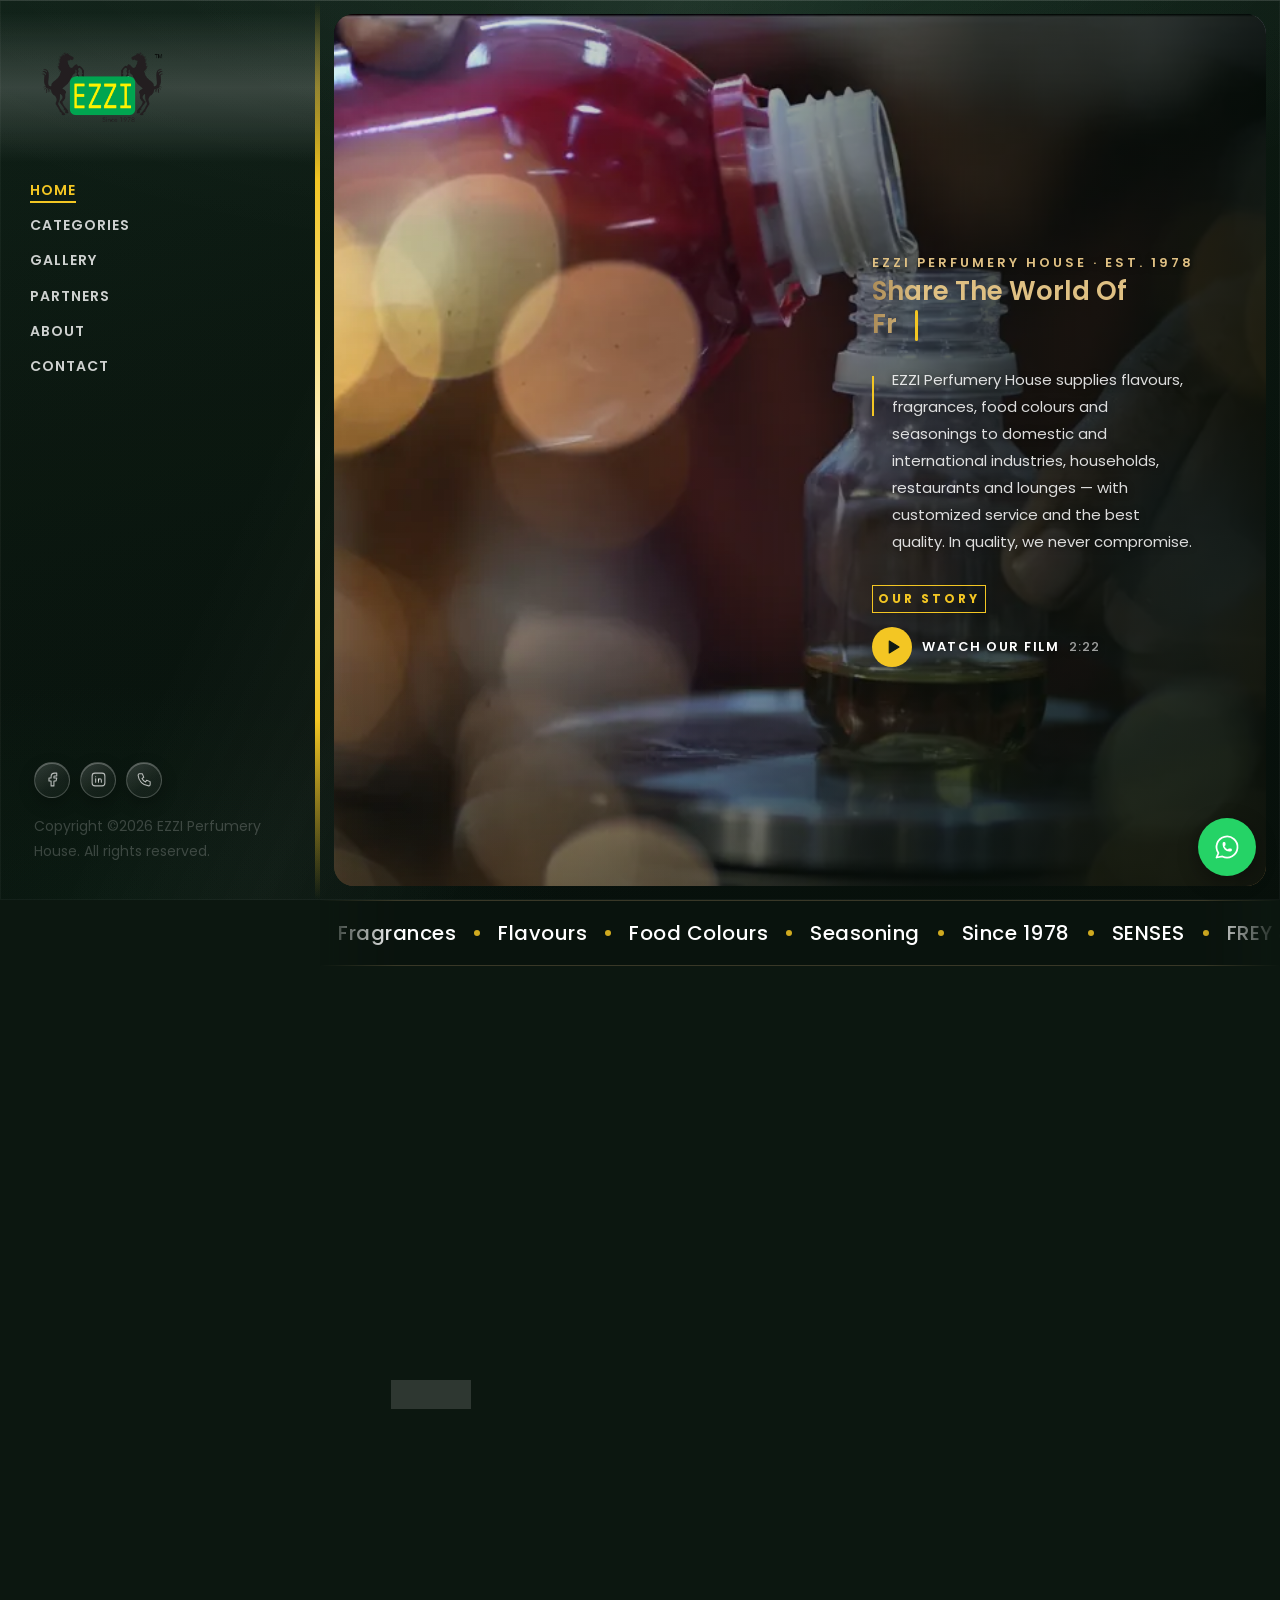
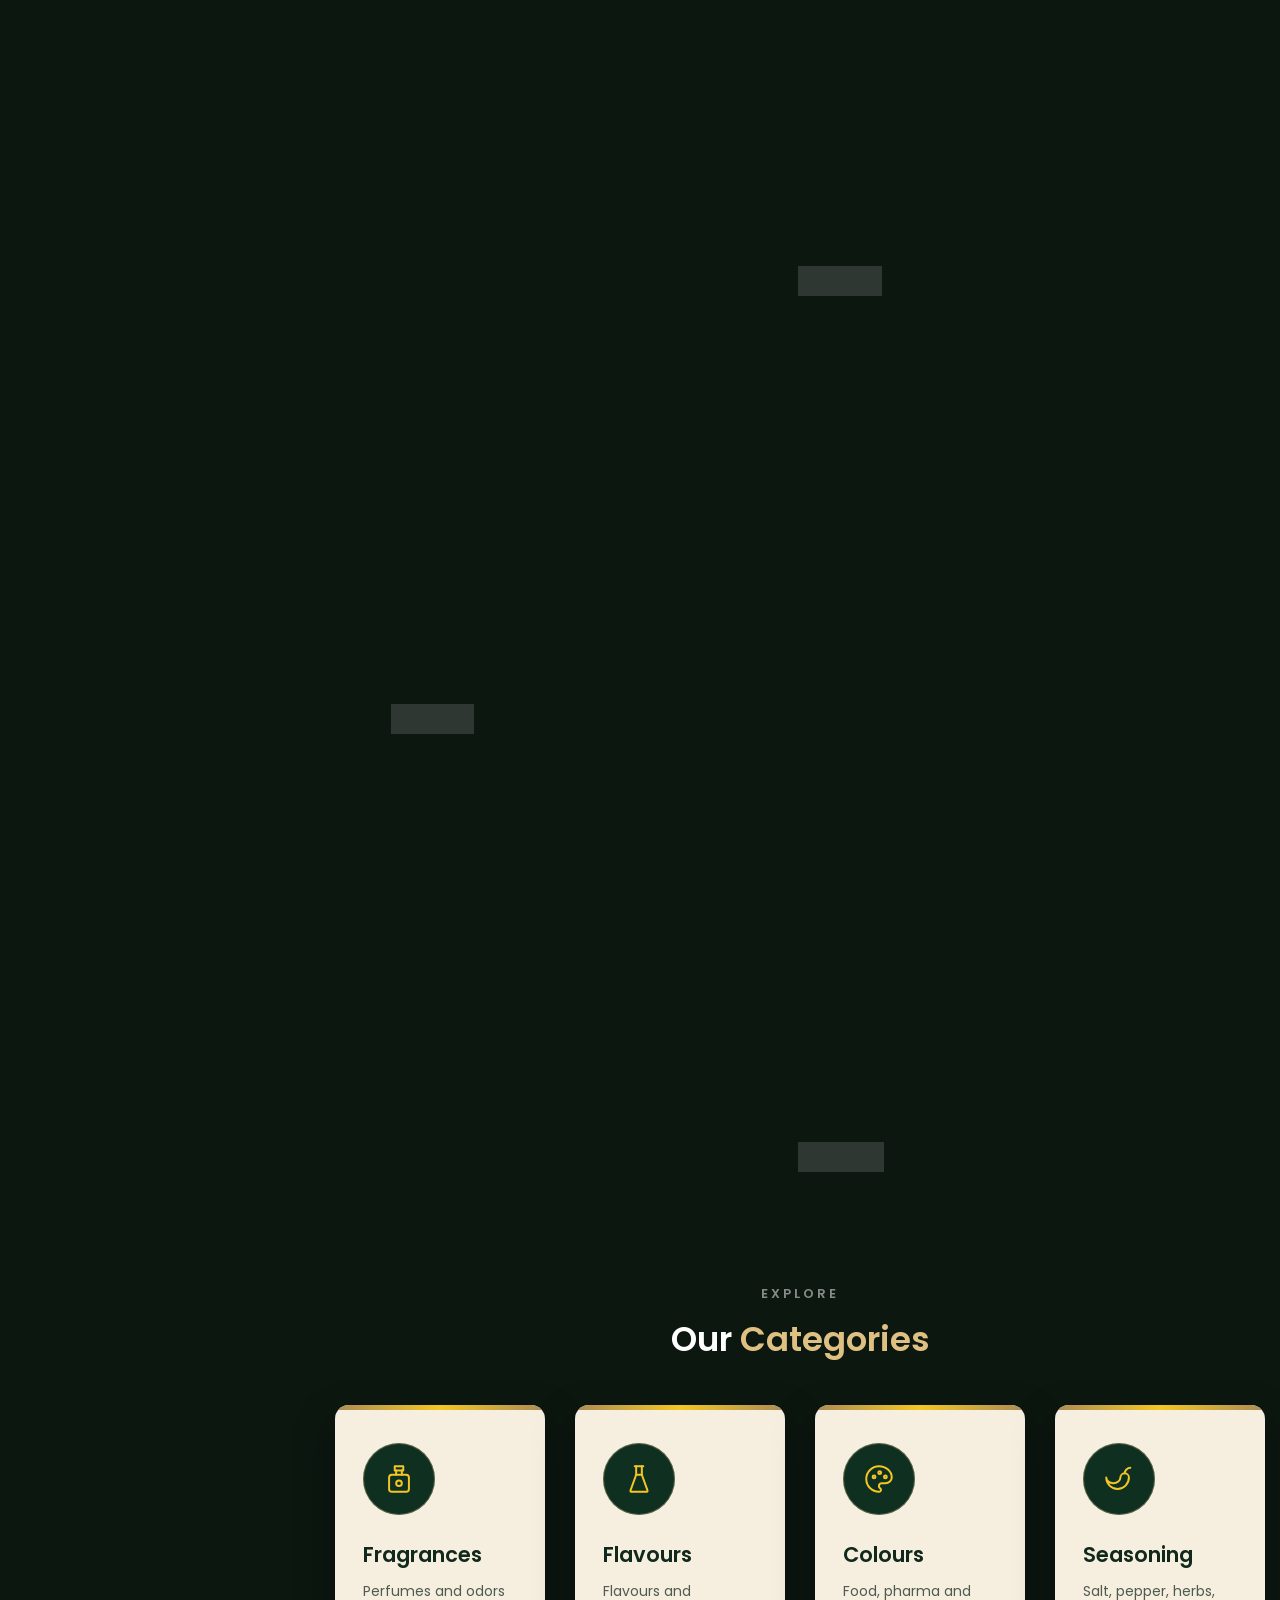
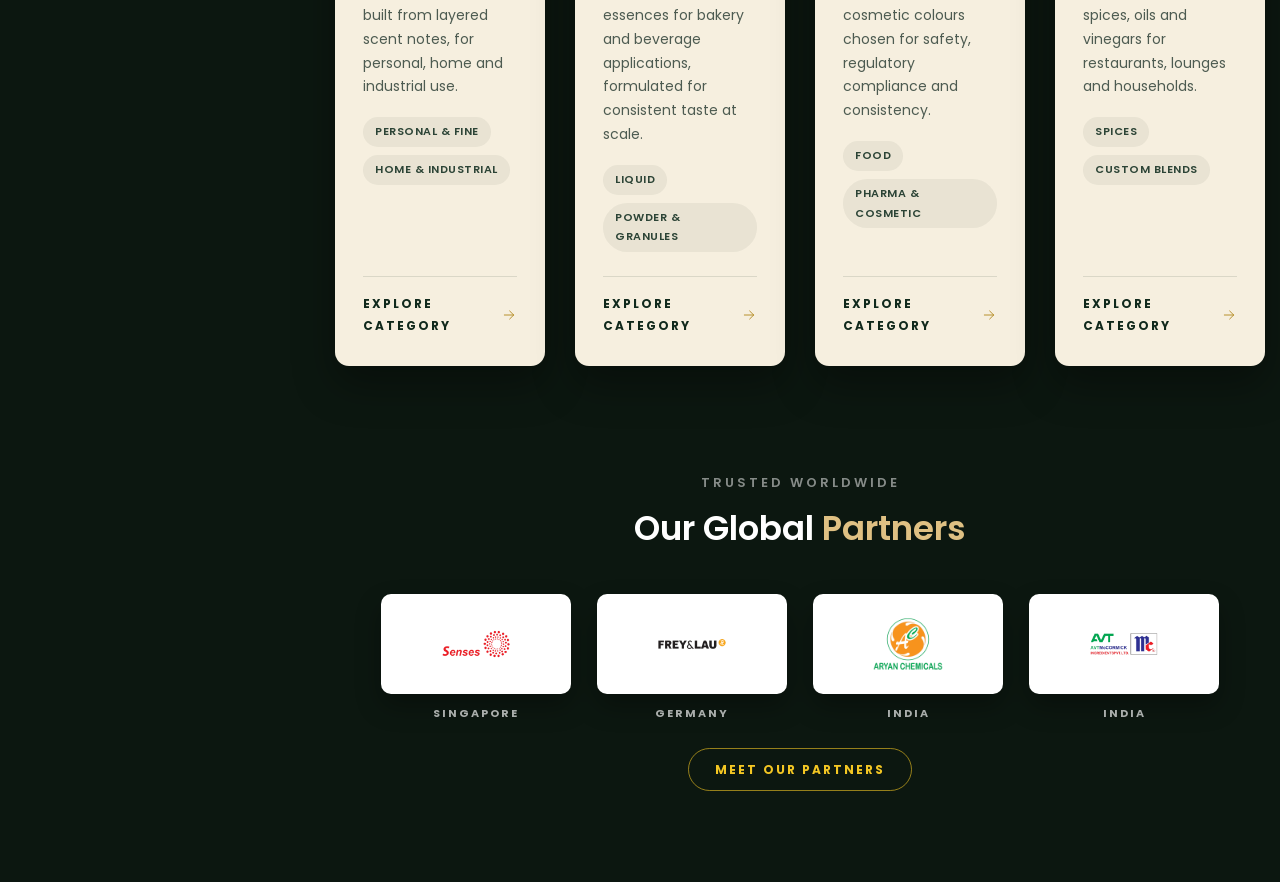
<file: index.html>
<!DOCTYPE html><html lang="en"><head><meta charset="utf-8"><meta name="viewport" content="width=device-width, initial-scale=1, shrink-to-fit=no"><title>EZZI Perfumery House — Flavours, Fragrances, Colours &amp; Seasoning</title><meta name="description" content="EZZI Perfumery House — supplier of flavours, fragrances, food colours and seasonings since 1978. Based in Dhaka, Bangladesh."><link rel="canonical" href="https://ezziph.com/"><link rel="icon" href="/images/1472113510.ico" type="image/x-icon"><link rel="sitemap" href="/sitemap-index.xml"><meta property="og:type" content="website"><meta property="og:site_name" content="EZZI Perfumery House"><meta property="og:title" content="EZZI Perfumery House — Flavours, Fragrances, Colours &amp; Seasoning"><meta property="og:description" content="EZZI Perfumery House — supplier of flavours, fragrances, food colours and seasonings since 1978. Based in Dhaka, Bangladesh."><meta property="og:url" content="https://ezziph.com/"><meta property="og:image" content="https://ezziph.com/images/ezzi/ezzi-hero-optimized.jpg"><meta property="og:locale" content="en_US"><meta name="twitter:card" content="summary_large_image"><script type="application/ld+json">{"@context":"https://schema.org","@graph":[{"@type":"Organization","@id":"https://ezziph.com/#organization","name":"EZZI Perfumery House","url":"https://ezziph.com/","logo":"https://ezziph.com/images/ezzi/ezzi-logo.png","foundingDate":"1978","email":"info@ezziph.com","telephone":"+8801713008394","address":{"@type":"PostalAddress","streetAddress":"56/57 Mitford Road (Bhandari Medicine Market)","addressLocality":"Dhaka","postalCode":"1100","addressCountry":"BD"},"sameAs":["https://www.facebook.com/EZZI-Flavours-Fragrances-419183892177418","https://www.linkedin.com/company/ezzi-flavours-fragrances/"]},{"@type":"WebSite","@id":"https://ezziph.com/#website","url":"https://ezziph.com/","name":"EZZI Perfumery House","publisher":{"@id":"https://ezziph.com/#organization"}}]}</script><link rel="preconnect" href="https://fonts.googleapis.com"><link rel="preconnect" href="https://fonts.gstatic.com" crossorigin><link href="https://fonts.googleapis.com/css?family=Poppins:300,400,500,600,700&display=swap" rel="stylesheet"><link href="https://fonts.googleapis.com/css?family=Abril+Fatface&display=swap" rel="stylesheet"><link rel="stylesheet" href="/css/animate.css"><link rel="stylesheet" href="/css/owl.carousel.min.css"><link rel="stylesheet" href="/css/owl.theme.default.min.css"><link rel="stylesheet" href="/css/magnific-popup.css"><link rel="stylesheet" href="/css/flaticon.css"><link rel="stylesheet" href="/css/style.css"><link rel="stylesheet" href="/css/custom.css"></head><body class="has-video-hero"><div class="ezzi-bg-glass" aria-hidden="true"></div><div id="colorlib-page"><a href="#" class="js-colorlib-nav-toggle colorlib-nav-toggle" aria-label="Open menu"><i></i></a><div class="ezzi-mobile-topbar"><a href="/"><img src="/images/ezzi/ezzi-logo.png" alt="EZZI Perfumery House"></a></div><aside id="colorlib-aside" role="complementary" class="js-fullheight"><h1 id="colorlib-logo" class="mb-4 mb-md-5"><a href="/"><img src="/images/ezzi/ezzi-logo.png" alt="EZZI Perfumery House"></a></h1><nav id="colorlib-main-menu" role="navigation"><ul><li class="colorlib-active"><a href="/">Home</a></li><li><a href="/categories.html">Categories</a></li><li><a href="/gallery.html">Gallery</a></li><li><a href="/partners.html">Partners</a></li><li><a href="/about.html">About</a></li><li><a href="/contact.html">Contact</a></li></ul></nav><div class="colorlib-footer"><div class="ezzi-social mb-3"><a href="https://www.facebook.com/EZZI-Flavours-Fragrances-419183892177418" target="_blank" rel="noopener" aria-label="Facebook"><svg xmlns="http://www.w3.org/2000/svg" viewBox="0 0 24 24" fill="none" stroke="currentColor" stroke-width="1.5" stroke-linecap="round" stroke-linejoin="round" class="ti ti-brand-facebook" aria-hidden="true" focusable="false"><path d="M7 10v4h3v7h4v-7h3l1 -4h-4v-2a1 1 0 0 1 1 -1h3v-4h-3a5 5 0 0 0 -5 5v2h-3" /></svg></a><a href="https://www.linkedin.com/company/ezzi-flavours-fragrances/" target="_blank" rel="noopener" aria-label="LinkedIn"><svg xmlns="http://www.w3.org/2000/svg" viewBox="0 0 24 24" fill="none" stroke="currentColor" stroke-width="1.5" stroke-linecap="round" stroke-linejoin="round" class="ti ti-brand-linkedin" aria-hidden="true" focusable="false"><path d="M8 11v5" />
  <path d="M8 8v.01" />
  <path d="M12 16v-5" />
  <path d="M16 16v-3a2 2 0 1 0 -4 0" />
  <path d="M3 7a4 4 0 0 1 4 -4h10a4 4 0 0 1 4 4v10a4 4 0 0 1 -4 4h-10a4 4 0 0 1 -4 -4l0 -10" /></svg></a><a href="tel:+8801713008394" aria-label="Call EZZI Perfumery House"><svg xmlns="http://www.w3.org/2000/svg" viewBox="0 0 24 24" fill="none" stroke="currentColor" stroke-width="1.5" stroke-linecap="round" stroke-linejoin="round" class="ti ti-phone" aria-hidden="true" focusable="false"><path d="M5 4h4l2 5l-2.5 1.5a11 11 0 0 0 5 5l1.5 -2.5l5 2v4a2 2 0 0 1 -2 2a16 16 0 0 1 -15 -15a2 2 0 0 1 2 -2" /></svg></a></div><p class="pfooter">Copyright &copy;2026 EZZI Perfumery House. All rights reserved.</p></div></aside> <!-- END COLORLIB-ASIDE --><div id="colorlib-main"><section class="ftco-section ftco-no-pt ftco-no-pb"><div class="container-fluid px-0"><div class="row d-flex no-gutters"><div class="col-md-12 portfolio-wrap ezzi-video-hero"><div class="row no-gutters align-items-center js-fullheight"><video class="ezzi-video-hero-media" id="ezziHeroVideo" autoplay muted loop playsinline preload="metadata" poster="/video/ezzi-hero-poster.webp" aria-hidden="true" data-src-wide="/video/ezzi-hero-1080.mp4" data-src-default="/video/ezzi-hero-720.mp4" data-src-portrait="/video/ezzi-hero-portrait.mp4" data-poster-default="/video/ezzi-hero-poster.webp" data-poster-portrait="/video/ezzi-hero-portrait-poster.webp"></video><span class="ezzi-video-hero-shade" aria-hidden="true"></span><div class="col-md-7 col-xl-6 ml-auto ezzi-video-hero-copy"><div class="text pt-5 pl-0 px-lg-5 pl-md-4 ftco-animate"><div class="px-4 px-lg-4"><div class="desc"><div class="top"><span class="subheading">EZZI Perfumery House &middot; Est. 1978</span><h2 class="mb-4" data-typewriter>Share The World Of Fragrance With Us</h2></div><div class="absolute"><p>EZZI Perfumery House supplies flavours, fragrances, food colours and seasonings to domestic and international industries, households, restaurants and lounges &mdash; with customized service and the best quality. In quality, we never compromise.</p></div><p class="ezzi-hero-actions"><a href="/about.html" class="custom-btn">Our Story</a><a href="/video/ezzi-film-720.mp4" class="ezzi-film-btn" id="ezziFilmButton"><span class="ezzi-film-btn-icon"><svg xmlns="http://www.w3.org/2000/svg" viewBox="0 0 24 24" fill="none" stroke="currentColor" stroke-width="1.5" stroke-linecap="round" stroke-linejoin="round" class="ti ti-player-play" aria-hidden="true" focusable="false"><path d="M7 4v16l13 -8l-13 -8" /></svg></span>Watch Our Film <span class="ezzi-film-btn-time">2:22</span></a></p></div></div></div></div></div></div></div></div></section><div class="ezzi-marquee" aria-hidden="true"><div class="ezzi-marquee-track"><div class="ezzi-marquee-group"><span class="ezzi-marquee-word">Fragrances</span><span class="ezzi-marquee-dot"></span><span class="ezzi-marquee-word">Flavours</span><span class="ezzi-marquee-dot"></span><span class="ezzi-marquee-word">Food Colours</span><span class="ezzi-marquee-dot"></span><span class="ezzi-marquee-word">Seasoning</span><span class="ezzi-marquee-dot"></span><span class="ezzi-marquee-word">Since 1978</span><span class="ezzi-marquee-dot"></span><span class="ezzi-marquee-word">SENSES</span><span class="ezzi-marquee-dot"></span><span class="ezzi-marquee-word">FREY &amp; LAU</span><span class="ezzi-marquee-dot"></span><span class="ezzi-marquee-word">Aryan Chemicals</span><span class="ezzi-marquee-dot"></span><span class="ezzi-marquee-word">AVT McCormick</span><span class="ezzi-marquee-dot"></span></div><div class="ezzi-marquee-group"><span class="ezzi-marquee-word">Fragrances</span><span class="ezzi-marquee-dot"></span><span class="ezzi-marquee-word">Flavours</span><span class="ezzi-marquee-dot"></span><span class="ezzi-marquee-word">Food Colours</span><span class="ezzi-marquee-dot"></span><span class="ezzi-marquee-word">Seasoning</span><span class="ezzi-marquee-dot"></span><span class="ezzi-marquee-word">Since 1978</span><span class="ezzi-marquee-dot"></span><span class="ezzi-marquee-word">SENSES</span><span class="ezzi-marquee-dot"></span><span class="ezzi-marquee-word">FREY &amp; LAU</span><span class="ezzi-marquee-dot"></span><span class="ezzi-marquee-word">Aryan Chemicals</span><span class="ezzi-marquee-dot"></span><span class="ezzi-marquee-word">AVT McCormick</span><span class="ezzi-marquee-dot"></span></div></div></div><section class="ezzi-showcase"><article class="ezzi-showcase-card ftco-animate"><a href="/fragrances.html" class="ezzi-showcase-media" tabindex="-1" aria-hidden="true"><img src="/images/ezzi/aromatic-chemicals.webp" alt="" width="893" height="1600" loading="lazy" decoding="async"><span class="ezzi-showcase-chip">01<span> / 04</span></span></a><div class="ezzi-showcase-text"><span class="ezzi-showcase-kicker">Fragrances</span><h2><a href="/fragrances.html">Fragrances &amp; Perfume</a></h2><p>Perfumes built from layered scent notes, for personal, home and industrial use — crafted with decades of blending experience.</p><a href="/fragrances.html" class="ezzi-showcase-link">View Category <svg xmlns="http://www.w3.org/2000/svg" viewBox="0 0 24 24" fill="none" stroke="currentColor" stroke-width="1.5" stroke-linecap="round" stroke-linejoin="round" class="ti ti-arrow-up-right" aria-hidden="true" focusable="false"><path d="M17 7l-10 10" />
  <path d="M8 7l9 0l0 9" /></svg></a></div></article><article class="ezzi-showcase-card ftco-animate is-flipped"><a href="/flavours.html" class="ezzi-showcase-media" tabindex="-1" aria-hidden="true"><img src="/images/ezzi/flavours.webp" alt="" width="893" height="1600" loading="lazy" decoding="async"><span class="ezzi-showcase-chip">02<span> / 04</span></span></a><div class="ezzi-showcase-text"><span class="ezzi-showcase-kicker">Flavours</span><h2><a href="/flavours.html">Flavours for Bakery &amp; Beverage</a></h2><p>A variety of flavours and essences formulated for bakery and beverage applications, made to deliver consistent taste at scale.</p><a href="/flavours.html" class="ezzi-showcase-link">View Category <svg xmlns="http://www.w3.org/2000/svg" viewBox="0 0 24 24" fill="none" stroke="currentColor" stroke-width="1.5" stroke-linecap="round" stroke-linejoin="round" class="ti ti-arrow-up-right" aria-hidden="true" focusable="false"><path d="M17 7l-10 10" />
  <path d="M8 7l9 0l0 9" /></svg></a></div></article><article class="ezzi-showcase-card ftco-animate"><a href="/colours.html" class="ezzi-showcase-media" tabindex="-1" aria-hidden="true"><img src="/images/ezzi/colours.webp" alt="" width="893" height="1600" loading="lazy" decoding="async"><span class="ezzi-showcase-chip">03<span> / 04</span></span></a><div class="ezzi-showcase-text"><span class="ezzi-showcase-kicker">Colours</span><h2><a href="/colours.html">Food Colours</a></h2><p>Food-grade colours for bakeries, beverages and confectionery, chosen for safety, quality and consistency.</p><a href="/colours.html" class="ezzi-showcase-link">View Category <svg xmlns="http://www.w3.org/2000/svg" viewBox="0 0 24 24" fill="none" stroke="currentColor" stroke-width="1.5" stroke-linecap="round" stroke-linejoin="round" class="ti ti-arrow-up-right" aria-hidden="true" focusable="false"><path d="M17 7l-10 10" />
  <path d="M8 7l9 0l0 9" /></svg></a></div></article><article class="ezzi-showcase-card ftco-animate is-flipped"><a href="/seasoning.html" class="ezzi-showcase-media" tabindex="-1" aria-hidden="true"><img src="/images/ezzi/seasoning.webp" alt="" width="893" height="1600" loading="lazy" decoding="async"><span class="ezzi-showcase-chip">04<span> / 04</span></span></a><div class="ezzi-showcase-text"><span class="ezzi-showcase-kicker">Seasoning</span><h2><a href="/seasoning.html">Seasonings &amp; Spices</a></h2><p>Salt, pepper, herbs, spices, oils and vinegars supplied to restaurants, lounges and households alike.</p><a href="/seasoning.html" class="ezzi-showcase-link">View Category <svg xmlns="http://www.w3.org/2000/svg" viewBox="0 0 24 24" fill="none" stroke="currentColor" stroke-width="1.5" stroke-linecap="round" stroke-linejoin="round" class="ti ti-arrow-up-right" aria-hidden="true" focusable="false"><path d="M17 7l-10 10" />
  <path d="M8 7l9 0l0 9" /></svg></a></div></article></section><section class="ftco-section ftco-no-pt ezzi-home-categories"><div class="container"><div class="row justify-content-center"><div class="col-md-9 ezzi-section-heading ftco-animate"><span class="subheading">Explore</span><h2 class="mb-0">Our <span>Categories</span></h2></div></div></div><div class="container"><div class="ezzi-cat-grid"><div class="ezzi-cat-col ftco-animate"><a class="ezzi-cat-card" href="/fragrances.html"><div class="ezzi-icon-wrap"><svg xmlns="http://www.w3.org/2000/svg" viewBox="0 0 24 24" fill="none" stroke="currentColor" stroke-width="1.4" stroke-linecap="round" stroke-linejoin="round" class="ti ti-perfume ezzi-icon" aria-hidden="true" focusable="false"><path d="M10 6v3" />
  <path d="M14 6v3" />
  <path d="M5 11a2 2 0 0 1 2 -2h10a2 2 0 0 1 2 2v8a2 2 0 0 1 -2 2h-10a2 2 0 0 1 -2 -2l0 -8" />
  <path d="M10 15a2 2 0 1 0 4 0a2 2 0 1 0 -4 0" />
  <path d="M9 3h6v3h-6l0 -3" /></svg></div><h3>Fragrances</h3><p>Perfumes and odors built from layered scent notes, for personal, home and industrial use.</p><div class="ezzi-chip-row"><span class="ezzi-chip">Personal &amp; Fine</span><span class="ezzi-chip">Home &amp; Industrial</span></div><span class="ezzi-cat-link">Explore Category <svg xmlns="http://www.w3.org/2000/svg" viewBox="0 0 24 24" fill="none" stroke="currentColor" stroke-width="1.5" stroke-linecap="round" stroke-linejoin="round" class="ti ti-arrow-right" aria-hidden="true" focusable="false"><path d="M5 12l14 0" />
  <path d="M13 18l6 -6" />
  <path d="M13 6l6 6" /></svg></span></a></div><div class="ezzi-cat-col ftco-animate"><a class="ezzi-cat-card" href="/flavours.html"><div class="ezzi-icon-wrap"><svg xmlns="http://www.w3.org/2000/svg" viewBox="0 0 24 24" fill="none" stroke="currentColor" stroke-width="1.4" stroke-linecap="round" stroke-linejoin="round" class="ti ti-flask ezzi-icon" aria-hidden="true" focusable="false"><path d="M9 3l6 0" />
  <path d="M10 9l4 0" />
  <path d="M10 3v6l-4 11a.7 .7 0 0 0 .5 1h11a.7 .7 0 0 0 .5 -1l-4 -11v-6" /></svg></div><h3>Flavours</h3><p>Flavours and essences for bakery and beverage applications, formulated for consistent taste at scale.</p><div class="ezzi-chip-row"><span class="ezzi-chip">Liquid</span><span class="ezzi-chip">Powder &amp; Granules</span></div><span class="ezzi-cat-link">Explore Category <svg xmlns="http://www.w3.org/2000/svg" viewBox="0 0 24 24" fill="none" stroke="currentColor" stroke-width="1.5" stroke-linecap="round" stroke-linejoin="round" class="ti ti-arrow-right" aria-hidden="true" focusable="false"><path d="M5 12l14 0" />
  <path d="M13 18l6 -6" />
  <path d="M13 6l6 6" /></svg></span></a></div><div class="ezzi-cat-col ftco-animate"><a class="ezzi-cat-card" href="/colours.html"><div class="ezzi-icon-wrap"><svg xmlns="http://www.w3.org/2000/svg" viewBox="0 0 24 24" fill="none" stroke="currentColor" stroke-width="1.4" stroke-linecap="round" stroke-linejoin="round" class="ti ti-palette ezzi-icon" aria-hidden="true" focusable="false"><path d="M12 21a9 9 0 0 1 0 -18c4.97 0 9 3.582 9 8c0 1.06 -.474 2.078 -1.318 2.828c-.844 .75 -1.989 1.172 -3.182 1.172h-2.5a2 2 0 0 0 -1 3.75a1.3 1.3 0 0 1 -1 2.25" />
  <path d="M7.5 10.5a1 1 0 1 0 2 0a1 1 0 1 0 -2 0" />
  <path d="M11.5 7.5a1 1 0 1 0 2 0a1 1 0 1 0 -2 0" />
  <path d="M15.5 10.5a1 1 0 1 0 2 0a1 1 0 1 0 -2 0" /></svg></div><h3>Colours</h3><p>Food, pharma and cosmetic colours chosen for safety, regulatory compliance and consistency.</p><div class="ezzi-chip-row"><span class="ezzi-chip">Food</span><span class="ezzi-chip">Pharma &amp; Cosmetic</span></div><span class="ezzi-cat-link">Explore Category <svg xmlns="http://www.w3.org/2000/svg" viewBox="0 0 24 24" fill="none" stroke="currentColor" stroke-width="1.5" stroke-linecap="round" stroke-linejoin="round" class="ti ti-arrow-right" aria-hidden="true" focusable="false"><path d="M5 12l14 0" />
  <path d="M13 18l6 -6" />
  <path d="M13 6l6 6" /></svg></span></a></div><div class="ezzi-cat-col ftco-animate"><a class="ezzi-cat-card" href="/seasoning.html"><div class="ezzi-icon-wrap"><svg xmlns="http://www.w3.org/2000/svg" viewBox="0 0 24 24" fill="none" stroke="currentColor" stroke-width="1.4" stroke-linecap="round" stroke-linejoin="round" class="ti ti-pepper ezzi-icon" aria-hidden="true" focusable="false"><path d="M13 11c0 2.21 -2.239 4 -5 4s-5 -1.79 -5 -4a8 8 0 1 0 16 0a3 3 0 0 0 -6 0" />
  <path d="M16 8c0 -2 2 -4 4 -4" /></svg></div><h3>Seasoning</h3><p>Salt, pepper, herbs, spices, oils and vinegars for restaurants, lounges and households.</p><div class="ezzi-chip-row"><span class="ezzi-chip">Spices</span><span class="ezzi-chip">Custom Blends</span></div><span class="ezzi-cat-link">Explore Category <svg xmlns="http://www.w3.org/2000/svg" viewBox="0 0 24 24" fill="none" stroke="currentColor" stroke-width="1.5" stroke-linecap="round" stroke-linejoin="round" class="ti ti-arrow-right" aria-hidden="true" focusable="false"><path d="M5 12l14 0" />
  <path d="M13 18l6 -6" />
  <path d="M13 6l6 6" /></svg></span></a></div></div></div></section><section class="ftco-section ftco-no-pt"><div class="container"><div class="row justify-content-center"><div class="col-md-9 ezzi-section-heading ftco-animate"><span class="subheading">Trusted Worldwide</span><h2 class="mb-0">Our Global <span>Partners</span></h2></div></div><div class="row justify-content-center"><div class="col-12 text-center ftco-animate"><div class="ezzi-partner-strip"><div class="ezzi-partner-item"><a href="/partners.html#senses" class="ezzi-partner-badge"><img src="/images/ezzi/senses-logo.png" alt="SENSES"></a><span class="ezzi-partner-country">Singapore</span></div><div class="ezzi-partner-item"><a href="/partners.html#freylau" class="ezzi-partner-badge"><img src="/images/ezzi/freylau-logo.png" alt="FREY &amp; LAU"></a><span class="ezzi-partner-country">Germany</span></div><div class="ezzi-partner-item"><a href="/partners.html#aryan" class="ezzi-partner-badge"><img src="/images/ezzi/aryan-logo.png" alt="Aryan Chemicals"></a><span class="ezzi-partner-country">India</span></div><div class="ezzi-partner-item"><a href="/partners.html#avt" class="ezzi-partner-badge"><img src="/images/ezzi/avt-logo.png" alt="AVT McCormick"></a><span class="ezzi-partner-country">India</span></div></div><p class="mt-4"><a href="/partners.html" class="ezzi-pill-btn">Meet Our Partners</a></p></div></div></div></section></div><!-- END COLORLIB-MAIN --></div><!-- END COLORLIB-PAGE --><!-- loader --><div id="ftco-loader" class="show fullscreen"><svg class="circular" width="48px" height="48px"><circle class="path-bg" cx="24" cy="24" r="22" fill="none" stroke-width="4" stroke="#eeeeee"></circle><circle class="path" cx="24" cy="24" r="22" fill="none" stroke-width="4" stroke-miterlimit="10" stroke="#F96D00"></circle></svg></div><!-- Floating WhatsApp chat widget --><div class="ezzi-whatsapp" id="ezziWhatsapp"><div class="ezzi-whatsapp-panel"><div class="ezzi-whatsapp-header"><svg xmlns="http://www.w3.org/2000/svg" viewBox="0 0 24 24" fill="none" stroke="currentColor" stroke-width="1.5" stroke-linecap="round" stroke-linejoin="round" class="ti ti-brand-whatsapp" aria-hidden="true" focusable="false"><path d="M3 21l1.65 -3.8a9 9 0 1 1 3.4 2.9l-5.05 .9" />
  <path d="M9 10a.5 .5 0 0 0 1 0v-1a.5 .5 0 0 0 -1 0v1a5 5 0 0 0 5 5h1a.5 .5 0 0 0 0 -1h-1a.5 .5 0 0 0 0 1" /></svg><span class="ezzi-whatsapp-header-title">Let&rsquo;s chat on WhatsApp</span><button type="button" class="ezzi-whatsapp-close" id="ezziWhatsappClose" aria-label="Close chat">&#9660;</button></div><div class="ezzi-whatsapp-body"><div class="ezzi-whatsapp-bubble"><span class="ezzi-whatsapp-bubble-name">EZZI Perfumery House</span><p>How can I help you? :)</p></div></div><form class="ezzi-whatsapp-input" id="ezziWhatsappForm"><input type="text" id="ezziWhatsappText" placeholder="Write your message..." autocomplete="off" aria-label="Your WhatsApp message"><button type="submit" aria-label="Send on WhatsApp"><svg xmlns="http://www.w3.org/2000/svg" viewBox="0 0 24 24" fill="none" stroke="currentColor" stroke-width="1.5" stroke-linecap="round" stroke-linejoin="round" class="ti ti-send" aria-hidden="true" focusable="false"><path d="M10 14l11 -11" />
  <path d="M21 3l-6.5 18a.55 .55 0 0 1 -1 0l-3.5 -7l-7 -3.5a.55 .55 0 0 1 0 -1l18 -6.5" /></svg></button></form></div><button type="button" class="ezzi-whatsapp-toggle" id="ezziWhatsappToggle" aria-label="Chat on WhatsApp"><svg xmlns="http://www.w3.org/2000/svg" viewBox="0 0 24 24" fill="none" stroke="currentColor" stroke-width="1.5" stroke-linecap="round" stroke-linejoin="round" class="ti ti-brand-whatsapp" aria-hidden="true" focusable="false"><path d="M3 21l1.65 -3.8a9 9 0 1 1 3.4 2.9l-5.05 .9" />
  <path d="M9 10a.5 .5 0 0 0 1 0v-1a.5 .5 0 0 0 -1 0v1a5 5 0 0 0 5 5h1a.5 .5 0 0 0 0 -1h-1a.5 .5 0 0 0 0 1" /></svg></button></div><script src="/js/jquery.min.js"></script><script src="/js/jquery-migrate-3.0.1.min.js"></script><script src="/js/popper.min.js"></script><script src="/js/bootstrap.min.js"></script><script src="/js/jquery.easing.1.3.js"></script><script src="/js/jquery.waypoints.min.js"></script><script src="/js/jquery.stellar.min.js"></script><script src="/js/owl.carousel.min.js"></script><script src="/js/jquery.magnific-popup.min.js"></script><script src="/js/jquery.animateNumber.min.js"></script><script src="/js/scrollax.min.js"></script><script src="/js/main.js"></script><script src="/js/ezzi-whatsapp.js"></script><script>
		// Phone/tablet header: transparent at the top of the page (over the
		// video on the homepage), solid once the visitor scrolls into content.
		(function () {
			var bar = document.querySelector('.ezzi-mobile-topbar');
			if (!bar) return;
			var hero = document.querySelector('.ezzi-video-hero');
			var ticking = false;
			function update() {
				ticking = false;
				var solid = hero ? hero.getBoundingClientRect().bottom <= bar.offsetHeight : window.scrollY > 8;
				bar.classList.toggle('is-solid', solid);
			}
			function onScroll() {
				if (!ticking) { ticking = true; requestAnimationFrame(update); }
			}
			window.addEventListener('scroll', onScroll, { passive: true });
			window.addEventListener('resize', onScroll);
			update();
		})();
	</script><script>
		(function () {
			var video = document.getElementById('ezziHeroVideo');
			if (!video) return;

			var reduceMotion = window.matchMedia('(prefers-reduced-motion: reduce)').matches;
			var saveData = navigator.connection && navigator.connection.saveData;
			var autoplay = !(reduceMotion || saveData);

			// Pick the right cut for the screen: portrait phones get the
			// two-row stacked version (a landscape video would be cropped to a
			// sliver), large screens the 1080p loop, everything else 720p.
			var portraitMq = window.matchMedia('(max-width: 767.98px) and (orientation: portrait)');
			var wideMq = window.matchMedia('(min-width: 1200px)');
			function pickSource() {
				var portrait = portraitMq.matches;
				var src = portrait ? video.dataset.srcPortrait : wideMq.matches ? video.dataset.srcWide : video.dataset.srcDefault;
				video.poster = portrait ? video.dataset.posterPortrait : video.dataset.posterDefault;
				if (video.getAttribute('src') === src) return;
				video.src = src;
				if (autoplay) video.play().catch(function () {});
			}
			pickSource();
			[portraitMq, wideMq].forEach(function (mq) {
				if (mq.addEventListener) mq.addEventListener('change', pickSource);
				else mq.addListener(pickSource);
			});

			// Respect visitors who ask for less motion or less data: show the
			// still poster frame instead of playing the background loop.
			if (!autoplay) {
				video.removeAttribute('autoplay');
				video.pause();
			}

			// Pause the loop while the hero is scrolled out of view (saves battery).
			if (autoplay && 'IntersectionObserver' in window) {
				new IntersectionObserver(function (entries) {
					if (entries[0].isIntersecting) video.play().catch(function () {});
					else video.pause();
				}, { threshold: 0.15 }).observe(video);
			}

			// "Watch Our Film": the full film with sound, in a lightbox. Without
			// JavaScript the link simply opens the video file.
			var filmButton = document.getElementById('ezziFilmButton');
			if (filmButton && window.jQuery && jQuery.fn.magnificPopup) {
				filmButton.addEventListener('click', function (e) {
					e.preventDefault();
					video.pause();
					var wrap = document.createElement('div');
					wrap.className = 'ezzi-film-popup';
					var film = document.createElement('video');
					film.controls = true;
					film.autoplay = true;
					film.playsInline = true;
					film.preload = 'auto';
					film.poster = '/video/ezzi-film-poster.webp';
					film.src = filmButton.getAttribute('href');
					wrap.appendChild(film);
					jQuery.magnificPopup.open({
						type: 'inline',
						mainClass: 'mfp-fade',
						removalDelay: 160,
						items: { src: jQuery(wrap) },
						callbacks: {
							open: function () { document.body.classList.add('ezzi-lightbox-open'); },
							close: function () {
								document.body.classList.remove('ezzi-lightbox-open');
								if (autoplay) video.play().catch(function () {});
							},
						},
					});
				});
			}
		})();

		// Typewriter hero title. The heading's text stays in the HTML (for
		// search engines and no-JS visitors); here each letter is wrapped and
		// revealed in turn, with a caret that blinks once typing finishes.
		(function () {
			var heading = document.querySelector('[data-typewriter]');
			if (!heading || window.matchMedia('(prefers-reduced-motion: reduce)').matches) return;

			var text = heading.textContent.replace(/\s+/g, ' ').trim();
			var chars = [];
			var frag = document.createDocumentFragment();
			text.split(' ').forEach(function (word, i, words) {
				var w = document.createElement('span');
				w.className = 'tw-word';
				w.setAttribute('aria-hidden', 'true');
				for (var j = 0; j < word.length; j++) {
					var c = document.createElement('span');
					c.className = 'tw-char';
					c.textContent = word[j];
					w.appendChild(c);
					chars.push(c);
				}
				frag.appendChild(w);
				if (i < words.length - 1) frag.appendChild(document.createTextNode(' '));
			});
			heading.setAttribute('aria-label', text);
			heading.textContent = '';
			heading.appendChild(frag);
			heading.classList.add('is-typing');

			function type(i) {
				if (i > 0) chars[i - 1].classList.remove('is-caret');
				if (i === chars.length) {
					chars[i - 1].classList.add('is-caret');
					heading.classList.add('is-typed');
					return;
				}
				chars[i].classList.add('is-shown', 'is-caret');
				var endOfWord = i + 1 < chars.length && chars[i + 1].parentNode !== chars[i].parentNode;
				setTimeout(function () { type(i + 1); }, 40 + Math.random() * 30 + (endOfWord ? 80 : 0));
			}
			function start() { setTimeout(function () { type(0); }, 600); }
			if (document.readyState === 'complete') start();
			else window.addEventListener('load', start);
		})();
	</script></body></html>
</file>
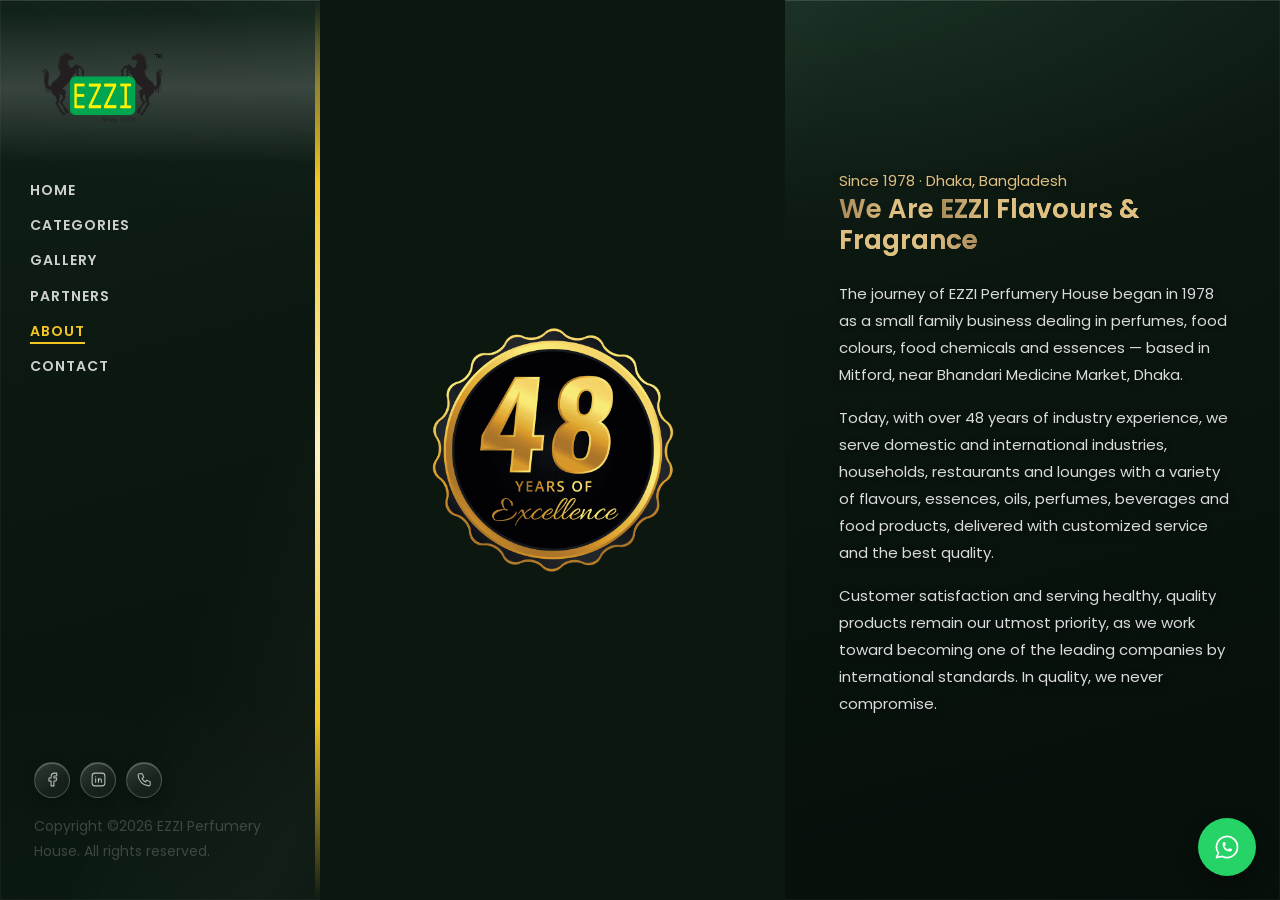
<file: about.html>
<!DOCTYPE html><html lang="en"><head><meta charset="utf-8"><meta name="viewport" content="width=device-width, initial-scale=1, shrink-to-fit=no"><title>About Us - EZZI Perfumery House</title><meta name="description" content="EZZI Perfumery House began in 1978 as a family business in Mitford, Dhaka. Today we supply flavours, fragrances, colours and seasonings to industry and households."><link rel="canonical" href="https://ezziph.com/about.html"><link rel="icon" href="/images/1472113510.ico" type="image/x-icon"><link rel="sitemap" href="/sitemap-index.xml"><meta property="og:type" content="website"><meta property="og:site_name" content="EZZI Perfumery House"><meta property="og:title" content="About Us - EZZI Perfumery House"><meta property="og:description" content="EZZI Perfumery House began in 1978 as a family business in Mitford, Dhaka. Today we supply flavours, fragrances, colours and seasonings to industry and households."><meta property="og:url" content="https://ezziph.com/about.html"><meta property="og:image" content="https://ezziph.com/images/ezzi/ezzi-hero-optimized.jpg"><meta property="og:locale" content="en_US"><meta name="twitter:card" content="summary_large_image"><script type="application/ld+json">{"@context":"https://schema.org","@graph":[{"@type":"Organization","@id":"https://ezziph.com/#organization","name":"EZZI Perfumery House","url":"https://ezziph.com/","logo":"https://ezziph.com/images/ezzi/ezzi-logo.png","foundingDate":"1978","email":"info@ezziph.com","telephone":"+8801713008394","address":{"@type":"PostalAddress","streetAddress":"56/57 Mitford Road (Bhandari Medicine Market)","addressLocality":"Dhaka","postalCode":"1100","addressCountry":"BD"},"sameAs":["https://www.facebook.com/EZZI-Flavours-Fragrances-419183892177418","https://www.linkedin.com/company/ezzi-flavours-fragrances/"]},{"@type":"WebSite","@id":"https://ezziph.com/#website","url":"https://ezziph.com/","name":"EZZI Perfumery House","publisher":{"@id":"https://ezziph.com/#organization"}}]}</script><link rel="preconnect" href="https://fonts.googleapis.com"><link rel="preconnect" href="https://fonts.gstatic.com" crossorigin><link href="https://fonts.googleapis.com/css?family=Poppins:300,400,500,600,700&display=swap" rel="stylesheet"><link href="https://fonts.googleapis.com/css?family=Abril+Fatface&display=swap" rel="stylesheet"><link rel="stylesheet" href="/css/animate.css"><link rel="stylesheet" href="/css/owl.carousel.min.css"><link rel="stylesheet" href="/css/owl.theme.default.min.css"><link rel="stylesheet" href="/css/magnific-popup.css"><link rel="stylesheet" href="/css/flaticon.css"><link rel="stylesheet" href="/css/style.css"><link rel="stylesheet" href="/css/custom.css"></head><body><div class="ezzi-bg-glass" aria-hidden="true"></div><div id="colorlib-page"><a href="#" class="js-colorlib-nav-toggle colorlib-nav-toggle" aria-label="Open menu"><i></i></a><div class="ezzi-mobile-topbar"><a href="/"><img src="/images/ezzi/ezzi-logo.png" alt="EZZI Perfumery House"></a></div><aside id="colorlib-aside" role="complementary" class="js-fullheight"><h1 id="colorlib-logo" class="mb-4 mb-md-5"><a href="/"><img src="/images/ezzi/ezzi-logo.png" alt="EZZI Perfumery House"></a></h1><nav id="colorlib-main-menu" role="navigation"><ul><li><a href="/">Home</a></li><li><a href="/categories.html">Categories</a></li><li><a href="/gallery.html">Gallery</a></li><li><a href="/partners.html">Partners</a></li><li class="colorlib-active"><a href="/about.html">About</a></li><li><a href="/contact.html">Contact</a></li></ul></nav><div class="colorlib-footer"><div class="ezzi-social mb-3"><a href="https://www.facebook.com/EZZI-Flavours-Fragrances-419183892177418" target="_blank" rel="noopener" aria-label="Facebook"><svg xmlns="http://www.w3.org/2000/svg" viewBox="0 0 24 24" fill="none" stroke="currentColor" stroke-width="1.5" stroke-linecap="round" stroke-linejoin="round" class="ti ti-brand-facebook" aria-hidden="true" focusable="false"><path d="M7 10v4h3v7h4v-7h3l1 -4h-4v-2a1 1 0 0 1 1 -1h3v-4h-3a5 5 0 0 0 -5 5v2h-3" /></svg></a><a href="https://www.linkedin.com/company/ezzi-flavours-fragrances/" target="_blank" rel="noopener" aria-label="LinkedIn"><svg xmlns="http://www.w3.org/2000/svg" viewBox="0 0 24 24" fill="none" stroke="currentColor" stroke-width="1.5" stroke-linecap="round" stroke-linejoin="round" class="ti ti-brand-linkedin" aria-hidden="true" focusable="false"><path d="M8 11v5" />
  <path d="M8 8v.01" />
  <path d="M12 16v-5" />
  <path d="M16 16v-3a2 2 0 1 0 -4 0" />
  <path d="M3 7a4 4 0 0 1 4 -4h10a4 4 0 0 1 4 4v10a4 4 0 0 1 -4 4h-10a4 4 0 0 1 -4 -4l0 -10" /></svg></a><a href="tel:+8801713008394" aria-label="Call EZZI Perfumery House"><svg xmlns="http://www.w3.org/2000/svg" viewBox="0 0 24 24" fill="none" stroke="currentColor" stroke-width="1.5" stroke-linecap="round" stroke-linejoin="round" class="ti ti-phone" aria-hidden="true" focusable="false"><path d="M5 4h4l2 5l-2.5 1.5a11 11 0 0 0 5 5l1.5 -2.5l5 2v4a2 2 0 0 1 -2 2a16 16 0 0 1 -15 -15a2 2 0 0 1 2 -2" /></svg></a></div><p class="pfooter">Copyright &copy;2026 EZZI Perfumery House. All rights reserved.</p></div></aside> <!-- END COLORLIB-ASIDE --><div id="colorlib-main"><section class="ftco-about img ftco-section ftco-no-pt ftco-no-pb" id="about-section"><div class="container-fluid px-0"><div class="row d-flex"><div class="col-md-6 d-flex"><div class="img d-flex align-self-stretch align-items-center js-fullheight" style="background-image:url(/images/ezzi/48-years-of-excellence-optimized.png);"></div></div><div class="col-md-6 d-flex align-items-center"><div class="text px-4 pt-5 pt-md-0 px-md-4 pr-md-5 ftco-animate"><span class="subheading">Since 1978 &middot; Dhaka, Bangladesh</span><h2 class="mb-4">We Are <span>EZZI Flavours &amp; Fragrance</span></h2><p>The journey of EZZI Perfumery House began in 1978 as a small family business dealing in perfumes, food colours, food chemicals and essences &mdash; based in Mitford, near Bhandari Medicine Market, Dhaka.</p><p>Today, with over 48 years of industry experience, we serve domestic and international industries, households, restaurants and lounges with a variety of flavours, essences, oils, perfumes, beverages and food products, delivered with customized service and the best quality.</p><p>Customer satisfaction and serving healthy, quality products remain our utmost priority, as we work toward becoming one of the leading companies by international standards. In quality, we never compromise.</p></div></div></div></div></section></div><!-- END COLORLIB-MAIN --></div><!-- END COLORLIB-PAGE --><!-- loader --><div id="ftco-loader" class="show fullscreen"><svg class="circular" width="48px" height="48px"><circle class="path-bg" cx="24" cy="24" r="22" fill="none" stroke-width="4" stroke="#eeeeee"></circle><circle class="path" cx="24" cy="24" r="22" fill="none" stroke-width="4" stroke-miterlimit="10" stroke="#F96D00"></circle></svg></div><!-- Floating WhatsApp chat widget --><div class="ezzi-whatsapp" id="ezziWhatsapp"><div class="ezzi-whatsapp-panel"><div class="ezzi-whatsapp-header"><svg xmlns="http://www.w3.org/2000/svg" viewBox="0 0 24 24" fill="none" stroke="currentColor" stroke-width="1.5" stroke-linecap="round" stroke-linejoin="round" class="ti ti-brand-whatsapp" aria-hidden="true" focusable="false"><path d="M3 21l1.65 -3.8a9 9 0 1 1 3.4 2.9l-5.05 .9" />
  <path d="M9 10a.5 .5 0 0 0 1 0v-1a.5 .5 0 0 0 -1 0v1a5 5 0 0 0 5 5h1a.5 .5 0 0 0 0 -1h-1a.5 .5 0 0 0 0 1" /></svg><span class="ezzi-whatsapp-header-title">Let&rsquo;s chat on WhatsApp</span><button type="button" class="ezzi-whatsapp-close" id="ezziWhatsappClose" aria-label="Close chat">&#9660;</button></div><div class="ezzi-whatsapp-body"><div class="ezzi-whatsapp-bubble"><span class="ezzi-whatsapp-bubble-name">EZZI Perfumery House</span><p>How can I help you? :)</p></div></div><form class="ezzi-whatsapp-input" id="ezziWhatsappForm"><input type="text" id="ezziWhatsappText" placeholder="Write your message..." autocomplete="off" aria-label="Your WhatsApp message"><button type="submit" aria-label="Send on WhatsApp"><svg xmlns="http://www.w3.org/2000/svg" viewBox="0 0 24 24" fill="none" stroke="currentColor" stroke-width="1.5" stroke-linecap="round" stroke-linejoin="round" class="ti ti-send" aria-hidden="true" focusable="false"><path d="M10 14l11 -11" />
  <path d="M21 3l-6.5 18a.55 .55 0 0 1 -1 0l-3.5 -7l-7 -3.5a.55 .55 0 0 1 0 -1l18 -6.5" /></svg></button></form></div><button type="button" class="ezzi-whatsapp-toggle" id="ezziWhatsappToggle" aria-label="Chat on WhatsApp"><svg xmlns="http://www.w3.org/2000/svg" viewBox="0 0 24 24" fill="none" stroke="currentColor" stroke-width="1.5" stroke-linecap="round" stroke-linejoin="round" class="ti ti-brand-whatsapp" aria-hidden="true" focusable="false"><path d="M3 21l1.65 -3.8a9 9 0 1 1 3.4 2.9l-5.05 .9" />
  <path d="M9 10a.5 .5 0 0 0 1 0v-1a.5 .5 0 0 0 -1 0v1a5 5 0 0 0 5 5h1a.5 .5 0 0 0 0 -1h-1a.5 .5 0 0 0 0 1" /></svg></button></div><script src="/js/jquery.min.js"></script><script src="/js/jquery-migrate-3.0.1.min.js"></script><script src="/js/popper.min.js"></script><script src="/js/bootstrap.min.js"></script><script src="/js/jquery.easing.1.3.js"></script><script src="/js/jquery.waypoints.min.js"></script><script src="/js/jquery.stellar.min.js"></script><script src="/js/owl.carousel.min.js"></script><script src="/js/jquery.magnific-popup.min.js"></script><script src="/js/jquery.animateNumber.min.js"></script><script src="/js/scrollax.min.js"></script><script src="/js/main.js"></script><script src="/js/ezzi-whatsapp.js"></script><script>
		// Phone/tablet header: transparent at the top of the page (over the
		// video on the homepage), solid once the visitor scrolls into content.
		(function () {
			var bar = document.querySelector('.ezzi-mobile-topbar');
			if (!bar) return;
			var hero = document.querySelector('.ezzi-video-hero');
			var ticking = false;
			function update() {
				ticking = false;
				var solid = hero ? hero.getBoundingClientRect().bottom <= bar.offsetHeight : window.scrollY > 8;
				bar.classList.toggle('is-solid', solid);
			}
			function onScroll() {
				if (!ticking) { ticking = true; requestAnimationFrame(update); }
			}
			window.addEventListener('scroll', onScroll, { passive: true });
			window.addEventListener('resize', onScroll);
			update();
		})();
	</script></body></html>
</file>
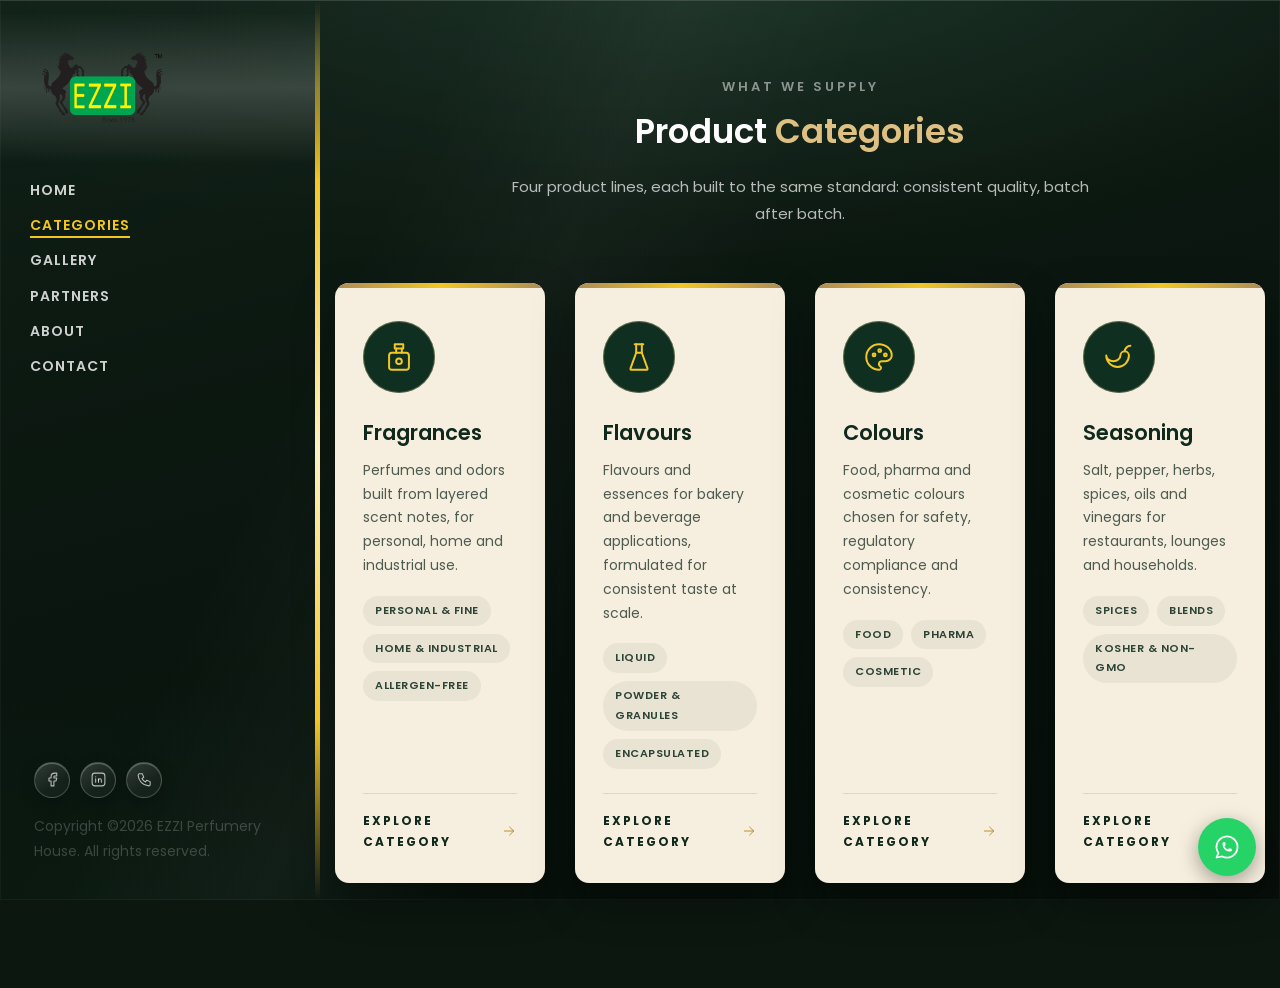
<file: categories.html>
<!DOCTYPE html><html lang="en"><head><meta charset="utf-8"><meta name="viewport" content="width=device-width, initial-scale=1, shrink-to-fit=no"><title>Product Categories - EZZI Perfumery House</title><meta name="description" content="EZZI Perfumery House's four product lines — fragrances, flavours, food, pharma and cosmetic colours, and seasonings — with consistent quality, batch after batch."><link rel="canonical" href="https://ezziph.com/categories.html"><link rel="icon" href="/images/1472113510.ico" type="image/x-icon"><link rel="sitemap" href="/sitemap-index.xml"><meta property="og:type" content="website"><meta property="og:site_name" content="EZZI Perfumery House"><meta property="og:title" content="Product Categories - EZZI Perfumery House"><meta property="og:description" content="EZZI Perfumery House's four product lines — fragrances, flavours, food, pharma and cosmetic colours, and seasonings — with consistent quality, batch after batch."><meta property="og:url" content="https://ezziph.com/categories.html"><meta property="og:image" content="https://ezziph.com/images/ezzi/ezzi-hero-optimized.jpg"><meta property="og:locale" content="en_US"><meta name="twitter:card" content="summary_large_image"><script type="application/ld+json">{"@context":"https://schema.org","@graph":[{"@type":"Organization","@id":"https://ezziph.com/#organization","name":"EZZI Perfumery House","url":"https://ezziph.com/","logo":"https://ezziph.com/images/ezzi/ezzi-logo.png","foundingDate":"1978","email":"info@ezziph.com","telephone":"+8801713008394","address":{"@type":"PostalAddress","streetAddress":"56/57 Mitford Road (Bhandari Medicine Market)","addressLocality":"Dhaka","postalCode":"1100","addressCountry":"BD"},"sameAs":["https://www.facebook.com/EZZI-Flavours-Fragrances-419183892177418","https://www.linkedin.com/company/ezzi-flavours-fragrances/"]},{"@type":"WebSite","@id":"https://ezziph.com/#website","url":"https://ezziph.com/","name":"EZZI Perfumery House","publisher":{"@id":"https://ezziph.com/#organization"}}]}</script><link rel="preconnect" href="https://fonts.googleapis.com"><link rel="preconnect" href="https://fonts.gstatic.com" crossorigin><link href="https://fonts.googleapis.com/css?family=Poppins:300,400,500,600,700&display=swap" rel="stylesheet"><link href="https://fonts.googleapis.com/css?family=Abril+Fatface&display=swap" rel="stylesheet"><link rel="stylesheet" href="/css/animate.css"><link rel="stylesheet" href="/css/owl.carousel.min.css"><link rel="stylesheet" href="/css/owl.theme.default.min.css"><link rel="stylesheet" href="/css/magnific-popup.css"><link rel="stylesheet" href="/css/flaticon.css"><link rel="stylesheet" href="/css/style.css"><link rel="stylesheet" href="/css/custom.css"></head><body><div class="ezzi-bg-glass" aria-hidden="true"></div><div id="colorlib-page"><a href="#" class="js-colorlib-nav-toggle colorlib-nav-toggle" aria-label="Open menu"><i></i></a><div class="ezzi-mobile-topbar"><a href="/"><img src="/images/ezzi/ezzi-logo.png" alt="EZZI Perfumery House"></a></div><aside id="colorlib-aside" role="complementary" class="js-fullheight"><h1 id="colorlib-logo" class="mb-4 mb-md-5"><a href="/"><img src="/images/ezzi/ezzi-logo.png" alt="EZZI Perfumery House"></a></h1><nav id="colorlib-main-menu" role="navigation"><ul><li><a href="/">Home</a></li><li class="colorlib-active"><a href="/categories.html">Categories</a></li><li><a href="/gallery.html">Gallery</a></li><li><a href="/partners.html">Partners</a></li><li><a href="/about.html">About</a></li><li><a href="/contact.html">Contact</a></li></ul></nav><div class="colorlib-footer"><div class="ezzi-social mb-3"><a href="https://www.facebook.com/EZZI-Flavours-Fragrances-419183892177418" target="_blank" rel="noopener" aria-label="Facebook"><svg xmlns="http://www.w3.org/2000/svg" viewBox="0 0 24 24" fill="none" stroke="currentColor" stroke-width="1.5" stroke-linecap="round" stroke-linejoin="round" class="ti ti-brand-facebook" aria-hidden="true" focusable="false"><path d="M7 10v4h3v7h4v-7h3l1 -4h-4v-2a1 1 0 0 1 1 -1h3v-4h-3a5 5 0 0 0 -5 5v2h-3" /></svg></a><a href="https://www.linkedin.com/company/ezzi-flavours-fragrances/" target="_blank" rel="noopener" aria-label="LinkedIn"><svg xmlns="http://www.w3.org/2000/svg" viewBox="0 0 24 24" fill="none" stroke="currentColor" stroke-width="1.5" stroke-linecap="round" stroke-linejoin="round" class="ti ti-brand-linkedin" aria-hidden="true" focusable="false"><path d="M8 11v5" />
  <path d="M8 8v.01" />
  <path d="M12 16v-5" />
  <path d="M16 16v-3a2 2 0 1 0 -4 0" />
  <path d="M3 7a4 4 0 0 1 4 -4h10a4 4 0 0 1 4 4v10a4 4 0 0 1 -4 4h-10a4 4 0 0 1 -4 -4l0 -10" /></svg></a><a href="tel:+8801713008394" aria-label="Call EZZI Perfumery House"><svg xmlns="http://www.w3.org/2000/svg" viewBox="0 0 24 24" fill="none" stroke="currentColor" stroke-width="1.5" stroke-linecap="round" stroke-linejoin="round" class="ti ti-phone" aria-hidden="true" focusable="false"><path d="M5 4h4l2 5l-2.5 1.5a11 11 0 0 0 5 5l1.5 -2.5l5 2v4a2 2 0 0 1 -2 2a16 16 0 0 1 -15 -15a2 2 0 0 1 2 -2" /></svg></a></div><p class="pfooter">Copyright &copy;2026 EZZI Perfumery House. All rights reserved.</p></div></aside> <!-- END COLORLIB-ASIDE --><div id="colorlib-main"><section class="ftco-section"><div class="container"><div class="row justify-content-center"><div class="col-md-8 ezzi-section-heading ftco-animate"><span class="subheading">What We Supply</span><h2 class="mb-3">Product <span>Categories</span></h2><p style="color: rgba(255,255,255,.7);">Four product lines, each built to the same standard: consistent quality, batch after batch.</p></div></div><div class="ezzi-cat-grid"><div class="ezzi-cat-col ftco-animate"><a class="ezzi-cat-card" href="/fragrances.html"><div class="ezzi-icon-wrap"><svg xmlns="http://www.w3.org/2000/svg" viewBox="0 0 24 24" fill="none" stroke="currentColor" stroke-width="1.4" stroke-linecap="round" stroke-linejoin="round" class="ti ti-perfume ezzi-icon" aria-hidden="true" focusable="false"><path d="M10 6v3" />
  <path d="M14 6v3" />
  <path d="M5 11a2 2 0 0 1 2 -2h10a2 2 0 0 1 2 2v8a2 2 0 0 1 -2 2h-10a2 2 0 0 1 -2 -2l0 -8" />
  <path d="M10 15a2 2 0 1 0 4 0a2 2 0 1 0 -4 0" />
  <path d="M9 3h6v3h-6l0 -3" /></svg></div><h3>Fragrances</h3><p>Perfumes and odors built from layered scent notes, for personal, home and industrial use.</p><div class="ezzi-chip-row"><span class="ezzi-chip">Personal &amp; Fine</span><span class="ezzi-chip">Home &amp; Industrial</span><span class="ezzi-chip">Allergen-Free</span></div><span class="ezzi-cat-link">Explore Category <svg xmlns="http://www.w3.org/2000/svg" viewBox="0 0 24 24" fill="none" stroke="currentColor" stroke-width="1.5" stroke-linecap="round" stroke-linejoin="round" class="ti ti-arrow-right" aria-hidden="true" focusable="false"><path d="M5 12l14 0" />
  <path d="M13 18l6 -6" />
  <path d="M13 6l6 6" /></svg></span></a></div><div class="ezzi-cat-col ftco-animate"><a class="ezzi-cat-card" href="/flavours.html"><div class="ezzi-icon-wrap"><svg xmlns="http://www.w3.org/2000/svg" viewBox="0 0 24 24" fill="none" stroke="currentColor" stroke-width="1.4" stroke-linecap="round" stroke-linejoin="round" class="ti ti-flask ezzi-icon" aria-hidden="true" focusable="false"><path d="M9 3l6 0" />
  <path d="M10 9l4 0" />
  <path d="M10 3v6l-4 11a.7 .7 0 0 0 .5 1h11a.7 .7 0 0 0 .5 -1l-4 -11v-6" /></svg></div><h3>Flavours</h3><p>Flavours and essences for bakery and beverage applications, formulated for consistent taste at scale.</p><div class="ezzi-chip-row"><span class="ezzi-chip">Liquid</span><span class="ezzi-chip">Powder &amp; Granules</span><span class="ezzi-chip">Encapsulated</span></div><span class="ezzi-cat-link">Explore Category <svg xmlns="http://www.w3.org/2000/svg" viewBox="0 0 24 24" fill="none" stroke="currentColor" stroke-width="1.5" stroke-linecap="round" stroke-linejoin="round" class="ti ti-arrow-right" aria-hidden="true" focusable="false"><path d="M5 12l14 0" />
  <path d="M13 18l6 -6" />
  <path d="M13 6l6 6" /></svg></span></a></div><div class="ezzi-cat-col ftco-animate"><a class="ezzi-cat-card" href="/colours.html"><div class="ezzi-icon-wrap"><svg xmlns="http://www.w3.org/2000/svg" viewBox="0 0 24 24" fill="none" stroke="currentColor" stroke-width="1.4" stroke-linecap="round" stroke-linejoin="round" class="ti ti-palette ezzi-icon" aria-hidden="true" focusable="false"><path d="M12 21a9 9 0 0 1 0 -18c4.97 0 9 3.582 9 8c0 1.06 -.474 2.078 -1.318 2.828c-.844 .75 -1.989 1.172 -3.182 1.172h-2.5a2 2 0 0 0 -1 3.75a1.3 1.3 0 0 1 -1 2.25" />
  <path d="M7.5 10.5a1 1 0 1 0 2 0a1 1 0 1 0 -2 0" />
  <path d="M11.5 7.5a1 1 0 1 0 2 0a1 1 0 1 0 -2 0" />
  <path d="M15.5 10.5a1 1 0 1 0 2 0a1 1 0 1 0 -2 0" /></svg></div><h3>Colours</h3><p>Food, pharma and cosmetic colours chosen for safety, regulatory compliance and consistency.</p><div class="ezzi-chip-row"><span class="ezzi-chip">Food</span><span class="ezzi-chip">Pharma</span><span class="ezzi-chip">Cosmetic</span></div><span class="ezzi-cat-link">Explore Category <svg xmlns="http://www.w3.org/2000/svg" viewBox="0 0 24 24" fill="none" stroke="currentColor" stroke-width="1.5" stroke-linecap="round" stroke-linejoin="round" class="ti ti-arrow-right" aria-hidden="true" focusable="false"><path d="M5 12l14 0" />
  <path d="M13 18l6 -6" />
  <path d="M13 6l6 6" /></svg></span></a></div><div class="ezzi-cat-col ftco-animate"><a class="ezzi-cat-card" href="/seasoning.html"><div class="ezzi-icon-wrap"><svg xmlns="http://www.w3.org/2000/svg" viewBox="0 0 24 24" fill="none" stroke="currentColor" stroke-width="1.4" stroke-linecap="round" stroke-linejoin="round" class="ti ti-pepper ezzi-icon" aria-hidden="true" focusable="false"><path d="M13 11c0 2.21 -2.239 4 -5 4s-5 -1.79 -5 -4a8 8 0 1 0 16 0a3 3 0 0 0 -6 0" />
  <path d="M16 8c0 -2 2 -4 4 -4" /></svg></div><h3>Seasoning</h3><p>Salt, pepper, herbs, spices, oils and vinegars for restaurants, lounges and households.</p><div class="ezzi-chip-row"><span class="ezzi-chip">Spices</span><span class="ezzi-chip">Blends</span><span class="ezzi-chip">Kosher &amp; Non-GMO</span></div><span class="ezzi-cat-link">Explore Category <svg xmlns="http://www.w3.org/2000/svg" viewBox="0 0 24 24" fill="none" stroke="currentColor" stroke-width="1.5" stroke-linecap="round" stroke-linejoin="round" class="ti ti-arrow-right" aria-hidden="true" focusable="false"><path d="M5 12l14 0" />
  <path d="M13 18l6 -6" />
  <path d="M13 6l6 6" /></svg></span></a></div></div></div></section></div><!-- END COLORLIB-MAIN --></div><!-- END COLORLIB-PAGE --><!-- loader --><div id="ftco-loader" class="show fullscreen"><svg class="circular" width="48px" height="48px"><circle class="path-bg" cx="24" cy="24" r="22" fill="none" stroke-width="4" stroke="#eeeeee"></circle><circle class="path" cx="24" cy="24" r="22" fill="none" stroke-width="4" stroke-miterlimit="10" stroke="#F96D00"></circle></svg></div><!-- Floating WhatsApp chat widget --><div class="ezzi-whatsapp" id="ezziWhatsapp"><div class="ezzi-whatsapp-panel"><div class="ezzi-whatsapp-header"><svg xmlns="http://www.w3.org/2000/svg" viewBox="0 0 24 24" fill="none" stroke="currentColor" stroke-width="1.5" stroke-linecap="round" stroke-linejoin="round" class="ti ti-brand-whatsapp" aria-hidden="true" focusable="false"><path d="M3 21l1.65 -3.8a9 9 0 1 1 3.4 2.9l-5.05 .9" />
  <path d="M9 10a.5 .5 0 0 0 1 0v-1a.5 .5 0 0 0 -1 0v1a5 5 0 0 0 5 5h1a.5 .5 0 0 0 0 -1h-1a.5 .5 0 0 0 0 1" /></svg><span class="ezzi-whatsapp-header-title">Let&rsquo;s chat on WhatsApp</span><button type="button" class="ezzi-whatsapp-close" id="ezziWhatsappClose" aria-label="Close chat">&#9660;</button></div><div class="ezzi-whatsapp-body"><div class="ezzi-whatsapp-bubble"><span class="ezzi-whatsapp-bubble-name">EZZI Perfumery House</span><p>How can I help you? :)</p></div></div><form class="ezzi-whatsapp-input" id="ezziWhatsappForm"><input type="text" id="ezziWhatsappText" placeholder="Write your message..." autocomplete="off" aria-label="Your WhatsApp message"><button type="submit" aria-label="Send on WhatsApp"><svg xmlns="http://www.w3.org/2000/svg" viewBox="0 0 24 24" fill="none" stroke="currentColor" stroke-width="1.5" stroke-linecap="round" stroke-linejoin="round" class="ti ti-send" aria-hidden="true" focusable="false"><path d="M10 14l11 -11" />
  <path d="M21 3l-6.5 18a.55 .55 0 0 1 -1 0l-3.5 -7l-7 -3.5a.55 .55 0 0 1 0 -1l18 -6.5" /></svg></button></form></div><button type="button" class="ezzi-whatsapp-toggle" id="ezziWhatsappToggle" aria-label="Chat on WhatsApp"><svg xmlns="http://www.w3.org/2000/svg" viewBox="0 0 24 24" fill="none" stroke="currentColor" stroke-width="1.5" stroke-linecap="round" stroke-linejoin="round" class="ti ti-brand-whatsapp" aria-hidden="true" focusable="false"><path d="M3 21l1.65 -3.8a9 9 0 1 1 3.4 2.9l-5.05 .9" />
  <path d="M9 10a.5 .5 0 0 0 1 0v-1a.5 .5 0 0 0 -1 0v1a5 5 0 0 0 5 5h1a.5 .5 0 0 0 0 -1h-1a.5 .5 0 0 0 0 1" /></svg></button></div><script src="/js/jquery.min.js"></script><script src="/js/jquery-migrate-3.0.1.min.js"></script><script src="/js/popper.min.js"></script><script src="/js/bootstrap.min.js"></script><script src="/js/jquery.easing.1.3.js"></script><script src="/js/jquery.waypoints.min.js"></script><script src="/js/jquery.stellar.min.js"></script><script src="/js/owl.carousel.min.js"></script><script src="/js/jquery.magnific-popup.min.js"></script><script src="/js/jquery.animateNumber.min.js"></script><script src="/js/scrollax.min.js"></script><script src="/js/main.js"></script><script src="/js/ezzi-whatsapp.js"></script><script>
		// Phone/tablet header: transparent at the top of the page (over the
		// video on the homepage), solid once the visitor scrolls into content.
		(function () {
			var bar = document.querySelector('.ezzi-mobile-topbar');
			if (!bar) return;
			var hero = document.querySelector('.ezzi-video-hero');
			var ticking = false;
			function update() {
				ticking = false;
				var solid = hero ? hero.getBoundingClientRect().bottom <= bar.offsetHeight : window.scrollY > 8;
				bar.classList.toggle('is-solid', solid);
			}
			function onScroll() {
				if (!ticking) { ticking = true; requestAnimationFrame(update); }
			}
			window.addEventListener('scroll', onScroll, { passive: true });
			window.addEventListener('resize', onScroll);
			update();
		})();
	</script></body></html>
</file>
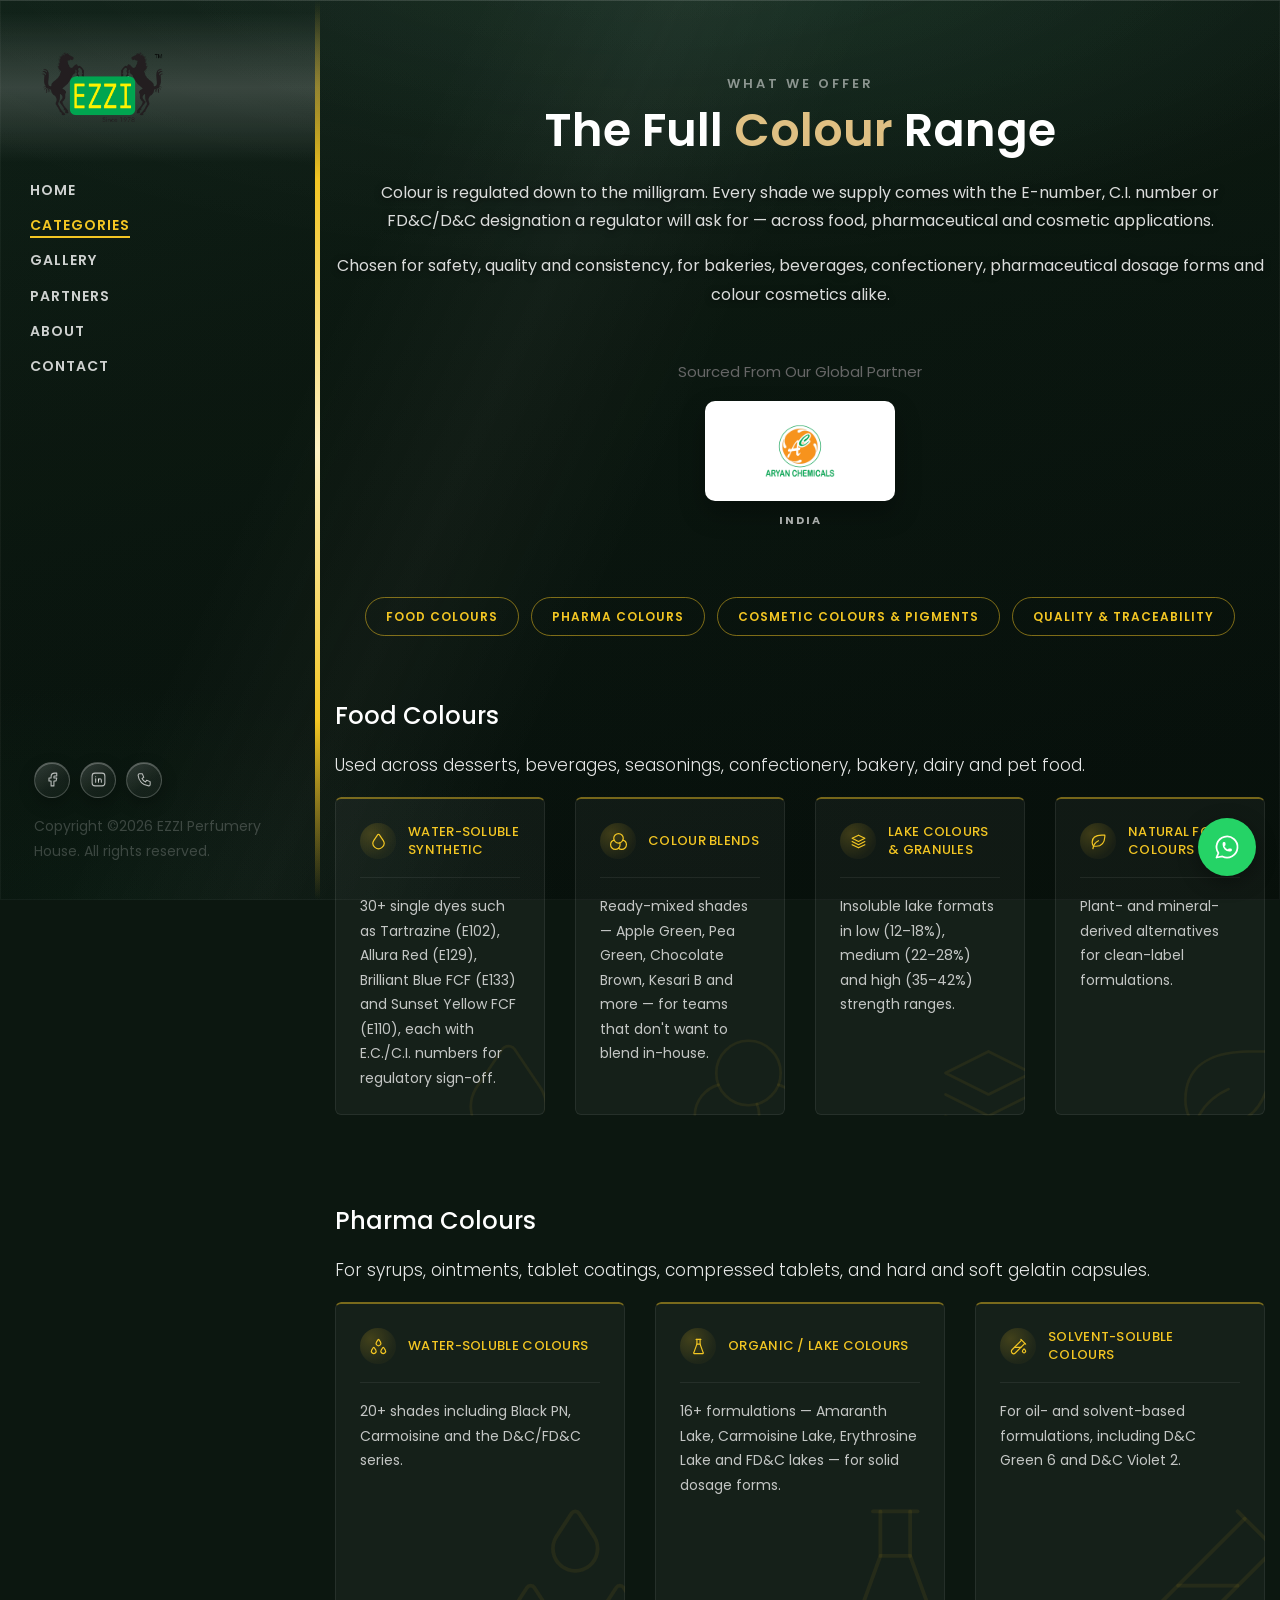
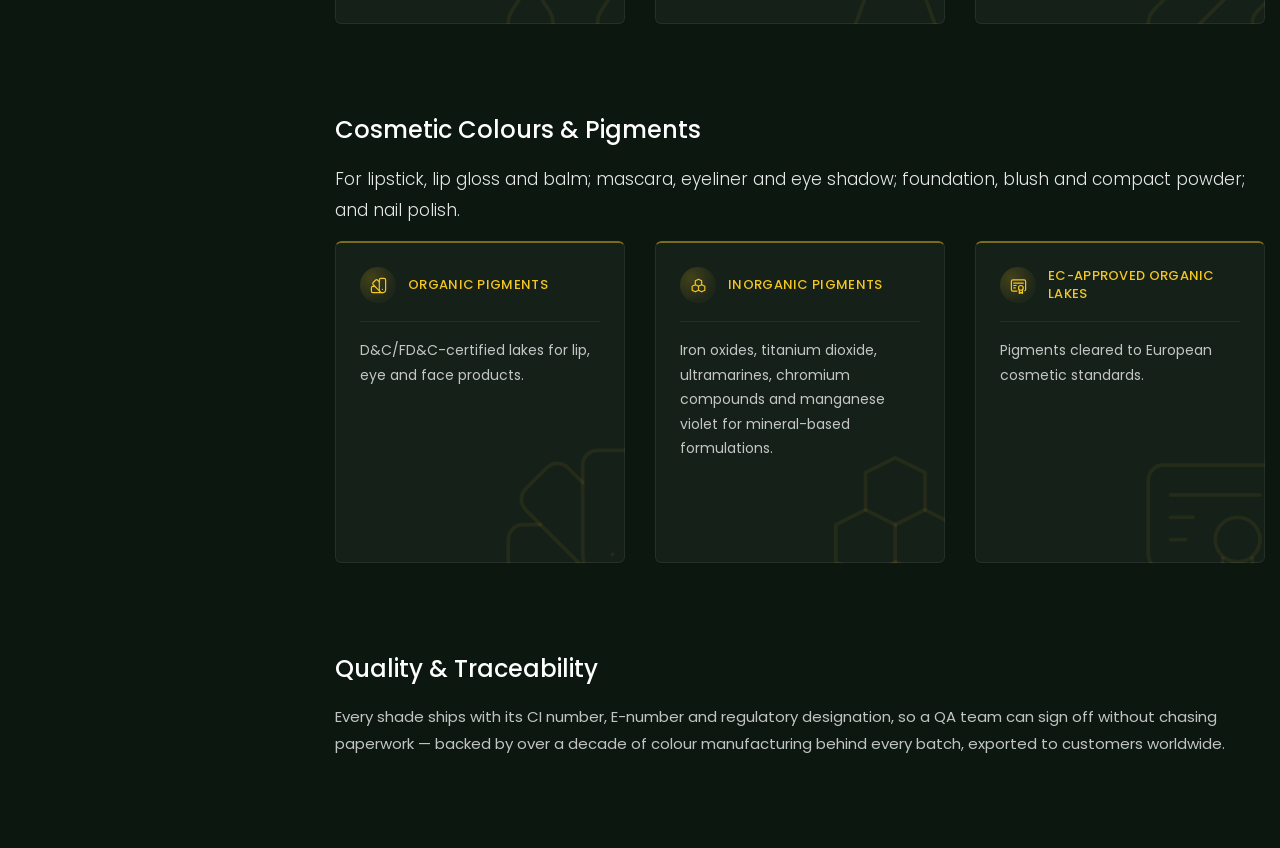
<file: colours.html>
<!DOCTYPE html><html lang="en"><head><meta charset="utf-8"><meta name="viewport" content="width=device-width, initial-scale=1, shrink-to-fit=no"><title>Colours - EZZI Perfumery House</title><meta name="description" content="Food, pharma and cosmetic colours from EZZI Perfumery House — synthetic and natural food colours, pharma colours, and cosmetic pigments, with full regulatory numbering."><link rel="canonical" href="https://ezziph.com/colours.html"><link rel="icon" href="/images/1472113510.ico" type="image/x-icon"><link rel="sitemap" href="/sitemap-index.xml"><meta property="og:type" content="website"><meta property="og:site_name" content="EZZI Perfumery House"><meta property="og:title" content="Colours - EZZI Perfumery House"><meta property="og:description" content="Food, pharma and cosmetic colours from EZZI Perfumery House — synthetic and natural food colours, pharma colours, and cosmetic pigments, with full regulatory numbering."><meta property="og:url" content="https://ezziph.com/colours.html"><meta property="og:image" content="https://ezziph.com/images/ezzi/ezzi-hero-optimized.jpg"><meta property="og:locale" content="en_US"><meta name="twitter:card" content="summary_large_image"><script type="application/ld+json">{"@context":"https://schema.org","@graph":[{"@type":"Organization","@id":"https://ezziph.com/#organization","name":"EZZI Perfumery House","url":"https://ezziph.com/","logo":"https://ezziph.com/images/ezzi/ezzi-logo.png","foundingDate":"1978","email":"info@ezziph.com","telephone":"+8801713008394","address":{"@type":"PostalAddress","streetAddress":"56/57 Mitford Road (Bhandari Medicine Market)","addressLocality":"Dhaka","postalCode":"1100","addressCountry":"BD"},"sameAs":["https://www.facebook.com/EZZI-Flavours-Fragrances-419183892177418","https://www.linkedin.com/company/ezzi-flavours-fragrances/"]},{"@type":"WebSite","@id":"https://ezziph.com/#website","url":"https://ezziph.com/","name":"EZZI Perfumery House","publisher":{"@id":"https://ezziph.com/#organization"}}]}</script><link rel="preconnect" href="https://fonts.googleapis.com"><link rel="preconnect" href="https://fonts.gstatic.com" crossorigin><link href="https://fonts.googleapis.com/css?family=Poppins:300,400,500,600,700&display=swap" rel="stylesheet"><link href="https://fonts.googleapis.com/css?family=Abril+Fatface&display=swap" rel="stylesheet"><link rel="stylesheet" href="/css/animate.css"><link rel="stylesheet" href="/css/owl.carousel.min.css"><link rel="stylesheet" href="/css/owl.theme.default.min.css"><link rel="stylesheet" href="/css/magnific-popup.css"><link rel="stylesheet" href="/css/flaticon.css"><link rel="stylesheet" href="/css/style.css"><link rel="stylesheet" href="/css/custom.css"></head><body><div class="ezzi-bg-glass" aria-hidden="true"></div><div id="colorlib-page"><a href="#" class="js-colorlib-nav-toggle colorlib-nav-toggle" aria-label="Open menu"><i></i></a><div class="ezzi-mobile-topbar"><a href="/"><img src="/images/ezzi/ezzi-logo.png" alt="EZZI Perfumery House"></a></div><aside id="colorlib-aside" role="complementary" class="js-fullheight"><h1 id="colorlib-logo" class="mb-4 mb-md-5"><a href="/"><img src="/images/ezzi/ezzi-logo.png" alt="EZZI Perfumery House"></a></h1><nav id="colorlib-main-menu" role="navigation"><ul><li><a href="/">Home</a></li><li class="colorlib-active"><a href="/categories.html">Categories</a></li><li><a href="/gallery.html">Gallery</a></li><li><a href="/partners.html">Partners</a></li><li><a href="/about.html">About</a></li><li><a href="/contact.html">Contact</a></li></ul></nav><div class="colorlib-footer"><div class="ezzi-social mb-3"><a href="https://www.facebook.com/EZZI-Flavours-Fragrances-419183892177418" target="_blank" rel="noopener" aria-label="Facebook"><svg xmlns="http://www.w3.org/2000/svg" viewBox="0 0 24 24" fill="none" stroke="currentColor" stroke-width="1.5" stroke-linecap="round" stroke-linejoin="round" class="ti ti-brand-facebook" aria-hidden="true" focusable="false"><path d="M7 10v4h3v7h4v-7h3l1 -4h-4v-2a1 1 0 0 1 1 -1h3v-4h-3a5 5 0 0 0 -5 5v2h-3" /></svg></a><a href="https://www.linkedin.com/company/ezzi-flavours-fragrances/" target="_blank" rel="noopener" aria-label="LinkedIn"><svg xmlns="http://www.w3.org/2000/svg" viewBox="0 0 24 24" fill="none" stroke="currentColor" stroke-width="1.5" stroke-linecap="round" stroke-linejoin="round" class="ti ti-brand-linkedin" aria-hidden="true" focusable="false"><path d="M8 11v5" />
  <path d="M8 8v.01" />
  <path d="M12 16v-5" />
  <path d="M16 16v-3a2 2 0 1 0 -4 0" />
  <path d="M3 7a4 4 0 0 1 4 -4h10a4 4 0 0 1 4 4v10a4 4 0 0 1 -4 4h-10a4 4 0 0 1 -4 -4l0 -10" /></svg></a><a href="tel:+8801713008394" aria-label="Call EZZI Perfumery House"><svg xmlns="http://www.w3.org/2000/svg" viewBox="0 0 24 24" fill="none" stroke="currentColor" stroke-width="1.5" stroke-linecap="round" stroke-linejoin="round" class="ti ti-phone" aria-hidden="true" focusable="false"><path d="M5 4h4l2 5l-2.5 1.5a11 11 0 0 0 5 5l1.5 -2.5l5 2v4a2 2 0 0 1 -2 2a16 16 0 0 1 -15 -15a2 2 0 0 1 2 -2" /></svg></a></div><p class="pfooter">Copyright &copy;2026 EZZI Perfumery House. All rights reserved.</p></div></aside> <!-- END COLORLIB-ASIDE --><div id="colorlib-main"><section class="ftco-about ezzi-page-intro" id="hero"><div class="container"><div class="ezzi-section-heading ezzi-page-intro-heading ftco-animate"><span class="subheading">What We Offer</span><h2 class="mb-0">The Full <span>Colour</span> Range</h2></div><div class="text ezzi-page-intro-text ftco-animate"><p>Colour is regulated down to the milligram. Every shade we supply comes with the E-number, C.I. number or FD&amp;C/D&amp;C designation a regulator will ask for &mdash; across food, pharmaceutical and cosmetic applications.</p><p>Chosen for safety, quality and consistency, for bakeries, beverages, confectionery, pharmaceutical dosage forms and colour cosmetics alike.</p></div></div></section><section class="ftco-section ezzi-content"><div class="container"><div class="row justify-content-center mb-5 pb-2"><div class="col-12 text-center ftco-animate"><span class="subheading d-block mb-3">Sourced From Our Global Partner</span><div class="ezzi-partner-strip"><div class="ezzi-partner-item"><a href="/partners.html#aryan" class="ezzi-partner-badge"><img src="/images/ezzi/aryan-logo.png" alt="Aryan Chemicals"></a><span class="ezzi-partner-country">India</span></div></div></div></div><div class="row"><div class="col-12 ezzi-jump-nav ftco-animate"><a href="#food">Food Colours</a><a href="#pharma">Pharma Colours</a><a href="#cosmetic">Cosmetic Colours &amp; Pigments</a><a href="#quality">Quality &amp; Traceability</a></div></div><div id="food" class="row mb-5 pb-3"><div class="col-md-12 ftco-animate"><h3>Food Colours</h3><p class="lead">Used across desserts, beverages, seasonings, confectionery, bakery, dairy and pet food.</p></div><div class="col-md-6 col-lg-3 ftco-animate"><div class="ezzi-feature-card"><div class="ezzi-feature-icon"><svg xmlns="http://www.w3.org/2000/svg" viewBox="0 0 24 24" fill="none" stroke="currentColor" stroke-width="1.5" stroke-linecap="round" stroke-linejoin="round" class="ti ti-droplet" aria-hidden="true" focusable="false"><path d="M7.502 19.423c2.602 2.105 6.395 2.105 8.996 0c2.602 -2.105 3.262 -5.708 1.566 -8.546l-4.89 -7.26c-.42 -.625 -1.287 -.803 -1.936 -.397a1.376 1.376 0 0 0 -.41 .397l-4.893 7.26c-1.695 2.838 -1.035 6.441 1.567 8.546" /></svg></div><svg xmlns="http://www.w3.org/2000/svg" viewBox="0 0 24 24" fill="none" stroke="currentColor" stroke-width="0.5" stroke-linecap="round" stroke-linejoin="round" class="ti ti-droplet ezzi-feature-watermark" aria-hidden="true" focusable="false"><path d="M7.502 19.423c2.602 2.105 6.395 2.105 8.996 0c2.602 -2.105 3.262 -5.708 1.566 -8.546l-4.89 -7.26c-.42 -.625 -1.287 -.803 -1.936 -.397a1.376 1.376 0 0 0 -.41 .397l-4.893 7.26c-1.695 2.838 -1.035 6.441 1.567 8.546" /></svg><h4>Water-Soluble Synthetic</h4><p>30+ single dyes such as Tartrazine (E102), Allura Red (E129), Brilliant Blue FCF (E133) and Sunset Yellow FCF (E110), each with E.C./C.I. numbers for regulatory sign-off.</p></div></div><div class="col-md-6 col-lg-3 ftco-animate"><div class="ezzi-feature-card"><div class="ezzi-feature-icon"><svg xmlns="http://www.w3.org/2000/svg" viewBox="0 0 24 24" fill="none" stroke="currentColor" stroke-width="1.5" stroke-linecap="round" stroke-linejoin="round" class="ti ti-color-filter" aria-hidden="true" focusable="false"><path d="M13.58 13.79c.27 .68 .42 1.43 .42 2.21c0 1.77 -.77 3.37 -2 4.46a5.93 5.93 0 0 1 -4 1.54c-3.31 0 -6 -2.69 -6 -6c0 -2.76 1.88 -5.1 4.42 -5.79" />
  <path d="M17.58 10.21c2.54 .69 4.42 3.03 4.42 5.79c0 3.31 -2.69 6 -6 6a5.93 5.93 0 0 1 -4 -1.54" />
  <path d="M6 8a6 6 0 1 0 12 0a6 6 0 1 0 -12 0" /></svg></div><svg xmlns="http://www.w3.org/2000/svg" viewBox="0 0 24 24" fill="none" stroke="currentColor" stroke-width="0.5" stroke-linecap="round" stroke-linejoin="round" class="ti ti-color-filter ezzi-feature-watermark" aria-hidden="true" focusable="false"><path d="M13.58 13.79c.27 .68 .42 1.43 .42 2.21c0 1.77 -.77 3.37 -2 4.46a5.93 5.93 0 0 1 -4 1.54c-3.31 0 -6 -2.69 -6 -6c0 -2.76 1.88 -5.1 4.42 -5.79" />
  <path d="M17.58 10.21c2.54 .69 4.42 3.03 4.42 5.79c0 3.31 -2.69 6 -6 6a5.93 5.93 0 0 1 -4 -1.54" />
  <path d="M6 8a6 6 0 1 0 12 0a6 6 0 1 0 -12 0" /></svg><h4>Colour Blends</h4><p>Ready-mixed shades &mdash; Apple Green, Pea Green, Chocolate Brown, Kesari B and more &mdash; for teams that don't want to blend in-house.</p></div></div><div class="col-md-6 col-lg-3 ftco-animate"><div class="ezzi-feature-card"><div class="ezzi-feature-icon"><svg xmlns="http://www.w3.org/2000/svg" viewBox="0 0 24 24" fill="none" stroke="currentColor" stroke-width="1.5" stroke-linecap="round" stroke-linejoin="round" class="ti ti-stack-2" aria-hidden="true" focusable="false"><path d="M12 4l-8 4l8 4l8 -4l-8 -4" />
  <path d="M4 12l8 4l8 -4" />
  <path d="M4 16l8 4l8 -4" /></svg></div><svg xmlns="http://www.w3.org/2000/svg" viewBox="0 0 24 24" fill="none" stroke="currentColor" stroke-width="0.5" stroke-linecap="round" stroke-linejoin="round" class="ti ti-stack-2 ezzi-feature-watermark" aria-hidden="true" focusable="false"><path d="M12 4l-8 4l8 4l8 -4l-8 -4" />
  <path d="M4 12l8 4l8 -4" />
  <path d="M4 16l8 4l8 -4" /></svg><h4>Lake Colours &amp; Granules</h4><p>Insoluble lake formats in low (12&ndash;18%), medium (22&ndash;28%) and high (35&ndash;42%) strength ranges.</p></div></div><div class="col-md-6 col-lg-3 ftco-animate"><div class="ezzi-feature-card"><div class="ezzi-feature-icon"><svg xmlns="http://www.w3.org/2000/svg" viewBox="0 0 24 24" fill="none" stroke="currentColor" stroke-width="1.5" stroke-linecap="round" stroke-linejoin="round" class="ti ti-leaf" aria-hidden="true" focusable="false"><path d="M5 21c.5 -4.5 2.5 -8 7 -10" />
  <path d="M9 18c6.218 0 10.5 -3.288 11 -12v-2h-4.014c-9 0 -11.986 4 -12 9c0 1 0 3 2 5h3l.014 0" /></svg></div><svg xmlns="http://www.w3.org/2000/svg" viewBox="0 0 24 24" fill="none" stroke="currentColor" stroke-width="0.5" stroke-linecap="round" stroke-linejoin="round" class="ti ti-leaf ezzi-feature-watermark" aria-hidden="true" focusable="false"><path d="M5 21c.5 -4.5 2.5 -8 7 -10" />
  <path d="M9 18c6.218 0 10.5 -3.288 11 -12v-2h-4.014c-9 0 -11.986 4 -12 9c0 1 0 3 2 5h3l.014 0" /></svg><h4>Natural Food Colours</h4><p>Plant- and mineral-derived alternatives for clean-label formulations.</p></div></div></div><div id="pharma" class="row mb-5 pb-3"><div class="col-md-12 ftco-animate"><h3>Pharma Colours</h3><p class="lead">For syrups, ointments, tablet coatings, compressed tablets, and hard and soft gelatin capsules.</p></div><div class="col-md-4 col-sm-6 ftco-animate"><div class="ezzi-feature-card"><div class="ezzi-feature-icon"><svg xmlns="http://www.w3.org/2000/svg" viewBox="0 0 24 24" fill="none" stroke="currentColor" stroke-width="1.5" stroke-linecap="round" stroke-linejoin="round" class="ti ti-droplets" aria-hidden="true" focusable="false"><path d="M4.072 20.3a2.999 2.999 0 0 0 3.856 0a3.002 3.002 0 0 0 .67 -3.798l-2.095 -3.227a.6 .6 0 0 0 -1.005 0l-2.098 3.227a3.003 3.003 0 0 0 .671 3.798" />
  <path d="M16.072 20.3a2.999 2.999 0 0 0 3.856 0a3.002 3.002 0 0 0 .67 -3.798l-2.095 -3.227a.6 .6 0 0 0 -1.005 0l-2.098 3.227a3.003 3.003 0 0 0 .671 3.798" />
  <path d="M10.072 10.3a2.999 2.999 0 0 0 3.856 0a3.002 3.002 0 0 0 .67 -3.798l-2.095 -3.227a.6 .6 0 0 0 -1.005 0l-2.098 3.227a3.003 3.003 0 0 0 .671 3.798l.001 0" /></svg></div><svg xmlns="http://www.w3.org/2000/svg" viewBox="0 0 24 24" fill="none" stroke="currentColor" stroke-width="0.5" stroke-linecap="round" stroke-linejoin="round" class="ti ti-droplets ezzi-feature-watermark" aria-hidden="true" focusable="false"><path d="M4.072 20.3a2.999 2.999 0 0 0 3.856 0a3.002 3.002 0 0 0 .67 -3.798l-2.095 -3.227a.6 .6 0 0 0 -1.005 0l-2.098 3.227a3.003 3.003 0 0 0 .671 3.798" />
  <path d="M16.072 20.3a2.999 2.999 0 0 0 3.856 0a3.002 3.002 0 0 0 .67 -3.798l-2.095 -3.227a.6 .6 0 0 0 -1.005 0l-2.098 3.227a3.003 3.003 0 0 0 .671 3.798" />
  <path d="M10.072 10.3a2.999 2.999 0 0 0 3.856 0a3.002 3.002 0 0 0 .67 -3.798l-2.095 -3.227a.6 .6 0 0 0 -1.005 0l-2.098 3.227a3.003 3.003 0 0 0 .671 3.798l.001 0" /></svg><h4>Water-Soluble Colours</h4><p>20+ shades including Black PN, Carmoisine and the D&amp;C/FD&amp;C series.</p></div></div><div class="col-md-4 col-sm-6 ftco-animate"><div class="ezzi-feature-card"><div class="ezzi-feature-icon"><svg xmlns="http://www.w3.org/2000/svg" viewBox="0 0 24 24" fill="none" stroke="currentColor" stroke-width="1.5" stroke-linecap="round" stroke-linejoin="round" class="ti ti-flask" aria-hidden="true" focusable="false"><path d="M9 3l6 0" />
  <path d="M10 9l4 0" />
  <path d="M10 3v6l-4 11a.7 .7 0 0 0 .5 1h11a.7 .7 0 0 0 .5 -1l-4 -11v-6" /></svg></div><svg xmlns="http://www.w3.org/2000/svg" viewBox="0 0 24 24" fill="none" stroke="currentColor" stroke-width="0.5" stroke-linecap="round" stroke-linejoin="round" class="ti ti-flask ezzi-feature-watermark" aria-hidden="true" focusable="false"><path d="M9 3l6 0" />
  <path d="M10 9l4 0" />
  <path d="M10 3v6l-4 11a.7 .7 0 0 0 .5 1h11a.7 .7 0 0 0 .5 -1l-4 -11v-6" /></svg><h4>Organic / Lake Colours</h4><p>16+ formulations &mdash; Amaranth Lake, Carmoisine Lake, Erythrosine Lake and FD&amp;C lakes &mdash; for solid dosage forms.</p></div></div><div class="col-md-4 col-sm-6 ftco-animate"><div class="ezzi-feature-card"><div class="ezzi-feature-icon"><svg xmlns="http://www.w3.org/2000/svg" viewBox="0 0 24 24" fill="none" stroke="currentColor" stroke-width="1.5" stroke-linecap="round" stroke-linejoin="round" class="ti ti-test-pipe" aria-hidden="true" focusable="false"><path d="M20 8.04l-12.122 12.124a2.857 2.857 0 1 1 -4.041 -4.04l12.122 -12.124" />
  <path d="M7 13h8" />
  <path d="M19 15l1.5 1.6a2 2 0 1 1 -3 0l1.5 -1.6" />
  <path d="M15 3l6 6" /></svg></div><svg xmlns="http://www.w3.org/2000/svg" viewBox="0 0 24 24" fill="none" stroke="currentColor" stroke-width="0.5" stroke-linecap="round" stroke-linejoin="round" class="ti ti-test-pipe ezzi-feature-watermark" aria-hidden="true" focusable="false"><path d="M20 8.04l-12.122 12.124a2.857 2.857 0 1 1 -4.041 -4.04l12.122 -12.124" />
  <path d="M7 13h8" />
  <path d="M19 15l1.5 1.6a2 2 0 1 1 -3 0l1.5 -1.6" />
  <path d="M15 3l6 6" /></svg><h4>Solvent-Soluble Colours</h4><p>For oil- and solvent-based formulations, including D&amp;C Green 6 and D&amp;C Violet 2.</p></div></div></div><div id="cosmetic" class="row mb-5 pb-3"><div class="col-md-12 ftco-animate"><h3>Cosmetic Colours &amp; Pigments</h3><p class="lead">For lipstick, lip gloss and balm; mascara, eyeliner and eye shadow; foundation, blush and compact powder; and nail polish.</p></div><div class="col-md-4 col-sm-6 ftco-animate"><div class="ezzi-feature-card"><div class="ezzi-feature-icon"><svg xmlns="http://www.w3.org/2000/svg" viewBox="0 0 24 24" fill="none" stroke="currentColor" stroke-width="1.5" stroke-linecap="round" stroke-linejoin="round" class="ti ti-color-swatch" aria-hidden="true" focusable="false"><path d="M19 3h-4a2 2 0 0 0 -2 2v12a4 4 0 0 0 8 0v-12a2 2 0 0 0 -2 -2" />
  <path d="M13 7.35l-2 -2a2 2 0 0 0 -2.828 0l-2.828 2.828a2 2 0 0 0 0 2.828l9 9" />
  <path d="M7.3 13h-2.3a2 2 0 0 0 -2 2v4a2 2 0 0 0 2 2h12" />
  <path d="M17 17l0 .01" /></svg></div><svg xmlns="http://www.w3.org/2000/svg" viewBox="0 0 24 24" fill="none" stroke="currentColor" stroke-width="0.5" stroke-linecap="round" stroke-linejoin="round" class="ti ti-color-swatch ezzi-feature-watermark" aria-hidden="true" focusable="false"><path d="M19 3h-4a2 2 0 0 0 -2 2v12a4 4 0 0 0 8 0v-12a2 2 0 0 0 -2 -2" />
  <path d="M13 7.35l-2 -2a2 2 0 0 0 -2.828 0l-2.828 2.828a2 2 0 0 0 0 2.828l9 9" />
  <path d="M7.3 13h-2.3a2 2 0 0 0 -2 2v4a2 2 0 0 0 2 2h12" />
  <path d="M17 17l0 .01" /></svg><h4>Organic Pigments</h4><p>D&amp;C/FD&amp;C-certified lakes for lip, eye and face products.</p></div></div><div class="col-md-4 col-sm-6 ftco-animate"><div class="ezzi-feature-card"><div class="ezzi-feature-icon"><svg xmlns="http://www.w3.org/2000/svg" viewBox="0 0 24 24" fill="none" stroke="currentColor" stroke-width="1.5" stroke-linecap="round" stroke-linejoin="round" class="ti ti-hexagons" aria-hidden="true" focusable="false"><path d="M4 18v-5l4 -2l4 2v5l-4 2l-4 -2" />
  <path d="M8 11v-5l4 -2l4 2v5" />
  <path d="M12 13l4 -2l4 2v5l-4 2l-4 -2" /></svg></div><svg xmlns="http://www.w3.org/2000/svg" viewBox="0 0 24 24" fill="none" stroke="currentColor" stroke-width="0.5" stroke-linecap="round" stroke-linejoin="round" class="ti ti-hexagons ezzi-feature-watermark" aria-hidden="true" focusable="false"><path d="M4 18v-5l4 -2l4 2v5l-4 2l-4 -2" />
  <path d="M8 11v-5l4 -2l4 2v5" />
  <path d="M12 13l4 -2l4 2v5l-4 2l-4 -2" /></svg><h4>Inorganic Pigments</h4><p>Iron oxides, titanium dioxide, ultramarines, chromium compounds and manganese violet for mineral-based formulations.</p></div></div><div class="col-md-4 col-sm-6 ftco-animate"><div class="ezzi-feature-card"><div class="ezzi-feature-icon"><svg xmlns="http://www.w3.org/2000/svg" viewBox="0 0 24 24" fill="none" stroke="currentColor" stroke-width="1.5" stroke-linecap="round" stroke-linejoin="round" class="ti ti-certificate" aria-hidden="true" focusable="false"><path d="M12 15a3 3 0 1 0 6 0a3 3 0 1 0 -6 0" />
  <path d="M13 17.5v4.5l2 -1.5l2 1.5v-4.5" />
  <path d="M10 19h-5a2 2 0 0 1 -2 -2v-10c0 -1.1 .9 -2 2 -2h14a2 2 0 0 1 2 2v10a2 2 0 0 1 -1 1.73" />
  <path d="M6 9l12 0" />
  <path d="M6 12l3 0" />
  <path d="M6 15l2 0" /></svg></div><svg xmlns="http://www.w3.org/2000/svg" viewBox="0 0 24 24" fill="none" stroke="currentColor" stroke-width="0.5" stroke-linecap="round" stroke-linejoin="round" class="ti ti-certificate ezzi-feature-watermark" aria-hidden="true" focusable="false"><path d="M12 15a3 3 0 1 0 6 0a3 3 0 1 0 -6 0" />
  <path d="M13 17.5v4.5l2 -1.5l2 1.5v-4.5" />
  <path d="M10 19h-5a2 2 0 0 1 -2 -2v-10c0 -1.1 .9 -2 2 -2h14a2 2 0 0 1 2 2v10a2 2 0 0 1 -1 1.73" />
  <path d="M6 9l12 0" />
  <path d="M6 12l3 0" />
  <path d="M6 15l2 0" /></svg><h4>EC-Approved Organic Lakes</h4><p>Pigments cleared to European cosmetic standards.</p></div></div></div><div id="quality" class="row"><div class="col-md-12 ftco-animate"><h3>Quality &amp; Traceability</h3><p>Every shade ships with its CI number, E-number and regulatory designation, so a QA team can sign off without chasing paperwork &mdash; backed by over a decade of colour manufacturing behind every batch, exported to customers worldwide.</p></div></div></div></section></div><!-- END COLORLIB-MAIN --></div><!-- END COLORLIB-PAGE --><!-- loader --><div id="ftco-loader" class="show fullscreen"><svg class="circular" width="48px" height="48px"><circle class="path-bg" cx="24" cy="24" r="22" fill="none" stroke-width="4" stroke="#eeeeee"></circle><circle class="path" cx="24" cy="24" r="22" fill="none" stroke-width="4" stroke-miterlimit="10" stroke="#F96D00"></circle></svg></div><!-- Floating WhatsApp chat widget --><div class="ezzi-whatsapp" id="ezziWhatsapp"><div class="ezzi-whatsapp-panel"><div class="ezzi-whatsapp-header"><svg xmlns="http://www.w3.org/2000/svg" viewBox="0 0 24 24" fill="none" stroke="currentColor" stroke-width="1.5" stroke-linecap="round" stroke-linejoin="round" class="ti ti-brand-whatsapp" aria-hidden="true" focusable="false"><path d="M3 21l1.65 -3.8a9 9 0 1 1 3.4 2.9l-5.05 .9" />
  <path d="M9 10a.5 .5 0 0 0 1 0v-1a.5 .5 0 0 0 -1 0v1a5 5 0 0 0 5 5h1a.5 .5 0 0 0 0 -1h-1a.5 .5 0 0 0 0 1" /></svg><span class="ezzi-whatsapp-header-title">Let&rsquo;s chat on WhatsApp</span><button type="button" class="ezzi-whatsapp-close" id="ezziWhatsappClose" aria-label="Close chat">&#9660;</button></div><div class="ezzi-whatsapp-body"><div class="ezzi-whatsapp-bubble"><span class="ezzi-whatsapp-bubble-name">EZZI Perfumery House</span><p>How can I help you? :)</p></div></div><form class="ezzi-whatsapp-input" id="ezziWhatsappForm"><input type="text" id="ezziWhatsappText" placeholder="Write your message..." autocomplete="off" aria-label="Your WhatsApp message"><button type="submit" aria-label="Send on WhatsApp"><svg xmlns="http://www.w3.org/2000/svg" viewBox="0 0 24 24" fill="none" stroke="currentColor" stroke-width="1.5" stroke-linecap="round" stroke-linejoin="round" class="ti ti-send" aria-hidden="true" focusable="false"><path d="M10 14l11 -11" />
  <path d="M21 3l-6.5 18a.55 .55 0 0 1 -1 0l-3.5 -7l-7 -3.5a.55 .55 0 0 1 0 -1l18 -6.5" /></svg></button></form></div><button type="button" class="ezzi-whatsapp-toggle" id="ezziWhatsappToggle" aria-label="Chat on WhatsApp"><svg xmlns="http://www.w3.org/2000/svg" viewBox="0 0 24 24" fill="none" stroke="currentColor" stroke-width="1.5" stroke-linecap="round" stroke-linejoin="round" class="ti ti-brand-whatsapp" aria-hidden="true" focusable="false"><path d="M3 21l1.65 -3.8a9 9 0 1 1 3.4 2.9l-5.05 .9" />
  <path d="M9 10a.5 .5 0 0 0 1 0v-1a.5 .5 0 0 0 -1 0v1a5 5 0 0 0 5 5h1a.5 .5 0 0 0 0 -1h-1a.5 .5 0 0 0 0 1" /></svg></button></div><script src="/js/jquery.min.js"></script><script src="/js/jquery-migrate-3.0.1.min.js"></script><script src="/js/popper.min.js"></script><script src="/js/bootstrap.min.js"></script><script src="/js/jquery.easing.1.3.js"></script><script src="/js/jquery.waypoints.min.js"></script><script src="/js/jquery.stellar.min.js"></script><script src="/js/owl.carousel.min.js"></script><script src="/js/jquery.magnific-popup.min.js"></script><script src="/js/jquery.animateNumber.min.js"></script><script src="/js/scrollax.min.js"></script><script src="/js/main.js"></script><script src="/js/ezzi-whatsapp.js"></script><script>
		// Phone/tablet header: transparent at the top of the page (over the
		// video on the homepage), solid once the visitor scrolls into content.
		(function () {
			var bar = document.querySelector('.ezzi-mobile-topbar');
			if (!bar) return;
			var hero = document.querySelector('.ezzi-video-hero');
			var ticking = false;
			function update() {
				ticking = false;
				var solid = hero ? hero.getBoundingClientRect().bottom <= bar.offsetHeight : window.scrollY > 8;
				bar.classList.toggle('is-solid', solid);
			}
			function onScroll() {
				if (!ticking) { ticking = true; requestAnimationFrame(update); }
			}
			window.addEventListener('scroll', onScroll, { passive: true });
			window.addEventListener('resize', onScroll);
			update();
		})();
	</script></body></html>
</file>
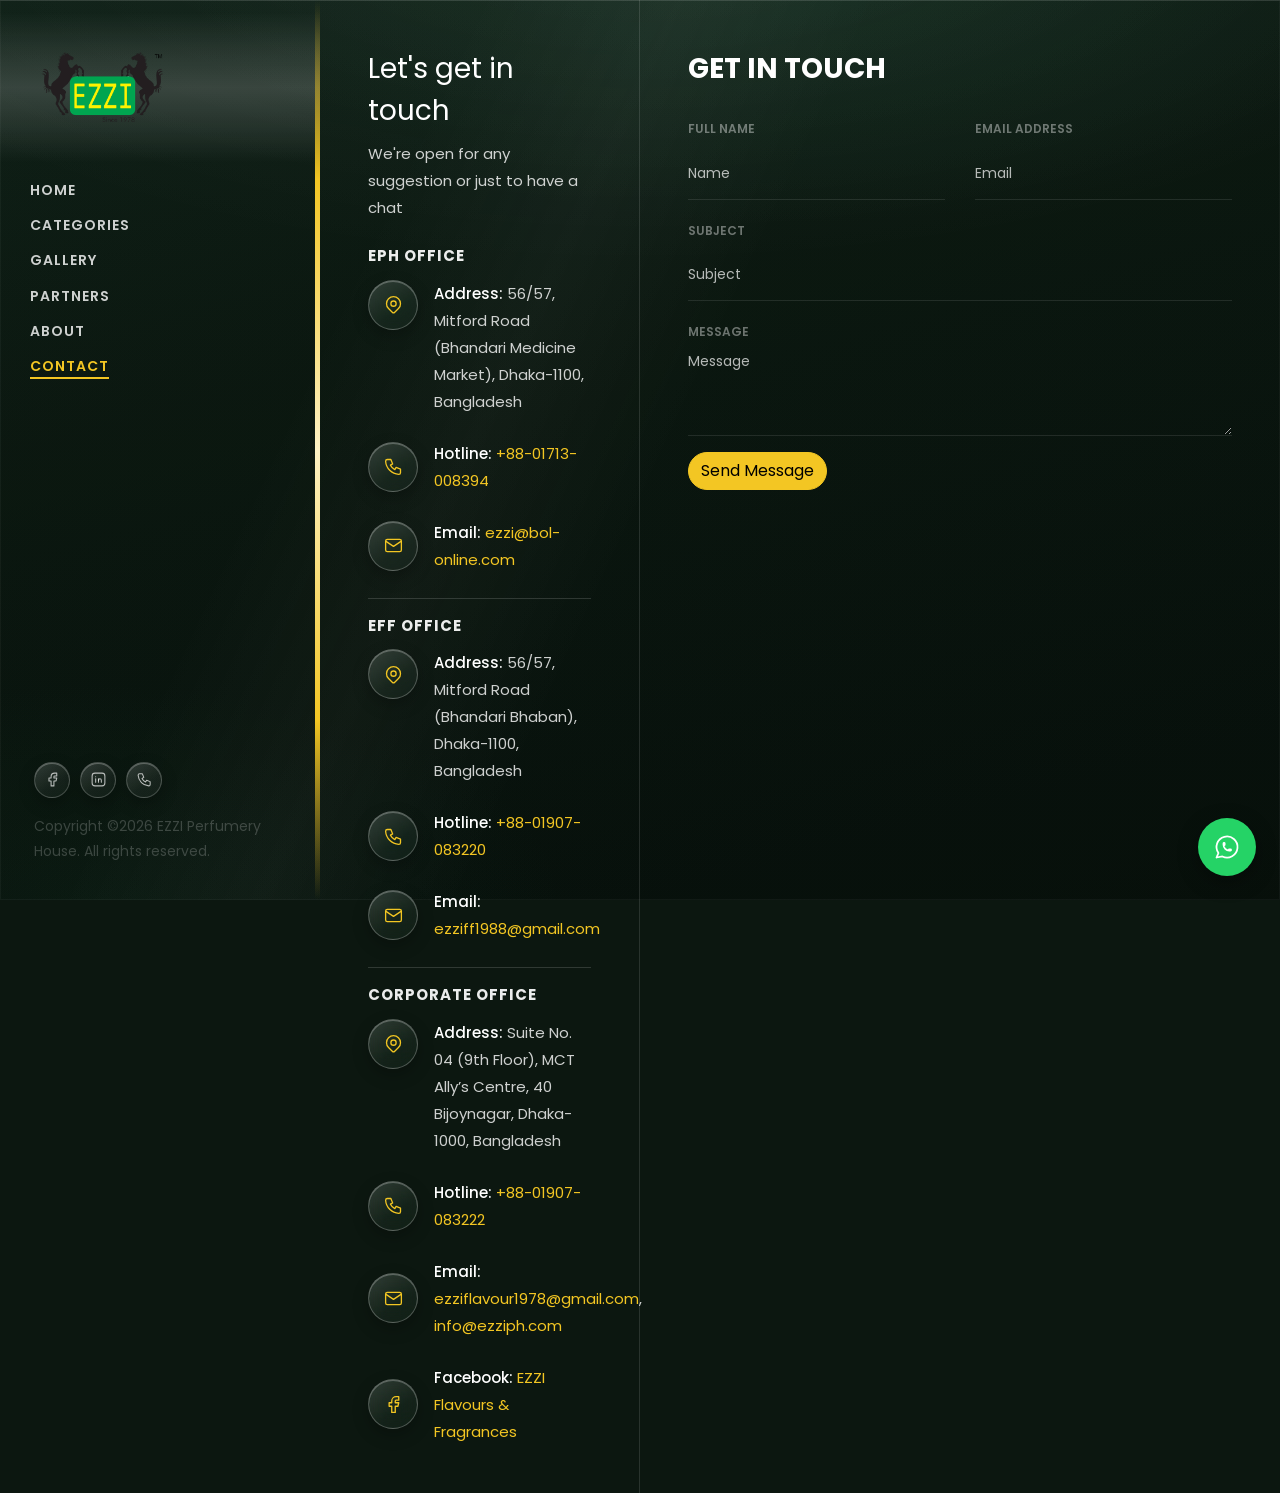
<file: contact.html>
<!DOCTYPE html><html lang="en"><head><meta charset="utf-8"><meta name="viewport" content="width=device-width, initial-scale=1, shrink-to-fit=no"><title>Contact Us - EZZI Perfumery House</title><meta name="description" content="Contact EZZI Perfumery House at Mitford Road or Bijoynagar, Dhaka. Call +88 01713-008394, email info@ezziph.com, or send us a message online."><link rel="canonical" href="https://ezziph.com/contact.html"><link rel="icon" href="/images/1472113510.ico" type="image/x-icon"><link rel="sitemap" href="/sitemap-index.xml"><meta property="og:type" content="website"><meta property="og:site_name" content="EZZI Perfumery House"><meta property="og:title" content="Contact Us - EZZI Perfumery House"><meta property="og:description" content="Contact EZZI Perfumery House at Mitford Road or Bijoynagar, Dhaka. Call +88 01713-008394, email info@ezziph.com, or send us a message online."><meta property="og:url" content="https://ezziph.com/contact.html"><meta property="og:image" content="https://ezziph.com/images/ezzi/ezzi-hero-optimized.jpg"><meta property="og:locale" content="en_US"><meta name="twitter:card" content="summary_large_image"><script type="application/ld+json">{"@context":"https://schema.org","@graph":[{"@type":"Organization","@id":"https://ezziph.com/#organization","name":"EZZI Perfumery House","url":"https://ezziph.com/","logo":"https://ezziph.com/images/ezzi/ezzi-logo.png","foundingDate":"1978","email":"info@ezziph.com","telephone":"+8801713008394","address":{"@type":"PostalAddress","streetAddress":"56/57 Mitford Road (Bhandari Medicine Market)","addressLocality":"Dhaka","postalCode":"1100","addressCountry":"BD"},"sameAs":["https://www.facebook.com/EZZI-Flavours-Fragrances-419183892177418","https://www.linkedin.com/company/ezzi-flavours-fragrances/"]},{"@type":"WebSite","@id":"https://ezziph.com/#website","url":"https://ezziph.com/","name":"EZZI Perfumery House","publisher":{"@id":"https://ezziph.com/#organization"}}]}</script><link rel="preconnect" href="https://fonts.googleapis.com"><link rel="preconnect" href="https://fonts.gstatic.com" crossorigin><link href="https://fonts.googleapis.com/css?family=Poppins:300,400,500,600,700&display=swap" rel="stylesheet"><link href="https://fonts.googleapis.com/css?family=Abril+Fatface&display=swap" rel="stylesheet"><link rel="stylesheet" href="/css/animate.css"><link rel="stylesheet" href="/css/owl.carousel.min.css"><link rel="stylesheet" href="/css/owl.theme.default.min.css"><link rel="stylesheet" href="/css/magnific-popup.css"><link rel="stylesheet" href="/css/flaticon.css"><link rel="stylesheet" href="/css/style.css"><link rel="stylesheet" href="/css/custom.css"></head><body><div class="ezzi-bg-glass" aria-hidden="true"></div><div id="colorlib-page"><a href="#" class="js-colorlib-nav-toggle colorlib-nav-toggle" aria-label="Open menu"><i></i></a><div class="ezzi-mobile-topbar"><a href="/"><img src="/images/ezzi/ezzi-logo.png" alt="EZZI Perfumery House"></a></div><aside id="colorlib-aside" role="complementary" class="js-fullheight"><h1 id="colorlib-logo" class="mb-4 mb-md-5"><a href="/"><img src="/images/ezzi/ezzi-logo.png" alt="EZZI Perfumery House"></a></h1><nav id="colorlib-main-menu" role="navigation"><ul><li><a href="/">Home</a></li><li><a href="/categories.html">Categories</a></li><li><a href="/gallery.html">Gallery</a></li><li><a href="/partners.html">Partners</a></li><li><a href="/about.html">About</a></li><li class="colorlib-active"><a href="/contact.html">Contact</a></li></ul></nav><div class="colorlib-footer"><div class="ezzi-social mb-3"><a href="https://www.facebook.com/EZZI-Flavours-Fragrances-419183892177418" target="_blank" rel="noopener" aria-label="Facebook"><svg xmlns="http://www.w3.org/2000/svg" viewBox="0 0 24 24" fill="none" stroke="currentColor" stroke-width="1.5" stroke-linecap="round" stroke-linejoin="round" class="ti ti-brand-facebook" aria-hidden="true" focusable="false"><path d="M7 10v4h3v7h4v-7h3l1 -4h-4v-2a1 1 0 0 1 1 -1h3v-4h-3a5 5 0 0 0 -5 5v2h-3" /></svg></a><a href="https://www.linkedin.com/company/ezzi-flavours-fragrances/" target="_blank" rel="noopener" aria-label="LinkedIn"><svg xmlns="http://www.w3.org/2000/svg" viewBox="0 0 24 24" fill="none" stroke="currentColor" stroke-width="1.5" stroke-linecap="round" stroke-linejoin="round" class="ti ti-brand-linkedin" aria-hidden="true" focusable="false"><path d="M8 11v5" />
  <path d="M8 8v.01" />
  <path d="M12 16v-5" />
  <path d="M16 16v-3a2 2 0 1 0 -4 0" />
  <path d="M3 7a4 4 0 0 1 4 -4h10a4 4 0 0 1 4 4v10a4 4 0 0 1 -4 4h-10a4 4 0 0 1 -4 -4l0 -10" /></svg></a><a href="tel:+8801713008394" aria-label="Call EZZI Perfumery House"><svg xmlns="http://www.w3.org/2000/svg" viewBox="0 0 24 24" fill="none" stroke="currentColor" stroke-width="1.5" stroke-linecap="round" stroke-linejoin="round" class="ti ti-phone" aria-hidden="true" focusable="false"><path d="M5 4h4l2 5l-2.5 1.5a11 11 0 0 0 5 5l1.5 -2.5l5 2v4a2 2 0 0 1 -2 2a16 16 0 0 1 -15 -15a2 2 0 0 1 2 -2" /></svg></a></div><p class="pfooter">Copyright &copy;2026 EZZI Perfumery House. All rights reserved.</p></div></aside> <!-- END COLORLIB-ASIDE --><div id="colorlib-main"><section class="ftco-section ftco-no-pt ftco-no-pb"><div class="container-fluid px-0"><div class="row d-flex no-gutters"><div class="col-lg-8 col-md-7 order-md-last d-flex align-items-stretch"><div class="contact-wrap w-100 p-md-5 p-4"><h3 class="mb-4 heading">Get in touch</h3><form method="POST" action="/api/contact" id="contactForm" name="contactForm" class="contactForm"><!-- Spam trap: hidden from people, but bots fill it in.
							     Submissions with this field filled are discarded. --><div aria-hidden="true" style="position:absolute;left:-9999px;width:1px;height:1px;overflow:hidden"><label for="website">Leave this field empty</label><input type="text" name="website" id="website" tabindex="-1" autocomplete="off"></div><div class="row"><div class="col-md-6"><div class="form-group"><label class="label" for="name">Full Name</label><input type="text" class="form-control" name="name" id="name" placeholder="Name"></div></div><div class="col-md-6"><div class="form-group"><label class="label" for="email">Email Address</label><input type="email" class="form-control" name="email" id="email" placeholder="Email"></div></div><div class="col-md-12"><div class="form-group"><label class="label" for="subject">Subject</label><input type="text" class="form-control" name="subject" id="subject" placeholder="Subject"></div></div><div class="col-md-12"><div class="form-group"><label class="label" for="message">Message</label><textarea name="message" class="form-control" id="message" cols="30" rows="4" placeholder="Message"></textarea></div></div><div class="col-md-12"><div class="form-group"><input type="submit" value="Send Message" class="btn btn-primary"><div id="contactFormStatus" class="ezzi-form-status" role="status" aria-live="polite"></div></div></div></div></form><!-- Desktop-only: fills the blank space left under the short
						     form next to the taller three-office panel. Mobile keeps
						     its own full-width copy further down (kept separate rather
						     than reordering this same element, so phones' layout stays
						     exactly as before). --><iframe class="map d-none d-lg-block mt-4" style="width:100%;height:360px;border:0" loading="lazy" allowfullscreen src="https://www.google.com/maps?q=56%2F57+Mitford+Road%2C+Bhandari+Medicine+Market%2C+Dhaka-1100%2C+Bangladesh&output=embed">
						</iframe></div></div><div class="col-lg-4 col-md-5 d-flex align-items-stretch"><div class="info-wrap js-fullheight w-100 p-md-5 p-4"><h3>Let's get in touch</h3><p class="mb-4">We're open for any suggestion or just to have a chat</p><h4 class="ezzi-office-heading">EPH Office</h4><div class="dbox w-100 d-flex align-items-start"><div class="icon d-flex align-items-center justify-content-center"><svg xmlns="http://www.w3.org/2000/svg" viewBox="0 0 24 24" fill="none" stroke="currentColor" stroke-width="1.5" stroke-linecap="round" stroke-linejoin="round" class="ti ti-map-pin" aria-hidden="true" focusable="false"><path d="M9 11a3 3 0 1 0 6 0a3 3 0 0 0 -6 0" />
  <path d="M17.657 16.657l-4.243 4.243a2 2 0 0 1 -2.827 0l-4.244 -4.243a8 8 0 1 1 11.314 0" /></svg></div><div class="text pl-3"><p><span>Address:</span> 56/57, Mitford Road (Bhandari Medicine Market), Dhaka-1100, Bangladesh</p></div></div><div class="dbox w-100 d-flex align-items-center"><div class="icon d-flex align-items-center justify-content-center"><svg xmlns="http://www.w3.org/2000/svg" viewBox="0 0 24 24" fill="none" stroke="currentColor" stroke-width="1.5" stroke-linecap="round" stroke-linejoin="round" class="ti ti-phone" aria-hidden="true" focusable="false"><path d="M5 4h4l2 5l-2.5 1.5a11 11 0 0 0 5 5l1.5 -2.5l5 2v4a2 2 0 0 1 -2 2a16 16 0 0 1 -15 -15a2 2 0 0 1 2 -2" /></svg></div><div class="text pl-3"><p><span>Hotline:</span> <a href="tel:+8801713008394">+88-01713-008394</a></p></div></div><div class="dbox w-100 d-flex align-items-center"><div class="icon d-flex align-items-center justify-content-center"><svg xmlns="http://www.w3.org/2000/svg" viewBox="0 0 24 24" fill="none" stroke="currentColor" stroke-width="1.5" stroke-linecap="round" stroke-linejoin="round" class="ti ti-mail" aria-hidden="true" focusable="false"><path d="M3 7a2 2 0 0 1 2 -2h14a2 2 0 0 1 2 2v10a2 2 0 0 1 -2 2h-14a2 2 0 0 1 -2 -2v-10" />
  <path d="M3 7l9 6l9 -6" /></svg></div><div class="text pl-3"><p><span>Email:</span> <a href="mailto:ezzi@bol-online.com">ezzi@bol-online.com</a></p></div></div><h4 class="ezzi-office-heading">EFF Office</h4><div class="dbox w-100 d-flex align-items-start"><div class="icon d-flex align-items-center justify-content-center"><svg xmlns="http://www.w3.org/2000/svg" viewBox="0 0 24 24" fill="none" stroke="currentColor" stroke-width="1.5" stroke-linecap="round" stroke-linejoin="round" class="ti ti-map-pin" aria-hidden="true" focusable="false"><path d="M9 11a3 3 0 1 0 6 0a3 3 0 0 0 -6 0" />
  <path d="M17.657 16.657l-4.243 4.243a2 2 0 0 1 -2.827 0l-4.244 -4.243a8 8 0 1 1 11.314 0" /></svg></div><div class="text pl-3"><p><span>Address:</span> 56/57, Mitford Road (Bhandari Bhaban), Dhaka-1100, Bangladesh</p></div></div><div class="dbox w-100 d-flex align-items-center"><div class="icon d-flex align-items-center justify-content-center"><svg xmlns="http://www.w3.org/2000/svg" viewBox="0 0 24 24" fill="none" stroke="currentColor" stroke-width="1.5" stroke-linecap="round" stroke-linejoin="round" class="ti ti-phone" aria-hidden="true" focusable="false"><path d="M5 4h4l2 5l-2.5 1.5a11 11 0 0 0 5 5l1.5 -2.5l5 2v4a2 2 0 0 1 -2 2a16 16 0 0 1 -15 -15a2 2 0 0 1 2 -2" /></svg></div><div class="text pl-3"><p><span>Hotline:</span> <a href="tel:+8801907083220">+88-01907-083220</a></p></div></div><div class="dbox w-100 d-flex align-items-center"><div class="icon d-flex align-items-center justify-content-center"><svg xmlns="http://www.w3.org/2000/svg" viewBox="0 0 24 24" fill="none" stroke="currentColor" stroke-width="1.5" stroke-linecap="round" stroke-linejoin="round" class="ti ti-mail" aria-hidden="true" focusable="false"><path d="M3 7a2 2 0 0 1 2 -2h14a2 2 0 0 1 2 2v10a2 2 0 0 1 -2 2h-14a2 2 0 0 1 -2 -2v-10" />
  <path d="M3 7l9 6l9 -6" /></svg></div><div class="text pl-3"><p><span>Email:</span> <a href="mailto:ezziff1988@gmail.com">ezziff1988@gmail.com</a></p></div></div><h4 class="ezzi-office-heading">Corporate Office</h4><div class="dbox w-100 d-flex align-items-start"><div class="icon d-flex align-items-center justify-content-center"><svg xmlns="http://www.w3.org/2000/svg" viewBox="0 0 24 24" fill="none" stroke="currentColor" stroke-width="1.5" stroke-linecap="round" stroke-linejoin="round" class="ti ti-map-pin" aria-hidden="true" focusable="false"><path d="M9 11a3 3 0 1 0 6 0a3 3 0 0 0 -6 0" />
  <path d="M17.657 16.657l-4.243 4.243a2 2 0 0 1 -2.827 0l-4.244 -4.243a8 8 0 1 1 11.314 0" /></svg></div><div class="text pl-3"><p><span>Address:</span> Suite No. 04 (9th Floor), MCT Ally&rsquo;s Centre, 40 Bijoynagar, Dhaka-1000, Bangladesh</p></div></div><div class="dbox w-100 d-flex align-items-center"><div class="icon d-flex align-items-center justify-content-center"><svg xmlns="http://www.w3.org/2000/svg" viewBox="0 0 24 24" fill="none" stroke="currentColor" stroke-width="1.5" stroke-linecap="round" stroke-linejoin="round" class="ti ti-phone" aria-hidden="true" focusable="false"><path d="M5 4h4l2 5l-2.5 1.5a11 11 0 0 0 5 5l1.5 -2.5l5 2v4a2 2 0 0 1 -2 2a16 16 0 0 1 -15 -15a2 2 0 0 1 2 -2" /></svg></div><div class="text pl-3"><p><span>Hotline:</span> <a href="tel:+8801907083222">+88-01907-083222</a></p></div></div><div class="dbox w-100 d-flex align-items-center"><div class="icon d-flex align-items-center justify-content-center"><svg xmlns="http://www.w3.org/2000/svg" viewBox="0 0 24 24" fill="none" stroke="currentColor" stroke-width="1.5" stroke-linecap="round" stroke-linejoin="round" class="ti ti-mail" aria-hidden="true" focusable="false"><path d="M3 7a2 2 0 0 1 2 -2h14a2 2 0 0 1 2 2v10a2 2 0 0 1 -2 2h-14a2 2 0 0 1 -2 -2v-10" />
  <path d="M3 7l9 6l9 -6" /></svg></div><div class="text pl-3"><p><span>Email:</span> <a href="mailto:ezziflavour1978@gmail.com">ezziflavour1978@gmail.com</a>, <a href="mailto:info@ezziph.com">info@ezziph.com</a></p></div></div><div class="dbox w-100 d-flex align-items-center"><div class="icon d-flex align-items-center justify-content-center"><svg xmlns="http://www.w3.org/2000/svg" viewBox="0 0 24 24" fill="none" stroke="currentColor" stroke-width="1.5" stroke-linecap="round" stroke-linejoin="round" class="ti ti-brand-facebook" aria-hidden="true" focusable="false"><path d="M7 10v4h3v7h4v-7h3l1 -4h-4v-2a1 1 0 0 1 1 -1h3v-4h-3a5 5 0 0 0 -5 5v2h-3" /></svg></div><div class="text pl-3"><p><span>Facebook:</span> <a href="https://www.facebook.com/EZZI-Flavours-Fragrances-419183892177418" target="_blank" rel="noopener">EZZI Flavours &amp; Fragrances</a></p></div></div></div></div></div><div class="row d-flex no-gutters d-lg-none"><iframe class="map" style="width:100%;height:500px;border:0" loading="lazy" allowfullscreen src="https://www.google.com/maps?q=56%2F57+Mitford+Road%2C+Bhandari+Medicine+Market%2C+Dhaka-1100%2C+Bangladesh&output=embed">
				</iframe></div></div></section></div><!-- END COLORLIB-MAIN --></div><!-- END COLORLIB-PAGE --><!-- loader --><div id="ftco-loader" class="show fullscreen"><svg class="circular" width="48px" height="48px"><circle class="path-bg" cx="24" cy="24" r="22" fill="none" stroke-width="4" stroke="#eeeeee"></circle><circle class="path" cx="24" cy="24" r="22" fill="none" stroke-width="4" stroke-miterlimit="10" stroke="#F96D00"></circle></svg></div><!-- Floating WhatsApp chat widget --><div class="ezzi-whatsapp" id="ezziWhatsapp"><div class="ezzi-whatsapp-panel"><div class="ezzi-whatsapp-header"><svg xmlns="http://www.w3.org/2000/svg" viewBox="0 0 24 24" fill="none" stroke="currentColor" stroke-width="1.5" stroke-linecap="round" stroke-linejoin="round" class="ti ti-brand-whatsapp" aria-hidden="true" focusable="false"><path d="M3 21l1.65 -3.8a9 9 0 1 1 3.4 2.9l-5.05 .9" />
  <path d="M9 10a.5 .5 0 0 0 1 0v-1a.5 .5 0 0 0 -1 0v1a5 5 0 0 0 5 5h1a.5 .5 0 0 0 0 -1h-1a.5 .5 0 0 0 0 1" /></svg><span class="ezzi-whatsapp-header-title">Let&rsquo;s chat on WhatsApp</span><button type="button" class="ezzi-whatsapp-close" id="ezziWhatsappClose" aria-label="Close chat">&#9660;</button></div><div class="ezzi-whatsapp-body"><div class="ezzi-whatsapp-bubble"><span class="ezzi-whatsapp-bubble-name">EZZI Perfumery House</span><p>How can I help you? :)</p></div></div><form class="ezzi-whatsapp-input" id="ezziWhatsappForm"><input type="text" id="ezziWhatsappText" placeholder="Write your message..." autocomplete="off" aria-label="Your WhatsApp message"><button type="submit" aria-label="Send on WhatsApp"><svg xmlns="http://www.w3.org/2000/svg" viewBox="0 0 24 24" fill="none" stroke="currentColor" stroke-width="1.5" stroke-linecap="round" stroke-linejoin="round" class="ti ti-send" aria-hidden="true" focusable="false"><path d="M10 14l11 -11" />
  <path d="M21 3l-6.5 18a.55 .55 0 0 1 -1 0l-3.5 -7l-7 -3.5a.55 .55 0 0 1 0 -1l18 -6.5" /></svg></button></form></div><button type="button" class="ezzi-whatsapp-toggle" id="ezziWhatsappToggle" aria-label="Chat on WhatsApp"><svg xmlns="http://www.w3.org/2000/svg" viewBox="0 0 24 24" fill="none" stroke="currentColor" stroke-width="1.5" stroke-linecap="round" stroke-linejoin="round" class="ti ti-brand-whatsapp" aria-hidden="true" focusable="false"><path d="M3 21l1.65 -3.8a9 9 0 1 1 3.4 2.9l-5.05 .9" />
  <path d="M9 10a.5 .5 0 0 0 1 0v-1a.5 .5 0 0 0 -1 0v1a5 5 0 0 0 5 5h1a.5 .5 0 0 0 0 -1h-1a.5 .5 0 0 0 0 1" /></svg></button></div><script src="/js/jquery.min.js"></script><script src="/js/jquery-migrate-3.0.1.min.js"></script><script src="/js/popper.min.js"></script><script src="/js/bootstrap.min.js"></script><script src="/js/jquery.easing.1.3.js"></script><script src="/js/jquery.waypoints.min.js"></script><script src="/js/jquery.stellar.min.js"></script><script src="/js/owl.carousel.min.js"></script><script src="/js/jquery.magnific-popup.min.js"></script><script src="/js/jquery.animateNumber.min.js"></script><script src="/js/scrollax.min.js"></script><script src="/js/main.js"></script><script src="/js/ezzi-whatsapp.js"></script><script>
		// Phone/tablet header: transparent at the top of the page (over the
		// video on the homepage), solid once the visitor scrolls into content.
		(function () {
			var bar = document.querySelector('.ezzi-mobile-topbar');
			if (!bar) return;
			var hero = document.querySelector('.ezzi-video-hero');
			var ticking = false;
			function update() {
				ticking = false;
				var solid = hero ? hero.getBoundingClientRect().bottom <= bar.offsetHeight : window.scrollY > 8;
				bar.classList.toggle('is-solid', solid);
			}
			function onScroll() {
				if (!ticking) { ticking = true; requestAnimationFrame(update); }
			}
			window.addEventListener('scroll', onScroll, { passive: true });
			window.addEventListener('resize', onScroll);
			update();
		})();
	</script><script>
		document.getElementById('contactForm').addEventListener('submit', function (e) {
			e.preventDefault();
			var form = e.target;
			var statusEl = document.getElementById('contactFormStatus');
			var submitBtn = form.querySelector('input[type="submit"]');

			statusEl.textContent = 'Sending…';
			statusEl.className = 'ezzi-form-status';
			submitBtn.disabled = true;

			fetch('/api/contact', { method: 'POST', body: new FormData(form) })
				.then(function (res) {
					return res.json().then(function (data) { return { ok: res.ok, data: data }; });
				})
				.then(function (result) {
					if (result.ok && result.data.ok) {
						statusEl.textContent = "Thanks — your message has been sent. We'll get back to you soon.";
						statusEl.className = 'ezzi-form-status ezzi-form-status--success';
						form.reset();
					} else {
						statusEl.textContent = result.data.error || 'Something went wrong. Please try again.';
						statusEl.className = 'ezzi-form-status ezzi-form-status--error';
					}
				})
				.catch(function () {
					statusEl.textContent = 'Something went wrong. Please try again or email us directly.';
					statusEl.className = 'ezzi-form-status ezzi-form-status--error';
				})
				.finally(function () {
					submitBtn.disabled = false;
				});
		});
	</script></body></html>
</file>
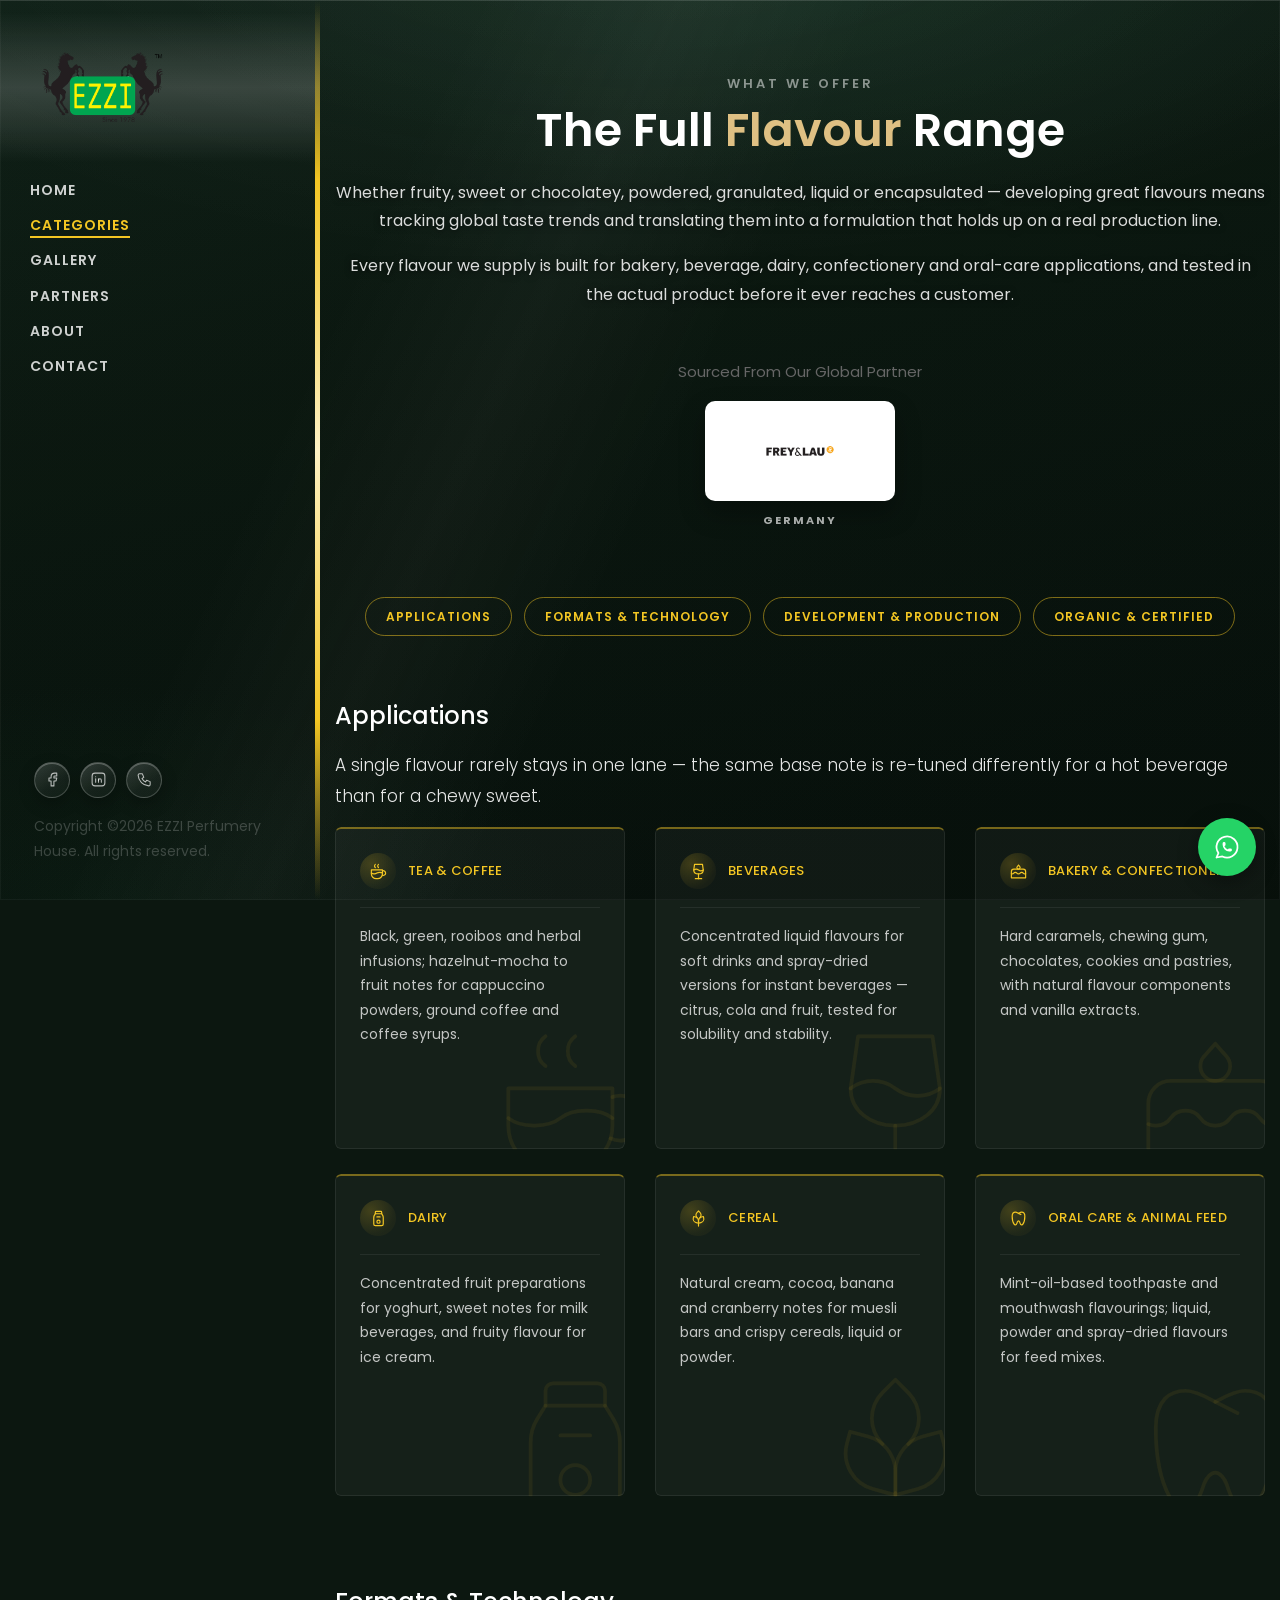
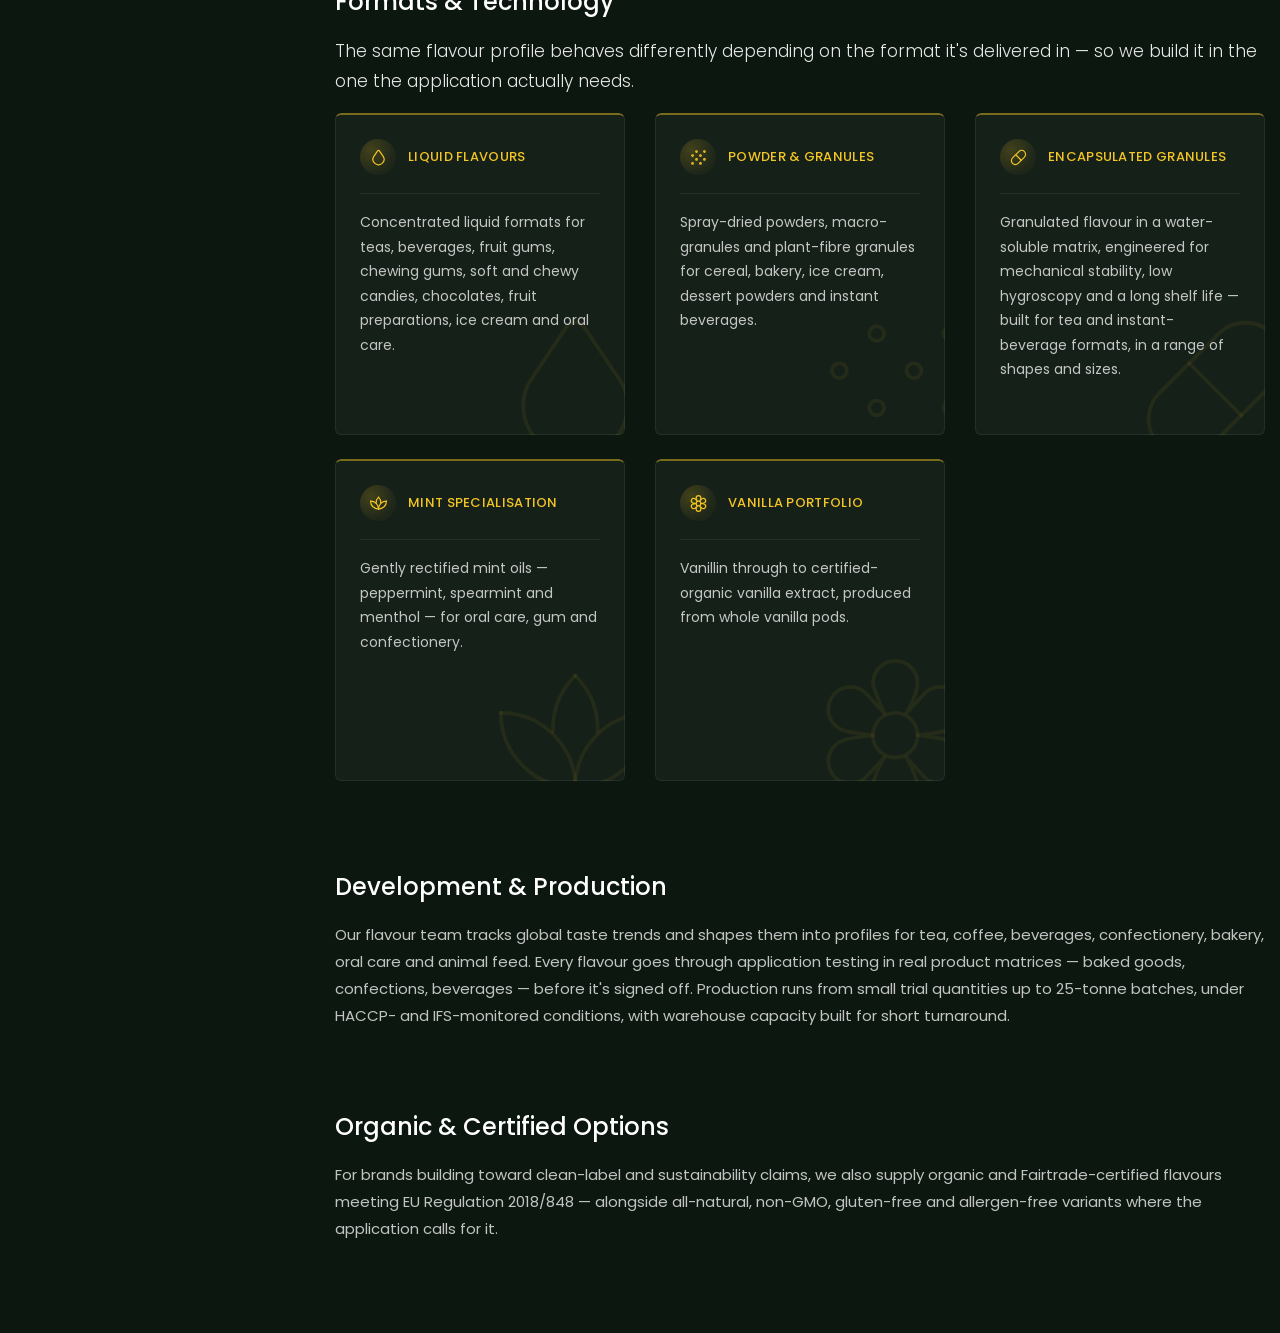
<file: flavours.html>
<!DOCTYPE html><html lang="en"><head><meta charset="utf-8"><meta name="viewport" content="width=device-width, initial-scale=1, shrink-to-fit=no"><title>Flavours - EZZI Perfumery House</title><meta name="description" content="Liquid, powder, granulated and encapsulated flavours from EZZI Perfumery House, formulated for bakery, beverage, dairy, confectionery and oral care applications."><link rel="canonical" href="https://ezziph.com/flavours.html"><link rel="icon" href="/images/1472113510.ico" type="image/x-icon"><link rel="sitemap" href="/sitemap-index.xml"><meta property="og:type" content="website"><meta property="og:site_name" content="EZZI Perfumery House"><meta property="og:title" content="Flavours - EZZI Perfumery House"><meta property="og:description" content="Liquid, powder, granulated and encapsulated flavours from EZZI Perfumery House, formulated for bakery, beverage, dairy, confectionery and oral care applications."><meta property="og:url" content="https://ezziph.com/flavours.html"><meta property="og:image" content="https://ezziph.com/images/ezzi/ezzi-hero-optimized.jpg"><meta property="og:locale" content="en_US"><meta name="twitter:card" content="summary_large_image"><script type="application/ld+json">{"@context":"https://schema.org","@graph":[{"@type":"Organization","@id":"https://ezziph.com/#organization","name":"EZZI Perfumery House","url":"https://ezziph.com/","logo":"https://ezziph.com/images/ezzi/ezzi-logo.png","foundingDate":"1978","email":"info@ezziph.com","telephone":"+8801713008394","address":{"@type":"PostalAddress","streetAddress":"56/57 Mitford Road (Bhandari Medicine Market)","addressLocality":"Dhaka","postalCode":"1100","addressCountry":"BD"},"sameAs":["https://www.facebook.com/EZZI-Flavours-Fragrances-419183892177418","https://www.linkedin.com/company/ezzi-flavours-fragrances/"]},{"@type":"WebSite","@id":"https://ezziph.com/#website","url":"https://ezziph.com/","name":"EZZI Perfumery House","publisher":{"@id":"https://ezziph.com/#organization"}}]}</script><link rel="preconnect" href="https://fonts.googleapis.com"><link rel="preconnect" href="https://fonts.gstatic.com" crossorigin><link href="https://fonts.googleapis.com/css?family=Poppins:300,400,500,600,700&display=swap" rel="stylesheet"><link href="https://fonts.googleapis.com/css?family=Abril+Fatface&display=swap" rel="stylesheet"><link rel="stylesheet" href="/css/animate.css"><link rel="stylesheet" href="/css/owl.carousel.min.css"><link rel="stylesheet" href="/css/owl.theme.default.min.css"><link rel="stylesheet" href="/css/magnific-popup.css"><link rel="stylesheet" href="/css/flaticon.css"><link rel="stylesheet" href="/css/style.css"><link rel="stylesheet" href="/css/custom.css"></head><body><div class="ezzi-bg-glass" aria-hidden="true"></div><div id="colorlib-page"><a href="#" class="js-colorlib-nav-toggle colorlib-nav-toggle" aria-label="Open menu"><i></i></a><div class="ezzi-mobile-topbar"><a href="/"><img src="/images/ezzi/ezzi-logo.png" alt="EZZI Perfumery House"></a></div><aside id="colorlib-aside" role="complementary" class="js-fullheight"><h1 id="colorlib-logo" class="mb-4 mb-md-5"><a href="/"><img src="/images/ezzi/ezzi-logo.png" alt="EZZI Perfumery House"></a></h1><nav id="colorlib-main-menu" role="navigation"><ul><li><a href="/">Home</a></li><li class="colorlib-active"><a href="/categories.html">Categories</a></li><li><a href="/gallery.html">Gallery</a></li><li><a href="/partners.html">Partners</a></li><li><a href="/about.html">About</a></li><li><a href="/contact.html">Contact</a></li></ul></nav><div class="colorlib-footer"><div class="ezzi-social mb-3"><a href="https://www.facebook.com/EZZI-Flavours-Fragrances-419183892177418" target="_blank" rel="noopener" aria-label="Facebook"><svg xmlns="http://www.w3.org/2000/svg" viewBox="0 0 24 24" fill="none" stroke="currentColor" stroke-width="1.5" stroke-linecap="round" stroke-linejoin="round" class="ti ti-brand-facebook" aria-hidden="true" focusable="false"><path d="M7 10v4h3v7h4v-7h3l1 -4h-4v-2a1 1 0 0 1 1 -1h3v-4h-3a5 5 0 0 0 -5 5v2h-3" /></svg></a><a href="https://www.linkedin.com/company/ezzi-flavours-fragrances/" target="_blank" rel="noopener" aria-label="LinkedIn"><svg xmlns="http://www.w3.org/2000/svg" viewBox="0 0 24 24" fill="none" stroke="currentColor" stroke-width="1.5" stroke-linecap="round" stroke-linejoin="round" class="ti ti-brand-linkedin" aria-hidden="true" focusable="false"><path d="M8 11v5" />
  <path d="M8 8v.01" />
  <path d="M12 16v-5" />
  <path d="M16 16v-3a2 2 0 1 0 -4 0" />
  <path d="M3 7a4 4 0 0 1 4 -4h10a4 4 0 0 1 4 4v10a4 4 0 0 1 -4 4h-10a4 4 0 0 1 -4 -4l0 -10" /></svg></a><a href="tel:+8801713008394" aria-label="Call EZZI Perfumery House"><svg xmlns="http://www.w3.org/2000/svg" viewBox="0 0 24 24" fill="none" stroke="currentColor" stroke-width="1.5" stroke-linecap="round" stroke-linejoin="round" class="ti ti-phone" aria-hidden="true" focusable="false"><path d="M5 4h4l2 5l-2.5 1.5a11 11 0 0 0 5 5l1.5 -2.5l5 2v4a2 2 0 0 1 -2 2a16 16 0 0 1 -15 -15a2 2 0 0 1 2 -2" /></svg></a></div><p class="pfooter">Copyright &copy;2026 EZZI Perfumery House. All rights reserved.</p></div></aside> <!-- END COLORLIB-ASIDE --><div id="colorlib-main"><section class="ftco-about ezzi-page-intro" id="hero"><div class="container"><div class="ezzi-section-heading ezzi-page-intro-heading ftco-animate"><span class="subheading">What We Offer</span><h2 class="mb-0">The Full <span>Flavour</span> Range</h2></div><div class="text ezzi-page-intro-text ftco-animate"><p>Whether fruity, sweet or chocolatey, powdered, granulated, liquid or encapsulated &mdash; developing great flavours means tracking global taste trends and translating them into a formulation that holds up on a real production line.</p><p>Every flavour we supply is built for bakery, beverage, dairy, confectionery and oral-care applications, and tested in the actual product before it ever reaches a customer.</p></div></div></section><section class="ftco-section ezzi-content"><div class="container"><div class="row justify-content-center mb-5 pb-2"><div class="col-12 text-center ftco-animate"><span class="subheading d-block mb-3">Sourced From Our Global Partner</span><div class="ezzi-partner-strip"><div class="ezzi-partner-item"><a href="/partners.html#freylau" class="ezzi-partner-badge"><img src="/images/ezzi/freylau-logo.png" alt="FREY &amp; LAU"></a><span class="ezzi-partner-country">Germany</span></div></div></div></div><div class="row"><div class="col-12 ezzi-jump-nav ftco-animate"><a href="#applications">Applications</a><a href="#formats">Formats &amp; Technology</a><a href="#development">Development &amp; Production</a><a href="#organic">Organic &amp; Certified</a></div></div><div id="applications" class="row mb-5 pb-3"><div class="col-md-12 ftco-animate"><h3>Applications</h3><p class="lead">A single flavour rarely stays in one lane &mdash; the same base note is re-tuned differently for a hot beverage than for a chewy sweet.</p></div><div class="col-md-4 col-sm-6 ftco-animate"><div class="ezzi-feature-card"><div class="ezzi-feature-icon"><svg xmlns="http://www.w3.org/2000/svg" viewBox="0 0 24 24" fill="none" stroke="currentColor" stroke-width="1.5" stroke-linecap="round" stroke-linejoin="round" class="ti ti-coffee" aria-hidden="true" focusable="false"><path d="M3 14c.83 .642 2.077 1.017 3.5 1c1.423 .017 2.67 -.358 3.5 -1c.83 -.642 2.077 -1.017 3.5 -1c1.423 -.017 2.67 .358 3.5 1" />
  <path d="M8 3a2.4 2.4 0 0 0 -1 2a2.4 2.4 0 0 0 1 2" />
  <path d="M12 3a2.4 2.4 0 0 0 -1 2a2.4 2.4 0 0 0 1 2" />
  <path d="M3 10h14v5a6 6 0 0 1 -6 6h-2a6 6 0 0 1 -6 -6v-5" />
  <path d="M16.746 16.726a3 3 0 1 0 .252 -5.555" /></svg></div><svg xmlns="http://www.w3.org/2000/svg" viewBox="0 0 24 24" fill="none" stroke="currentColor" stroke-width="0.5" stroke-linecap="round" stroke-linejoin="round" class="ti ti-coffee ezzi-feature-watermark" aria-hidden="true" focusable="false"><path d="M3 14c.83 .642 2.077 1.017 3.5 1c1.423 .017 2.67 -.358 3.5 -1c.83 -.642 2.077 -1.017 3.5 -1c1.423 -.017 2.67 .358 3.5 1" />
  <path d="M8 3a2.4 2.4 0 0 0 -1 2a2.4 2.4 0 0 0 1 2" />
  <path d="M12 3a2.4 2.4 0 0 0 -1 2a2.4 2.4 0 0 0 1 2" />
  <path d="M3 10h14v5a6 6 0 0 1 -6 6h-2a6 6 0 0 1 -6 -6v-5" />
  <path d="M16.746 16.726a3 3 0 1 0 .252 -5.555" /></svg><h4>Tea &amp; Coffee</h4><p>Black, green, rooibos and herbal infusions; hazelnut-mocha to fruit notes for cappuccino powders, ground coffee and coffee syrups.</p></div></div><div class="col-md-4 col-sm-6 ftco-animate"><div class="ezzi-feature-card"><div class="ezzi-feature-icon"><svg xmlns="http://www.w3.org/2000/svg" viewBox="0 0 24 24" fill="none" stroke="currentColor" stroke-width="1.5" stroke-linecap="round" stroke-linejoin="round" class="ti ti-glass-full" aria-hidden="true" focusable="false"><path d="M8 21l8 0" />
  <path d="M12 15l0 6" />
  <path d="M17 3l1 7c0 3.012 -2.686 5 -6 5s-6 -1.988 -6 -5l1 -7h10" />
  <path d="M6 10a5 5 0 0 1 6 0a5 5 0 0 0 6 0" /></svg></div><svg xmlns="http://www.w3.org/2000/svg" viewBox="0 0 24 24" fill="none" stroke="currentColor" stroke-width="0.5" stroke-linecap="round" stroke-linejoin="round" class="ti ti-glass-full ezzi-feature-watermark" aria-hidden="true" focusable="false"><path d="M8 21l8 0" />
  <path d="M12 15l0 6" />
  <path d="M17 3l1 7c0 3.012 -2.686 5 -6 5s-6 -1.988 -6 -5l1 -7h10" />
  <path d="M6 10a5 5 0 0 1 6 0a5 5 0 0 0 6 0" /></svg><h4>Beverages</h4><p>Concentrated liquid flavours for soft drinks and spray-dried versions for instant beverages &mdash; citrus, cola and fruit, tested for solubility and stability.</p></div></div><div class="col-md-4 col-sm-6 ftco-animate"><div class="ezzi-feature-card"><div class="ezzi-feature-icon"><svg xmlns="http://www.w3.org/2000/svg" viewBox="0 0 24 24" fill="none" stroke="currentColor" stroke-width="1.5" stroke-linecap="round" stroke-linejoin="round" class="ti ti-cake" aria-hidden="true" focusable="false"><path d="M3 20h18v-8a3 3 0 0 0 -3 -3h-12a3 3 0 0 0 -3 3v8" />
  <path d="M3 14.803c.312 .135 .654 .204 1 .197a2.4 2.4 0 0 0 2 -1a2.4 2.4 0 0 1 2 -1a2.4 2.4 0 0 1 2 1a2.4 2.4 0 0 0 2 1a2.4 2.4 0 0 0 2 -1a2.4 2.4 0 0 1 2 -1a2.4 2.4 0 0 1 2 1a2.4 2.4 0 0 0 2 1c.35 .007 .692 -.062 1 -.197" />
  <path d="M12 4l1.465 1.638a2 2 0 1 1 -3.015 .099l1.55 -1.737" /></svg></div><svg xmlns="http://www.w3.org/2000/svg" viewBox="0 0 24 24" fill="none" stroke="currentColor" stroke-width="0.5" stroke-linecap="round" stroke-linejoin="round" class="ti ti-cake ezzi-feature-watermark" aria-hidden="true" focusable="false"><path d="M3 20h18v-8a3 3 0 0 0 -3 -3h-12a3 3 0 0 0 -3 3v8" />
  <path d="M3 14.803c.312 .135 .654 .204 1 .197a2.4 2.4 0 0 0 2 -1a2.4 2.4 0 0 1 2 -1a2.4 2.4 0 0 1 2 1a2.4 2.4 0 0 0 2 1a2.4 2.4 0 0 0 2 -1a2.4 2.4 0 0 1 2 -1a2.4 2.4 0 0 1 2 1a2.4 2.4 0 0 0 2 1c.35 .007 .692 -.062 1 -.197" />
  <path d="M12 4l1.465 1.638a2 2 0 1 1 -3.015 .099l1.55 -1.737" /></svg><h4>Bakery &amp; Confectionery</h4><p>Hard caramels, chewing gum, chocolates, cookies and pastries, with natural flavour components and vanilla extracts.</p></div></div><div class="col-md-4 col-sm-6 ftco-animate"><div class="ezzi-feature-card"><div class="ezzi-feature-icon"><svg xmlns="http://www.w3.org/2000/svg" viewBox="0 0 24 24" fill="none" stroke="currentColor" stroke-width="1.5" stroke-linecap="round" stroke-linejoin="round" class="ti ti-milk" aria-hidden="true" focusable="false"><path d="M8 6h8v-2a1 1 0 0 0 -1 -1h-6a1 1 0 0 0 -1 1v2" />
  <path d="M16 6l1.094 1.759a6 6 0 0 1 .906 3.17v8.071a2 2 0 0 1 -2 2h-8a2 2 0 0 1 -2 -2v-8.071a6 6 0 0 1 .906 -3.17l1.094 -1.759" />
  <path d="M10 16a2 2 0 1 0 4 0a2 2 0 1 0 -4 0" />
  <path d="M10 10h4" /></svg></div><svg xmlns="http://www.w3.org/2000/svg" viewBox="0 0 24 24" fill="none" stroke="currentColor" stroke-width="0.5" stroke-linecap="round" stroke-linejoin="round" class="ti ti-milk ezzi-feature-watermark" aria-hidden="true" focusable="false"><path d="M8 6h8v-2a1 1 0 0 0 -1 -1h-6a1 1 0 0 0 -1 1v2" />
  <path d="M16 6l1.094 1.759a6 6 0 0 1 .906 3.17v8.071a2 2 0 0 1 -2 2h-8a2 2 0 0 1 -2 -2v-8.071a6 6 0 0 1 .906 -3.17l1.094 -1.759" />
  <path d="M10 16a2 2 0 1 0 4 0a2 2 0 1 0 -4 0" />
  <path d="M10 10h4" /></svg><h4>Dairy</h4><p>Concentrated fruit preparations for yoghurt, sweet notes for milk beverages, and fruity flavour for ice cream.</p></div></div><div class="col-md-4 col-sm-6 ftco-animate"><div class="ezzi-feature-card"><div class="ezzi-feature-icon"><svg xmlns="http://www.w3.org/2000/svg" viewBox="0 0 24 24" fill="none" stroke="currentColor" stroke-width="1.5" stroke-linecap="round" stroke-linejoin="round" class="ti ti-wheat" aria-hidden="true" focusable="false"><path d="M12.014 21.514v-3.75" />
  <path d="M5.93 9.504l-.43 1.604c-.712 2.659 .866 5.391 3.524 6.105c.997 .268 1.993 .535 2.99 .801v-3.44c-.164 -2.105 -1.637 -3.879 -3.676 -4.426l-2.408 -.644" />
  <path d="M13.744 11.164c.454 -.454 .815 -.994 1.061 -1.587c.246 -.594 .372 -1.23 .372 -1.873c0 -.643 -.126 -1.279 -.372 -1.872c-.246 -.594 -.606 -1.133 -1.061 -1.588l-1.73 -1.73l-1.73 1.73c-.454 .454 -.815 .994 -1.06 1.588c-.246 .594 -.372 1.23 -.373 1.872c0 .643 .127 1.279 .373 1.873c.246 .594 .606 1.133 1.06 1.587" />
  <path d="M18.099 9.504l.43 1.604c.712 2.659 -.866 5.391 -3.525 6.105c-.997 .268 -1.994 .535 -2.99 .801v-3.44c.164 -2.105 1.637 -3.879 3.677 -4.426l2.408 -.644" /></svg></div><svg xmlns="http://www.w3.org/2000/svg" viewBox="0 0 24 24" fill="none" stroke="currentColor" stroke-width="0.5" stroke-linecap="round" stroke-linejoin="round" class="ti ti-wheat ezzi-feature-watermark" aria-hidden="true" focusable="false"><path d="M12.014 21.514v-3.75" />
  <path d="M5.93 9.504l-.43 1.604c-.712 2.659 .866 5.391 3.524 6.105c.997 .268 1.993 .535 2.99 .801v-3.44c-.164 -2.105 -1.637 -3.879 -3.676 -4.426l-2.408 -.644" />
  <path d="M13.744 11.164c.454 -.454 .815 -.994 1.061 -1.587c.246 -.594 .372 -1.23 .372 -1.873c0 -.643 -.126 -1.279 -.372 -1.872c-.246 -.594 -.606 -1.133 -1.061 -1.588l-1.73 -1.73l-1.73 1.73c-.454 .454 -.815 .994 -1.06 1.588c-.246 .594 -.372 1.23 -.373 1.872c0 .643 .127 1.279 .373 1.873c.246 .594 .606 1.133 1.06 1.587" />
  <path d="M18.099 9.504l.43 1.604c.712 2.659 -.866 5.391 -3.525 6.105c-.997 .268 -1.994 .535 -2.99 .801v-3.44c.164 -2.105 1.637 -3.879 3.677 -4.426l2.408 -.644" /></svg><h4>Cereal</h4><p>Natural cream, cocoa, banana and cranberry notes for muesli bars and crispy cereals, liquid or powder.</p></div></div><div class="col-md-4 col-sm-6 ftco-animate"><div class="ezzi-feature-card"><div class="ezzi-feature-icon"><svg xmlns="http://www.w3.org/2000/svg" viewBox="0 0 24 24" fill="none" stroke="currentColor" stroke-width="1.5" stroke-linecap="round" stroke-linejoin="round" class="ti ti-dental" aria-hidden="true" focusable="false"><path d="M12 5.5c-1.074 -.586 -2.583 -1.5 -4 -1.5c-2.1 0 -4 1.247 -4 5c0 4.899 1.056 8.41 2.671 10.537c.573 .756 1.97 .521 2.567 -.236c.398 -.505 .819 -1.439 1.262 -2.801c.292 -.771 .892 -1.504 1.5 -1.5c.602 0 1.21 .737 1.5 1.5c.443 1.362 .864 2.295 1.262 2.8c.597 .759 2 .993 2.567 .237c1.615 -2.127 2.671 -5.637 2.671 -10.537c0 -3.74 -1.908 -5 -4 -5c-1.423 0 -2.92 .911 -4 1.5" />
  <path d="M12 5.5l3 1.5" /></svg></div><svg xmlns="http://www.w3.org/2000/svg" viewBox="0 0 24 24" fill="none" stroke="currentColor" stroke-width="0.5" stroke-linecap="round" stroke-linejoin="round" class="ti ti-dental ezzi-feature-watermark" aria-hidden="true" focusable="false"><path d="M12 5.5c-1.074 -.586 -2.583 -1.5 -4 -1.5c-2.1 0 -4 1.247 -4 5c0 4.899 1.056 8.41 2.671 10.537c.573 .756 1.97 .521 2.567 -.236c.398 -.505 .819 -1.439 1.262 -2.801c.292 -.771 .892 -1.504 1.5 -1.5c.602 0 1.21 .737 1.5 1.5c.443 1.362 .864 2.295 1.262 2.8c.597 .759 2 .993 2.567 .237c1.615 -2.127 2.671 -5.637 2.671 -10.537c0 -3.74 -1.908 -5 -4 -5c-1.423 0 -2.92 .911 -4 1.5" />
  <path d="M12 5.5l3 1.5" /></svg><h4>Oral Care &amp; Animal Feed</h4><p>Mint-oil-based toothpaste and mouthwash flavourings; liquid, powder and spray-dried flavours for feed mixes.</p></div></div></div><div id="formats" class="row mb-5 pb-3"><div class="col-md-12 ftco-animate"><h3>Formats &amp; Technology</h3><p class="lead">The same flavour profile behaves differently depending on the format it's delivered in &mdash; so we build it in the one the application actually needs.</p></div><div class="col-md-4 col-sm-6 ftco-animate"><div class="ezzi-feature-card"><div class="ezzi-feature-icon"><svg xmlns="http://www.w3.org/2000/svg" viewBox="0 0 24 24" fill="none" stroke="currentColor" stroke-width="1.5" stroke-linecap="round" stroke-linejoin="round" class="ti ti-droplet" aria-hidden="true" focusable="false"><path d="M7.502 19.423c2.602 2.105 6.395 2.105 8.996 0c2.602 -2.105 3.262 -5.708 1.566 -8.546l-4.89 -7.26c-.42 -.625 -1.287 -.803 -1.936 -.397a1.376 1.376 0 0 0 -.41 .397l-4.893 7.26c-1.695 2.838 -1.035 6.441 1.567 8.546" /></svg></div><svg xmlns="http://www.w3.org/2000/svg" viewBox="0 0 24 24" fill="none" stroke="currentColor" stroke-width="0.5" stroke-linecap="round" stroke-linejoin="round" class="ti ti-droplet ezzi-feature-watermark" aria-hidden="true" focusable="false"><path d="M7.502 19.423c2.602 2.105 6.395 2.105 8.996 0c2.602 -2.105 3.262 -5.708 1.566 -8.546l-4.89 -7.26c-.42 -.625 -1.287 -.803 -1.936 -.397a1.376 1.376 0 0 0 -.41 .397l-4.893 7.26c-1.695 2.838 -1.035 6.441 1.567 8.546" /></svg><h4>Liquid Flavours</h4><p>Concentrated liquid formats for teas, beverages, fruit gums, chewing gums, soft and chewy candies, chocolates, fruit preparations, ice cream and oral care.</p></div></div><div class="col-md-4 col-sm-6 ftco-animate"><div class="ezzi-feature-card"><div class="ezzi-feature-icon"><svg xmlns="http://www.w3.org/2000/svg" viewBox="0 0 24 24" fill="none" stroke="currentColor" stroke-width="1.5" stroke-linecap="round" stroke-linejoin="round" class="ti ti-grain" aria-hidden="true" focusable="false"><path d="M3.5 9.5a1 1 0 1 0 2 0a1 1 0 1 0 -2 0" />
  <path d="M8.5 4.5a1 1 0 1 0 2 0a1 1 0 1 0 -2 0" />
  <path d="M8.5 14.5a1 1 0 1 0 2 0a1 1 0 1 0 -2 0" />
  <path d="M3.5 19.5a1 1 0 1 0 2 0a1 1 0 1 0 -2 0" />
  <path d="M13.5 9.5a1 1 0 1 0 2 0a1 1 0 1 0 -2 0" />
  <path d="M18.5 4.5a1 1 0 1 0 2 0a1 1 0 1 0 -2 0" />
  <path d="M13.5 19.5a1 1 0 1 0 2 0a1 1 0 1 0 -2 0" />
  <path d="M18.5 14.5a1 1 0 1 0 2 0a1 1 0 1 0 -2 0" /></svg></div><svg xmlns="http://www.w3.org/2000/svg" viewBox="0 0 24 24" fill="none" stroke="currentColor" stroke-width="0.5" stroke-linecap="round" stroke-linejoin="round" class="ti ti-grain ezzi-feature-watermark" aria-hidden="true" focusable="false"><path d="M3.5 9.5a1 1 0 1 0 2 0a1 1 0 1 0 -2 0" />
  <path d="M8.5 4.5a1 1 0 1 0 2 0a1 1 0 1 0 -2 0" />
  <path d="M8.5 14.5a1 1 0 1 0 2 0a1 1 0 1 0 -2 0" />
  <path d="M3.5 19.5a1 1 0 1 0 2 0a1 1 0 1 0 -2 0" />
  <path d="M13.5 9.5a1 1 0 1 0 2 0a1 1 0 1 0 -2 0" />
  <path d="M18.5 4.5a1 1 0 1 0 2 0a1 1 0 1 0 -2 0" />
  <path d="M13.5 19.5a1 1 0 1 0 2 0a1 1 0 1 0 -2 0" />
  <path d="M18.5 14.5a1 1 0 1 0 2 0a1 1 0 1 0 -2 0" /></svg><h4>Powder &amp; Granules</h4><p>Spray-dried powders, macro-granules and plant-fibre granules for cereal, bakery, ice cream, dessert powders and instant beverages.</p></div></div><div class="col-md-4 col-sm-6 ftco-animate"><div class="ezzi-feature-card"><div class="ezzi-feature-icon"><svg xmlns="http://www.w3.org/2000/svg" viewBox="0 0 24 24" fill="none" stroke="currentColor" stroke-width="1.5" stroke-linecap="round" stroke-linejoin="round" class="ti ti-pill" aria-hidden="true" focusable="false"><path d="M4.5 12.5l8 -8a4.94 4.94 0 0 1 7 7l-8 8a4.94 4.94 0 0 1 -7 -7" />
  <path d="M8.5 8.5l7 7" /></svg></div><svg xmlns="http://www.w3.org/2000/svg" viewBox="0 0 24 24" fill="none" stroke="currentColor" stroke-width="0.5" stroke-linecap="round" stroke-linejoin="round" class="ti ti-pill ezzi-feature-watermark" aria-hidden="true" focusable="false"><path d="M4.5 12.5l8 -8a4.94 4.94 0 0 1 7 7l-8 8a4.94 4.94 0 0 1 -7 -7" />
  <path d="M8.5 8.5l7 7" /></svg><h4>Encapsulated Granules</h4><p>Granulated flavour in a water-soluble matrix, engineered for mechanical stability, low hygroscopy and a long shelf life &mdash; built for tea and instant-beverage formats, in a range of shapes and sizes.</p></div></div><div class="col-md-4 col-sm-6 ftco-animate"><div class="ezzi-feature-card"><div class="ezzi-feature-icon"><svg xmlns="http://www.w3.org/2000/svg" viewBox="0 0 24 24" fill="none" stroke="currentColor" stroke-width="1.5" stroke-linecap="round" stroke-linejoin="round" class="ti ti-plant-2" aria-hidden="true" focusable="false"><path d="M2 9a10 10 0 1 0 20 0" />
  <path d="M12 19a10 10 0 0 1 10 -10" />
  <path d="M2 9a10 10 0 0 1 10 10" />
  <path d="M12 4a9.7 9.7 0 0 1 2.99 7.5" />
  <path d="M9.01 11.5a9.7 9.7 0 0 1 2.99 -7.5" /></svg></div><svg xmlns="http://www.w3.org/2000/svg" viewBox="0 0 24 24" fill="none" stroke="currentColor" stroke-width="0.5" stroke-linecap="round" stroke-linejoin="round" class="ti ti-plant-2 ezzi-feature-watermark" aria-hidden="true" focusable="false"><path d="M2 9a10 10 0 1 0 20 0" />
  <path d="M12 19a10 10 0 0 1 10 -10" />
  <path d="M2 9a10 10 0 0 1 10 10" />
  <path d="M12 4a9.7 9.7 0 0 1 2.99 7.5" />
  <path d="M9.01 11.5a9.7 9.7 0 0 1 2.99 -7.5" /></svg><h4>Mint Specialisation</h4><p>Gently rectified mint oils &mdash; peppermint, spearmint and menthol &mdash; for oral care, gum and confectionery.</p></div></div><div class="col-md-4 col-sm-6 ftco-animate"><div class="ezzi-feature-card"><div class="ezzi-feature-icon"><svg xmlns="http://www.w3.org/2000/svg" viewBox="0 0 24 24" fill="none" stroke="currentColor" stroke-width="1.5" stroke-linecap="round" stroke-linejoin="round" class="ti ti-flower" aria-hidden="true" focusable="false"><path d="M9 12a3 3 0 1 0 6 0a3 3 0 1 0 -6 0" />
  <path d="M12 2a3 3 0 0 1 3 3c0 .562 -.259 1.442 -.776 2.64l-.724 1.36l1.76 -1.893c.499 -.6 .922 -1 1.27 -1.205a2.968 2.968 0 0 1 4.07 1.099a3.011 3.011 0 0 1 -1.09 4.098c-.374 .217 -.99 .396 -1.846 .535l-2.664 .366l2.4 .326c1 .145 1.698 .337 2.11 .576a3.011 3.011 0 0 1 1.09 4.098a2.968 2.968 0 0 1 -4.07 1.098c-.348 -.202 -.771 -.604 -1.27 -1.205l-1.76 -1.893l.724 1.36c.516 1.199 .776 2.079 .776 2.64a3 3 0 0 1 -6 0c0 -.562 .259 -1.442 .776 -2.64l.724 -1.36l-1.76 1.893c-.499 .601 -.922 1 -1.27 1.205a2.968 2.968 0 0 1 -4.07 -1.098a3.011 3.011 0 0 1 1.09 -4.098c.374 -.218 .99 -.396 1.846 -.536l2.664 -.366l-2.4 -.325c-1 -.145 -1.698 -.337 -2.11 -.576a3.011 3.011 0 0 1 -1.09 -4.099a2.968 2.968 0 0 1 4.07 -1.099c.348 .203 .771 .604 1.27 1.205l1.76 1.894c-1 -2.292 -1.5 -3.625 -1.5 -4a3 3 0 0 1 3 -3" /></svg></div><svg xmlns="http://www.w3.org/2000/svg" viewBox="0 0 24 24" fill="none" stroke="currentColor" stroke-width="0.5" stroke-linecap="round" stroke-linejoin="round" class="ti ti-flower ezzi-feature-watermark" aria-hidden="true" focusable="false"><path d="M9 12a3 3 0 1 0 6 0a3 3 0 1 0 -6 0" />
  <path d="M12 2a3 3 0 0 1 3 3c0 .562 -.259 1.442 -.776 2.64l-.724 1.36l1.76 -1.893c.499 -.6 .922 -1 1.27 -1.205a2.968 2.968 0 0 1 4.07 1.099a3.011 3.011 0 0 1 -1.09 4.098c-.374 .217 -.99 .396 -1.846 .535l-2.664 .366l2.4 .326c1 .145 1.698 .337 2.11 .576a3.011 3.011 0 0 1 1.09 4.098a2.968 2.968 0 0 1 -4.07 1.098c-.348 -.202 -.771 -.604 -1.27 -1.205l-1.76 -1.893l.724 1.36c.516 1.199 .776 2.079 .776 2.64a3 3 0 0 1 -6 0c0 -.562 .259 -1.442 .776 -2.64l.724 -1.36l-1.76 1.893c-.499 .601 -.922 1 -1.27 1.205a2.968 2.968 0 0 1 -4.07 -1.098a3.011 3.011 0 0 1 1.09 -4.098c.374 -.218 .99 -.396 1.846 -.536l2.664 -.366l-2.4 -.325c-1 -.145 -1.698 -.337 -2.11 -.576a3.011 3.011 0 0 1 -1.09 -4.099a2.968 2.968 0 0 1 4.07 -1.099c.348 .203 .771 .604 1.27 1.205l1.76 1.894c-1 -2.292 -1.5 -3.625 -1.5 -4a3 3 0 0 1 3 -3" /></svg><h4>Vanilla Portfolio</h4><p>Vanillin through to certified-organic vanilla extract, produced from whole vanilla pods.</p></div></div></div><div id="development" class="row mb-5 pb-3"><div class="col-md-12 ftco-animate"><h3>Development &amp; Production</h3><p>Our flavour team tracks global taste trends and shapes them into profiles for tea, coffee, beverages, confectionery, bakery, oral care and animal feed. Every flavour goes through application testing in real product matrices &mdash; baked goods, confections, beverages &mdash; before it's signed off. Production runs from small trial quantities up to 25-tonne batches, under HACCP- and IFS-monitored conditions, with warehouse capacity built for short turnaround.</p></div></div><div id="organic" class="row"><div class="col-md-12 ftco-animate"><h3>Organic &amp; Certified Options</h3><p>For brands building toward clean-label and sustainability claims, we also supply organic and Fairtrade-certified flavours meeting EU Regulation 2018/848 &mdash; alongside all-natural, non-GMO, gluten-free and allergen-free variants where the application calls for it.</p></div></div></div></section></div><!-- END COLORLIB-MAIN --></div><!-- END COLORLIB-PAGE --><!-- loader --><div id="ftco-loader" class="show fullscreen"><svg class="circular" width="48px" height="48px"><circle class="path-bg" cx="24" cy="24" r="22" fill="none" stroke-width="4" stroke="#eeeeee"></circle><circle class="path" cx="24" cy="24" r="22" fill="none" stroke-width="4" stroke-miterlimit="10" stroke="#F96D00"></circle></svg></div><!-- Floating WhatsApp chat widget --><div class="ezzi-whatsapp" id="ezziWhatsapp"><div class="ezzi-whatsapp-panel"><div class="ezzi-whatsapp-header"><svg xmlns="http://www.w3.org/2000/svg" viewBox="0 0 24 24" fill="none" stroke="currentColor" stroke-width="1.5" stroke-linecap="round" stroke-linejoin="round" class="ti ti-brand-whatsapp" aria-hidden="true" focusable="false"><path d="M3 21l1.65 -3.8a9 9 0 1 1 3.4 2.9l-5.05 .9" />
  <path d="M9 10a.5 .5 0 0 0 1 0v-1a.5 .5 0 0 0 -1 0v1a5 5 0 0 0 5 5h1a.5 .5 0 0 0 0 -1h-1a.5 .5 0 0 0 0 1" /></svg><span class="ezzi-whatsapp-header-title">Let&rsquo;s chat on WhatsApp</span><button type="button" class="ezzi-whatsapp-close" id="ezziWhatsappClose" aria-label="Close chat">&#9660;</button></div><div class="ezzi-whatsapp-body"><div class="ezzi-whatsapp-bubble"><span class="ezzi-whatsapp-bubble-name">EZZI Perfumery House</span><p>How can I help you? :)</p></div></div><form class="ezzi-whatsapp-input" id="ezziWhatsappForm"><input type="text" id="ezziWhatsappText" placeholder="Write your message..." autocomplete="off" aria-label="Your WhatsApp message"><button type="submit" aria-label="Send on WhatsApp"><svg xmlns="http://www.w3.org/2000/svg" viewBox="0 0 24 24" fill="none" stroke="currentColor" stroke-width="1.5" stroke-linecap="round" stroke-linejoin="round" class="ti ti-send" aria-hidden="true" focusable="false"><path d="M10 14l11 -11" />
  <path d="M21 3l-6.5 18a.55 .55 0 0 1 -1 0l-3.5 -7l-7 -3.5a.55 .55 0 0 1 0 -1l18 -6.5" /></svg></button></form></div><button type="button" class="ezzi-whatsapp-toggle" id="ezziWhatsappToggle" aria-label="Chat on WhatsApp"><svg xmlns="http://www.w3.org/2000/svg" viewBox="0 0 24 24" fill="none" stroke="currentColor" stroke-width="1.5" stroke-linecap="round" stroke-linejoin="round" class="ti ti-brand-whatsapp" aria-hidden="true" focusable="false"><path d="M3 21l1.65 -3.8a9 9 0 1 1 3.4 2.9l-5.05 .9" />
  <path d="M9 10a.5 .5 0 0 0 1 0v-1a.5 .5 0 0 0 -1 0v1a5 5 0 0 0 5 5h1a.5 .5 0 0 0 0 -1h-1a.5 .5 0 0 0 0 1" /></svg></button></div><script src="/js/jquery.min.js"></script><script src="/js/jquery-migrate-3.0.1.min.js"></script><script src="/js/popper.min.js"></script><script src="/js/bootstrap.min.js"></script><script src="/js/jquery.easing.1.3.js"></script><script src="/js/jquery.waypoints.min.js"></script><script src="/js/jquery.stellar.min.js"></script><script src="/js/owl.carousel.min.js"></script><script src="/js/jquery.magnific-popup.min.js"></script><script src="/js/jquery.animateNumber.min.js"></script><script src="/js/scrollax.min.js"></script><script src="/js/main.js"></script><script src="/js/ezzi-whatsapp.js"></script><script>
		// Phone/tablet header: transparent at the top of the page (over the
		// video on the homepage), solid once the visitor scrolls into content.
		(function () {
			var bar = document.querySelector('.ezzi-mobile-topbar');
			if (!bar) return;
			var hero = document.querySelector('.ezzi-video-hero');
			var ticking = false;
			function update() {
				ticking = false;
				var solid = hero ? hero.getBoundingClientRect().bottom <= bar.offsetHeight : window.scrollY > 8;
				bar.classList.toggle('is-solid', solid);
			}
			function onScroll() {
				if (!ticking) { ticking = true; requestAnimationFrame(update); }
			}
			window.addEventListener('scroll', onScroll, { passive: true });
			window.addEventListener('resize', onScroll);
			update();
		})();
	</script></body></html>
</file>
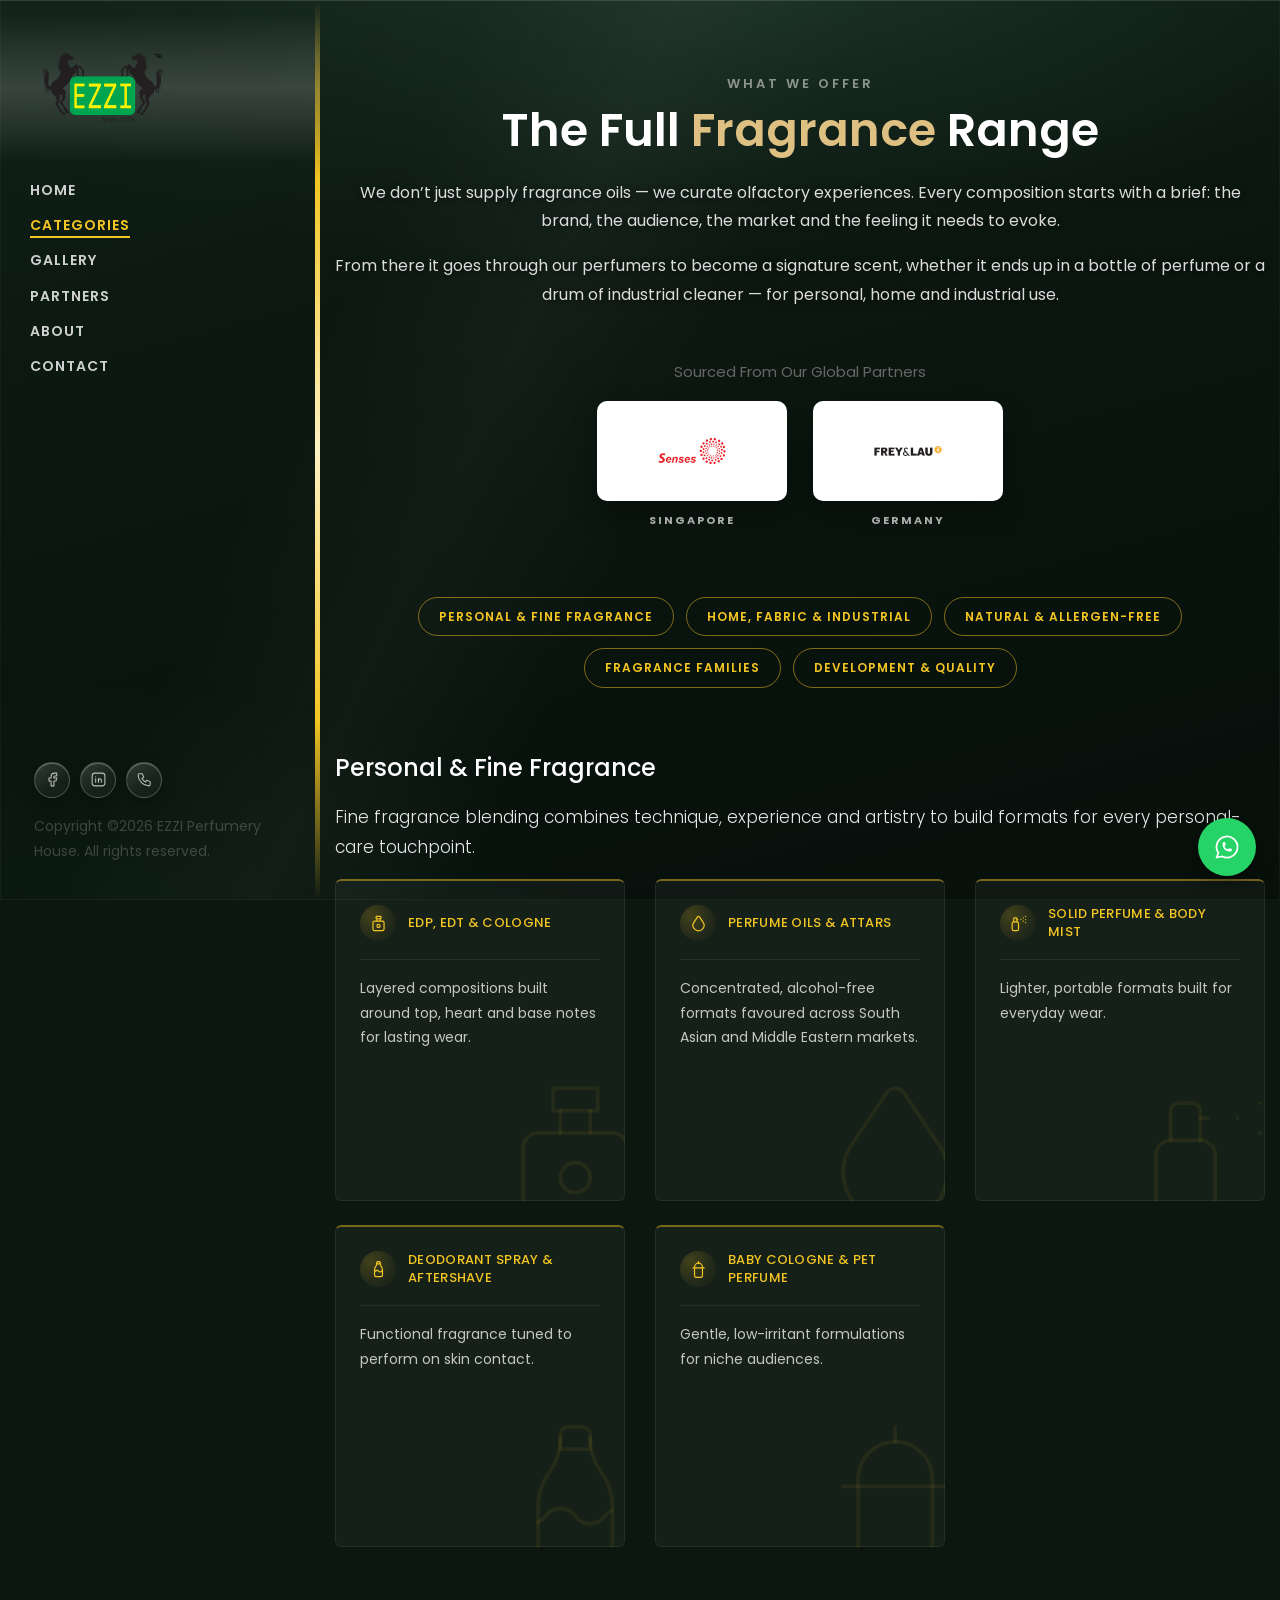
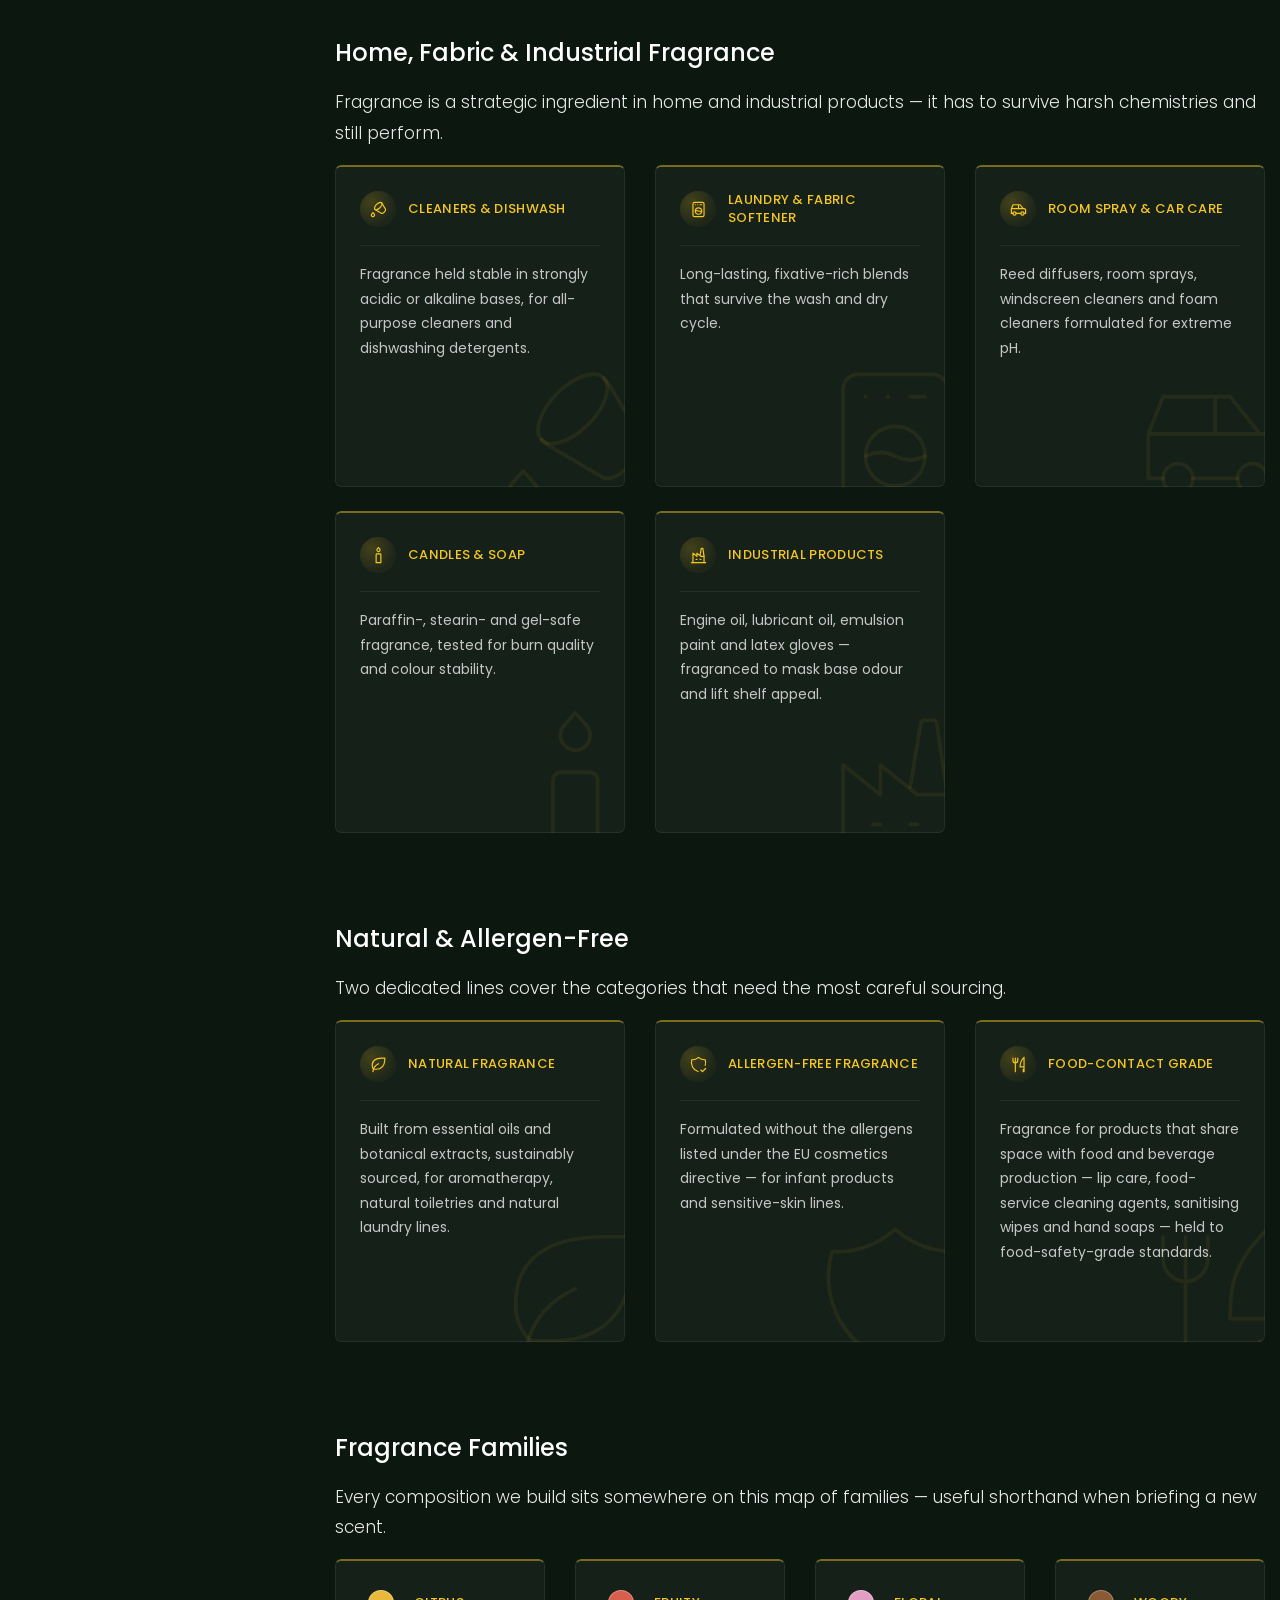
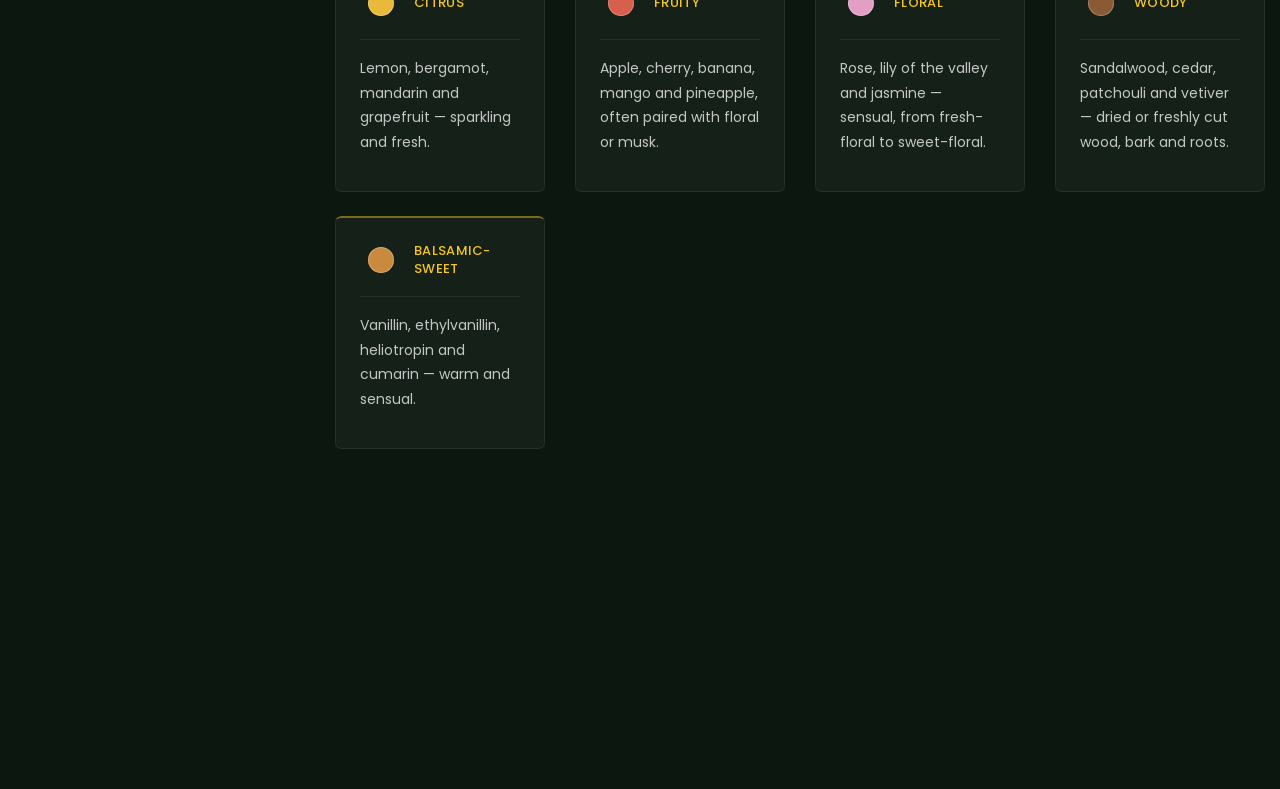
<file: fragrances.html>
<!DOCTYPE html><html lang="en"><head><meta charset="utf-8"><meta name="viewport" content="width=device-width, initial-scale=1, shrink-to-fit=no"><title>Fragrances - EZZI Perfumery House</title><meta name="description" content="Perfumes, odours and custom fragrance solutions from EZZI Perfumery House — personal, fine, home, fabric, industrial, natural and allergen-free fragrance."><link rel="canonical" href="https://ezziph.com/fragrances.html"><link rel="icon" href="/images/1472113510.ico" type="image/x-icon"><link rel="sitemap" href="/sitemap-index.xml"><meta property="og:type" content="website"><meta property="og:site_name" content="EZZI Perfumery House"><meta property="og:title" content="Fragrances - EZZI Perfumery House"><meta property="og:description" content="Perfumes, odours and custom fragrance solutions from EZZI Perfumery House — personal, fine, home, fabric, industrial, natural and allergen-free fragrance."><meta property="og:url" content="https://ezziph.com/fragrances.html"><meta property="og:image" content="https://ezziph.com/images/ezzi/ezzi-hero-optimized.jpg"><meta property="og:locale" content="en_US"><meta name="twitter:card" content="summary_large_image"><script type="application/ld+json">{"@context":"https://schema.org","@graph":[{"@type":"Organization","@id":"https://ezziph.com/#organization","name":"EZZI Perfumery House","url":"https://ezziph.com/","logo":"https://ezziph.com/images/ezzi/ezzi-logo.png","foundingDate":"1978","email":"info@ezziph.com","telephone":"+8801713008394","address":{"@type":"PostalAddress","streetAddress":"56/57 Mitford Road (Bhandari Medicine Market)","addressLocality":"Dhaka","postalCode":"1100","addressCountry":"BD"},"sameAs":["https://www.facebook.com/EZZI-Flavours-Fragrances-419183892177418","https://www.linkedin.com/company/ezzi-flavours-fragrances/"]},{"@type":"WebSite","@id":"https://ezziph.com/#website","url":"https://ezziph.com/","name":"EZZI Perfumery House","publisher":{"@id":"https://ezziph.com/#organization"}}]}</script><link rel="preconnect" href="https://fonts.googleapis.com"><link rel="preconnect" href="https://fonts.gstatic.com" crossorigin><link href="https://fonts.googleapis.com/css?family=Poppins:300,400,500,600,700&display=swap" rel="stylesheet"><link href="https://fonts.googleapis.com/css?family=Abril+Fatface&display=swap" rel="stylesheet"><link rel="stylesheet" href="/css/animate.css"><link rel="stylesheet" href="/css/owl.carousel.min.css"><link rel="stylesheet" href="/css/owl.theme.default.min.css"><link rel="stylesheet" href="/css/magnific-popup.css"><link rel="stylesheet" href="/css/flaticon.css"><link rel="stylesheet" href="/css/style.css"><link rel="stylesheet" href="/css/custom.css"></head><body><div class="ezzi-bg-glass" aria-hidden="true"></div><div id="colorlib-page"><a href="#" class="js-colorlib-nav-toggle colorlib-nav-toggle" aria-label="Open menu"><i></i></a><div class="ezzi-mobile-topbar"><a href="/"><img src="/images/ezzi/ezzi-logo.png" alt="EZZI Perfumery House"></a></div><aside id="colorlib-aside" role="complementary" class="js-fullheight"><h1 id="colorlib-logo" class="mb-4 mb-md-5"><a href="/"><img src="/images/ezzi/ezzi-logo.png" alt="EZZI Perfumery House"></a></h1><nav id="colorlib-main-menu" role="navigation"><ul><li><a href="/">Home</a></li><li class="colorlib-active"><a href="/categories.html">Categories</a></li><li><a href="/gallery.html">Gallery</a></li><li><a href="/partners.html">Partners</a></li><li><a href="/about.html">About</a></li><li><a href="/contact.html">Contact</a></li></ul></nav><div class="colorlib-footer"><div class="ezzi-social mb-3"><a href="https://www.facebook.com/EZZI-Flavours-Fragrances-419183892177418" target="_blank" rel="noopener" aria-label="Facebook"><svg xmlns="http://www.w3.org/2000/svg" viewBox="0 0 24 24" fill="none" stroke="currentColor" stroke-width="1.5" stroke-linecap="round" stroke-linejoin="round" class="ti ti-brand-facebook" aria-hidden="true" focusable="false"><path d="M7 10v4h3v7h4v-7h3l1 -4h-4v-2a1 1 0 0 1 1 -1h3v-4h-3a5 5 0 0 0 -5 5v2h-3" /></svg></a><a href="https://www.linkedin.com/company/ezzi-flavours-fragrances/" target="_blank" rel="noopener" aria-label="LinkedIn"><svg xmlns="http://www.w3.org/2000/svg" viewBox="0 0 24 24" fill="none" stroke="currentColor" stroke-width="1.5" stroke-linecap="round" stroke-linejoin="round" class="ti ti-brand-linkedin" aria-hidden="true" focusable="false"><path d="M8 11v5" />
  <path d="M8 8v.01" />
  <path d="M12 16v-5" />
  <path d="M16 16v-3a2 2 0 1 0 -4 0" />
  <path d="M3 7a4 4 0 0 1 4 -4h10a4 4 0 0 1 4 4v10a4 4 0 0 1 -4 4h-10a4 4 0 0 1 -4 -4l0 -10" /></svg></a><a href="tel:+8801713008394" aria-label="Call EZZI Perfumery House"><svg xmlns="http://www.w3.org/2000/svg" viewBox="0 0 24 24" fill="none" stroke="currentColor" stroke-width="1.5" stroke-linecap="round" stroke-linejoin="round" class="ti ti-phone" aria-hidden="true" focusable="false"><path d="M5 4h4l2 5l-2.5 1.5a11 11 0 0 0 5 5l1.5 -2.5l5 2v4a2 2 0 0 1 -2 2a16 16 0 0 1 -15 -15a2 2 0 0 1 2 -2" /></svg></a></div><p class="pfooter">Copyright &copy;2026 EZZI Perfumery House. All rights reserved.</p></div></aside> <!-- END COLORLIB-ASIDE --><div id="colorlib-main"><section class="ftco-about ezzi-page-intro" id="hero"><div class="container"><div class="ezzi-section-heading ezzi-page-intro-heading ftco-animate"><span class="subheading">What We Offer</span><h2 class="mb-0">The Full <span>Fragrance</span> Range</h2></div><div class="text ezzi-page-intro-text ftco-animate"><p>We don&rsquo;t just supply fragrance oils &mdash; we curate olfactory experiences. Every composition starts with a brief: the brand, the audience, the market and the feeling it needs to evoke.</p><p>From there it goes through our perfumers to become a signature scent, whether it ends up in a bottle of perfume or a drum of industrial cleaner &mdash; for personal, home and industrial use.</p></div></div></section><section class="ftco-section ezzi-content"><div class="container"><div class="row justify-content-center mb-5 pb-2"><div class="col-12 text-center ftco-animate"><span class="subheading d-block mb-3">Sourced From Our Global Partners</span><div class="ezzi-partner-strip"><div class="ezzi-partner-item"><a href="/partners.html#senses" class="ezzi-partner-badge"><img src="/images/ezzi/senses-logo.png" alt="SENSES"></a><span class="ezzi-partner-country">Singapore</span></div><div class="ezzi-partner-item"><a href="/partners.html#freylau" class="ezzi-partner-badge"><img src="/images/ezzi/freylau-logo.png" alt="FREY &amp; LAU"></a><span class="ezzi-partner-country">Germany</span></div></div></div></div><div class="row"><div class="col-12 ezzi-jump-nav ftco-animate"><a href="#personal">Personal &amp; Fine Fragrance</a><a href="#home-industrial">Home, Fabric &amp; Industrial</a><a href="#natural">Natural &amp; Allergen-Free</a><a href="#families">Fragrance Families</a><a href="#quality">Development &amp; Quality</a></div></div><div id="personal" class="row mb-5 pb-3"><div class="col-md-12 ftco-animate"><h3>Personal &amp; Fine Fragrance</h3><p class="lead">Fine fragrance blending combines technique, experience and artistry to build formats for every personal-care touchpoint.</p></div><div class="col-md-4 col-sm-6 ftco-animate"><div class="ezzi-feature-card"><div class="ezzi-feature-icon"><svg xmlns="http://www.w3.org/2000/svg" viewBox="0 0 24 24" fill="none" stroke="currentColor" stroke-width="1.5" stroke-linecap="round" stroke-linejoin="round" class="ti ti-perfume" aria-hidden="true" focusable="false"><path d="M10 6v3" />
  <path d="M14 6v3" />
  <path d="M5 11a2 2 0 0 1 2 -2h10a2 2 0 0 1 2 2v8a2 2 0 0 1 -2 2h-10a2 2 0 0 1 -2 -2l0 -8" />
  <path d="M10 15a2 2 0 1 0 4 0a2 2 0 1 0 -4 0" />
  <path d="M9 3h6v3h-6l0 -3" /></svg></div><svg xmlns="http://www.w3.org/2000/svg" viewBox="0 0 24 24" fill="none" stroke="currentColor" stroke-width="0.5" stroke-linecap="round" stroke-linejoin="round" class="ti ti-perfume ezzi-feature-watermark" aria-hidden="true" focusable="false"><path d="M10 6v3" />
  <path d="M14 6v3" />
  <path d="M5 11a2 2 0 0 1 2 -2h10a2 2 0 0 1 2 2v8a2 2 0 0 1 -2 2h-10a2 2 0 0 1 -2 -2l0 -8" />
  <path d="M10 15a2 2 0 1 0 4 0a2 2 0 1 0 -4 0" />
  <path d="M9 3h6v3h-6l0 -3" /></svg><h4>EDP, EDT &amp; Cologne</h4><p>Layered compositions built around top, heart and base notes for lasting wear.</p></div></div><div class="col-md-4 col-sm-6 ftco-animate"><div class="ezzi-feature-card"><div class="ezzi-feature-icon"><svg xmlns="http://www.w3.org/2000/svg" viewBox="0 0 24 24" fill="none" stroke="currentColor" stroke-width="1.5" stroke-linecap="round" stroke-linejoin="round" class="ti ti-droplet" aria-hidden="true" focusable="false"><path d="M7.502 19.423c2.602 2.105 6.395 2.105 8.996 0c2.602 -2.105 3.262 -5.708 1.566 -8.546l-4.89 -7.26c-.42 -.625 -1.287 -.803 -1.936 -.397a1.376 1.376 0 0 0 -.41 .397l-4.893 7.26c-1.695 2.838 -1.035 6.441 1.567 8.546" /></svg></div><svg xmlns="http://www.w3.org/2000/svg" viewBox="0 0 24 24" fill="none" stroke="currentColor" stroke-width="0.5" stroke-linecap="round" stroke-linejoin="round" class="ti ti-droplet ezzi-feature-watermark" aria-hidden="true" focusable="false"><path d="M7.502 19.423c2.602 2.105 6.395 2.105 8.996 0c2.602 -2.105 3.262 -5.708 1.566 -8.546l-4.89 -7.26c-.42 -.625 -1.287 -.803 -1.936 -.397a1.376 1.376 0 0 0 -.41 .397l-4.893 7.26c-1.695 2.838 -1.035 6.441 1.567 8.546" /></svg><h4>Perfume Oils &amp; Attars</h4><p>Concentrated, alcohol-free formats favoured across South Asian and Middle Eastern markets.</p></div></div><div class="col-md-4 col-sm-6 ftco-animate"><div class="ezzi-feature-card"><div class="ezzi-feature-icon"><svg xmlns="http://www.w3.org/2000/svg" viewBox="0 0 24 24" fill="none" stroke="currentColor" stroke-width="1.5" stroke-linecap="round" stroke-linejoin="round" class="ti ti-spray" aria-hidden="true" focusable="false"><path d="M4 12a2 2 0 0 1 2 -2h4a2 2 0 0 1 2 2v7a2 2 0 0 1 -2 2h-4a2 2 0 0 1 -2 -2l0 -7" />
  <path d="M6 10v-4a1 1 0 0 1 1 -1h2a1 1 0 0 1 1 1v4" />
  <path d="M15 7h.01" />
  <path d="M18 9h.01" />
  <path d="M18 5h.01" />
  <path d="M21 3h.01" />
  <path d="M21 7h.01" />
  <path d="M21 11h.01" />
  <path d="M10 7h1" /></svg></div><svg xmlns="http://www.w3.org/2000/svg" viewBox="0 0 24 24" fill="none" stroke="currentColor" stroke-width="0.5" stroke-linecap="round" stroke-linejoin="round" class="ti ti-spray ezzi-feature-watermark" aria-hidden="true" focusable="false"><path d="M4 12a2 2 0 0 1 2 -2h4a2 2 0 0 1 2 2v7a2 2 0 0 1 -2 2h-4a2 2 0 0 1 -2 -2l0 -7" />
  <path d="M6 10v-4a1 1 0 0 1 1 -1h2a1 1 0 0 1 1 1v4" />
  <path d="M15 7h.01" />
  <path d="M18 9h.01" />
  <path d="M18 5h.01" />
  <path d="M21 3h.01" />
  <path d="M21 7h.01" />
  <path d="M21 11h.01" />
  <path d="M10 7h1" /></svg><h4>Solid Perfume &amp; Body Mist</h4><p>Lighter, portable formats built for everyday wear.</p></div></div><div class="col-md-4 col-sm-6 ftco-animate"><div class="ezzi-feature-card"><div class="ezzi-feature-icon"><svg xmlns="http://www.w3.org/2000/svg" viewBox="0 0 24 24" fill="none" stroke="currentColor" stroke-width="1.5" stroke-linecap="round" stroke-linejoin="round" class="ti ti-bottle" aria-hidden="true" focusable="false"><path d="M10 5h4v-2a1 1 0 0 0 -1 -1h-2a1 1 0 0 0 -1 1v2" />
  <path d="M14 3.5c0 1.626 .507 3.212 1.45 4.537l.05 .07a8.093 8.093 0 0 1 1.5 4.694v6.199a2 2 0 0 1 -2 2h-6a2 2 0 0 1 -2 -2v-6.2c0 -1.682 .524 -3.322 1.5 -4.693l.05 -.07a7.823 7.823 0 0 0 1.45 -4.537" />
  <path d="M7 14.803a2.4 2.4 0 0 0 1 -.803a2.4 2.4 0 0 1 2 -1a2.4 2.4 0 0 1 2 1a2.4 2.4 0 0 0 2 1a2.4 2.4 0 0 0 2 -1a2.4 2.4 0 0 1 1 -.805" /></svg></div><svg xmlns="http://www.w3.org/2000/svg" viewBox="0 0 24 24" fill="none" stroke="currentColor" stroke-width="0.5" stroke-linecap="round" stroke-linejoin="round" class="ti ti-bottle ezzi-feature-watermark" aria-hidden="true" focusable="false"><path d="M10 5h4v-2a1 1 0 0 0 -1 -1h-2a1 1 0 0 0 -1 1v2" />
  <path d="M14 3.5c0 1.626 .507 3.212 1.45 4.537l.05 .07a8.093 8.093 0 0 1 1.5 4.694v6.199a2 2 0 0 1 -2 2h-6a2 2 0 0 1 -2 -2v-6.2c0 -1.682 .524 -3.322 1.5 -4.693l.05 -.07a7.823 7.823 0 0 0 1.45 -4.537" />
  <path d="M7 14.803a2.4 2.4 0 0 0 1 -.803a2.4 2.4 0 0 1 2 -1a2.4 2.4 0 0 1 2 1a2.4 2.4 0 0 0 2 1a2.4 2.4 0 0 0 2 -1a2.4 2.4 0 0 1 1 -.805" /></svg><h4>Deodorant Spray &amp; Aftershave</h4><p>Functional fragrance tuned to perform on skin contact.</p></div></div><div class="col-md-4 col-sm-6 ftco-animate"><div class="ezzi-feature-card"><div class="ezzi-feature-icon"><svg xmlns="http://www.w3.org/2000/svg" viewBox="0 0 24 24" fill="none" stroke="currentColor" stroke-width="1.5" stroke-linecap="round" stroke-linejoin="round" class="ti ti-baby-bottle" aria-hidden="true" focusable="false"><path d="M5 10h14" />
  <path d="M12 2v2" />
  <path d="M12 4a5 5 0 0 1 5 5v11a2 2 0 0 1 -2 2h-6a2 2 0 0 1 -2 -2v-11a5 5 0 0 1 5 -5" /></svg></div><svg xmlns="http://www.w3.org/2000/svg" viewBox="0 0 24 24" fill="none" stroke="currentColor" stroke-width="0.5" stroke-linecap="round" stroke-linejoin="round" class="ti ti-baby-bottle ezzi-feature-watermark" aria-hidden="true" focusable="false"><path d="M5 10h14" />
  <path d="M12 2v2" />
  <path d="M12 4a5 5 0 0 1 5 5v11a2 2 0 0 1 -2 2h-6a2 2 0 0 1 -2 -2v-11a5 5 0 0 1 5 -5" /></svg><h4>Baby Cologne &amp; Pet Perfume</h4><p>Gentle, low-irritant formulations for niche audiences.</p></div></div></div><div id="home-industrial" class="row mb-5 pb-3"><div class="col-md-12 ftco-animate"><h3>Home, Fabric &amp; Industrial Fragrance</h3><p class="lead">Fragrance is a strategic ingredient in home and industrial products &mdash; it has to survive harsh chemistries and still perform.</p></div><div class="col-md-4 col-sm-6 ftco-animate"><div class="ezzi-feature-card"><div class="ezzi-feature-icon"><svg xmlns="http://www.w3.org/2000/svg" viewBox="0 0 24 24" fill="none" stroke="currentColor" stroke-width="1.5" stroke-linecap="round" stroke-linejoin="round" class="ti ti-bucket-droplet" aria-hidden="true" focusable="false"><path d="M5 16l1.465 1.638a2 2 0 1 1 -3.015 .099l1.55 -1.737" />
  <path d="M13.737 9.737c2.299 -2.3 3.23 -5.095 2.081 -6.245c-1.15 -1.15 -3.945 -.217 -6.244 2.082c-2.3 2.299 -3.231 5.095 -2.082 6.244c1.15 1.15 3.946 .218 6.245 -2.081" />
  <path d="M7.492 11.818c.362 .362 .768 .676 1.208 .934l6.895 4.047c1.078 .557 2.255 -.075 3.692 -1.512c1.437 -1.437 2.07 -2.614 1.512 -3.692c-.372 -.718 -1.72 -3.017 -4.047 -6.895a6.015 6.015 0 0 0 -.934 -1.208" /></svg></div><svg xmlns="http://www.w3.org/2000/svg" viewBox="0 0 24 24" fill="none" stroke="currentColor" stroke-width="0.5" stroke-linecap="round" stroke-linejoin="round" class="ti ti-bucket-droplet ezzi-feature-watermark" aria-hidden="true" focusable="false"><path d="M5 16l1.465 1.638a2 2 0 1 1 -3.015 .099l1.55 -1.737" />
  <path d="M13.737 9.737c2.299 -2.3 3.23 -5.095 2.081 -6.245c-1.15 -1.15 -3.945 -.217 -6.244 2.082c-2.3 2.299 -3.231 5.095 -2.082 6.244c1.15 1.15 3.946 .218 6.245 -2.081" />
  <path d="M7.492 11.818c.362 .362 .768 .676 1.208 .934l6.895 4.047c1.078 .557 2.255 -.075 3.692 -1.512c1.437 -1.437 2.07 -2.614 1.512 -3.692c-.372 -.718 -1.72 -3.017 -4.047 -6.895a6.015 6.015 0 0 0 -.934 -1.208" /></svg><h4>Cleaners &amp; Dishwash</h4><p>Fragrance held stable in strongly acidic or alkaline bases, for all-purpose cleaners and dishwashing detergents.</p></div></div><div class="col-md-4 col-sm-6 ftco-animate"><div class="ezzi-feature-card"><div class="ezzi-feature-icon"><svg xmlns="http://www.w3.org/2000/svg" viewBox="0 0 24 24" fill="none" stroke="currentColor" stroke-width="1.5" stroke-linecap="round" stroke-linejoin="round" class="ti ti-wash-machine" aria-hidden="true" focusable="false"><path d="M5 5a2 2 0 0 1 2 -2h10a2 2 0 0 1 2 2v14a2 2 0 0 1 -2 2h-10a2 2 0 0 1 -2 -2l0 -14" />
  <path d="M8 14a4 4 0 1 0 8 0a4 4 0 1 0 -8 0" />
  <path d="M8 6h.01" />
  <path d="M11 6h.01" />
  <path d="M14 6h2" />
  <path d="M8 14c1.333 -.667 2.667 -.667 4 0c1.333 .667 2.667 .667 4 0" /></svg></div><svg xmlns="http://www.w3.org/2000/svg" viewBox="0 0 24 24" fill="none" stroke="currentColor" stroke-width="0.5" stroke-linecap="round" stroke-linejoin="round" class="ti ti-wash-machine ezzi-feature-watermark" aria-hidden="true" focusable="false"><path d="M5 5a2 2 0 0 1 2 -2h10a2 2 0 0 1 2 2v14a2 2 0 0 1 -2 2h-10a2 2 0 0 1 -2 -2l0 -14" />
  <path d="M8 14a4 4 0 1 0 8 0a4 4 0 1 0 -8 0" />
  <path d="M8 6h.01" />
  <path d="M11 6h.01" />
  <path d="M14 6h2" />
  <path d="M8 14c1.333 -.667 2.667 -.667 4 0c1.333 .667 2.667 .667 4 0" /></svg><h4>Laundry &amp; Fabric Softener</h4><p>Long-lasting, fixative-rich blends that survive the wash and dry cycle.</p></div></div><div class="col-md-4 col-sm-6 ftco-animate"><div class="ezzi-feature-card"><div class="ezzi-feature-icon"><svg xmlns="http://www.w3.org/2000/svg" viewBox="0 0 24 24" fill="none" stroke="currentColor" stroke-width="1.5" stroke-linecap="round" stroke-linejoin="round" class="ti ti-car" aria-hidden="true" focusable="false"><path d="M5 17a2 2 0 1 0 4 0a2 2 0 1 0 -4 0" />
  <path d="M15 17a2 2 0 1 0 4 0a2 2 0 1 0 -4 0" />
  <path d="M5 17h-2v-6l2 -5h9l4 5h1a2 2 0 0 1 2 2v4h-2m-4 0h-6m-6 -6h15m-6 0v-5" /></svg></div><svg xmlns="http://www.w3.org/2000/svg" viewBox="0 0 24 24" fill="none" stroke="currentColor" stroke-width="0.5" stroke-linecap="round" stroke-linejoin="round" class="ti ti-car ezzi-feature-watermark" aria-hidden="true" focusable="false"><path d="M5 17a2 2 0 1 0 4 0a2 2 0 1 0 -4 0" />
  <path d="M15 17a2 2 0 1 0 4 0a2 2 0 1 0 -4 0" />
  <path d="M5 17h-2v-6l2 -5h9l4 5h1a2 2 0 0 1 2 2v4h-2m-4 0h-6m-6 -6h15m-6 0v-5" /></svg><h4>Room Spray &amp; Car Care</h4><p>Reed diffusers, room sprays, windscreen cleaners and foam cleaners formulated for extreme pH.</p></div></div><div class="col-md-4 col-sm-6 ftco-animate"><div class="ezzi-feature-card"><div class="ezzi-feature-icon"><svg xmlns="http://www.w3.org/2000/svg" viewBox="0 0 24 24" fill="none" stroke="currentColor" stroke-width="1.5" stroke-linecap="round" stroke-linejoin="round" class="ti ti-candle" aria-hidden="true" focusable="false"><path d="M9 21h6v-10a1 1 0 0 0 -1 -1h-4a1 1 0 0 0 -1 1l0 10" />
  <path d="M12 2l1.465 1.638a2 2 0 1 1 -3.015 .099l1.55 -1.737" /></svg></div><svg xmlns="http://www.w3.org/2000/svg" viewBox="0 0 24 24" fill="none" stroke="currentColor" stroke-width="0.5" stroke-linecap="round" stroke-linejoin="round" class="ti ti-candle ezzi-feature-watermark" aria-hidden="true" focusable="false"><path d="M9 21h6v-10a1 1 0 0 0 -1 -1h-4a1 1 0 0 0 -1 1l0 10" />
  <path d="M12 2l1.465 1.638a2 2 0 1 1 -3.015 .099l1.55 -1.737" /></svg><h4>Candles &amp; Soap</h4><p>Paraffin-, stearin- and gel-safe fragrance, tested for burn quality and colour stability.</p></div></div><div class="col-md-4 col-sm-6 ftco-animate"><div class="ezzi-feature-card"><div class="ezzi-feature-icon"><svg xmlns="http://www.w3.org/2000/svg" viewBox="0 0 24 24" fill="none" stroke="currentColor" stroke-width="1.5" stroke-linecap="round" stroke-linejoin="round" class="ti ti-building-factory-2" aria-hidden="true" focusable="false"><path d="M3 21h18" />
  <path d="M5 21v-12l5 4v-4l5 4h4" />
  <path d="M19 21v-8l-1.436 -9.574a.5 .5 0 0 0 -.495 -.426h-1.145a.5 .5 0 0 0 -.494 .418l-1.43 8.582" />
  <path d="M9 17h1" />
  <path d="M14 17h1" /></svg></div><svg xmlns="http://www.w3.org/2000/svg" viewBox="0 0 24 24" fill="none" stroke="currentColor" stroke-width="0.5" stroke-linecap="round" stroke-linejoin="round" class="ti ti-building-factory-2 ezzi-feature-watermark" aria-hidden="true" focusable="false"><path d="M3 21h18" />
  <path d="M5 21v-12l5 4v-4l5 4h4" />
  <path d="M19 21v-8l-1.436 -9.574a.5 .5 0 0 0 -.495 -.426h-1.145a.5 .5 0 0 0 -.494 .418l-1.43 8.582" />
  <path d="M9 17h1" />
  <path d="M14 17h1" /></svg><h4>Industrial Products</h4><p>Engine oil, lubricant oil, emulsion paint and latex gloves &mdash; fragranced to mask base odour and lift shelf appeal.</p></div></div></div><div id="natural" class="row mb-5 pb-3"><div class="col-md-12 ftco-animate"><h3>Natural &amp; Allergen-Free</h3><p class="lead">Two dedicated lines cover the categories that need the most careful sourcing.</p></div><div class="col-md-4 col-sm-6 ftco-animate"><div class="ezzi-feature-card"><div class="ezzi-feature-icon"><svg xmlns="http://www.w3.org/2000/svg" viewBox="0 0 24 24" fill="none" stroke="currentColor" stroke-width="1.5" stroke-linecap="round" stroke-linejoin="round" class="ti ti-leaf" aria-hidden="true" focusable="false"><path d="M5 21c.5 -4.5 2.5 -8 7 -10" />
  <path d="M9 18c6.218 0 10.5 -3.288 11 -12v-2h-4.014c-9 0 -11.986 4 -12 9c0 1 0 3 2 5h3l.014 0" /></svg></div><svg xmlns="http://www.w3.org/2000/svg" viewBox="0 0 24 24" fill="none" stroke="currentColor" stroke-width="0.5" stroke-linecap="round" stroke-linejoin="round" class="ti ti-leaf ezzi-feature-watermark" aria-hidden="true" focusable="false"><path d="M5 21c.5 -4.5 2.5 -8 7 -10" />
  <path d="M9 18c6.218 0 10.5 -3.288 11 -12v-2h-4.014c-9 0 -11.986 4 -12 9c0 1 0 3 2 5h3l.014 0" /></svg><h4>Natural Fragrance</h4><p>Built from essential oils and botanical extracts, sustainably sourced, for aromatherapy, natural toiletries and natural laundry lines.</p></div></div><div class="col-md-4 col-sm-6 ftco-animate"><div class="ezzi-feature-card"><div class="ezzi-feature-icon"><svg xmlns="http://www.w3.org/2000/svg" viewBox="0 0 24 24" fill="none" stroke="currentColor" stroke-width="1.5" stroke-linecap="round" stroke-linejoin="round" class="ti ti-shield-check" aria-hidden="true" focusable="false"><path d="M11.46 20.846a12 12 0 0 1 -7.96 -14.846a12 12 0 0 0 8.5 -3a12 12 0 0 0 8.5 3a12 12 0 0 1 -.09 7.06" />
  <path d="M15 19l2 2l4 -4" /></svg></div><svg xmlns="http://www.w3.org/2000/svg" viewBox="0 0 24 24" fill="none" stroke="currentColor" stroke-width="0.5" stroke-linecap="round" stroke-linejoin="round" class="ti ti-shield-check ezzi-feature-watermark" aria-hidden="true" focusable="false"><path d="M11.46 20.846a12 12 0 0 1 -7.96 -14.846a12 12 0 0 0 8.5 -3a12 12 0 0 0 8.5 3a12 12 0 0 1 -.09 7.06" />
  <path d="M15 19l2 2l4 -4" /></svg><h4>Allergen-Free Fragrance</h4><p>Formulated without the allergens listed under the EU cosmetics directive &mdash; for infant products and sensitive-skin lines.</p></div></div><div class="col-md-4 col-sm-6 ftco-animate"><div class="ezzi-feature-card"><div class="ezzi-feature-icon"><svg xmlns="http://www.w3.org/2000/svg" viewBox="0 0 24 24" fill="none" stroke="currentColor" stroke-width="1.5" stroke-linecap="round" stroke-linejoin="round" class="ti ti-tools-kitchen-2" aria-hidden="true" focusable="false"><path d="M19 3v12h-5c-.023 -3.681 .184 -7.406 5 -12m0 12v6h-1v-3m-10 -14v17m-3 -17v3a3 3 0 1 0 6 0v-3" /></svg></div><svg xmlns="http://www.w3.org/2000/svg" viewBox="0 0 24 24" fill="none" stroke="currentColor" stroke-width="0.5" stroke-linecap="round" stroke-linejoin="round" class="ti ti-tools-kitchen-2 ezzi-feature-watermark" aria-hidden="true" focusable="false"><path d="M19 3v12h-5c-.023 -3.681 .184 -7.406 5 -12m0 12v6h-1v-3m-10 -14v17m-3 -17v3a3 3 0 1 0 6 0v-3" /></svg><h4>Food-Contact Grade</h4><p>Fragrance for products that share space with food and beverage production &mdash; lip care, food-service cleaning agents, sanitising wipes and hand soaps &mdash; held to food-safety-grade standards.</p></div></div></div><div id="families" class="row mb-5 pb-3"><div class="col-md-12 ftco-animate"><h3>Fragrance Families</h3><p class="lead">Every composition we build sits somewhere on this map of families &mdash; useful shorthand when briefing a new scent.</p></div><div class="col-md-3 col-sm-6 ftco-animate"><div class="ezzi-feature-card"><span class="ezzi-family-swatch" style="background:#e8b93a;"></span><h4>Citrus</h4><p>Lemon, bergamot, mandarin and grapefruit &mdash; sparkling and fresh.</p></div></div><div class="col-md-3 col-sm-6 ftco-animate"><div class="ezzi-feature-card"><span class="ezzi-family-swatch" style="background:#d6604d;"></span><h4>Fruity</h4><p>Apple, cherry, banana, mango and pineapple, often paired with floral or musk.</p></div></div><div class="col-md-3 col-sm-6 ftco-animate"><div class="ezzi-feature-card"><span class="ezzi-family-swatch" style="background:#e39ec4;"></span><h4>Floral</h4><p>Rose, lily of the valley and jasmine &mdash; sensual, from fresh-floral to sweet-floral.</p></div></div><div class="col-md-3 col-sm-6 ftco-animate"><div class="ezzi-feature-card"><span class="ezzi-family-swatch" style="background:#8a5a35;"></span><h4>Woody</h4><p>Sandalwood, cedar, patchouli and vetiver &mdash; dried or freshly cut wood, bark and roots.</p></div></div><div class="col-md-3 col-sm-6 ftco-animate"><div class="ezzi-feature-card"><span class="ezzi-family-swatch" style="background:#c98a3e;"></span><h4>Balsamic-Sweet</h4><p>Vanillin, ethylvanillin, heliotropin and cumarin &mdash; warm and sensual.</p></div></div><div class="col-md-3 col-sm-6 ftco-animate"><div class="ezzi-feature-card"><span class="ezzi-family-swatch" style="background:#7a2e2e;"></span><h4>Oriental</h4><p>White blossom, clove, cardamom, pepper, patchouli and oud &mdash; sensual-spicy.</p></div></div><div class="col-md-3 col-sm-6 ftco-animate"><div class="ezzi-feature-card"><span class="ezzi-family-swatch" style="background:#b1568f;"></span><h4>Floriental</h4><p>The lightness of floral notes with the opulence of oriental accents.</p></div></div><div class="col-md-3 col-sm-6 ftco-animate"><div class="ezzi-feature-card"><span class="ezzi-family-swatch" style="background:#6b7a3a;"></span><h4>Herbal-Leathery</h4><p>Lavender, rosemary, mugwort and sage &mdash; fresh, clear and natural.</p></div></div></div><div id="quality" class="row"><div class="col-md-12 ftco-animate"><h3>Development &amp; Quality</h3><p>Every scent moves through the same path: concept and presentation, composition, then stability and compliance testing &mdash; colour trueness, physical stability and conformity with IFRA guidelines &mdash; before it reaches production. Batch sizes run from small trial quantities up to multi-tonne runs, on just-in-time schedules or annual contracts, so a fragrance that works in the lab still performs a year and a warehouse later.</p></div></div></div></section></div><!-- END COLORLIB-MAIN --></div><!-- END COLORLIB-PAGE --><!-- loader --><div id="ftco-loader" class="show fullscreen"><svg class="circular" width="48px" height="48px"><circle class="path-bg" cx="24" cy="24" r="22" fill="none" stroke-width="4" stroke="#eeeeee"></circle><circle class="path" cx="24" cy="24" r="22" fill="none" stroke-width="4" stroke-miterlimit="10" stroke="#F96D00"></circle></svg></div><!-- Floating WhatsApp chat widget --><div class="ezzi-whatsapp" id="ezziWhatsapp"><div class="ezzi-whatsapp-panel"><div class="ezzi-whatsapp-header"><svg xmlns="http://www.w3.org/2000/svg" viewBox="0 0 24 24" fill="none" stroke="currentColor" stroke-width="1.5" stroke-linecap="round" stroke-linejoin="round" class="ti ti-brand-whatsapp" aria-hidden="true" focusable="false"><path d="M3 21l1.65 -3.8a9 9 0 1 1 3.4 2.9l-5.05 .9" />
  <path d="M9 10a.5 .5 0 0 0 1 0v-1a.5 .5 0 0 0 -1 0v1a5 5 0 0 0 5 5h1a.5 .5 0 0 0 0 -1h-1a.5 .5 0 0 0 0 1" /></svg><span class="ezzi-whatsapp-header-title">Let&rsquo;s chat on WhatsApp</span><button type="button" class="ezzi-whatsapp-close" id="ezziWhatsappClose" aria-label="Close chat">&#9660;</button></div><div class="ezzi-whatsapp-body"><div class="ezzi-whatsapp-bubble"><span class="ezzi-whatsapp-bubble-name">EZZI Perfumery House</span><p>How can I help you? :)</p></div></div><form class="ezzi-whatsapp-input" id="ezziWhatsappForm"><input type="text" id="ezziWhatsappText" placeholder="Write your message..." autocomplete="off" aria-label="Your WhatsApp message"><button type="submit" aria-label="Send on WhatsApp"><svg xmlns="http://www.w3.org/2000/svg" viewBox="0 0 24 24" fill="none" stroke="currentColor" stroke-width="1.5" stroke-linecap="round" stroke-linejoin="round" class="ti ti-send" aria-hidden="true" focusable="false"><path d="M10 14l11 -11" />
  <path d="M21 3l-6.5 18a.55 .55 0 0 1 -1 0l-3.5 -7l-7 -3.5a.55 .55 0 0 1 0 -1l18 -6.5" /></svg></button></form></div><button type="button" class="ezzi-whatsapp-toggle" id="ezziWhatsappToggle" aria-label="Chat on WhatsApp"><svg xmlns="http://www.w3.org/2000/svg" viewBox="0 0 24 24" fill="none" stroke="currentColor" stroke-width="1.5" stroke-linecap="round" stroke-linejoin="round" class="ti ti-brand-whatsapp" aria-hidden="true" focusable="false"><path d="M3 21l1.65 -3.8a9 9 0 1 1 3.4 2.9l-5.05 .9" />
  <path d="M9 10a.5 .5 0 0 0 1 0v-1a.5 .5 0 0 0 -1 0v1a5 5 0 0 0 5 5h1a.5 .5 0 0 0 0 -1h-1a.5 .5 0 0 0 0 1" /></svg></button></div><script src="/js/jquery.min.js"></script><script src="/js/jquery-migrate-3.0.1.min.js"></script><script src="/js/popper.min.js"></script><script src="/js/bootstrap.min.js"></script><script src="/js/jquery.easing.1.3.js"></script><script src="/js/jquery.waypoints.min.js"></script><script src="/js/jquery.stellar.min.js"></script><script src="/js/owl.carousel.min.js"></script><script src="/js/jquery.magnific-popup.min.js"></script><script src="/js/jquery.animateNumber.min.js"></script><script src="/js/scrollax.min.js"></script><script src="/js/main.js"></script><script src="/js/ezzi-whatsapp.js"></script><script>
		// Phone/tablet header: transparent at the top of the page (over the
		// video on the homepage), solid once the visitor scrolls into content.
		(function () {
			var bar = document.querySelector('.ezzi-mobile-topbar');
			if (!bar) return;
			var hero = document.querySelector('.ezzi-video-hero');
			var ticking = false;
			function update() {
				ticking = false;
				var solid = hero ? hero.getBoundingClientRect().bottom <= bar.offsetHeight : window.scrollY > 8;
				bar.classList.toggle('is-solid', solid);
			}
			function onScroll() {
				if (!ticking) { ticking = true; requestAnimationFrame(update); }
			}
			window.addEventListener('scroll', onScroll, { passive: true });
			window.addEventListener('resize', onScroll);
			update();
		})();
	</script></body></html>
</file>
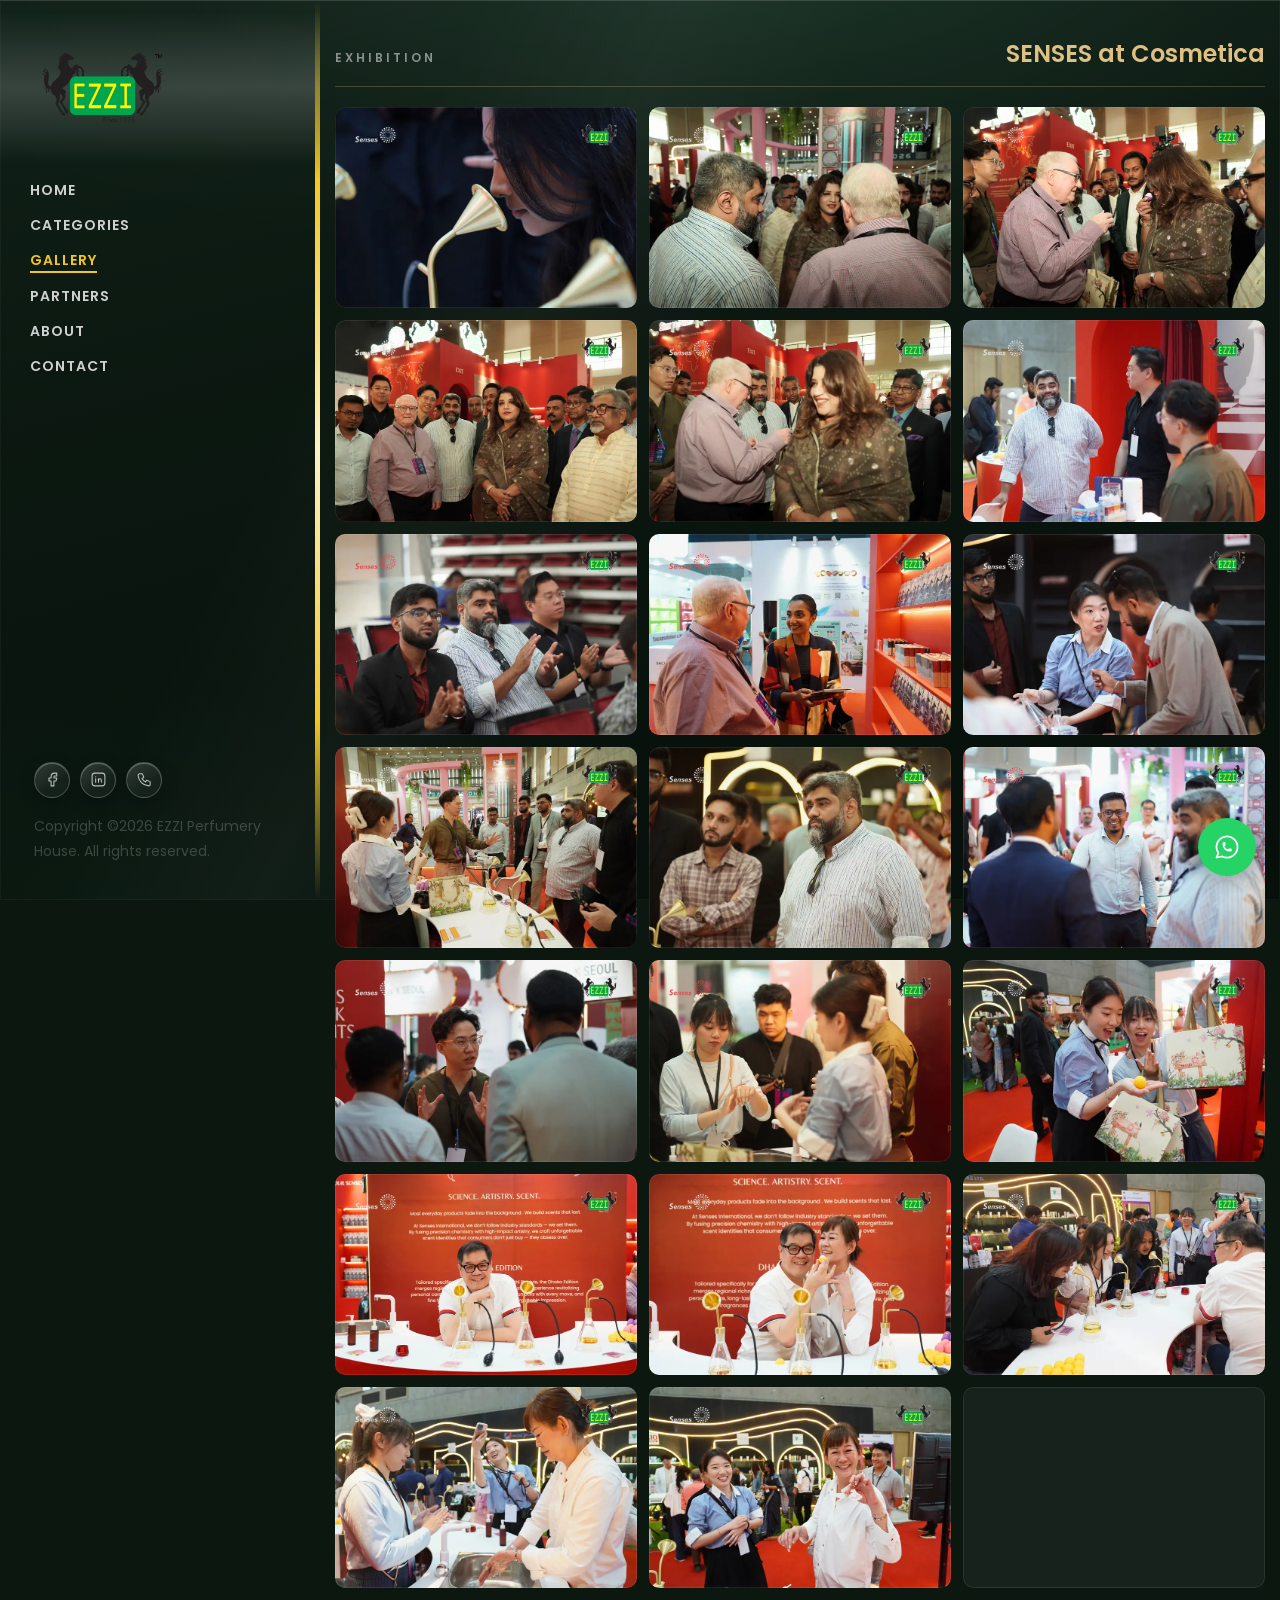
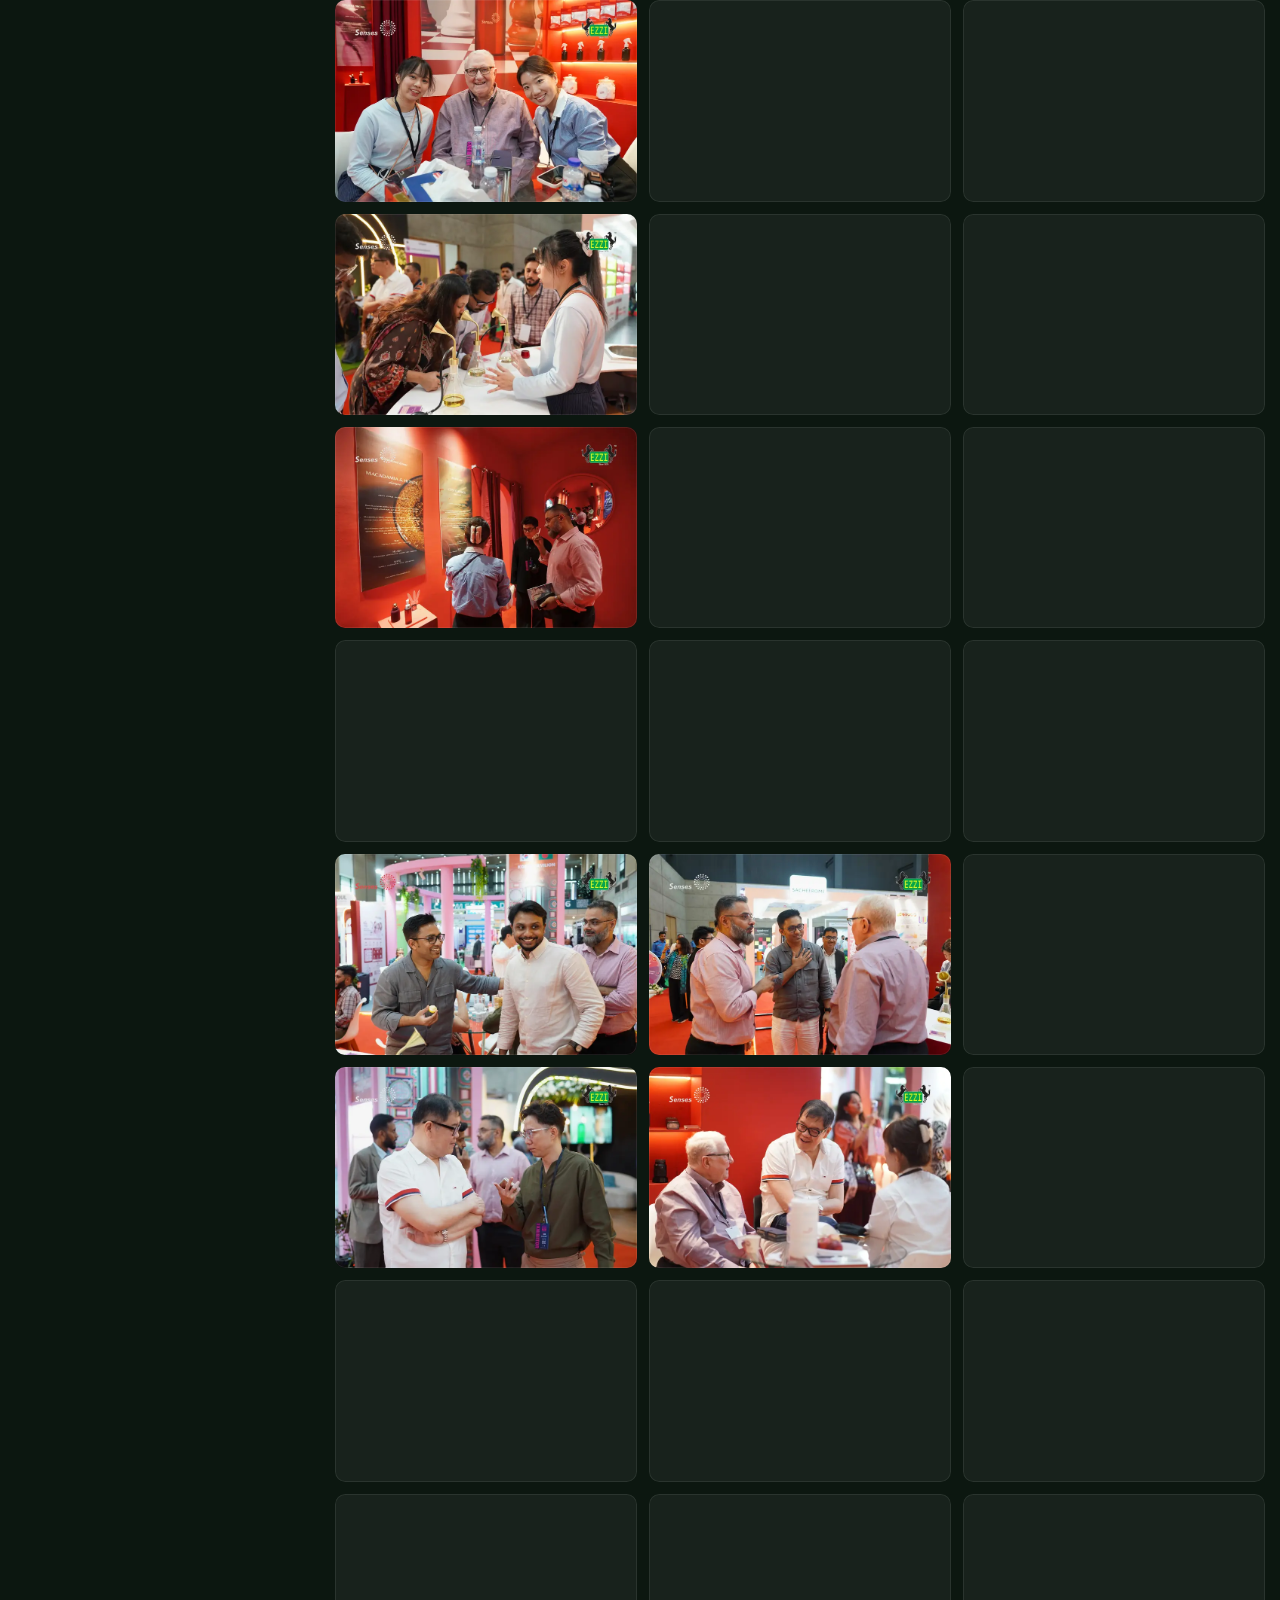
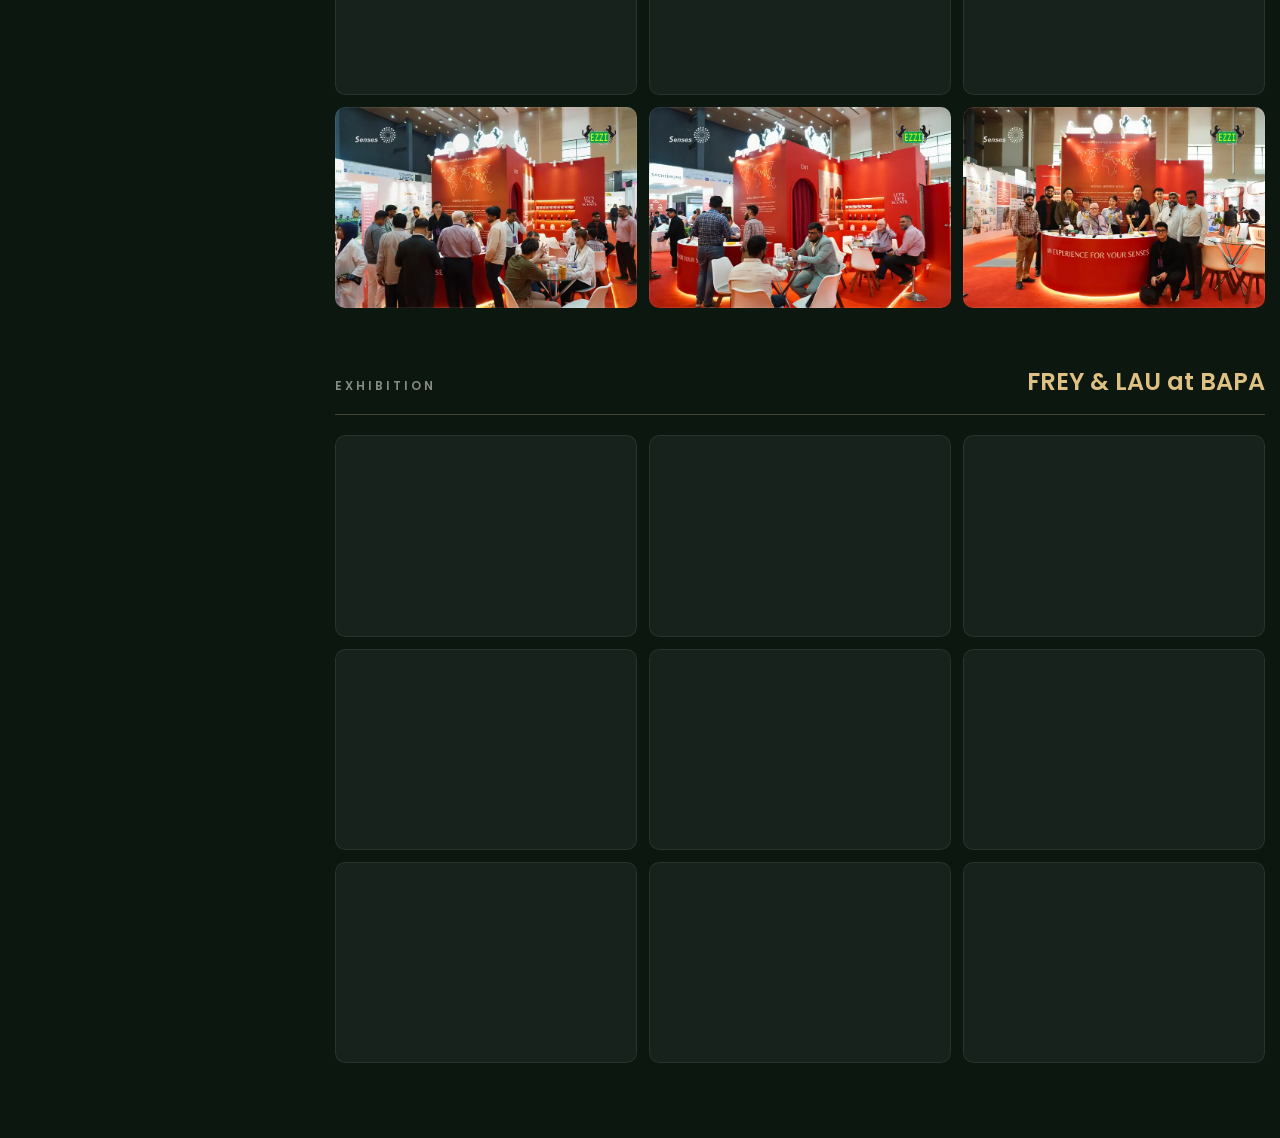
<file: gallery.html>
<!DOCTYPE html><html lang="en"><head><meta charset="utf-8"><meta name="viewport" content="width=device-width, initial-scale=1, shrink-to-fit=no"><title>Gallery - EZZI Perfumery House</title><meta name="description" content="Photos of EZZI Perfumery House at exhibitions with our partners SENSES (Singapore) and FREY &amp; LAU (Germany)."><link rel="canonical" href="https://ezziph.com/gallery.html"><link rel="icon" href="/images/1472113510.ico" type="image/x-icon"><link rel="sitemap" href="/sitemap-index.xml"><meta property="og:type" content="website"><meta property="og:site_name" content="EZZI Perfumery House"><meta property="og:title" content="Gallery - EZZI Perfumery House"><meta property="og:description" content="Photos of EZZI Perfumery House at exhibitions with our partners SENSES (Singapore) and FREY &amp; LAU (Germany)."><meta property="og:url" content="https://ezziph.com/gallery.html"><meta property="og:image" content="https://ezziph.com/images/ezzi/ezzi-hero-optimized.jpg"><meta property="og:locale" content="en_US"><meta name="twitter:card" content="summary_large_image"><script type="application/ld+json">{"@context":"https://schema.org","@graph":[{"@type":"Organization","@id":"https://ezziph.com/#organization","name":"EZZI Perfumery House","url":"https://ezziph.com/","logo":"https://ezziph.com/images/ezzi/ezzi-logo.png","foundingDate":"1978","email":"info@ezziph.com","telephone":"+8801713008394","address":{"@type":"PostalAddress","streetAddress":"56/57 Mitford Road (Bhandari Medicine Market)","addressLocality":"Dhaka","postalCode":"1100","addressCountry":"BD"},"sameAs":["https://www.facebook.com/EZZI-Flavours-Fragrances-419183892177418","https://www.linkedin.com/company/ezzi-flavours-fragrances/"]},{"@type":"WebSite","@id":"https://ezziph.com/#website","url":"https://ezziph.com/","name":"EZZI Perfumery House","publisher":{"@id":"https://ezziph.com/#organization"}}]}</script><link rel="preconnect" href="https://fonts.googleapis.com"><link rel="preconnect" href="https://fonts.gstatic.com" crossorigin><link href="https://fonts.googleapis.com/css?family=Poppins:300,400,500,600,700&display=swap" rel="stylesheet"><link href="https://fonts.googleapis.com/css?family=Abril+Fatface&display=swap" rel="stylesheet"><link rel="stylesheet" href="/css/animate.css"><link rel="stylesheet" href="/css/owl.carousel.min.css"><link rel="stylesheet" href="/css/owl.theme.default.min.css"><link rel="stylesheet" href="/css/magnific-popup.css"><link rel="stylesheet" href="/css/flaticon.css"><link rel="stylesheet" href="/css/style.css"><link rel="stylesheet" href="/css/custom.css"></head><body><div class="ezzi-bg-glass" aria-hidden="true"></div><div id="colorlib-page"><a href="#" class="js-colorlib-nav-toggle colorlib-nav-toggle" aria-label="Open menu"><i></i></a><div class="ezzi-mobile-topbar"><a href="/"><img src="/images/ezzi/ezzi-logo.png" alt="EZZI Perfumery House"></a></div><aside id="colorlib-aside" role="complementary" class="js-fullheight"><h1 id="colorlib-logo" class="mb-4 mb-md-5"><a href="/"><img src="/images/ezzi/ezzi-logo.png" alt="EZZI Perfumery House"></a></h1><nav id="colorlib-main-menu" role="navigation"><ul><li><a href="/">Home</a></li><li><a href="/categories.html">Categories</a></li><li class="colorlib-active"><a href="/gallery.html">Gallery</a></li><li><a href="/partners.html">Partners</a></li><li><a href="/about.html">About</a></li><li><a href="/contact.html">Contact</a></li></ul></nav><div class="colorlib-footer"><div class="ezzi-social mb-3"><a href="https://www.facebook.com/EZZI-Flavours-Fragrances-419183892177418" target="_blank" rel="noopener" aria-label="Facebook"><svg xmlns="http://www.w3.org/2000/svg" viewBox="0 0 24 24" fill="none" stroke="currentColor" stroke-width="1.5" stroke-linecap="round" stroke-linejoin="round" class="ti ti-brand-facebook" aria-hidden="true" focusable="false"><path d="M7 10v4h3v7h4v-7h3l1 -4h-4v-2a1 1 0 0 1 1 -1h3v-4h-3a5 5 0 0 0 -5 5v2h-3" /></svg></a><a href="https://www.linkedin.com/company/ezzi-flavours-fragrances/" target="_blank" rel="noopener" aria-label="LinkedIn"><svg xmlns="http://www.w3.org/2000/svg" viewBox="0 0 24 24" fill="none" stroke="currentColor" stroke-width="1.5" stroke-linecap="round" stroke-linejoin="round" class="ti ti-brand-linkedin" aria-hidden="true" focusable="false"><path d="M8 11v5" />
  <path d="M8 8v.01" />
  <path d="M12 16v-5" />
  <path d="M16 16v-3a2 2 0 1 0 -4 0" />
  <path d="M3 7a4 4 0 0 1 4 -4h10a4 4 0 0 1 4 4v10a4 4 0 0 1 -4 4h-10a4 4 0 0 1 -4 -4l0 -10" /></svg></a><a href="tel:+8801713008394" aria-label="Call EZZI Perfumery House"><svg xmlns="http://www.w3.org/2000/svg" viewBox="0 0 24 24" fill="none" stroke="currentColor" stroke-width="1.5" stroke-linecap="round" stroke-linejoin="round" class="ti ti-phone" aria-hidden="true" focusable="false"><path d="M5 4h4l2 5l-2.5 1.5a11 11 0 0 0 5 5l1.5 -2.5l5 2v4a2 2 0 0 1 -2 2a16 16 0 0 1 -15 -15a2 2 0 0 1 2 -2" /></svg></a></div><p class="pfooter">Copyright &copy;2026 EZZI Perfumery House. All rights reserved.</p></div></aside> <!-- END COLORLIB-ASIDE --><div id="colorlib-main"><section class="ftco-section ezzi-gallery-page"><div class="container"><div class="ezzi-album"><div class="ezzi-album-head"><span class="subheading">Exhibition</span><h2>SENSES at Cosmetica</h2></div><div class="ezzi-gallery"><a class="ezzi-gallery-item" href="/images/gallery/senses/senses-01-1920.webp" title="SENSES at Cosmetica — photo 1 of 48"><img src="/images/gallery/senses/senses-01-800.webp" srcset="/images/gallery/senses/senses-01-800.webp 800w, /images/gallery/senses/senses-01-1920.webp 1920w" sizes="(min-width: 1200px) 300px, (min-width: 768px) 33vw, 50vw" width="800" height="533" loading="eager" decoding="async" alt="EZZI Perfumery House with SENSES at the Cosmetica exhibition (photo 1)"><span class="ezzi-gallery-zoom"><svg xmlns="http://www.w3.org/2000/svg" viewBox="0 0 24 24" fill="none" stroke="currentColor" stroke-width="1.5" stroke-linecap="round" stroke-linejoin="round" class="ti ti-arrows-maximize" aria-hidden="true" focusable="false"><path d="M16 4l4 0l0 4" />
  <path d="M14 10l6 -6" />
  <path d="M8 20l-4 0l0 -4" />
  <path d="M4 20l6 -6" />
  <path d="M16 20l4 0l0 -4" />
  <path d="M14 14l6 6" />
  <path d="M8 4l-4 0l0 4" />
  <path d="M4 4l6 6" /></svg></span></a><a class="ezzi-gallery-item" href="/images/gallery/senses/senses-02-1920.webp" title="SENSES at Cosmetica — photo 2 of 48"><img src="/images/gallery/senses/senses-02-800.webp" srcset="/images/gallery/senses/senses-02-800.webp 800w, /images/gallery/senses/senses-02-1920.webp 1920w" sizes="(min-width: 1200px) 300px, (min-width: 768px) 33vw, 50vw" width="800" height="533" loading="eager" decoding="async" alt="EZZI Perfumery House with SENSES at the Cosmetica exhibition (photo 2)"><span class="ezzi-gallery-zoom"><svg xmlns="http://www.w3.org/2000/svg" viewBox="0 0 24 24" fill="none" stroke="currentColor" stroke-width="1.5" stroke-linecap="round" stroke-linejoin="round" class="ti ti-arrows-maximize" aria-hidden="true" focusable="false"><path d="M16 4l4 0l0 4" />
  <path d="M14 10l6 -6" />
  <path d="M8 20l-4 0l0 -4" />
  <path d="M4 20l6 -6" />
  <path d="M16 20l4 0l0 -4" />
  <path d="M14 14l6 6" />
  <path d="M8 4l-4 0l0 4" />
  <path d="M4 4l6 6" /></svg></span></a><a class="ezzi-gallery-item" href="/images/gallery/senses/senses-03-1920.webp" title="SENSES at Cosmetica — photo 3 of 48"><img src="/images/gallery/senses/senses-03-800.webp" srcset="/images/gallery/senses/senses-03-800.webp 800w, /images/gallery/senses/senses-03-1920.webp 1920w" sizes="(min-width: 1200px) 300px, (min-width: 768px) 33vw, 50vw" width="800" height="533" loading="eager" decoding="async" alt="EZZI Perfumery House with SENSES at the Cosmetica exhibition (photo 3)"><span class="ezzi-gallery-zoom"><svg xmlns="http://www.w3.org/2000/svg" viewBox="0 0 24 24" fill="none" stroke="currentColor" stroke-width="1.5" stroke-linecap="round" stroke-linejoin="round" class="ti ti-arrows-maximize" aria-hidden="true" focusable="false"><path d="M16 4l4 0l0 4" />
  <path d="M14 10l6 -6" />
  <path d="M8 20l-4 0l0 -4" />
  <path d="M4 20l6 -6" />
  <path d="M16 20l4 0l0 -4" />
  <path d="M14 14l6 6" />
  <path d="M8 4l-4 0l0 4" />
  <path d="M4 4l6 6" /></svg></span></a><a class="ezzi-gallery-item" href="/images/gallery/senses/senses-04-1920.webp" title="SENSES at Cosmetica — photo 4 of 48"><img src="/images/gallery/senses/senses-04-800.webp" srcset="/images/gallery/senses/senses-04-800.webp 800w, /images/gallery/senses/senses-04-1920.webp 1920w" sizes="(min-width: 1200px) 300px, (min-width: 768px) 33vw, 50vw" width="800" height="533" loading="eager" decoding="async" alt="EZZI Perfumery House with SENSES at the Cosmetica exhibition (photo 4)"><span class="ezzi-gallery-zoom"><svg xmlns="http://www.w3.org/2000/svg" viewBox="0 0 24 24" fill="none" stroke="currentColor" stroke-width="1.5" stroke-linecap="round" stroke-linejoin="round" class="ti ti-arrows-maximize" aria-hidden="true" focusable="false"><path d="M16 4l4 0l0 4" />
  <path d="M14 10l6 -6" />
  <path d="M8 20l-4 0l0 -4" />
  <path d="M4 20l6 -6" />
  <path d="M16 20l4 0l0 -4" />
  <path d="M14 14l6 6" />
  <path d="M8 4l-4 0l0 4" />
  <path d="M4 4l6 6" /></svg></span></a><a class="ezzi-gallery-item" href="/images/gallery/senses/senses-05-1920.webp" title="SENSES at Cosmetica — photo 5 of 48"><img src="/images/gallery/senses/senses-05-800.webp" srcset="/images/gallery/senses/senses-05-800.webp 800w, /images/gallery/senses/senses-05-1920.webp 1920w" sizes="(min-width: 1200px) 300px, (min-width: 768px) 33vw, 50vw" width="800" height="533" loading="eager" decoding="async" alt="EZZI Perfumery House with SENSES at the Cosmetica exhibition (photo 5)"><span class="ezzi-gallery-zoom"><svg xmlns="http://www.w3.org/2000/svg" viewBox="0 0 24 24" fill="none" stroke="currentColor" stroke-width="1.5" stroke-linecap="round" stroke-linejoin="round" class="ti ti-arrows-maximize" aria-hidden="true" focusable="false"><path d="M16 4l4 0l0 4" />
  <path d="M14 10l6 -6" />
  <path d="M8 20l-4 0l0 -4" />
  <path d="M4 20l6 -6" />
  <path d="M16 20l4 0l0 -4" />
  <path d="M14 14l6 6" />
  <path d="M8 4l-4 0l0 4" />
  <path d="M4 4l6 6" /></svg></span></a><a class="ezzi-gallery-item" href="/images/gallery/senses/senses-06-1920.webp" title="SENSES at Cosmetica — photo 6 of 48"><img src="/images/gallery/senses/senses-06-800.webp" srcset="/images/gallery/senses/senses-06-800.webp 800w, /images/gallery/senses/senses-06-1920.webp 1920w" sizes="(min-width: 1200px) 300px, (min-width: 768px) 33vw, 50vw" width="800" height="533" loading="eager" decoding="async" alt="EZZI Perfumery House with SENSES at the Cosmetica exhibition (photo 6)"><span class="ezzi-gallery-zoom"><svg xmlns="http://www.w3.org/2000/svg" viewBox="0 0 24 24" fill="none" stroke="currentColor" stroke-width="1.5" stroke-linecap="round" stroke-linejoin="round" class="ti ti-arrows-maximize" aria-hidden="true" focusable="false"><path d="M16 4l4 0l0 4" />
  <path d="M14 10l6 -6" />
  <path d="M8 20l-4 0l0 -4" />
  <path d="M4 20l6 -6" />
  <path d="M16 20l4 0l0 -4" />
  <path d="M14 14l6 6" />
  <path d="M8 4l-4 0l0 4" />
  <path d="M4 4l6 6" /></svg></span></a><a class="ezzi-gallery-item" href="/images/gallery/senses/senses-07-1920.webp" title="SENSES at Cosmetica — photo 7 of 48"><img src="/images/gallery/senses/senses-07-800.webp" srcset="/images/gallery/senses/senses-07-800.webp 800w, /images/gallery/senses/senses-07-1920.webp 1920w" sizes="(min-width: 1200px) 300px, (min-width: 768px) 33vw, 50vw" width="800" height="533" loading="lazy" decoding="async" alt="EZZI Perfumery House with SENSES at the Cosmetica exhibition (photo 7)"><span class="ezzi-gallery-zoom"><svg xmlns="http://www.w3.org/2000/svg" viewBox="0 0 24 24" fill="none" stroke="currentColor" stroke-width="1.5" stroke-linecap="round" stroke-linejoin="round" class="ti ti-arrows-maximize" aria-hidden="true" focusable="false"><path d="M16 4l4 0l0 4" />
  <path d="M14 10l6 -6" />
  <path d="M8 20l-4 0l0 -4" />
  <path d="M4 20l6 -6" />
  <path d="M16 20l4 0l0 -4" />
  <path d="M14 14l6 6" />
  <path d="M8 4l-4 0l0 4" />
  <path d="M4 4l6 6" /></svg></span></a><a class="ezzi-gallery-item" href="/images/gallery/senses/senses-08-1920.webp" title="SENSES at Cosmetica — photo 8 of 48"><img src="/images/gallery/senses/senses-08-800.webp" srcset="/images/gallery/senses/senses-08-800.webp 800w, /images/gallery/senses/senses-08-1920.webp 1920w" sizes="(min-width: 1200px) 300px, (min-width: 768px) 33vw, 50vw" width="800" height="533" loading="lazy" decoding="async" alt="EZZI Perfumery House with SENSES at the Cosmetica exhibition (photo 8)"><span class="ezzi-gallery-zoom"><svg xmlns="http://www.w3.org/2000/svg" viewBox="0 0 24 24" fill="none" stroke="currentColor" stroke-width="1.5" stroke-linecap="round" stroke-linejoin="round" class="ti ti-arrows-maximize" aria-hidden="true" focusable="false"><path d="M16 4l4 0l0 4" />
  <path d="M14 10l6 -6" />
  <path d="M8 20l-4 0l0 -4" />
  <path d="M4 20l6 -6" />
  <path d="M16 20l4 0l0 -4" />
  <path d="M14 14l6 6" />
  <path d="M8 4l-4 0l0 4" />
  <path d="M4 4l6 6" /></svg></span></a><a class="ezzi-gallery-item" href="/images/gallery/senses/senses-09-1920.webp" title="SENSES at Cosmetica — photo 9 of 48"><img src="/images/gallery/senses/senses-09-800.webp" srcset="/images/gallery/senses/senses-09-800.webp 800w, /images/gallery/senses/senses-09-1920.webp 1920w" sizes="(min-width: 1200px) 300px, (min-width: 768px) 33vw, 50vw" width="800" height="533" loading="lazy" decoding="async" alt="EZZI Perfumery House with SENSES at the Cosmetica exhibition (photo 9)"><span class="ezzi-gallery-zoom"><svg xmlns="http://www.w3.org/2000/svg" viewBox="0 0 24 24" fill="none" stroke="currentColor" stroke-width="1.5" stroke-linecap="round" stroke-linejoin="round" class="ti ti-arrows-maximize" aria-hidden="true" focusable="false"><path d="M16 4l4 0l0 4" />
  <path d="M14 10l6 -6" />
  <path d="M8 20l-4 0l0 -4" />
  <path d="M4 20l6 -6" />
  <path d="M16 20l4 0l0 -4" />
  <path d="M14 14l6 6" />
  <path d="M8 4l-4 0l0 4" />
  <path d="M4 4l6 6" /></svg></span></a><a class="ezzi-gallery-item" href="/images/gallery/senses/senses-10-1920.webp" title="SENSES at Cosmetica — photo 10 of 48"><img src="/images/gallery/senses/senses-10-800.webp" srcset="/images/gallery/senses/senses-10-800.webp 800w, /images/gallery/senses/senses-10-1920.webp 1920w" sizes="(min-width: 1200px) 300px, (min-width: 768px) 33vw, 50vw" width="800" height="533" loading="lazy" decoding="async" alt="EZZI Perfumery House with SENSES at the Cosmetica exhibition (photo 10)"><span class="ezzi-gallery-zoom"><svg xmlns="http://www.w3.org/2000/svg" viewBox="0 0 24 24" fill="none" stroke="currentColor" stroke-width="1.5" stroke-linecap="round" stroke-linejoin="round" class="ti ti-arrows-maximize" aria-hidden="true" focusable="false"><path d="M16 4l4 0l0 4" />
  <path d="M14 10l6 -6" />
  <path d="M8 20l-4 0l0 -4" />
  <path d="M4 20l6 -6" />
  <path d="M16 20l4 0l0 -4" />
  <path d="M14 14l6 6" />
  <path d="M8 4l-4 0l0 4" />
  <path d="M4 4l6 6" /></svg></span></a><a class="ezzi-gallery-item" href="/images/gallery/senses/senses-11-1920.webp" title="SENSES at Cosmetica — photo 11 of 48"><img src="/images/gallery/senses/senses-11-800.webp" srcset="/images/gallery/senses/senses-11-800.webp 800w, /images/gallery/senses/senses-11-1920.webp 1920w" sizes="(min-width: 1200px) 300px, (min-width: 768px) 33vw, 50vw" width="800" height="533" loading="lazy" decoding="async" alt="EZZI Perfumery House with SENSES at the Cosmetica exhibition (photo 11)"><span class="ezzi-gallery-zoom"><svg xmlns="http://www.w3.org/2000/svg" viewBox="0 0 24 24" fill="none" stroke="currentColor" stroke-width="1.5" stroke-linecap="round" stroke-linejoin="round" class="ti ti-arrows-maximize" aria-hidden="true" focusable="false"><path d="M16 4l4 0l0 4" />
  <path d="M14 10l6 -6" />
  <path d="M8 20l-4 0l0 -4" />
  <path d="M4 20l6 -6" />
  <path d="M16 20l4 0l0 -4" />
  <path d="M14 14l6 6" />
  <path d="M8 4l-4 0l0 4" />
  <path d="M4 4l6 6" /></svg></span></a><a class="ezzi-gallery-item" href="/images/gallery/senses/senses-12-1920.webp" title="SENSES at Cosmetica — photo 12 of 48"><img src="/images/gallery/senses/senses-12-800.webp" srcset="/images/gallery/senses/senses-12-800.webp 800w, /images/gallery/senses/senses-12-1920.webp 1920w" sizes="(min-width: 1200px) 300px, (min-width: 768px) 33vw, 50vw" width="800" height="533" loading="lazy" decoding="async" alt="EZZI Perfumery House with SENSES at the Cosmetica exhibition (photo 12)"><span class="ezzi-gallery-zoom"><svg xmlns="http://www.w3.org/2000/svg" viewBox="0 0 24 24" fill="none" stroke="currentColor" stroke-width="1.5" stroke-linecap="round" stroke-linejoin="round" class="ti ti-arrows-maximize" aria-hidden="true" focusable="false"><path d="M16 4l4 0l0 4" />
  <path d="M14 10l6 -6" />
  <path d="M8 20l-4 0l0 -4" />
  <path d="M4 20l6 -6" />
  <path d="M16 20l4 0l0 -4" />
  <path d="M14 14l6 6" />
  <path d="M8 4l-4 0l0 4" />
  <path d="M4 4l6 6" /></svg></span></a><a class="ezzi-gallery-item" href="/images/gallery/senses/senses-13-1920.webp" title="SENSES at Cosmetica — photo 13 of 48"><img src="/images/gallery/senses/senses-13-800.webp" srcset="/images/gallery/senses/senses-13-800.webp 800w, /images/gallery/senses/senses-13-1920.webp 1920w" sizes="(min-width: 1200px) 300px, (min-width: 768px) 33vw, 50vw" width="800" height="533" loading="lazy" decoding="async" alt="EZZI Perfumery House with SENSES at the Cosmetica exhibition (photo 13)"><span class="ezzi-gallery-zoom"><svg xmlns="http://www.w3.org/2000/svg" viewBox="0 0 24 24" fill="none" stroke="currentColor" stroke-width="1.5" stroke-linecap="round" stroke-linejoin="round" class="ti ti-arrows-maximize" aria-hidden="true" focusable="false"><path d="M16 4l4 0l0 4" />
  <path d="M14 10l6 -6" />
  <path d="M8 20l-4 0l0 -4" />
  <path d="M4 20l6 -6" />
  <path d="M16 20l4 0l0 -4" />
  <path d="M14 14l6 6" />
  <path d="M8 4l-4 0l0 4" />
  <path d="M4 4l6 6" /></svg></span></a><a class="ezzi-gallery-item" href="/images/gallery/senses/senses-14-1920.webp" title="SENSES at Cosmetica — photo 14 of 48"><img src="/images/gallery/senses/senses-14-800.webp" srcset="/images/gallery/senses/senses-14-800.webp 800w, /images/gallery/senses/senses-14-1920.webp 1920w" sizes="(min-width: 1200px) 300px, (min-width: 768px) 33vw, 50vw" width="800" height="533" loading="lazy" decoding="async" alt="EZZI Perfumery House with SENSES at the Cosmetica exhibition (photo 14)"><span class="ezzi-gallery-zoom"><svg xmlns="http://www.w3.org/2000/svg" viewBox="0 0 24 24" fill="none" stroke="currentColor" stroke-width="1.5" stroke-linecap="round" stroke-linejoin="round" class="ti ti-arrows-maximize" aria-hidden="true" focusable="false"><path d="M16 4l4 0l0 4" />
  <path d="M14 10l6 -6" />
  <path d="M8 20l-4 0l0 -4" />
  <path d="M4 20l6 -6" />
  <path d="M16 20l4 0l0 -4" />
  <path d="M14 14l6 6" />
  <path d="M8 4l-4 0l0 4" />
  <path d="M4 4l6 6" /></svg></span></a><a class="ezzi-gallery-item" href="/images/gallery/senses/senses-15-1920.webp" title="SENSES at Cosmetica — photo 15 of 48"><img src="/images/gallery/senses/senses-15-800.webp" srcset="/images/gallery/senses/senses-15-800.webp 800w, /images/gallery/senses/senses-15-1920.webp 1920w" sizes="(min-width: 1200px) 300px, (min-width: 768px) 33vw, 50vw" width="800" height="533" loading="lazy" decoding="async" alt="EZZI Perfumery House with SENSES at the Cosmetica exhibition (photo 15)"><span class="ezzi-gallery-zoom"><svg xmlns="http://www.w3.org/2000/svg" viewBox="0 0 24 24" fill="none" stroke="currentColor" stroke-width="1.5" stroke-linecap="round" stroke-linejoin="round" class="ti ti-arrows-maximize" aria-hidden="true" focusable="false"><path d="M16 4l4 0l0 4" />
  <path d="M14 10l6 -6" />
  <path d="M8 20l-4 0l0 -4" />
  <path d="M4 20l6 -6" />
  <path d="M16 20l4 0l0 -4" />
  <path d="M14 14l6 6" />
  <path d="M8 4l-4 0l0 4" />
  <path d="M4 4l6 6" /></svg></span></a><a class="ezzi-gallery-item" href="/images/gallery/senses/senses-16-1920.webp" title="SENSES at Cosmetica — photo 16 of 48"><img src="/images/gallery/senses/senses-16-800.webp" srcset="/images/gallery/senses/senses-16-800.webp 800w, /images/gallery/senses/senses-16-1920.webp 1920w" sizes="(min-width: 1200px) 300px, (min-width: 768px) 33vw, 50vw" width="800" height="533" loading="lazy" decoding="async" alt="EZZI Perfumery House with SENSES at the Cosmetica exhibition (photo 16)"><span class="ezzi-gallery-zoom"><svg xmlns="http://www.w3.org/2000/svg" viewBox="0 0 24 24" fill="none" stroke="currentColor" stroke-width="1.5" stroke-linecap="round" stroke-linejoin="round" class="ti ti-arrows-maximize" aria-hidden="true" focusable="false"><path d="M16 4l4 0l0 4" />
  <path d="M14 10l6 -6" />
  <path d="M8 20l-4 0l0 -4" />
  <path d="M4 20l6 -6" />
  <path d="M16 20l4 0l0 -4" />
  <path d="M14 14l6 6" />
  <path d="M8 4l-4 0l0 4" />
  <path d="M4 4l6 6" /></svg></span></a><a class="ezzi-gallery-item" href="/images/gallery/senses/senses-17-1920.webp" title="SENSES at Cosmetica — photo 17 of 48"><img src="/images/gallery/senses/senses-17-800.webp" srcset="/images/gallery/senses/senses-17-800.webp 800w, /images/gallery/senses/senses-17-1920.webp 1920w" sizes="(min-width: 1200px) 300px, (min-width: 768px) 33vw, 50vw" width="800" height="533" loading="lazy" decoding="async" alt="EZZI Perfumery House with SENSES at the Cosmetica exhibition (photo 17)"><span class="ezzi-gallery-zoom"><svg xmlns="http://www.w3.org/2000/svg" viewBox="0 0 24 24" fill="none" stroke="currentColor" stroke-width="1.5" stroke-linecap="round" stroke-linejoin="round" class="ti ti-arrows-maximize" aria-hidden="true" focusable="false"><path d="M16 4l4 0l0 4" />
  <path d="M14 10l6 -6" />
  <path d="M8 20l-4 0l0 -4" />
  <path d="M4 20l6 -6" />
  <path d="M16 20l4 0l0 -4" />
  <path d="M14 14l6 6" />
  <path d="M8 4l-4 0l0 4" />
  <path d="M4 4l6 6" /></svg></span></a><a class="ezzi-gallery-item" href="/images/gallery/senses/senses-18-1920.webp" title="SENSES at Cosmetica — photo 18 of 48"><img src="/images/gallery/senses/senses-18-800.webp" srcset="/images/gallery/senses/senses-18-800.webp 800w, /images/gallery/senses/senses-18-1920.webp 1920w" sizes="(min-width: 1200px) 300px, (min-width: 768px) 33vw, 50vw" width="800" height="533" loading="lazy" decoding="async" alt="EZZI Perfumery House with SENSES at the Cosmetica exhibition (photo 18)"><span class="ezzi-gallery-zoom"><svg xmlns="http://www.w3.org/2000/svg" viewBox="0 0 24 24" fill="none" stroke="currentColor" stroke-width="1.5" stroke-linecap="round" stroke-linejoin="round" class="ti ti-arrows-maximize" aria-hidden="true" focusable="false"><path d="M16 4l4 0l0 4" />
  <path d="M14 10l6 -6" />
  <path d="M8 20l-4 0l0 -4" />
  <path d="M4 20l6 -6" />
  <path d="M16 20l4 0l0 -4" />
  <path d="M14 14l6 6" />
  <path d="M8 4l-4 0l0 4" />
  <path d="M4 4l6 6" /></svg></span></a><a class="ezzi-gallery-item" href="/images/gallery/senses/senses-19-1920.webp" title="SENSES at Cosmetica — photo 19 of 48"><img src="/images/gallery/senses/senses-19-800.webp" srcset="/images/gallery/senses/senses-19-800.webp 800w, /images/gallery/senses/senses-19-1920.webp 1920w" sizes="(min-width: 1200px) 300px, (min-width: 768px) 33vw, 50vw" width="800" height="533" loading="lazy" decoding="async" alt="EZZI Perfumery House with SENSES at the Cosmetica exhibition (photo 19)"><span class="ezzi-gallery-zoom"><svg xmlns="http://www.w3.org/2000/svg" viewBox="0 0 24 24" fill="none" stroke="currentColor" stroke-width="1.5" stroke-linecap="round" stroke-linejoin="round" class="ti ti-arrows-maximize" aria-hidden="true" focusable="false"><path d="M16 4l4 0l0 4" />
  <path d="M14 10l6 -6" />
  <path d="M8 20l-4 0l0 -4" />
  <path d="M4 20l6 -6" />
  <path d="M16 20l4 0l0 -4" />
  <path d="M14 14l6 6" />
  <path d="M8 4l-4 0l0 4" />
  <path d="M4 4l6 6" /></svg></span></a><a class="ezzi-gallery-item" href="/images/gallery/senses/senses-20-1920.webp" title="SENSES at Cosmetica — photo 20 of 48"><img src="/images/gallery/senses/senses-20-800.webp" srcset="/images/gallery/senses/senses-20-800.webp 800w, /images/gallery/senses/senses-20-1920.webp 1920w" sizes="(min-width: 1200px) 300px, (min-width: 768px) 33vw, 50vw" width="800" height="533" loading="lazy" decoding="async" alt="EZZI Perfumery House with SENSES at the Cosmetica exhibition (photo 20)"><span class="ezzi-gallery-zoom"><svg xmlns="http://www.w3.org/2000/svg" viewBox="0 0 24 24" fill="none" stroke="currentColor" stroke-width="1.5" stroke-linecap="round" stroke-linejoin="round" class="ti ti-arrows-maximize" aria-hidden="true" focusable="false"><path d="M16 4l4 0l0 4" />
  <path d="M14 10l6 -6" />
  <path d="M8 20l-4 0l0 -4" />
  <path d="M4 20l6 -6" />
  <path d="M16 20l4 0l0 -4" />
  <path d="M14 14l6 6" />
  <path d="M8 4l-4 0l0 4" />
  <path d="M4 4l6 6" /></svg></span></a><a class="ezzi-gallery-item" href="/images/gallery/senses/senses-21-1920.webp" title="SENSES at Cosmetica — photo 21 of 48"><img src="/images/gallery/senses/senses-21-800.webp" srcset="/images/gallery/senses/senses-21-800.webp 800w, /images/gallery/senses/senses-21-1920.webp 1920w" sizes="(min-width: 1200px) 300px, (min-width: 768px) 33vw, 50vw" width="800" height="533" loading="lazy" decoding="async" alt="EZZI Perfumery House with SENSES at the Cosmetica exhibition (photo 21)"><span class="ezzi-gallery-zoom"><svg xmlns="http://www.w3.org/2000/svg" viewBox="0 0 24 24" fill="none" stroke="currentColor" stroke-width="1.5" stroke-linecap="round" stroke-linejoin="round" class="ti ti-arrows-maximize" aria-hidden="true" focusable="false"><path d="M16 4l4 0l0 4" />
  <path d="M14 10l6 -6" />
  <path d="M8 20l-4 0l0 -4" />
  <path d="M4 20l6 -6" />
  <path d="M16 20l4 0l0 -4" />
  <path d="M14 14l6 6" />
  <path d="M8 4l-4 0l0 4" />
  <path d="M4 4l6 6" /></svg></span></a><a class="ezzi-gallery-item" href="/images/gallery/senses/senses-22-1920.webp" title="SENSES at Cosmetica — photo 22 of 48"><img src="/images/gallery/senses/senses-22-800.webp" srcset="/images/gallery/senses/senses-22-800.webp 800w, /images/gallery/senses/senses-22-1920.webp 1920w" sizes="(min-width: 1200px) 300px, (min-width: 768px) 33vw, 50vw" width="800" height="533" loading="lazy" decoding="async" alt="EZZI Perfumery House with SENSES at the Cosmetica exhibition (photo 22)"><span class="ezzi-gallery-zoom"><svg xmlns="http://www.w3.org/2000/svg" viewBox="0 0 24 24" fill="none" stroke="currentColor" stroke-width="1.5" stroke-linecap="round" stroke-linejoin="round" class="ti ti-arrows-maximize" aria-hidden="true" focusable="false"><path d="M16 4l4 0l0 4" />
  <path d="M14 10l6 -6" />
  <path d="M8 20l-4 0l0 -4" />
  <path d="M4 20l6 -6" />
  <path d="M16 20l4 0l0 -4" />
  <path d="M14 14l6 6" />
  <path d="M8 4l-4 0l0 4" />
  <path d="M4 4l6 6" /></svg></span></a><a class="ezzi-gallery-item" href="/images/gallery/senses/senses-23-1920.webp" title="SENSES at Cosmetica — photo 23 of 48"><img src="/images/gallery/senses/senses-23-800.webp" srcset="/images/gallery/senses/senses-23-800.webp 800w, /images/gallery/senses/senses-23-1920.webp 1920w" sizes="(min-width: 1200px) 300px, (min-width: 768px) 33vw, 50vw" width="800" height="533" loading="lazy" decoding="async" alt="EZZI Perfumery House with SENSES at the Cosmetica exhibition (photo 23)"><span class="ezzi-gallery-zoom"><svg xmlns="http://www.w3.org/2000/svg" viewBox="0 0 24 24" fill="none" stroke="currentColor" stroke-width="1.5" stroke-linecap="round" stroke-linejoin="round" class="ti ti-arrows-maximize" aria-hidden="true" focusable="false"><path d="M16 4l4 0l0 4" />
  <path d="M14 10l6 -6" />
  <path d="M8 20l-4 0l0 -4" />
  <path d="M4 20l6 -6" />
  <path d="M16 20l4 0l0 -4" />
  <path d="M14 14l6 6" />
  <path d="M8 4l-4 0l0 4" />
  <path d="M4 4l6 6" /></svg></span></a><a class="ezzi-gallery-item" href="/images/gallery/senses/senses-24-1920.webp" title="SENSES at Cosmetica — photo 24 of 48"><img src="/images/gallery/senses/senses-24-800.webp" srcset="/images/gallery/senses/senses-24-800.webp 800w, /images/gallery/senses/senses-24-1920.webp 1920w" sizes="(min-width: 1200px) 300px, (min-width: 768px) 33vw, 50vw" width="800" height="533" loading="lazy" decoding="async" alt="EZZI Perfumery House with SENSES at the Cosmetica exhibition (photo 24)"><span class="ezzi-gallery-zoom"><svg xmlns="http://www.w3.org/2000/svg" viewBox="0 0 24 24" fill="none" stroke="currentColor" stroke-width="1.5" stroke-linecap="round" stroke-linejoin="round" class="ti ti-arrows-maximize" aria-hidden="true" focusable="false"><path d="M16 4l4 0l0 4" />
  <path d="M14 10l6 -6" />
  <path d="M8 20l-4 0l0 -4" />
  <path d="M4 20l6 -6" />
  <path d="M16 20l4 0l0 -4" />
  <path d="M14 14l6 6" />
  <path d="M8 4l-4 0l0 4" />
  <path d="M4 4l6 6" /></svg></span></a><a class="ezzi-gallery-item" href="/images/gallery/senses/senses-25-1920.webp" title="SENSES at Cosmetica — photo 25 of 48"><img src="/images/gallery/senses/senses-25-800.webp" srcset="/images/gallery/senses/senses-25-800.webp 800w, /images/gallery/senses/senses-25-1920.webp 1920w" sizes="(min-width: 1200px) 300px, (min-width: 768px) 33vw, 50vw" width="800" height="533" loading="lazy" decoding="async" alt="EZZI Perfumery House with SENSES at the Cosmetica exhibition (photo 25)"><span class="ezzi-gallery-zoom"><svg xmlns="http://www.w3.org/2000/svg" viewBox="0 0 24 24" fill="none" stroke="currentColor" stroke-width="1.5" stroke-linecap="round" stroke-linejoin="round" class="ti ti-arrows-maximize" aria-hidden="true" focusable="false"><path d="M16 4l4 0l0 4" />
  <path d="M14 10l6 -6" />
  <path d="M8 20l-4 0l0 -4" />
  <path d="M4 20l6 -6" />
  <path d="M16 20l4 0l0 -4" />
  <path d="M14 14l6 6" />
  <path d="M8 4l-4 0l0 4" />
  <path d="M4 4l6 6" /></svg></span></a><a class="ezzi-gallery-item" href="/images/gallery/senses/senses-26-1920.webp" title="SENSES at Cosmetica — photo 26 of 48"><img src="/images/gallery/senses/senses-26-800.webp" srcset="/images/gallery/senses/senses-26-800.webp 800w, /images/gallery/senses/senses-26-1920.webp 1920w" sizes="(min-width: 1200px) 300px, (min-width: 768px) 33vw, 50vw" width="800" height="533" loading="lazy" decoding="async" alt="EZZI Perfumery House with SENSES at the Cosmetica exhibition (photo 26)"><span class="ezzi-gallery-zoom"><svg xmlns="http://www.w3.org/2000/svg" viewBox="0 0 24 24" fill="none" stroke="currentColor" stroke-width="1.5" stroke-linecap="round" stroke-linejoin="round" class="ti ti-arrows-maximize" aria-hidden="true" focusable="false"><path d="M16 4l4 0l0 4" />
  <path d="M14 10l6 -6" />
  <path d="M8 20l-4 0l0 -4" />
  <path d="M4 20l6 -6" />
  <path d="M16 20l4 0l0 -4" />
  <path d="M14 14l6 6" />
  <path d="M8 4l-4 0l0 4" />
  <path d="M4 4l6 6" /></svg></span></a><a class="ezzi-gallery-item" href="/images/gallery/senses/senses-27-1920.webp" title="SENSES at Cosmetica — photo 27 of 48"><img src="/images/gallery/senses/senses-27-800.webp" srcset="/images/gallery/senses/senses-27-800.webp 800w, /images/gallery/senses/senses-27-1920.webp 1920w" sizes="(min-width: 1200px) 300px, (min-width: 768px) 33vw, 50vw" width="800" height="533" loading="lazy" decoding="async" alt="EZZI Perfumery House with SENSES at the Cosmetica exhibition (photo 27)"><span class="ezzi-gallery-zoom"><svg xmlns="http://www.w3.org/2000/svg" viewBox="0 0 24 24" fill="none" stroke="currentColor" stroke-width="1.5" stroke-linecap="round" stroke-linejoin="round" class="ti ti-arrows-maximize" aria-hidden="true" focusable="false"><path d="M16 4l4 0l0 4" />
  <path d="M14 10l6 -6" />
  <path d="M8 20l-4 0l0 -4" />
  <path d="M4 20l6 -6" />
  <path d="M16 20l4 0l0 -4" />
  <path d="M14 14l6 6" />
  <path d="M8 4l-4 0l0 4" />
  <path d="M4 4l6 6" /></svg></span></a><a class="ezzi-gallery-item" href="/images/gallery/senses/senses-28-1920.webp" title="SENSES at Cosmetica — photo 28 of 48"><img src="/images/gallery/senses/senses-28-800.webp" srcset="/images/gallery/senses/senses-28-800.webp 800w, /images/gallery/senses/senses-28-1920.webp 1920w" sizes="(min-width: 1200px) 300px, (min-width: 768px) 33vw, 50vw" width="800" height="533" loading="lazy" decoding="async" alt="EZZI Perfumery House with SENSES at the Cosmetica exhibition (photo 28)"><span class="ezzi-gallery-zoom"><svg xmlns="http://www.w3.org/2000/svg" viewBox="0 0 24 24" fill="none" stroke="currentColor" stroke-width="1.5" stroke-linecap="round" stroke-linejoin="round" class="ti ti-arrows-maximize" aria-hidden="true" focusable="false"><path d="M16 4l4 0l0 4" />
  <path d="M14 10l6 -6" />
  <path d="M8 20l-4 0l0 -4" />
  <path d="M4 20l6 -6" />
  <path d="M16 20l4 0l0 -4" />
  <path d="M14 14l6 6" />
  <path d="M8 4l-4 0l0 4" />
  <path d="M4 4l6 6" /></svg></span></a><a class="ezzi-gallery-item" href="/images/gallery/senses/senses-29-1920.webp" title="SENSES at Cosmetica — photo 29 of 48"><img src="/images/gallery/senses/senses-29-800.webp" srcset="/images/gallery/senses/senses-29-800.webp 800w, /images/gallery/senses/senses-29-1920.webp 1920w" sizes="(min-width: 1200px) 300px, (min-width: 768px) 33vw, 50vw" width="800" height="533" loading="lazy" decoding="async" alt="EZZI Perfumery House with SENSES at the Cosmetica exhibition (photo 29)"><span class="ezzi-gallery-zoom"><svg xmlns="http://www.w3.org/2000/svg" viewBox="0 0 24 24" fill="none" stroke="currentColor" stroke-width="1.5" stroke-linecap="round" stroke-linejoin="round" class="ti ti-arrows-maximize" aria-hidden="true" focusable="false"><path d="M16 4l4 0l0 4" />
  <path d="M14 10l6 -6" />
  <path d="M8 20l-4 0l0 -4" />
  <path d="M4 20l6 -6" />
  <path d="M16 20l4 0l0 -4" />
  <path d="M14 14l6 6" />
  <path d="M8 4l-4 0l0 4" />
  <path d="M4 4l6 6" /></svg></span></a><a class="ezzi-gallery-item" href="/images/gallery/senses/senses-30-1920.webp" title="SENSES at Cosmetica — photo 30 of 48"><img src="/images/gallery/senses/senses-30-800.webp" srcset="/images/gallery/senses/senses-30-800.webp 800w, /images/gallery/senses/senses-30-1920.webp 1920w" sizes="(min-width: 1200px) 300px, (min-width: 768px) 33vw, 50vw" width="800" height="533" loading="lazy" decoding="async" alt="EZZI Perfumery House with SENSES at the Cosmetica exhibition (photo 30)"><span class="ezzi-gallery-zoom"><svg xmlns="http://www.w3.org/2000/svg" viewBox="0 0 24 24" fill="none" stroke="currentColor" stroke-width="1.5" stroke-linecap="round" stroke-linejoin="round" class="ti ti-arrows-maximize" aria-hidden="true" focusable="false"><path d="M16 4l4 0l0 4" />
  <path d="M14 10l6 -6" />
  <path d="M8 20l-4 0l0 -4" />
  <path d="M4 20l6 -6" />
  <path d="M16 20l4 0l0 -4" />
  <path d="M14 14l6 6" />
  <path d="M8 4l-4 0l0 4" />
  <path d="M4 4l6 6" /></svg></span></a><a class="ezzi-gallery-item" href="/images/gallery/senses/senses-31-1920.webp" title="SENSES at Cosmetica — photo 31 of 48"><img src="/images/gallery/senses/senses-31-800.webp" srcset="/images/gallery/senses/senses-31-800.webp 800w, /images/gallery/senses/senses-31-1920.webp 1920w" sizes="(min-width: 1200px) 300px, (min-width: 768px) 33vw, 50vw" width="800" height="533" loading="lazy" decoding="async" alt="EZZI Perfumery House with SENSES at the Cosmetica exhibition (photo 31)"><span class="ezzi-gallery-zoom"><svg xmlns="http://www.w3.org/2000/svg" viewBox="0 0 24 24" fill="none" stroke="currentColor" stroke-width="1.5" stroke-linecap="round" stroke-linejoin="round" class="ti ti-arrows-maximize" aria-hidden="true" focusable="false"><path d="M16 4l4 0l0 4" />
  <path d="M14 10l6 -6" />
  <path d="M8 20l-4 0l0 -4" />
  <path d="M4 20l6 -6" />
  <path d="M16 20l4 0l0 -4" />
  <path d="M14 14l6 6" />
  <path d="M8 4l-4 0l0 4" />
  <path d="M4 4l6 6" /></svg></span></a><a class="ezzi-gallery-item" href="/images/gallery/senses/senses-32-1920.webp" title="SENSES at Cosmetica — photo 32 of 48"><img src="/images/gallery/senses/senses-32-800.webp" srcset="/images/gallery/senses/senses-32-800.webp 800w, /images/gallery/senses/senses-32-1920.webp 1920w" sizes="(min-width: 1200px) 300px, (min-width: 768px) 33vw, 50vw" width="800" height="533" loading="lazy" decoding="async" alt="EZZI Perfumery House with SENSES at the Cosmetica exhibition (photo 32)"><span class="ezzi-gallery-zoom"><svg xmlns="http://www.w3.org/2000/svg" viewBox="0 0 24 24" fill="none" stroke="currentColor" stroke-width="1.5" stroke-linecap="round" stroke-linejoin="round" class="ti ti-arrows-maximize" aria-hidden="true" focusable="false"><path d="M16 4l4 0l0 4" />
  <path d="M14 10l6 -6" />
  <path d="M8 20l-4 0l0 -4" />
  <path d="M4 20l6 -6" />
  <path d="M16 20l4 0l0 -4" />
  <path d="M14 14l6 6" />
  <path d="M8 4l-4 0l0 4" />
  <path d="M4 4l6 6" /></svg></span></a><a class="ezzi-gallery-item" href="/images/gallery/senses/senses-33-1920.webp" title="SENSES at Cosmetica — photo 33 of 48"><img src="/images/gallery/senses/senses-33-800.webp" srcset="/images/gallery/senses/senses-33-800.webp 800w, /images/gallery/senses/senses-33-1920.webp 1920w" sizes="(min-width: 1200px) 300px, (min-width: 768px) 33vw, 50vw" width="800" height="533" loading="lazy" decoding="async" alt="EZZI Perfumery House with SENSES at the Cosmetica exhibition (photo 33)"><span class="ezzi-gallery-zoom"><svg xmlns="http://www.w3.org/2000/svg" viewBox="0 0 24 24" fill="none" stroke="currentColor" stroke-width="1.5" stroke-linecap="round" stroke-linejoin="round" class="ti ti-arrows-maximize" aria-hidden="true" focusable="false"><path d="M16 4l4 0l0 4" />
  <path d="M14 10l6 -6" />
  <path d="M8 20l-4 0l0 -4" />
  <path d="M4 20l6 -6" />
  <path d="M16 20l4 0l0 -4" />
  <path d="M14 14l6 6" />
  <path d="M8 4l-4 0l0 4" />
  <path d="M4 4l6 6" /></svg></span></a><a class="ezzi-gallery-item" href="/images/gallery/senses/senses-34-1920.webp" title="SENSES at Cosmetica — photo 34 of 48"><img src="/images/gallery/senses/senses-34-800.webp" srcset="/images/gallery/senses/senses-34-800.webp 800w, /images/gallery/senses/senses-34-1920.webp 1920w" sizes="(min-width: 1200px) 300px, (min-width: 768px) 33vw, 50vw" width="800" height="533" loading="lazy" decoding="async" alt="EZZI Perfumery House with SENSES at the Cosmetica exhibition (photo 34)"><span class="ezzi-gallery-zoom"><svg xmlns="http://www.w3.org/2000/svg" viewBox="0 0 24 24" fill="none" stroke="currentColor" stroke-width="1.5" stroke-linecap="round" stroke-linejoin="round" class="ti ti-arrows-maximize" aria-hidden="true" focusable="false"><path d="M16 4l4 0l0 4" />
  <path d="M14 10l6 -6" />
  <path d="M8 20l-4 0l0 -4" />
  <path d="M4 20l6 -6" />
  <path d="M16 20l4 0l0 -4" />
  <path d="M14 14l6 6" />
  <path d="M8 4l-4 0l0 4" />
  <path d="M4 4l6 6" /></svg></span></a><a class="ezzi-gallery-item" href="/images/gallery/senses/senses-35-1920.webp" title="SENSES at Cosmetica — photo 35 of 48"><img src="/images/gallery/senses/senses-35-800.webp" srcset="/images/gallery/senses/senses-35-800.webp 800w, /images/gallery/senses/senses-35-1920.webp 1920w" sizes="(min-width: 1200px) 300px, (min-width: 768px) 33vw, 50vw" width="800" height="533" loading="lazy" decoding="async" alt="EZZI Perfumery House with SENSES at the Cosmetica exhibition (photo 35)"><span class="ezzi-gallery-zoom"><svg xmlns="http://www.w3.org/2000/svg" viewBox="0 0 24 24" fill="none" stroke="currentColor" stroke-width="1.5" stroke-linecap="round" stroke-linejoin="round" class="ti ti-arrows-maximize" aria-hidden="true" focusable="false"><path d="M16 4l4 0l0 4" />
  <path d="M14 10l6 -6" />
  <path d="M8 20l-4 0l0 -4" />
  <path d="M4 20l6 -6" />
  <path d="M16 20l4 0l0 -4" />
  <path d="M14 14l6 6" />
  <path d="M8 4l-4 0l0 4" />
  <path d="M4 4l6 6" /></svg></span></a><a class="ezzi-gallery-item" href="/images/gallery/senses/senses-36-1920.webp" title="SENSES at Cosmetica — photo 36 of 48"><img src="/images/gallery/senses/senses-36-800.webp" srcset="/images/gallery/senses/senses-36-800.webp 800w, /images/gallery/senses/senses-36-1920.webp 1920w" sizes="(min-width: 1200px) 300px, (min-width: 768px) 33vw, 50vw" width="800" height="533" loading="lazy" decoding="async" alt="EZZI Perfumery House with SENSES at the Cosmetica exhibition (photo 36)"><span class="ezzi-gallery-zoom"><svg xmlns="http://www.w3.org/2000/svg" viewBox="0 0 24 24" fill="none" stroke="currentColor" stroke-width="1.5" stroke-linecap="round" stroke-linejoin="round" class="ti ti-arrows-maximize" aria-hidden="true" focusable="false"><path d="M16 4l4 0l0 4" />
  <path d="M14 10l6 -6" />
  <path d="M8 20l-4 0l0 -4" />
  <path d="M4 20l6 -6" />
  <path d="M16 20l4 0l0 -4" />
  <path d="M14 14l6 6" />
  <path d="M8 4l-4 0l0 4" />
  <path d="M4 4l6 6" /></svg></span></a><a class="ezzi-gallery-item" href="/images/gallery/senses/senses-37-1920.webp" title="SENSES at Cosmetica — photo 37 of 48"><img src="/images/gallery/senses/senses-37-800.webp" srcset="/images/gallery/senses/senses-37-800.webp 800w, /images/gallery/senses/senses-37-1920.webp 1920w" sizes="(min-width: 1200px) 300px, (min-width: 768px) 33vw, 50vw" width="800" height="533" loading="lazy" decoding="async" alt="EZZI Perfumery House with SENSES at the Cosmetica exhibition (photo 37)"><span class="ezzi-gallery-zoom"><svg xmlns="http://www.w3.org/2000/svg" viewBox="0 0 24 24" fill="none" stroke="currentColor" stroke-width="1.5" stroke-linecap="round" stroke-linejoin="round" class="ti ti-arrows-maximize" aria-hidden="true" focusable="false"><path d="M16 4l4 0l0 4" />
  <path d="M14 10l6 -6" />
  <path d="M8 20l-4 0l0 -4" />
  <path d="M4 20l6 -6" />
  <path d="M16 20l4 0l0 -4" />
  <path d="M14 14l6 6" />
  <path d="M8 4l-4 0l0 4" />
  <path d="M4 4l6 6" /></svg></span></a><a class="ezzi-gallery-item" href="/images/gallery/senses/senses-38-1920.webp" title="SENSES at Cosmetica — photo 38 of 48"><img src="/images/gallery/senses/senses-38-800.webp" srcset="/images/gallery/senses/senses-38-800.webp 800w, /images/gallery/senses/senses-38-1920.webp 1920w" sizes="(min-width: 1200px) 300px, (min-width: 768px) 33vw, 50vw" width="800" height="533" loading="lazy" decoding="async" alt="EZZI Perfumery House with SENSES at the Cosmetica exhibition (photo 38)"><span class="ezzi-gallery-zoom"><svg xmlns="http://www.w3.org/2000/svg" viewBox="0 0 24 24" fill="none" stroke="currentColor" stroke-width="1.5" stroke-linecap="round" stroke-linejoin="round" class="ti ti-arrows-maximize" aria-hidden="true" focusable="false"><path d="M16 4l4 0l0 4" />
  <path d="M14 10l6 -6" />
  <path d="M8 20l-4 0l0 -4" />
  <path d="M4 20l6 -6" />
  <path d="M16 20l4 0l0 -4" />
  <path d="M14 14l6 6" />
  <path d="M8 4l-4 0l0 4" />
  <path d="M4 4l6 6" /></svg></span></a><a class="ezzi-gallery-item" href="/images/gallery/senses/senses-39-1920.webp" title="SENSES at Cosmetica — photo 39 of 48"><img src="/images/gallery/senses/senses-39-800.webp" srcset="/images/gallery/senses/senses-39-800.webp 800w, /images/gallery/senses/senses-39-1920.webp 1920w" sizes="(min-width: 1200px) 300px, (min-width: 768px) 33vw, 50vw" width="800" height="533" loading="lazy" decoding="async" alt="EZZI Perfumery House with SENSES at the Cosmetica exhibition (photo 39)"><span class="ezzi-gallery-zoom"><svg xmlns="http://www.w3.org/2000/svg" viewBox="0 0 24 24" fill="none" stroke="currentColor" stroke-width="1.5" stroke-linecap="round" stroke-linejoin="round" class="ti ti-arrows-maximize" aria-hidden="true" focusable="false"><path d="M16 4l4 0l0 4" />
  <path d="M14 10l6 -6" />
  <path d="M8 20l-4 0l0 -4" />
  <path d="M4 20l6 -6" />
  <path d="M16 20l4 0l0 -4" />
  <path d="M14 14l6 6" />
  <path d="M8 4l-4 0l0 4" />
  <path d="M4 4l6 6" /></svg></span></a><a class="ezzi-gallery-item" href="/images/gallery/senses/senses-40-1920.webp" title="SENSES at Cosmetica — photo 40 of 48"><img src="/images/gallery/senses/senses-40-800.webp" srcset="/images/gallery/senses/senses-40-800.webp 800w, /images/gallery/senses/senses-40-1920.webp 1920w" sizes="(min-width: 1200px) 300px, (min-width: 768px) 33vw, 50vw" width="800" height="533" loading="lazy" decoding="async" alt="EZZI Perfumery House with SENSES at the Cosmetica exhibition (photo 40)"><span class="ezzi-gallery-zoom"><svg xmlns="http://www.w3.org/2000/svg" viewBox="0 0 24 24" fill="none" stroke="currentColor" stroke-width="1.5" stroke-linecap="round" stroke-linejoin="round" class="ti ti-arrows-maximize" aria-hidden="true" focusable="false"><path d="M16 4l4 0l0 4" />
  <path d="M14 10l6 -6" />
  <path d="M8 20l-4 0l0 -4" />
  <path d="M4 20l6 -6" />
  <path d="M16 20l4 0l0 -4" />
  <path d="M14 14l6 6" />
  <path d="M8 4l-4 0l0 4" />
  <path d="M4 4l6 6" /></svg></span></a><a class="ezzi-gallery-item" href="/images/gallery/senses/senses-41-1920.webp" title="SENSES at Cosmetica — photo 41 of 48"><img src="/images/gallery/senses/senses-41-800.webp" srcset="/images/gallery/senses/senses-41-800.webp 800w, /images/gallery/senses/senses-41-1920.webp 1920w" sizes="(min-width: 1200px) 300px, (min-width: 768px) 33vw, 50vw" width="800" height="533" loading="lazy" decoding="async" alt="EZZI Perfumery House with SENSES at the Cosmetica exhibition (photo 41)"><span class="ezzi-gallery-zoom"><svg xmlns="http://www.w3.org/2000/svg" viewBox="0 0 24 24" fill="none" stroke="currentColor" stroke-width="1.5" stroke-linecap="round" stroke-linejoin="round" class="ti ti-arrows-maximize" aria-hidden="true" focusable="false"><path d="M16 4l4 0l0 4" />
  <path d="M14 10l6 -6" />
  <path d="M8 20l-4 0l0 -4" />
  <path d="M4 20l6 -6" />
  <path d="M16 20l4 0l0 -4" />
  <path d="M14 14l6 6" />
  <path d="M8 4l-4 0l0 4" />
  <path d="M4 4l6 6" /></svg></span></a><a class="ezzi-gallery-item" href="/images/gallery/senses/senses-42-1920.webp" title="SENSES at Cosmetica — photo 42 of 48"><img src="/images/gallery/senses/senses-42-800.webp" srcset="/images/gallery/senses/senses-42-800.webp 800w, /images/gallery/senses/senses-42-1920.webp 1920w" sizes="(min-width: 1200px) 300px, (min-width: 768px) 33vw, 50vw" width="800" height="533" loading="lazy" decoding="async" alt="EZZI Perfumery House with SENSES at the Cosmetica exhibition (photo 42)"><span class="ezzi-gallery-zoom"><svg xmlns="http://www.w3.org/2000/svg" viewBox="0 0 24 24" fill="none" stroke="currentColor" stroke-width="1.5" stroke-linecap="round" stroke-linejoin="round" class="ti ti-arrows-maximize" aria-hidden="true" focusable="false"><path d="M16 4l4 0l0 4" />
  <path d="M14 10l6 -6" />
  <path d="M8 20l-4 0l0 -4" />
  <path d="M4 20l6 -6" />
  <path d="M16 20l4 0l0 -4" />
  <path d="M14 14l6 6" />
  <path d="M8 4l-4 0l0 4" />
  <path d="M4 4l6 6" /></svg></span></a><a class="ezzi-gallery-item" href="/images/gallery/senses/senses-43-1920.webp" title="SENSES at Cosmetica — photo 43 of 48"><img src="/images/gallery/senses/senses-43-800.webp" srcset="/images/gallery/senses/senses-43-800.webp 800w, /images/gallery/senses/senses-43-1920.webp 1920w" sizes="(min-width: 1200px) 300px, (min-width: 768px) 33vw, 50vw" width="800" height="533" loading="lazy" decoding="async" alt="EZZI Perfumery House with SENSES at the Cosmetica exhibition (photo 43)"><span class="ezzi-gallery-zoom"><svg xmlns="http://www.w3.org/2000/svg" viewBox="0 0 24 24" fill="none" stroke="currentColor" stroke-width="1.5" stroke-linecap="round" stroke-linejoin="round" class="ti ti-arrows-maximize" aria-hidden="true" focusable="false"><path d="M16 4l4 0l0 4" />
  <path d="M14 10l6 -6" />
  <path d="M8 20l-4 0l0 -4" />
  <path d="M4 20l6 -6" />
  <path d="M16 20l4 0l0 -4" />
  <path d="M14 14l6 6" />
  <path d="M8 4l-4 0l0 4" />
  <path d="M4 4l6 6" /></svg></span></a><a class="ezzi-gallery-item" href="/images/gallery/senses/senses-44-1920.webp" title="SENSES at Cosmetica — photo 44 of 48"><img src="/images/gallery/senses/senses-44-800.webp" srcset="/images/gallery/senses/senses-44-800.webp 800w, /images/gallery/senses/senses-44-1920.webp 1920w" sizes="(min-width: 1200px) 300px, (min-width: 768px) 33vw, 50vw" width="800" height="533" loading="lazy" decoding="async" alt="EZZI Perfumery House with SENSES at the Cosmetica exhibition (photo 44)"><span class="ezzi-gallery-zoom"><svg xmlns="http://www.w3.org/2000/svg" viewBox="0 0 24 24" fill="none" stroke="currentColor" stroke-width="1.5" stroke-linecap="round" stroke-linejoin="round" class="ti ti-arrows-maximize" aria-hidden="true" focusable="false"><path d="M16 4l4 0l0 4" />
  <path d="M14 10l6 -6" />
  <path d="M8 20l-4 0l0 -4" />
  <path d="M4 20l6 -6" />
  <path d="M16 20l4 0l0 -4" />
  <path d="M14 14l6 6" />
  <path d="M8 4l-4 0l0 4" />
  <path d="M4 4l6 6" /></svg></span></a><a class="ezzi-gallery-item" href="/images/gallery/senses/senses-45-1920.webp" title="SENSES at Cosmetica — photo 45 of 48"><img src="/images/gallery/senses/senses-45-800.webp" srcset="/images/gallery/senses/senses-45-800.webp 800w, /images/gallery/senses/senses-45-1920.webp 1920w" sizes="(min-width: 1200px) 300px, (min-width: 768px) 33vw, 50vw" width="800" height="533" loading="lazy" decoding="async" alt="EZZI Perfumery House with SENSES at the Cosmetica exhibition (photo 45)"><span class="ezzi-gallery-zoom"><svg xmlns="http://www.w3.org/2000/svg" viewBox="0 0 24 24" fill="none" stroke="currentColor" stroke-width="1.5" stroke-linecap="round" stroke-linejoin="round" class="ti ti-arrows-maximize" aria-hidden="true" focusable="false"><path d="M16 4l4 0l0 4" />
  <path d="M14 10l6 -6" />
  <path d="M8 20l-4 0l0 -4" />
  <path d="M4 20l6 -6" />
  <path d="M16 20l4 0l0 -4" />
  <path d="M14 14l6 6" />
  <path d="M8 4l-4 0l0 4" />
  <path d="M4 4l6 6" /></svg></span></a><a class="ezzi-gallery-item" href="/images/gallery/senses/senses-46-1920.webp" title="SENSES at Cosmetica — photo 46 of 48"><img src="/images/gallery/senses/senses-46-800.webp" srcset="/images/gallery/senses/senses-46-800.webp 800w, /images/gallery/senses/senses-46-1920.webp 1920w" sizes="(min-width: 1200px) 300px, (min-width: 768px) 33vw, 50vw" width="800" height="533" loading="lazy" decoding="async" alt="EZZI Perfumery House with SENSES at the Cosmetica exhibition (photo 46)"><span class="ezzi-gallery-zoom"><svg xmlns="http://www.w3.org/2000/svg" viewBox="0 0 24 24" fill="none" stroke="currentColor" stroke-width="1.5" stroke-linecap="round" stroke-linejoin="round" class="ti ti-arrows-maximize" aria-hidden="true" focusable="false"><path d="M16 4l4 0l0 4" />
  <path d="M14 10l6 -6" />
  <path d="M8 20l-4 0l0 -4" />
  <path d="M4 20l6 -6" />
  <path d="M16 20l4 0l0 -4" />
  <path d="M14 14l6 6" />
  <path d="M8 4l-4 0l0 4" />
  <path d="M4 4l6 6" /></svg></span></a><a class="ezzi-gallery-item" href="/images/gallery/senses/senses-47-1920.webp" title="SENSES at Cosmetica — photo 47 of 48"><img src="/images/gallery/senses/senses-47-800.webp" srcset="/images/gallery/senses/senses-47-800.webp 800w, /images/gallery/senses/senses-47-1920.webp 1920w" sizes="(min-width: 1200px) 300px, (min-width: 768px) 33vw, 50vw" width="800" height="533" loading="lazy" decoding="async" alt="EZZI Perfumery House with SENSES at the Cosmetica exhibition (photo 47)"><span class="ezzi-gallery-zoom"><svg xmlns="http://www.w3.org/2000/svg" viewBox="0 0 24 24" fill="none" stroke="currentColor" stroke-width="1.5" stroke-linecap="round" stroke-linejoin="round" class="ti ti-arrows-maximize" aria-hidden="true" focusable="false"><path d="M16 4l4 0l0 4" />
  <path d="M14 10l6 -6" />
  <path d="M8 20l-4 0l0 -4" />
  <path d="M4 20l6 -6" />
  <path d="M16 20l4 0l0 -4" />
  <path d="M14 14l6 6" />
  <path d="M8 4l-4 0l0 4" />
  <path d="M4 4l6 6" /></svg></span></a><a class="ezzi-gallery-item" href="/images/gallery/senses/senses-48-1920.webp" title="SENSES at Cosmetica — photo 48 of 48"><img src="/images/gallery/senses/senses-48-800.webp" srcset="/images/gallery/senses/senses-48-800.webp 800w, /images/gallery/senses/senses-48-1920.webp 1920w" sizes="(min-width: 1200px) 300px, (min-width: 768px) 33vw, 50vw" width="800" height="533" loading="lazy" decoding="async" alt="EZZI Perfumery House with SENSES at the Cosmetica exhibition (photo 48)"><span class="ezzi-gallery-zoom"><svg xmlns="http://www.w3.org/2000/svg" viewBox="0 0 24 24" fill="none" stroke="currentColor" stroke-width="1.5" stroke-linecap="round" stroke-linejoin="round" class="ti ti-arrows-maximize" aria-hidden="true" focusable="false"><path d="M16 4l4 0l0 4" />
  <path d="M14 10l6 -6" />
  <path d="M8 20l-4 0l0 -4" />
  <path d="M4 20l6 -6" />
  <path d="M16 20l4 0l0 -4" />
  <path d="M14 14l6 6" />
  <path d="M8 4l-4 0l0 4" />
  <path d="M4 4l6 6" /></svg></span></a></div></div><div class="ezzi-album"><div class="ezzi-album-head"><span class="subheading">Exhibition</span><h2>FREY &amp; LAU at BAPA</h2></div><div class="ezzi-gallery"><a class="ezzi-gallery-item" href="/images/gallery/freylau/freylau-01-1920.webp" title="FREY &amp; LAU at BAPA — photo 1 of 9"><img src="/images/gallery/freylau/freylau-01-800.webp" srcset="/images/gallery/freylau/freylau-01-800.webp 800w, /images/gallery/freylau/freylau-01-1920.webp 1920w" sizes="(min-width: 1200px) 300px, (min-width: 768px) 33vw, 50vw" width="800" height="533" loading="eager" decoding="async" alt="EZZI Perfumery House with FREY &amp; LAU at the BAPA exhibition (photo 1)"><span class="ezzi-gallery-zoom"><svg xmlns="http://www.w3.org/2000/svg" viewBox="0 0 24 24" fill="none" stroke="currentColor" stroke-width="1.5" stroke-linecap="round" stroke-linejoin="round" class="ti ti-arrows-maximize" aria-hidden="true" focusable="false"><path d="M16 4l4 0l0 4" />
  <path d="M14 10l6 -6" />
  <path d="M8 20l-4 0l0 -4" />
  <path d="M4 20l6 -6" />
  <path d="M16 20l4 0l0 -4" />
  <path d="M14 14l6 6" />
  <path d="M8 4l-4 0l0 4" />
  <path d="M4 4l6 6" /></svg></span></a><a class="ezzi-gallery-item" href="/images/gallery/freylau/freylau-02-1920.webp" title="FREY &amp; LAU at BAPA — photo 2 of 9"><img src="/images/gallery/freylau/freylau-02-800.webp" srcset="/images/gallery/freylau/freylau-02-800.webp 800w, /images/gallery/freylau/freylau-02-1920.webp 1920w" sizes="(min-width: 1200px) 300px, (min-width: 768px) 33vw, 50vw" width="800" height="533" loading="eager" decoding="async" alt="EZZI Perfumery House with FREY &amp; LAU at the BAPA exhibition (photo 2)"><span class="ezzi-gallery-zoom"><svg xmlns="http://www.w3.org/2000/svg" viewBox="0 0 24 24" fill="none" stroke="currentColor" stroke-width="1.5" stroke-linecap="round" stroke-linejoin="round" class="ti ti-arrows-maximize" aria-hidden="true" focusable="false"><path d="M16 4l4 0l0 4" />
  <path d="M14 10l6 -6" />
  <path d="M8 20l-4 0l0 -4" />
  <path d="M4 20l6 -6" />
  <path d="M16 20l4 0l0 -4" />
  <path d="M14 14l6 6" />
  <path d="M8 4l-4 0l0 4" />
  <path d="M4 4l6 6" /></svg></span></a><a class="ezzi-gallery-item" href="/images/gallery/freylau/freylau-03-1920.webp" title="FREY &amp; LAU at BAPA — photo 3 of 9"><img src="/images/gallery/freylau/freylau-03-800.webp" srcset="/images/gallery/freylau/freylau-03-800.webp 800w, /images/gallery/freylau/freylau-03-1920.webp 1920w" sizes="(min-width: 1200px) 300px, (min-width: 768px) 33vw, 50vw" width="800" height="533" loading="eager" decoding="async" alt="EZZI Perfumery House with FREY &amp; LAU at the BAPA exhibition (photo 3)"><span class="ezzi-gallery-zoom"><svg xmlns="http://www.w3.org/2000/svg" viewBox="0 0 24 24" fill="none" stroke="currentColor" stroke-width="1.5" stroke-linecap="round" stroke-linejoin="round" class="ti ti-arrows-maximize" aria-hidden="true" focusable="false"><path d="M16 4l4 0l0 4" />
  <path d="M14 10l6 -6" />
  <path d="M8 20l-4 0l0 -4" />
  <path d="M4 20l6 -6" />
  <path d="M16 20l4 0l0 -4" />
  <path d="M14 14l6 6" />
  <path d="M8 4l-4 0l0 4" />
  <path d="M4 4l6 6" /></svg></span></a><a class="ezzi-gallery-item" href="/images/gallery/freylau/freylau-04-1920.webp" title="FREY &amp; LAU at BAPA — photo 4 of 9"><img src="/images/gallery/freylau/freylau-04-800.webp" srcset="/images/gallery/freylau/freylau-04-800.webp 800w, /images/gallery/freylau/freylau-04-1920.webp 1920w" sizes="(min-width: 1200px) 300px, (min-width: 768px) 33vw, 50vw" width="800" height="533" loading="eager" decoding="async" alt="EZZI Perfumery House with FREY &amp; LAU at the BAPA exhibition (photo 4)"><span class="ezzi-gallery-zoom"><svg xmlns="http://www.w3.org/2000/svg" viewBox="0 0 24 24" fill="none" stroke="currentColor" stroke-width="1.5" stroke-linecap="round" stroke-linejoin="round" class="ti ti-arrows-maximize" aria-hidden="true" focusable="false"><path d="M16 4l4 0l0 4" />
  <path d="M14 10l6 -6" />
  <path d="M8 20l-4 0l0 -4" />
  <path d="M4 20l6 -6" />
  <path d="M16 20l4 0l0 -4" />
  <path d="M14 14l6 6" />
  <path d="M8 4l-4 0l0 4" />
  <path d="M4 4l6 6" /></svg></span></a><a class="ezzi-gallery-item" href="/images/gallery/freylau/freylau-05-1920.webp" title="FREY &amp; LAU at BAPA — photo 5 of 9"><img src="/images/gallery/freylau/freylau-05-800.webp" srcset="/images/gallery/freylau/freylau-05-800.webp 800w, /images/gallery/freylau/freylau-05-1920.webp 1920w" sizes="(min-width: 1200px) 300px, (min-width: 768px) 33vw, 50vw" width="800" height="533" loading="eager" decoding="async" alt="EZZI Perfumery House with FREY &amp; LAU at the BAPA exhibition (photo 5)"><span class="ezzi-gallery-zoom"><svg xmlns="http://www.w3.org/2000/svg" viewBox="0 0 24 24" fill="none" stroke="currentColor" stroke-width="1.5" stroke-linecap="round" stroke-linejoin="round" class="ti ti-arrows-maximize" aria-hidden="true" focusable="false"><path d="M16 4l4 0l0 4" />
  <path d="M14 10l6 -6" />
  <path d="M8 20l-4 0l0 -4" />
  <path d="M4 20l6 -6" />
  <path d="M16 20l4 0l0 -4" />
  <path d="M14 14l6 6" />
  <path d="M8 4l-4 0l0 4" />
  <path d="M4 4l6 6" /></svg></span></a><a class="ezzi-gallery-item" href="/images/gallery/freylau/freylau-06-1920.webp" title="FREY &amp; LAU at BAPA — photo 6 of 9"><img src="/images/gallery/freylau/freylau-06-800.webp" srcset="/images/gallery/freylau/freylau-06-800.webp 800w, /images/gallery/freylau/freylau-06-1920.webp 1920w" sizes="(min-width: 1200px) 300px, (min-width: 768px) 33vw, 50vw" width="800" height="533" loading="eager" decoding="async" alt="EZZI Perfumery House with FREY &amp; LAU at the BAPA exhibition (photo 6)"><span class="ezzi-gallery-zoom"><svg xmlns="http://www.w3.org/2000/svg" viewBox="0 0 24 24" fill="none" stroke="currentColor" stroke-width="1.5" stroke-linecap="round" stroke-linejoin="round" class="ti ti-arrows-maximize" aria-hidden="true" focusable="false"><path d="M16 4l4 0l0 4" />
  <path d="M14 10l6 -6" />
  <path d="M8 20l-4 0l0 -4" />
  <path d="M4 20l6 -6" />
  <path d="M16 20l4 0l0 -4" />
  <path d="M14 14l6 6" />
  <path d="M8 4l-4 0l0 4" />
  <path d="M4 4l6 6" /></svg></span></a><a class="ezzi-gallery-item" href="/images/gallery/freylau/freylau-07-1920.webp" title="FREY &amp; LAU at BAPA — photo 7 of 9"><img src="/images/gallery/freylau/freylau-07-800.webp" srcset="/images/gallery/freylau/freylau-07-800.webp 800w, /images/gallery/freylau/freylau-07-1920.webp 1920w" sizes="(min-width: 1200px) 300px, (min-width: 768px) 33vw, 50vw" width="800" height="533" loading="lazy" decoding="async" alt="EZZI Perfumery House with FREY &amp; LAU at the BAPA exhibition (photo 7)"><span class="ezzi-gallery-zoom"><svg xmlns="http://www.w3.org/2000/svg" viewBox="0 0 24 24" fill="none" stroke="currentColor" stroke-width="1.5" stroke-linecap="round" stroke-linejoin="round" class="ti ti-arrows-maximize" aria-hidden="true" focusable="false"><path d="M16 4l4 0l0 4" />
  <path d="M14 10l6 -6" />
  <path d="M8 20l-4 0l0 -4" />
  <path d="M4 20l6 -6" />
  <path d="M16 20l4 0l0 -4" />
  <path d="M14 14l6 6" />
  <path d="M8 4l-4 0l0 4" />
  <path d="M4 4l6 6" /></svg></span></a><a class="ezzi-gallery-item" href="/images/gallery/freylau/freylau-08-1920.webp" title="FREY &amp; LAU at BAPA — photo 8 of 9"><img src="/images/gallery/freylau/freylau-08-800.webp" srcset="/images/gallery/freylau/freylau-08-800.webp 800w, /images/gallery/freylau/freylau-08-1920.webp 1920w" sizes="(min-width: 1200px) 300px, (min-width: 768px) 33vw, 50vw" width="800" height="533" loading="lazy" decoding="async" alt="EZZI Perfumery House with FREY &amp; LAU at the BAPA exhibition (photo 8)"><span class="ezzi-gallery-zoom"><svg xmlns="http://www.w3.org/2000/svg" viewBox="0 0 24 24" fill="none" stroke="currentColor" stroke-width="1.5" stroke-linecap="round" stroke-linejoin="round" class="ti ti-arrows-maximize" aria-hidden="true" focusable="false"><path d="M16 4l4 0l0 4" />
  <path d="M14 10l6 -6" />
  <path d="M8 20l-4 0l0 -4" />
  <path d="M4 20l6 -6" />
  <path d="M16 20l4 0l0 -4" />
  <path d="M14 14l6 6" />
  <path d="M8 4l-4 0l0 4" />
  <path d="M4 4l6 6" /></svg></span></a><a class="ezzi-gallery-item" href="/images/gallery/freylau/freylau-09-1920.webp" title="FREY &amp; LAU at BAPA — photo 9 of 9"><img src="/images/gallery/freylau/freylau-09-800.webp" srcset="/images/gallery/freylau/freylau-09-800.webp 800w, /images/gallery/freylau/freylau-09-1920.webp 1920w" sizes="(min-width: 1200px) 300px, (min-width: 768px) 33vw, 50vw" width="800" height="533" loading="lazy" decoding="async" alt="EZZI Perfumery House with FREY &amp; LAU at the BAPA exhibition (photo 9)"><span class="ezzi-gallery-zoom"><svg xmlns="http://www.w3.org/2000/svg" viewBox="0 0 24 24" fill="none" stroke="currentColor" stroke-width="1.5" stroke-linecap="round" stroke-linejoin="round" class="ti ti-arrows-maximize" aria-hidden="true" focusable="false"><path d="M16 4l4 0l0 4" />
  <path d="M14 10l6 -6" />
  <path d="M8 20l-4 0l0 -4" />
  <path d="M4 20l6 -6" />
  <path d="M16 20l4 0l0 -4" />
  <path d="M14 14l6 6" />
  <path d="M8 4l-4 0l0 4" />
  <path d="M4 4l6 6" /></svg></span></a></div></div></div></section></div><!-- END COLORLIB-MAIN --></div><!-- END COLORLIB-PAGE --><!-- loader --><div id="ftco-loader" class="show fullscreen"><svg class="circular" width="48px" height="48px"><circle class="path-bg" cx="24" cy="24" r="22" fill="none" stroke-width="4" stroke="#eeeeee"></circle><circle class="path" cx="24" cy="24" r="22" fill="none" stroke-width="4" stroke-miterlimit="10" stroke="#F96D00"></circle></svg></div><!-- Floating WhatsApp chat widget --><div class="ezzi-whatsapp" id="ezziWhatsapp"><div class="ezzi-whatsapp-panel"><div class="ezzi-whatsapp-header"><svg xmlns="http://www.w3.org/2000/svg" viewBox="0 0 24 24" fill="none" stroke="currentColor" stroke-width="1.5" stroke-linecap="round" stroke-linejoin="round" class="ti ti-brand-whatsapp" aria-hidden="true" focusable="false"><path d="M3 21l1.65 -3.8a9 9 0 1 1 3.4 2.9l-5.05 .9" />
  <path d="M9 10a.5 .5 0 0 0 1 0v-1a.5 .5 0 0 0 -1 0v1a5 5 0 0 0 5 5h1a.5 .5 0 0 0 0 -1h-1a.5 .5 0 0 0 0 1" /></svg><span class="ezzi-whatsapp-header-title">Let&rsquo;s chat on WhatsApp</span><button type="button" class="ezzi-whatsapp-close" id="ezziWhatsappClose" aria-label="Close chat">&#9660;</button></div><div class="ezzi-whatsapp-body"><div class="ezzi-whatsapp-bubble"><span class="ezzi-whatsapp-bubble-name">EZZI Perfumery House</span><p>How can I help you? :)</p></div></div><form class="ezzi-whatsapp-input" id="ezziWhatsappForm"><input type="text" id="ezziWhatsappText" placeholder="Write your message..." autocomplete="off" aria-label="Your WhatsApp message"><button type="submit" aria-label="Send on WhatsApp"><svg xmlns="http://www.w3.org/2000/svg" viewBox="0 0 24 24" fill="none" stroke="currentColor" stroke-width="1.5" stroke-linecap="round" stroke-linejoin="round" class="ti ti-send" aria-hidden="true" focusable="false"><path d="M10 14l11 -11" />
  <path d="M21 3l-6.5 18a.55 .55 0 0 1 -1 0l-3.5 -7l-7 -3.5a.55 .55 0 0 1 0 -1l18 -6.5" /></svg></button></form></div><button type="button" class="ezzi-whatsapp-toggle" id="ezziWhatsappToggle" aria-label="Chat on WhatsApp"><svg xmlns="http://www.w3.org/2000/svg" viewBox="0 0 24 24" fill="none" stroke="currentColor" stroke-width="1.5" stroke-linecap="round" stroke-linejoin="round" class="ti ti-brand-whatsapp" aria-hidden="true" focusable="false"><path d="M3 21l1.65 -3.8a9 9 0 1 1 3.4 2.9l-5.05 .9" />
  <path d="M9 10a.5 .5 0 0 0 1 0v-1a.5 .5 0 0 0 -1 0v1a5 5 0 0 0 5 5h1a.5 .5 0 0 0 0 -1h-1a.5 .5 0 0 0 0 1" /></svg></button></div><script src="/js/jquery.min.js"></script><script src="/js/jquery-migrate-3.0.1.min.js"></script><script src="/js/popper.min.js"></script><script src="/js/bootstrap.min.js"></script><script src="/js/jquery.easing.1.3.js"></script><script src="/js/jquery.waypoints.min.js"></script><script src="/js/jquery.stellar.min.js"></script><script src="/js/owl.carousel.min.js"></script><script src="/js/jquery.magnific-popup.min.js"></script><script src="/js/jquery.animateNumber.min.js"></script><script src="/js/scrollax.min.js"></script><script src="/js/main.js"></script><script src="/js/ezzi-whatsapp.js"></script><script>
		// Phone/tablet header: transparent at the top of the page (over the
		// video on the homepage), solid once the visitor scrolls into content.
		(function () {
			var bar = document.querySelector('.ezzi-mobile-topbar');
			if (!bar) return;
			var hero = document.querySelector('.ezzi-video-hero');
			var ticking = false;
			function update() {
				ticking = false;
				var solid = hero ? hero.getBoundingClientRect().bottom <= bar.offsetHeight : window.scrollY > 8;
				bar.classList.toggle('is-solid', solid);
			}
			function onScroll() {
				if (!ticking) { ticking = true; requestAnimationFrame(update); }
			}
			window.addEventListener('scroll', onScroll, { passive: true });
			window.addEventListener('resize', onScroll);
			update();
		})();
	</script><script>
		// One lightbox per album, so the arrows step through that album only.
		jQuery('.ezzi-gallery').each(function () {
			jQuery(this).magnificPopup({
				delegate: 'a.ezzi-gallery-item',
				type: 'image',
				mainClass: 'mfp-fade',
				removalDelay: 160,
				closeOnContentClick: false,
				closeBtnInside: false,
				fixedContentPos: true,
				gallery: { enabled: true, navigateByImgClick: true, preload: [1, 2], tCounter: '%curr% / %total%' },
				image: { verticalFit: true, titleSrc: 'title' },
				callbacks: {
					// Hide the floating WhatsApp button while a photo is open.
					open: function () { document.body.classList.add('ezzi-lightbox-open'); },
					close: function () { document.body.classList.remove('ezzi-lightbox-open'); },
				},
			});
		});
	</script></body></html>
</file>
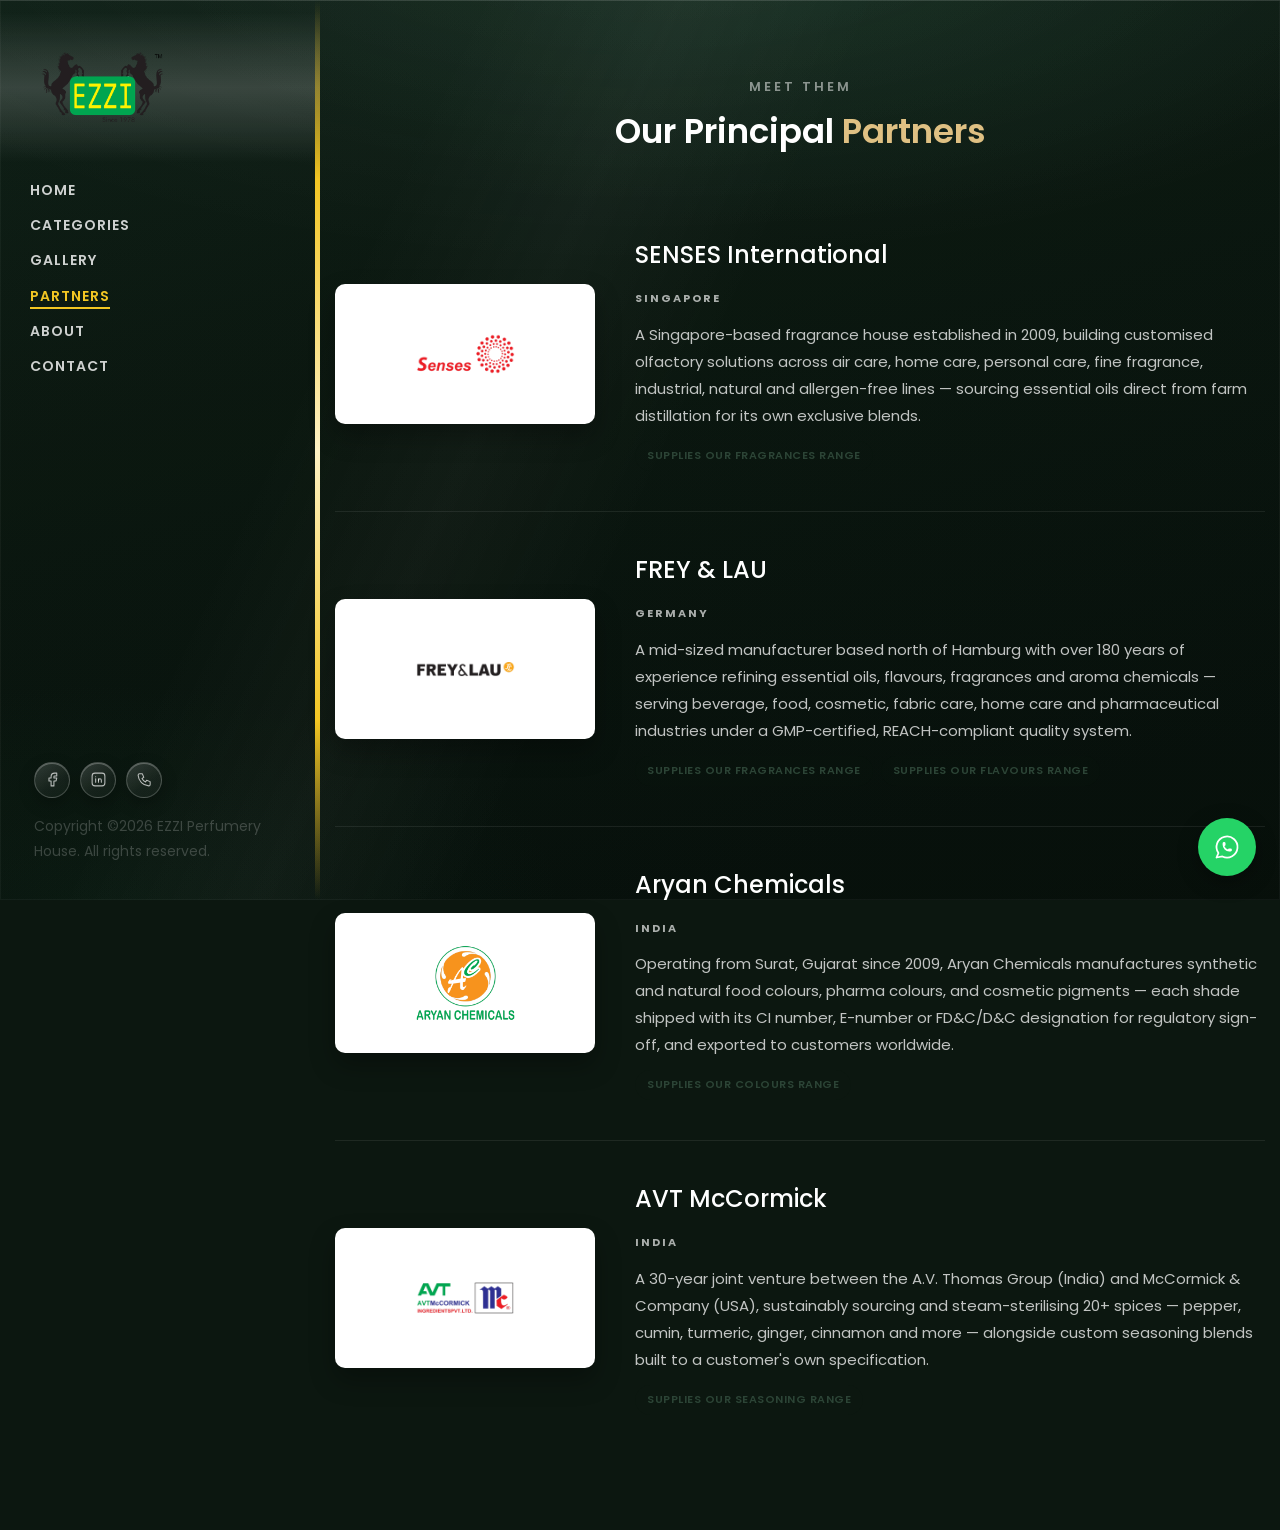
<file: partners.html>
<!DOCTYPE html><html lang="en"><head><meta charset="utf-8"><meta name="viewport" content="width=device-width, initial-scale=1, shrink-to-fit=no"><title>Our Partners - EZZI Perfumery House</title><meta name="description" content="EZZI Perfumery House sources from principal manufacturers worldwide — SENSES (Singapore), FREY &amp; LAU (Germany), Aryan Chemicals (India) and AVT McCormick (India)."><link rel="canonical" href="https://ezziph.com/partners.html"><link rel="icon" href="/images/1472113510.ico" type="image/x-icon"><link rel="sitemap" href="/sitemap-index.xml"><meta property="og:type" content="website"><meta property="og:site_name" content="EZZI Perfumery House"><meta property="og:title" content="Our Partners - EZZI Perfumery House"><meta property="og:description" content="EZZI Perfumery House sources from principal manufacturers worldwide — SENSES (Singapore), FREY &amp; LAU (Germany), Aryan Chemicals (India) and AVT McCormick (India)."><meta property="og:url" content="https://ezziph.com/partners.html"><meta property="og:image" content="https://ezziph.com/images/ezzi/ezzi-hero-optimized.jpg"><meta property="og:locale" content="en_US"><meta name="twitter:card" content="summary_large_image"><script type="application/ld+json">{"@context":"https://schema.org","@graph":[{"@type":"Organization","@id":"https://ezziph.com/#organization","name":"EZZI Perfumery House","url":"https://ezziph.com/","logo":"https://ezziph.com/images/ezzi/ezzi-logo.png","foundingDate":"1978","email":"info@ezziph.com","telephone":"+8801713008394","address":{"@type":"PostalAddress","streetAddress":"56/57 Mitford Road (Bhandari Medicine Market)","addressLocality":"Dhaka","postalCode":"1100","addressCountry":"BD"},"sameAs":["https://www.facebook.com/EZZI-Flavours-Fragrances-419183892177418","https://www.linkedin.com/company/ezzi-flavours-fragrances/"]},{"@type":"WebSite","@id":"https://ezziph.com/#website","url":"https://ezziph.com/","name":"EZZI Perfumery House","publisher":{"@id":"https://ezziph.com/#organization"}}]}</script><link rel="preconnect" href="https://fonts.googleapis.com"><link rel="preconnect" href="https://fonts.gstatic.com" crossorigin><link href="https://fonts.googleapis.com/css?family=Poppins:300,400,500,600,700&display=swap" rel="stylesheet"><link href="https://fonts.googleapis.com/css?family=Abril+Fatface&display=swap" rel="stylesheet"><link rel="stylesheet" href="/css/animate.css"><link rel="stylesheet" href="/css/owl.carousel.min.css"><link rel="stylesheet" href="/css/owl.theme.default.min.css"><link rel="stylesheet" href="/css/magnific-popup.css"><link rel="stylesheet" href="/css/flaticon.css"><link rel="stylesheet" href="/css/style.css"><link rel="stylesheet" href="/css/custom.css"></head><body><div class="ezzi-bg-glass" aria-hidden="true"></div><div id="colorlib-page"><a href="#" class="js-colorlib-nav-toggle colorlib-nav-toggle" aria-label="Open menu"><i></i></a><div class="ezzi-mobile-topbar"><a href="/"><img src="/images/ezzi/ezzi-logo.png" alt="EZZI Perfumery House"></a></div><aside id="colorlib-aside" role="complementary" class="js-fullheight"><h1 id="colorlib-logo" class="mb-4 mb-md-5"><a href="/"><img src="/images/ezzi/ezzi-logo.png" alt="EZZI Perfumery House"></a></h1><nav id="colorlib-main-menu" role="navigation"><ul><li><a href="/">Home</a></li><li><a href="/categories.html">Categories</a></li><li><a href="/gallery.html">Gallery</a></li><li class="colorlib-active"><a href="/partners.html">Partners</a></li><li><a href="/about.html">About</a></li><li><a href="/contact.html">Contact</a></li></ul></nav><div class="colorlib-footer"><div class="ezzi-social mb-3"><a href="https://www.facebook.com/EZZI-Flavours-Fragrances-419183892177418" target="_blank" rel="noopener" aria-label="Facebook"><svg xmlns="http://www.w3.org/2000/svg" viewBox="0 0 24 24" fill="none" stroke="currentColor" stroke-width="1.5" stroke-linecap="round" stroke-linejoin="round" class="ti ti-brand-facebook" aria-hidden="true" focusable="false"><path d="M7 10v4h3v7h4v-7h3l1 -4h-4v-2a1 1 0 0 1 1 -1h3v-4h-3a5 5 0 0 0 -5 5v2h-3" /></svg></a><a href="https://www.linkedin.com/company/ezzi-flavours-fragrances/" target="_blank" rel="noopener" aria-label="LinkedIn"><svg xmlns="http://www.w3.org/2000/svg" viewBox="0 0 24 24" fill="none" stroke="currentColor" stroke-width="1.5" stroke-linecap="round" stroke-linejoin="round" class="ti ti-brand-linkedin" aria-hidden="true" focusable="false"><path d="M8 11v5" />
  <path d="M8 8v.01" />
  <path d="M12 16v-5" />
  <path d="M16 16v-3a2 2 0 1 0 -4 0" />
  <path d="M3 7a4 4 0 0 1 4 -4h10a4 4 0 0 1 4 4v10a4 4 0 0 1 -4 4h-10a4 4 0 0 1 -4 -4l0 -10" /></svg></a><a href="tel:+8801713008394" aria-label="Call EZZI Perfumery House"><svg xmlns="http://www.w3.org/2000/svg" viewBox="0 0 24 24" fill="none" stroke="currentColor" stroke-width="1.5" stroke-linecap="round" stroke-linejoin="round" class="ti ti-phone" aria-hidden="true" focusable="false"><path d="M5 4h4l2 5l-2.5 1.5a11 11 0 0 0 5 5l1.5 -2.5l5 2v4a2 2 0 0 1 -2 2a16 16 0 0 1 -15 -15a2 2 0 0 1 2 -2" /></svg></a></div><p class="pfooter">Copyright &copy;2026 EZZI Perfumery House. All rights reserved.</p></div></aside> <!-- END COLORLIB-ASIDE --><div id="colorlib-main"><section class="ftco-section ezzi-content"><div class="container"><div class="row justify-content-center"><div class="col-md-9 ezzi-section-heading ftco-animate"><span class="subheading">Meet Them</span><h2 class="mb-0">Our Principal <span>Partners</span></h2></div></div><div id="senses" class="ezzi-partner-profile ftco-animate"><a href="https://www.senses-international.com/" target="_blank" rel="noopener" class="ezzi-partner-badge"><img src="/images/ezzi/senses-logo.png" alt="SENSES"></a><div class="ezzi-partner-profile-body"><h3>SENSES International</h3><span class="ezzi-partner-country">Singapore</span><p>A Singapore-based fragrance house established in 2009, building customised olfactory solutions across air care, home care, personal care, fine fragrance, industrial, natural and allergen-free lines &mdash; sourcing essential oils direct from farm distillation for its own exclusive blends.</p><div class="ezzi-chip-row"><span class="ezzi-chip">Supplies our Fragrances range</span></div></div></div><div id="freylau" class="ezzi-partner-profile ftco-animate"><a href="https://freylau.com/" target="_blank" rel="noopener" class="ezzi-partner-badge"><img src="/images/ezzi/freylau-logo.png" alt="FREY &amp; LAU"></a><div class="ezzi-partner-profile-body"><h3>FREY &amp; LAU</h3><span class="ezzi-partner-country">Germany</span><p>A mid-sized manufacturer based north of Hamburg with over 180 years of experience refining essential oils, flavours, fragrances and aroma chemicals &mdash; serving beverage, food, cosmetic, fabric care, home care and pharmaceutical industries under a GMP-certified, REACH-compliant quality system.</p><div class="ezzi-chip-row"><span class="ezzi-chip">Supplies our Fragrances range</span><span class="ezzi-chip">Supplies our Flavours range</span></div></div></div><div id="aryan" class="ezzi-partner-profile ftco-animate"><a href="https://aryanchemicals.com/" target="_blank" rel="noopener" class="ezzi-partner-badge"><img src="/images/ezzi/aryan-logo.png" alt="Aryan Chemicals"></a><div class="ezzi-partner-profile-body"><h3>Aryan Chemicals</h3><span class="ezzi-partner-country">India</span><p>Operating from Surat, Gujarat since 2009, Aryan Chemicals manufactures synthetic and natural food colours, pharma colours, and cosmetic pigments &mdash; each shade shipped with its CI number, E-number or FD&amp;C/D&amp;C designation for regulatory sign-off, and exported to customers worldwide.</p><div class="ezzi-chip-row"><span class="ezzi-chip">Supplies our Colours range</span></div></div></div><div id="avt" class="ezzi-partner-profile ftco-animate"><a href="https://avtmccormick.com/" target="_blank" rel="noopener" class="ezzi-partner-badge"><img src="/images/ezzi/avt-logo.png" alt="AVT McCormick"></a><div class="ezzi-partner-profile-body"><h3>AVT McCormick</h3><span class="ezzi-partner-country">India</span><p>A 30-year joint venture between the A.V. Thomas Group (India) and McCormick &amp; Company (USA), sustainably sourcing and steam-sterilising 20+ spices &mdash; pepper, cumin, turmeric, ginger, cinnamon and more &mdash; alongside custom seasoning blends built to a customer's own specification.</p><div class="ezzi-chip-row"><span class="ezzi-chip">Supplies our Seasoning range</span></div></div></div></div></section></div><!-- END COLORLIB-MAIN --></div><!-- END COLORLIB-PAGE --><!-- loader --><div id="ftco-loader" class="show fullscreen"><svg class="circular" width="48px" height="48px"><circle class="path-bg" cx="24" cy="24" r="22" fill="none" stroke-width="4" stroke="#eeeeee"></circle><circle class="path" cx="24" cy="24" r="22" fill="none" stroke-width="4" stroke-miterlimit="10" stroke="#F96D00"></circle></svg></div><!-- Floating WhatsApp chat widget --><div class="ezzi-whatsapp" id="ezziWhatsapp"><div class="ezzi-whatsapp-panel"><div class="ezzi-whatsapp-header"><svg xmlns="http://www.w3.org/2000/svg" viewBox="0 0 24 24" fill="none" stroke="currentColor" stroke-width="1.5" stroke-linecap="round" stroke-linejoin="round" class="ti ti-brand-whatsapp" aria-hidden="true" focusable="false"><path d="M3 21l1.65 -3.8a9 9 0 1 1 3.4 2.9l-5.05 .9" />
  <path d="M9 10a.5 .5 0 0 0 1 0v-1a.5 .5 0 0 0 -1 0v1a5 5 0 0 0 5 5h1a.5 .5 0 0 0 0 -1h-1a.5 .5 0 0 0 0 1" /></svg><span class="ezzi-whatsapp-header-title">Let&rsquo;s chat on WhatsApp</span><button type="button" class="ezzi-whatsapp-close" id="ezziWhatsappClose" aria-label="Close chat">&#9660;</button></div><div class="ezzi-whatsapp-body"><div class="ezzi-whatsapp-bubble"><span class="ezzi-whatsapp-bubble-name">EZZI Perfumery House</span><p>How can I help you? :)</p></div></div><form class="ezzi-whatsapp-input" id="ezziWhatsappForm"><input type="text" id="ezziWhatsappText" placeholder="Write your message..." autocomplete="off" aria-label="Your WhatsApp message"><button type="submit" aria-label="Send on WhatsApp"><svg xmlns="http://www.w3.org/2000/svg" viewBox="0 0 24 24" fill="none" stroke="currentColor" stroke-width="1.5" stroke-linecap="round" stroke-linejoin="round" class="ti ti-send" aria-hidden="true" focusable="false"><path d="M10 14l11 -11" />
  <path d="M21 3l-6.5 18a.55 .55 0 0 1 -1 0l-3.5 -7l-7 -3.5a.55 .55 0 0 1 0 -1l18 -6.5" /></svg></button></form></div><button type="button" class="ezzi-whatsapp-toggle" id="ezziWhatsappToggle" aria-label="Chat on WhatsApp"><svg xmlns="http://www.w3.org/2000/svg" viewBox="0 0 24 24" fill="none" stroke="currentColor" stroke-width="1.5" stroke-linecap="round" stroke-linejoin="round" class="ti ti-brand-whatsapp" aria-hidden="true" focusable="false"><path d="M3 21l1.65 -3.8a9 9 0 1 1 3.4 2.9l-5.05 .9" />
  <path d="M9 10a.5 .5 0 0 0 1 0v-1a.5 .5 0 0 0 -1 0v1a5 5 0 0 0 5 5h1a.5 .5 0 0 0 0 -1h-1a.5 .5 0 0 0 0 1" /></svg></button></div><script src="/js/jquery.min.js"></script><script src="/js/jquery-migrate-3.0.1.min.js"></script><script src="/js/popper.min.js"></script><script src="/js/bootstrap.min.js"></script><script src="/js/jquery.easing.1.3.js"></script><script src="/js/jquery.waypoints.min.js"></script><script src="/js/jquery.stellar.min.js"></script><script src="/js/owl.carousel.min.js"></script><script src="/js/jquery.magnific-popup.min.js"></script><script src="/js/jquery.animateNumber.min.js"></script><script src="/js/scrollax.min.js"></script><script src="/js/main.js"></script><script src="/js/ezzi-whatsapp.js"></script><script>
		// Phone/tablet header: transparent at the top of the page (over the
		// video on the homepage), solid once the visitor scrolls into content.
		(function () {
			var bar = document.querySelector('.ezzi-mobile-topbar');
			if (!bar) return;
			var hero = document.querySelector('.ezzi-video-hero');
			var ticking = false;
			function update() {
				ticking = false;
				var solid = hero ? hero.getBoundingClientRect().bottom <= bar.offsetHeight : window.scrollY > 8;
				bar.classList.toggle('is-solid', solid);
			}
			function onScroll() {
				if (!ticking) { ticking = true; requestAnimationFrame(update); }
			}
			window.addEventListener('scroll', onScroll, { passive: true });
			window.addEventListener('resize', onScroll);
			update();
		})();
	</script></body></html>
</file>
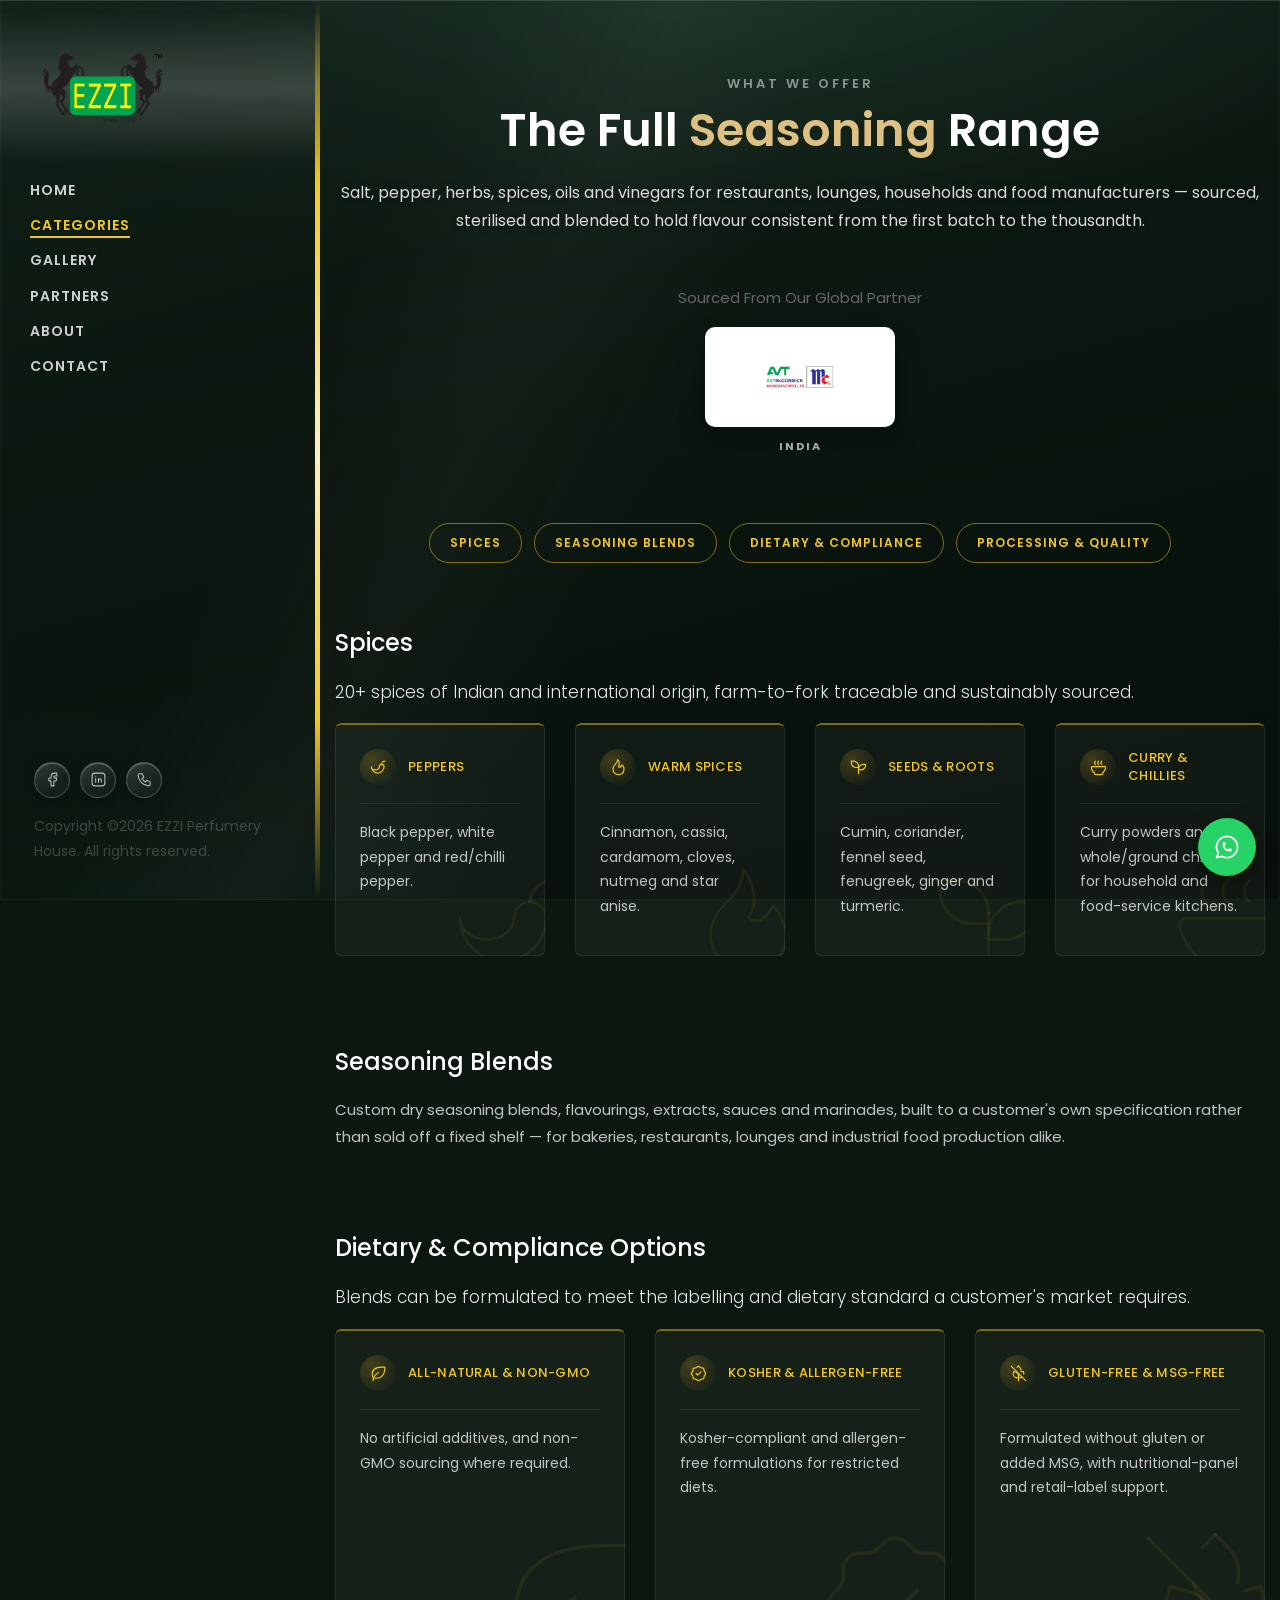
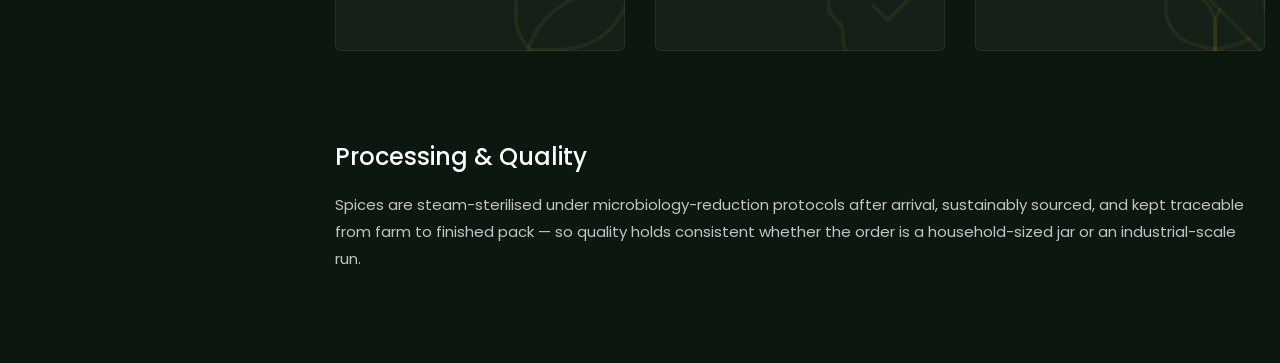
<file: seasoning.html>
<!DOCTYPE html><html lang="en"><head><meta charset="utf-8"><meta name="viewport" content="width=device-width, initial-scale=1, shrink-to-fit=no"><title>Seasoning - EZZI Perfumery House</title><meta name="description" content="Spices, herbs and custom seasoning blends from EZZI Perfumery House — steam-sterilised, farm-to-fork traceable, with kosher, non-GMO, gluten-free and allergen-free options."><link rel="canonical" href="https://ezziph.com/seasoning.html"><link rel="icon" href="/images/1472113510.ico" type="image/x-icon"><link rel="sitemap" href="/sitemap-index.xml"><meta property="og:type" content="website"><meta property="og:site_name" content="EZZI Perfumery House"><meta property="og:title" content="Seasoning - EZZI Perfumery House"><meta property="og:description" content="Spices, herbs and custom seasoning blends from EZZI Perfumery House — steam-sterilised, farm-to-fork traceable, with kosher, non-GMO, gluten-free and allergen-free options."><meta property="og:url" content="https://ezziph.com/seasoning.html"><meta property="og:image" content="https://ezziph.com/images/ezzi/ezzi-hero-optimized.jpg"><meta property="og:locale" content="en_US"><meta name="twitter:card" content="summary_large_image"><script type="application/ld+json">{"@context":"https://schema.org","@graph":[{"@type":"Organization","@id":"https://ezziph.com/#organization","name":"EZZI Perfumery House","url":"https://ezziph.com/","logo":"https://ezziph.com/images/ezzi/ezzi-logo.png","foundingDate":"1978","email":"info@ezziph.com","telephone":"+8801713008394","address":{"@type":"PostalAddress","streetAddress":"56/57 Mitford Road (Bhandari Medicine Market)","addressLocality":"Dhaka","postalCode":"1100","addressCountry":"BD"},"sameAs":["https://www.facebook.com/EZZI-Flavours-Fragrances-419183892177418","https://www.linkedin.com/company/ezzi-flavours-fragrances/"]},{"@type":"WebSite","@id":"https://ezziph.com/#website","url":"https://ezziph.com/","name":"EZZI Perfumery House","publisher":{"@id":"https://ezziph.com/#organization"}}]}</script><link rel="preconnect" href="https://fonts.googleapis.com"><link rel="preconnect" href="https://fonts.gstatic.com" crossorigin><link href="https://fonts.googleapis.com/css?family=Poppins:300,400,500,600,700&display=swap" rel="stylesheet"><link href="https://fonts.googleapis.com/css?family=Abril+Fatface&display=swap" rel="stylesheet"><link rel="stylesheet" href="/css/animate.css"><link rel="stylesheet" href="/css/owl.carousel.min.css"><link rel="stylesheet" href="/css/owl.theme.default.min.css"><link rel="stylesheet" href="/css/magnific-popup.css"><link rel="stylesheet" href="/css/flaticon.css"><link rel="stylesheet" href="/css/style.css"><link rel="stylesheet" href="/css/custom.css"></head><body><div class="ezzi-bg-glass" aria-hidden="true"></div><div id="colorlib-page"><a href="#" class="js-colorlib-nav-toggle colorlib-nav-toggle" aria-label="Open menu"><i></i></a><div class="ezzi-mobile-topbar"><a href="/"><img src="/images/ezzi/ezzi-logo.png" alt="EZZI Perfumery House"></a></div><aside id="colorlib-aside" role="complementary" class="js-fullheight"><h1 id="colorlib-logo" class="mb-4 mb-md-5"><a href="/"><img src="/images/ezzi/ezzi-logo.png" alt="EZZI Perfumery House"></a></h1><nav id="colorlib-main-menu" role="navigation"><ul><li><a href="/">Home</a></li><li class="colorlib-active"><a href="/categories.html">Categories</a></li><li><a href="/gallery.html">Gallery</a></li><li><a href="/partners.html">Partners</a></li><li><a href="/about.html">About</a></li><li><a href="/contact.html">Contact</a></li></ul></nav><div class="colorlib-footer"><div class="ezzi-social mb-3"><a href="https://www.facebook.com/EZZI-Flavours-Fragrances-419183892177418" target="_blank" rel="noopener" aria-label="Facebook"><svg xmlns="http://www.w3.org/2000/svg" viewBox="0 0 24 24" fill="none" stroke="currentColor" stroke-width="1.5" stroke-linecap="round" stroke-linejoin="round" class="ti ti-brand-facebook" aria-hidden="true" focusable="false"><path d="M7 10v4h3v7h4v-7h3l1 -4h-4v-2a1 1 0 0 1 1 -1h3v-4h-3a5 5 0 0 0 -5 5v2h-3" /></svg></a><a href="https://www.linkedin.com/company/ezzi-flavours-fragrances/" target="_blank" rel="noopener" aria-label="LinkedIn"><svg xmlns="http://www.w3.org/2000/svg" viewBox="0 0 24 24" fill="none" stroke="currentColor" stroke-width="1.5" stroke-linecap="round" stroke-linejoin="round" class="ti ti-brand-linkedin" aria-hidden="true" focusable="false"><path d="M8 11v5" />
  <path d="M8 8v.01" />
  <path d="M12 16v-5" />
  <path d="M16 16v-3a2 2 0 1 0 -4 0" />
  <path d="M3 7a4 4 0 0 1 4 -4h10a4 4 0 0 1 4 4v10a4 4 0 0 1 -4 4h-10a4 4 0 0 1 -4 -4l0 -10" /></svg></a><a href="tel:+8801713008394" aria-label="Call EZZI Perfumery House"><svg xmlns="http://www.w3.org/2000/svg" viewBox="0 0 24 24" fill="none" stroke="currentColor" stroke-width="1.5" stroke-linecap="round" stroke-linejoin="round" class="ti ti-phone" aria-hidden="true" focusable="false"><path d="M5 4h4l2 5l-2.5 1.5a11 11 0 0 0 5 5l1.5 -2.5l5 2v4a2 2 0 0 1 -2 2a16 16 0 0 1 -15 -15a2 2 0 0 1 2 -2" /></svg></a></div><p class="pfooter">Copyright &copy;2026 EZZI Perfumery House. All rights reserved.</p></div></aside> <!-- END COLORLIB-ASIDE --><div id="colorlib-main"><section class="ftco-about ezzi-page-intro" id="hero"><div class="container"><div class="ezzi-section-heading ezzi-page-intro-heading ftco-animate"><span class="subheading">What We Offer</span><h2 class="mb-0">The Full <span>Seasoning</span> Range</h2></div><div class="text ezzi-page-intro-text ftco-animate"><p>Salt, pepper, herbs, spices, oils and vinegars for restaurants, lounges, households and food manufacturers &mdash; sourced, sterilised and blended to hold flavour consistent from the first batch to the thousandth.</p></div></div></section><section class="ftco-section ezzi-content"><div class="container"><div class="row justify-content-center mb-5 pb-2"><div class="col-12 text-center ftco-animate"><span class="subheading d-block mb-3">Sourced From Our Global Partner</span><div class="ezzi-partner-strip"><div class="ezzi-partner-item"><a href="/partners.html#avt" class="ezzi-partner-badge"><img src="/images/ezzi/avt-logo.png" alt="AVT McCormick"></a><span class="ezzi-partner-country">India</span></div></div></div></div><div class="row"><div class="col-12 ezzi-jump-nav ftco-animate"><a href="#spices">Spices</a><a href="#blends">Seasoning Blends</a><a href="#compliance">Dietary &amp; Compliance</a><a href="#quality">Processing &amp; Quality</a></div></div><div id="spices" class="row mb-5 pb-3"><div class="col-md-12 ftco-animate"><h3>Spices</h3><p class="lead">20+ spices of Indian and international origin, farm-to-fork traceable and sustainably sourced.</p></div><div class="col-md-3 col-sm-6 ftco-animate"><div class="ezzi-feature-card"><div class="ezzi-feature-icon"><svg xmlns="http://www.w3.org/2000/svg" viewBox="0 0 24 24" fill="none" stroke="currentColor" stroke-width="1.5" stroke-linecap="round" stroke-linejoin="round" class="ti ti-pepper" aria-hidden="true" focusable="false"><path d="M13 11c0 2.21 -2.239 4 -5 4s-5 -1.79 -5 -4a8 8 0 1 0 16 0a3 3 0 0 0 -6 0" />
  <path d="M16 8c0 -2 2 -4 4 -4" /></svg></div><svg xmlns="http://www.w3.org/2000/svg" viewBox="0 0 24 24" fill="none" stroke="currentColor" stroke-width="0.5" stroke-linecap="round" stroke-linejoin="round" class="ti ti-pepper ezzi-feature-watermark" aria-hidden="true" focusable="false"><path d="M13 11c0 2.21 -2.239 4 -5 4s-5 -1.79 -5 -4a8 8 0 1 0 16 0a3 3 0 0 0 -6 0" />
  <path d="M16 8c0 -2 2 -4 4 -4" /></svg><h4>Peppers</h4><p>Black pepper, white pepper and red/chilli pepper.</p></div></div><div class="col-md-3 col-sm-6 ftco-animate"><div class="ezzi-feature-card"><div class="ezzi-feature-icon"><svg xmlns="http://www.w3.org/2000/svg" viewBox="0 0 24 24" fill="none" stroke="currentColor" stroke-width="1.5" stroke-linecap="round" stroke-linejoin="round" class="ti ti-flame" aria-hidden="true" focusable="false"><path d="M12 10.941c2.333 -3.308 .167 -7.823 -1 -8.941c0 3.395 -2.235 5.299 -3.667 6.706c-1.43 1.408 -2.333 3.294 -2.333 5.588c0 3.704 3.134 6.706 7 6.706c3.866 0 7 -3.002 7 -6.706c0 -1.712 -1.232 -4.403 -2.333 -5.588c-2.084 3.353 -3.257 3.353 -4.667 2.235" /></svg></div><svg xmlns="http://www.w3.org/2000/svg" viewBox="0 0 24 24" fill="none" stroke="currentColor" stroke-width="0.5" stroke-linecap="round" stroke-linejoin="round" class="ti ti-flame ezzi-feature-watermark" aria-hidden="true" focusable="false"><path d="M12 10.941c2.333 -3.308 .167 -7.823 -1 -8.941c0 3.395 -2.235 5.299 -3.667 6.706c-1.43 1.408 -2.333 3.294 -2.333 5.588c0 3.704 3.134 6.706 7 6.706c3.866 0 7 -3.002 7 -6.706c0 -1.712 -1.232 -4.403 -2.333 -5.588c-2.084 3.353 -3.257 3.353 -4.667 2.235" /></svg><h4>Warm Spices</h4><p>Cinnamon, cassia, cardamom, cloves, nutmeg and star anise.</p></div></div><div class="col-md-3 col-sm-6 ftco-animate"><div class="ezzi-feature-card"><div class="ezzi-feature-icon"><svg xmlns="http://www.w3.org/2000/svg" viewBox="0 0 24 24" fill="none" stroke="currentColor" stroke-width="1.5" stroke-linecap="round" stroke-linejoin="round" class="ti ti-seedling" aria-hidden="true" focusable="false"><path d="M12 10a6 6 0 0 0 -6 -6h-3v2a6 6 0 0 0 6 6h3" />
  <path d="M12 14a6 6 0 0 1 6 -6h3v1a6 6 0 0 1 -6 6h-3" />
  <path d="M12 20l0 -10" /></svg></div><svg xmlns="http://www.w3.org/2000/svg" viewBox="0 0 24 24" fill="none" stroke="currentColor" stroke-width="0.5" stroke-linecap="round" stroke-linejoin="round" class="ti ti-seedling ezzi-feature-watermark" aria-hidden="true" focusable="false"><path d="M12 10a6 6 0 0 0 -6 -6h-3v2a6 6 0 0 0 6 6h3" />
  <path d="M12 14a6 6 0 0 1 6 -6h3v1a6 6 0 0 1 -6 6h-3" />
  <path d="M12 20l0 -10" /></svg><h4>Seeds &amp; Roots</h4><p>Cumin, coriander, fennel seed, fenugreek, ginger and turmeric.</p></div></div><div class="col-md-3 col-sm-6 ftco-animate"><div class="ezzi-feature-card"><div class="ezzi-feature-icon"><svg xmlns="http://www.w3.org/2000/svg" viewBox="0 0 24 24" fill="none" stroke="currentColor" stroke-width="1.5" stroke-linecap="round" stroke-linejoin="round" class="ti ti-soup" aria-hidden="true" focusable="false"><path d="M4 11h16a1 1 0 0 1 1 1v.5c0 1.5 -2.517 5.573 -4 6.5v1a1 1 0 0 1 -1 1h-8a1 1 0 0 1 -1 -1v-1c-1.687 -1.054 -4 -5 -4 -6.5v-.5a1 1 0 0 1 1 -1" />
  <path d="M12 4a2.4 2.4 0 0 0 -1 2a2.4 2.4 0 0 0 1 2" />
  <path d="M16 4a2.4 2.4 0 0 0 -1 2a2.4 2.4 0 0 0 1 2" />
  <path d="M8 4a2.4 2.4 0 0 0 -1 2a2.4 2.4 0 0 0 1 2" /></svg></div><svg xmlns="http://www.w3.org/2000/svg" viewBox="0 0 24 24" fill="none" stroke="currentColor" stroke-width="0.5" stroke-linecap="round" stroke-linejoin="round" class="ti ti-soup ezzi-feature-watermark" aria-hidden="true" focusable="false"><path d="M4 11h16a1 1 0 0 1 1 1v.5c0 1.5 -2.517 5.573 -4 6.5v1a1 1 0 0 1 -1 1h-8a1 1 0 0 1 -1 -1v-1c-1.687 -1.054 -4 -5 -4 -6.5v-.5a1 1 0 0 1 1 -1" />
  <path d="M12 4a2.4 2.4 0 0 0 -1 2a2.4 2.4 0 0 0 1 2" />
  <path d="M16 4a2.4 2.4 0 0 0 -1 2a2.4 2.4 0 0 0 1 2" />
  <path d="M8 4a2.4 2.4 0 0 0 -1 2a2.4 2.4 0 0 0 1 2" /></svg><h4>Curry &amp; Chillies</h4><p>Curry powders and whole/ground chillies for household and food-service kitchens.</p></div></div></div><div id="blends" class="row mb-5 pb-3"><div class="col-md-12 ftco-animate"><h3>Seasoning Blends</h3><p>Custom dry seasoning blends, flavourings, extracts, sauces and marinades, built to a customer's own specification rather than sold off a fixed shelf &mdash; for bakeries, restaurants, lounges and industrial food production alike.</p></div></div><div id="compliance" class="row mb-5 pb-3"><div class="col-md-12 ftco-animate"><h3>Dietary &amp; Compliance Options</h3><p class="lead">Blends can be formulated to meet the labelling and dietary standard a customer's market requires.</p></div><div class="col-md-4 col-sm-6 ftco-animate"><div class="ezzi-feature-card"><div class="ezzi-feature-icon"><svg xmlns="http://www.w3.org/2000/svg" viewBox="0 0 24 24" fill="none" stroke="currentColor" stroke-width="1.5" stroke-linecap="round" stroke-linejoin="round" class="ti ti-leaf" aria-hidden="true" focusable="false"><path d="M5 21c.5 -4.5 2.5 -8 7 -10" />
  <path d="M9 18c6.218 0 10.5 -3.288 11 -12v-2h-4.014c-9 0 -11.986 4 -12 9c0 1 0 3 2 5h3l.014 0" /></svg></div><svg xmlns="http://www.w3.org/2000/svg" viewBox="0 0 24 24" fill="none" stroke="currentColor" stroke-width="0.5" stroke-linecap="round" stroke-linejoin="round" class="ti ti-leaf ezzi-feature-watermark" aria-hidden="true" focusable="false"><path d="M5 21c.5 -4.5 2.5 -8 7 -10" />
  <path d="M9 18c6.218 0 10.5 -3.288 11 -12v-2h-4.014c-9 0 -11.986 4 -12 9c0 1 0 3 2 5h3l.014 0" /></svg><h4>All-Natural &amp; Non-GMO</h4><p>No artificial additives, and non-GMO sourcing where required.</p></div></div><div class="col-md-4 col-sm-6 ftco-animate"><div class="ezzi-feature-card"><div class="ezzi-feature-icon"><svg xmlns="http://www.w3.org/2000/svg" viewBox="0 0 24 24" fill="none" stroke="currentColor" stroke-width="1.5" stroke-linecap="round" stroke-linejoin="round" class="ti ti-rosette-discount-check" aria-hidden="true" focusable="false"><path d="M5 7.2a2.2 2.2 0 0 1 2.2 -2.2h1a2.2 2.2 0 0 0 1.55 -.64l.7 -.7a2.2 2.2 0 0 1 3.12 0l.7 .7c.412 .41 .97 .64 1.55 .64h1a2.2 2.2 0 0 1 2.2 2.2v1c0 .58 .23 1.138 .64 1.55l.7 .7a2.2 2.2 0 0 1 0 3.12l-.7 .7a2.2 2.2 0 0 0 -.64 1.55v1a2.2 2.2 0 0 1 -2.2 2.2h-1a2.2 2.2 0 0 0 -1.55 .64l-.7 .7a2.2 2.2 0 0 1 -3.12 0l-.7 -.7a2.2 2.2 0 0 0 -1.55 -.64h-1a2.2 2.2 0 0 1 -2.2 -2.2v-1a2.2 2.2 0 0 0 -.64 -1.55l-.7 -.7a2.2 2.2 0 0 1 0 -3.12l.7 -.7a2.2 2.2 0 0 0 .64 -1.55v-1" />
  <path d="M9 12l2 2l4 -4" /></svg></div><svg xmlns="http://www.w3.org/2000/svg" viewBox="0 0 24 24" fill="none" stroke="currentColor" stroke-width="0.5" stroke-linecap="round" stroke-linejoin="round" class="ti ti-rosette-discount-check ezzi-feature-watermark" aria-hidden="true" focusable="false"><path d="M5 7.2a2.2 2.2 0 0 1 2.2 -2.2h1a2.2 2.2 0 0 0 1.55 -.64l.7 -.7a2.2 2.2 0 0 1 3.12 0l.7 .7c.412 .41 .97 .64 1.55 .64h1a2.2 2.2 0 0 1 2.2 2.2v1c0 .58 .23 1.138 .64 1.55l.7 .7a2.2 2.2 0 0 1 0 3.12l-.7 .7a2.2 2.2 0 0 0 -.64 1.55v1a2.2 2.2 0 0 1 -2.2 2.2h-1a2.2 2.2 0 0 0 -1.55 .64l-.7 .7a2.2 2.2 0 0 1 -3.12 0l-.7 -.7a2.2 2.2 0 0 0 -1.55 -.64h-1a2.2 2.2 0 0 1 -2.2 -2.2v-1a2.2 2.2 0 0 0 -.64 -1.55l-.7 -.7a2.2 2.2 0 0 1 0 -3.12l.7 -.7a2.2 2.2 0 0 0 .64 -1.55v-1" />
  <path d="M9 12l2 2l4 -4" /></svg><h4>Kosher &amp; Allergen-Free</h4><p>Kosher-compliant and allergen-free formulations for restricted diets.</p></div></div><div class="col-md-4 col-sm-6 ftco-animate"><div class="ezzi-feature-card"><div class="ezzi-feature-icon"><svg xmlns="http://www.w3.org/2000/svg" viewBox="0 0 24 24" fill="none" stroke="currentColor" stroke-width="1.5" stroke-linecap="round" stroke-linejoin="round" class="ti ti-wheat-off" aria-hidden="true" focusable="false"><path d="M3 3l18 18" />
  <path d="M12 21.5v-3.75" />
  <path d="M5.916 9.49l-.43 1.604c-.712 2.659 .866 5.392 3.524 6.104c.997 .268 1.994 .535 2.99 .802v-3.44c-.164 -2.105 -1.637 -3.879 -3.677 -4.426l-2.407 -.644" />
  <path d="M10.249 4.251c.007 -.007 .014 -.014 .021 -.021l1.73 -1.73" />
  <path d="M10.27 11.15c-.589 -.589 -1.017 -1.318 -1.246 -2.118" />
  <path d="M14.988 8.988c.229 -.834 .234 -1.713 .013 -2.549c-.221 -.836 -.659 -1.598 -1.271 -2.209l-1.73 -1.73" />
  <path d="M16.038 10.037l2.046 -.547l.431 1.604c.142 .53 .193 1.063 .162 1.583" />
  <path d="M16.506 16.505c-.45 .307 -.959 .544 -1.516 .694c-.997 .268 -1.994 .535 -2.99 .801v-3.44c.055 -.708 .259 -1.379 .582 -1.978" /></svg></div><svg xmlns="http://www.w3.org/2000/svg" viewBox="0 0 24 24" fill="none" stroke="currentColor" stroke-width="0.5" stroke-linecap="round" stroke-linejoin="round" class="ti ti-wheat-off ezzi-feature-watermark" aria-hidden="true" focusable="false"><path d="M3 3l18 18" />
  <path d="M12 21.5v-3.75" />
  <path d="M5.916 9.49l-.43 1.604c-.712 2.659 .866 5.392 3.524 6.104c.997 .268 1.994 .535 2.99 .802v-3.44c-.164 -2.105 -1.637 -3.879 -3.677 -4.426l-2.407 -.644" />
  <path d="M10.249 4.251c.007 -.007 .014 -.014 .021 -.021l1.73 -1.73" />
  <path d="M10.27 11.15c-.589 -.589 -1.017 -1.318 -1.246 -2.118" />
  <path d="M14.988 8.988c.229 -.834 .234 -1.713 .013 -2.549c-.221 -.836 -.659 -1.598 -1.271 -2.209l-1.73 -1.73" />
  <path d="M16.038 10.037l2.046 -.547l.431 1.604c.142 .53 .193 1.063 .162 1.583" />
  <path d="M16.506 16.505c-.45 .307 -.959 .544 -1.516 .694c-.997 .268 -1.994 .535 -2.99 .801v-3.44c.055 -.708 .259 -1.379 .582 -1.978" /></svg><h4>Gluten-Free &amp; MSG-Free</h4><p>Formulated without gluten or added MSG, with nutritional-panel and retail-label support.</p></div></div></div><div id="quality" class="row"><div class="col-md-12 ftco-animate"><h3>Processing &amp; Quality</h3><p>Spices are steam-sterilised under microbiology-reduction protocols after arrival, sustainably sourced, and kept traceable from farm to finished pack &mdash; so quality holds consistent whether the order is a household-sized jar or an industrial-scale run.</p></div></div></div></section></div><!-- END COLORLIB-MAIN --></div><!-- END COLORLIB-PAGE --><!-- loader --><div id="ftco-loader" class="show fullscreen"><svg class="circular" width="48px" height="48px"><circle class="path-bg" cx="24" cy="24" r="22" fill="none" stroke-width="4" stroke="#eeeeee"></circle><circle class="path" cx="24" cy="24" r="22" fill="none" stroke-width="4" stroke-miterlimit="10" stroke="#F96D00"></circle></svg></div><!-- Floating WhatsApp chat widget --><div class="ezzi-whatsapp" id="ezziWhatsapp"><div class="ezzi-whatsapp-panel"><div class="ezzi-whatsapp-header"><svg xmlns="http://www.w3.org/2000/svg" viewBox="0 0 24 24" fill="none" stroke="currentColor" stroke-width="1.5" stroke-linecap="round" stroke-linejoin="round" class="ti ti-brand-whatsapp" aria-hidden="true" focusable="false"><path d="M3 21l1.65 -3.8a9 9 0 1 1 3.4 2.9l-5.05 .9" />
  <path d="M9 10a.5 .5 0 0 0 1 0v-1a.5 .5 0 0 0 -1 0v1a5 5 0 0 0 5 5h1a.5 .5 0 0 0 0 -1h-1a.5 .5 0 0 0 0 1" /></svg><span class="ezzi-whatsapp-header-title">Let&rsquo;s chat on WhatsApp</span><button type="button" class="ezzi-whatsapp-close" id="ezziWhatsappClose" aria-label="Close chat">&#9660;</button></div><div class="ezzi-whatsapp-body"><div class="ezzi-whatsapp-bubble"><span class="ezzi-whatsapp-bubble-name">EZZI Perfumery House</span><p>How can I help you? :)</p></div></div><form class="ezzi-whatsapp-input" id="ezziWhatsappForm"><input type="text" id="ezziWhatsappText" placeholder="Write your message..." autocomplete="off" aria-label="Your WhatsApp message"><button type="submit" aria-label="Send on WhatsApp"><svg xmlns="http://www.w3.org/2000/svg" viewBox="0 0 24 24" fill="none" stroke="currentColor" stroke-width="1.5" stroke-linecap="round" stroke-linejoin="round" class="ti ti-send" aria-hidden="true" focusable="false"><path d="M10 14l11 -11" />
  <path d="M21 3l-6.5 18a.55 .55 0 0 1 -1 0l-3.5 -7l-7 -3.5a.55 .55 0 0 1 0 -1l18 -6.5" /></svg></button></form></div><button type="button" class="ezzi-whatsapp-toggle" id="ezziWhatsappToggle" aria-label="Chat on WhatsApp"><svg xmlns="http://www.w3.org/2000/svg" viewBox="0 0 24 24" fill="none" stroke="currentColor" stroke-width="1.5" stroke-linecap="round" stroke-linejoin="round" class="ti ti-brand-whatsapp" aria-hidden="true" focusable="false"><path d="M3 21l1.65 -3.8a9 9 0 1 1 3.4 2.9l-5.05 .9" />
  <path d="M9 10a.5 .5 0 0 0 1 0v-1a.5 .5 0 0 0 -1 0v1a5 5 0 0 0 5 5h1a.5 .5 0 0 0 0 -1h-1a.5 .5 0 0 0 0 1" /></svg></button></div><script src="/js/jquery.min.js"></script><script src="/js/jquery-migrate-3.0.1.min.js"></script><script src="/js/popper.min.js"></script><script src="/js/bootstrap.min.js"></script><script src="/js/jquery.easing.1.3.js"></script><script src="/js/jquery.waypoints.min.js"></script><script src="/js/jquery.stellar.min.js"></script><script src="/js/owl.carousel.min.js"></script><script src="/js/jquery.magnific-popup.min.js"></script><script src="/js/jquery.animateNumber.min.js"></script><script src="/js/scrollax.min.js"></script><script src="/js/main.js"></script><script src="/js/ezzi-whatsapp.js"></script><script>
		// Phone/tablet header: transparent at the top of the page (over the
		// video on the homepage), solid once the visitor scrolls into content.
		(function () {
			var bar = document.querySelector('.ezzi-mobile-topbar');
			if (!bar) return;
			var hero = document.querySelector('.ezzi-video-hero');
			var ticking = false;
			function update() {
				ticking = false;
				var solid = hero ? hero.getBoundingClientRect().bottom <= bar.offsetHeight : window.scrollY > 8;
				bar.classList.toggle('is-solid', solid);
			}
			function onScroll() {
				if (!ticking) { ticking = true; requestAnimationFrame(update); }
			}
			window.addEventListener('scroll', onScroll, { passive: true });
			window.addEventListener('resize', onScroll);
			update();
		})();
	</script></body></html>
</file>
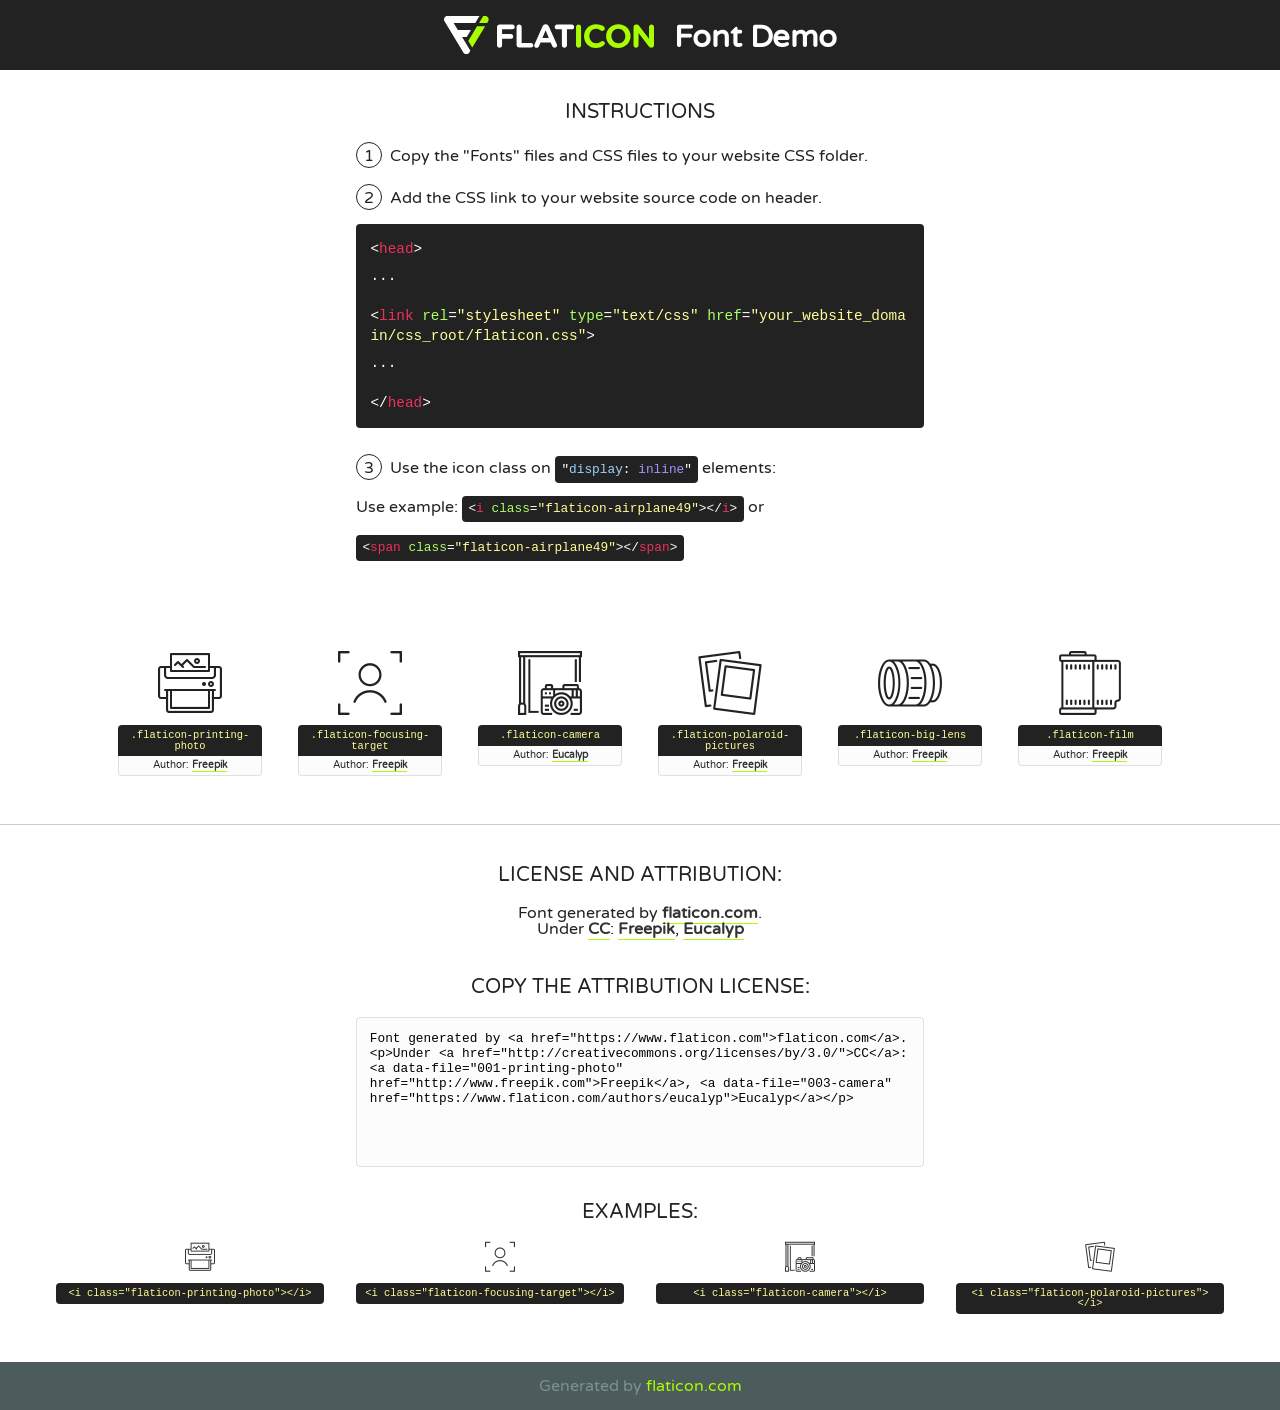
<file: fonts/flaticon/font/flaticon.html>
<!DOCTYPE html>
<!--
  Flaticon icon font: Flaticon
  Creation date: 12/12/2018 14:43
-->
<html>
<!DOCTYPE html>
<html>

<head>
    <title>Flaticon WebFont</title>
    <link href="http://fonts.googleapis.com/css?family=Varela+Round" rel="stylesheet" type="text/css" />
    <link rel="stylesheet" type="text/css" href="flaticon.css">
    <meta charset="UTF-8">
    <style>
    html, body, div, span, applet, object, iframe,
    h1, h2, h3, h4, h5, h6, p, blockquote, pre,
    a, abbr, acronym, address, big, cite, code,
    del, dfn, em, img, ins, kbd, q, s, samp,
    small, strike, strong, sub, sup, tt, var,
    b, u, i, center,
    dl, dt, dd, ol, ul, li,
    fieldset, form, label, legend,
    table, caption, tbody, tfoot, thead, tr, th, td,
    article, aside, canvas, details, embed, 
    figure, figcaption, footer, header, hgroup, 
    menu, nav, output, ruby, section, summary,
    time, mark, audio, video {
        margin: 0;
        padding: 0;
        border: 0;
        font-size: 100%;
        font: inherit;
        vertical-align: baseline;
    }
    /* HTML5 display-role reset for older browsers */
    article, aside, details, figcaption, figure, 
    footer, header, hgroup, menu, nav, section {
        display: block;
    }
    body {
        line-height: 1;
    }
    ol, ul {
        list-style: none;
    }
    blockquote, q {
        quotes: none;
    }
    blockquote:before, blockquote:after,
    q:before, q:after {
        content: '';
        content: none;
    }
    table {
        border-collapse: collapse;
        border-spacing: 0;
    }
    body {
        font-family: 'Varela Round', Helvetica, Arial, sans-serif;
        font-size: 16px;
        color: #222;
    }
    a {
        color: #333;
        border-bottom: 1px solid #a9fd00;
        font-weight: bold;
        text-decoration: none;
    }
    * {
        -moz-box-sizing: border-box;
        -webkit-box-sizing: border-box;
        box-sizing: border-box;
        margin: 0;
        padding: 0;
    }
    [class^="flaticon-"]:before, [class*=" flaticon-"]:before, [class^="flaticon-"]:after, [class*=" flaticon-"]:after {
        font-family: Flaticon;
        font-size: 30px;
        font-style: normal;
        margin-left: 20px;
        color: #333;
    }
    .wrapper {
        max-width: 600px;
        margin: auto;
        padding: 0 1em;
    }
    .title {
        font-size: 1.25em;
        text-align: center;
        margin-bottom: 1em;
        text-transform: uppercase;
    }
    header {
        text-align: center;
        background-color: #222;
        color: #fff;
        padding: 1em;
    }
    header .logo {
        width: 210px;
        height: 38px;
        display: inline-block;
        vertical-align: middle;
        margin-right: 1em;
        border: none;
    }
    header strong {
        font-size: 1.95em;
        font-weight: bold;
        vertical-align: middle;
        margin-top: 5px;
        display: inline-block;
    }
    .demo {
        margin: 2em auto;
        line-height: 1.25em;
    }
    .demo ul li {
        margin-bottom: 1em;
    }
    .demo ul li .num {
        color: #222;
        border-radius: 20px;
        display: inline-block;
        width: 26px;
        padding: 3px;
        height: 26px;
        text-align: center;
        margin-right: 0.5em;
        border: 1px solid #222;
    }
    .demo ul li code {
        background-color: #222;
        border-radius: 4px;
        padding: 0.25em 0.5em;
        display: inline-block;
        color: #fff;
        font-family: Consolas,Monaco,Lucida Console,Liberation Mono,DejaVu Sans Mono,Bitstream Vera Sans Mono,Courier New, monospace;
        font-weight: lighter;
        margin-top: 1em;
        font-size: 0.8em;
        word-break: break-all;
    }
    .demo ul li code.big {
        padding: 1em;
        font-size: 0.9em;
    }
    .demo ul li code .red {
        color: #EF3159;
    }
    .demo ul li code .green {
        color: #ACFF65;
    }
    .demo ul li code .yellow {
        color: #FFFF99;
    }
    .demo ul li code .blue {
        color: #99D3FF;
    }
    .demo ul li code .purple {
        color: #A295FF;
    }
    .demo ul li code .dots {
        margin-top: 0.5em;
        display: block;
    }
    #glyphs {
        border-bottom: 1px solid #ccc;
        padding: 2em 0;
        text-align: center;
    }
    .glyph {
        display: inline-block;
        width: 9em;
        margin: 1em;
        text-align: center;
        vertical-align: top;
        background: #FFF;
    }
    .glyph .glyph-icon {
        padding: 10px;
        display: block;
        font-family:"Flaticon";
        font-size: 64px;
        line-height: 1;
    }
    .glyph .glyph-icon:before {
        font-size: 64px;
        color: #222;
        margin-left: 0;
    }
    .class-name {
        font-size: 0.65em;
        background-color: #222;
        color: #fff;
        border-radius: 4px 4px 0 0;
        padding: 0.5em;
        color: #FFFF99;
        font-family: Consolas,Monaco,Lucida Console,Liberation Mono,DejaVu Sans Mono,Bitstream Vera Sans Mono,Courier New, monospace;
    }
    .author-name {
        font-size: 0.6em;
        background-color: #fcfcfd;
        border: 1px solid #DEDEE4;
        border-top: 0;
        border-radius: 0 0 4px 4px;
        padding: 0.5em;
    }
    .class-name:last-child {
        font-size: 10px;
        color:#888;
    }
    .class-name:last-child a {
        font-size: 10px;
        color:#555;
    }
    .class-name:last-child a:hover {
        color:#a9fd00;
    }
    .glyph > input {
        display: block;
        width: 100px;
        margin: 5px auto;
        text-align: center;
        font-size: 12px;
        cursor: text;
    }
    .glyph > input.icon-input {
        font-family:"Flaticon";
        font-size: 16px;
        margin-bottom: 10px;
    }
    .attribution .title {
        margin-top: 2em;
    }
    .attribution textarea {
        background-color: #fcfcfd;
        padding: 1em;
        border: none;
        box-shadow: none;
        border: 1px solid #DEDEE4;
        border-radius: 4px;
        resize: none;
        width: 100%;
        height: 150px;
        font-size: 0.8em;
        font-family: Consolas,Monaco,Lucida Console,Liberation Mono,DejaVu Sans Mono,Bitstream Vera Sans Mono,Courier New, monospace;
        -webkit-appearance: none;
    }
    .iconsuse {
        margin: 2em auto;
        text-align: center;
        max-width: 1200px;
    }
    .iconsuse:after {
        content: '';
        display: table;
        clear: both;
    }
    .iconsuse .image {
        float: left;
        width: 25%;
        padding: 0 1em;
    }
    .iconsuse .image p {
        margin-bottom: 1em;
    }
    .iconsuse .image span {
        display: block;
        font-size: 0.65em;
        background-color: #222;
        color: #fff;
        border-radius: 4px;
        padding: 0.5em;
        color: #FFFF99;
        margin-top: 1em;
        font-family: Consolas,Monaco,Lucida Console,Liberation Mono,DejaVu Sans Mono,Bitstream Vera Sans Mono,Courier New, monospace;
    }
    #footer {
        text-align: center;
        background-color: #4C5B5C;
        color: #7c9192;
        padding: 1em;
    }
    #footer a {
        border: none;
        color: #a9fd00;
        font-weight: normal;
    }
    @media (max-width: 960px) {
        .iconsuse .image {
            width: 50%;
        }
    }
    @media (max-width: 560px) {
        .iconsuse .image {
            width: 100%;
        }
    }
    </style>
</head>

<body class="characters-off">

    <header>
        <a href="https://www.flaticon.com" target="_blank" class="logo">
            <svg version="1.1" xmlns="http://www.w3.org/2000/svg" xmlns:xlink="http://www.w3.org/1999/xlink" xmlns:a="http://ns.adobe.com/AdobeSVGViewerExtensions/3.0/" viewBox="0 0 560.875 102.036" enable-background="new 0 0 560.875 102.036" xml:space="preserve">
                <defs>
                </defs>
                <g>
                    <g class="letters">
                        <path fill="#ffffff" d="M141.596,29.675c0-3.777,2.985-6.767,6.764-6.767h34.438c3.426,0,6.15,2.728,6.15,6.15
                        c0,3.43-2.724,6.149-6.15,6.149h-27.674v13.091h23.719c3.429,0,6.151,2.724,6.151,6.15c0,3.43-2.723,6.149-6.151,6.149h-23.719
                        v17.574c0,3.773-2.986,6.761-6.764,6.761c-3.779,0-6.764-2.989-6.764-6.761V29.675z"></path>
                        <path fill="#ffffff" d="M193.844,29.149c0-3.781,2.985-6.767,6.764-6.767c3.776,0,6.763,2.985,6.763,6.767v42.957h25.039
                        c3.426,0,6.149,2.726,6.149,6.153c0,3.425-2.723,6.15-6.149,6.15h-31.802c-3.779,0-6.764-2.986-6.764-6.768V29.149z"></path>
                        <path fill="#ffffff" d="M241.891,75.71l21.438-48.407c1.492-3.341,4.215-5.357,7.906-5.357h0.792
                        c3.686,0,6.323,2.017,7.815,5.357l21.439,48.407c0.436,0.967,0.701,1.845,0.701,2.723c0,3.602-2.809,6.501-6.414,6.501
                        c-3.161,0-5.269-1.845-6.499-4.655l-4.132-9.661h-27.059l-4.301,10.102c-1.144,2.631-3.426,4.214-6.237,4.214
                        c-3.517,0-6.24-2.81-6.24-6.325C241.1,77.64,241.451,76.677,241.891,75.71z M279.932,58.666l-8.521-20.297l-8.526,20.297H279.932
                        z"></path>
                        <path fill="#ffffff" d="M314.864,35.387H301.86c-3.429,0-6.239-2.813-6.239-6.238c0-3.429,2.811-6.24,6.239-6.24h39.533
                        c3.426,0,6.237,2.811,6.237,6.24c0,3.425-2.811,6.238-6.237,6.238h-13.001v42.785c0,3.773-2.99,6.761-6.764,6.761
                        c-3.779,0-6.764-2.989-6.764-6.761V35.387z"></path>
                        <path fill="#A9FD00" d="M352.615,29.149c0-3.781,2.985-6.767,6.767-6.767c3.774,0,6.761,2.985,6.761,6.767v49.024
                        c0,3.773-2.987,6.761-6.761,6.761c-3.781,0-6.767-2.989-6.767-6.761V29.149z"></path>
                        <path fill="#A9FD00" d="M374.132,53.836v-0.179c0-17.481,13.178-31.801,32.065-31.801c9.22,0,15.459,2.458,20.557,6.238
                        c1.402,1.054,2.637,2.985,2.637,5.357c0,3.692-2.985,6.59-6.681,6.59c-1.845,0-3.071-0.702-4.044-1.319
                        c-3.776-2.813-7.729-4.393-12.562-4.393c-10.364,0-17.831,8.611-17.831,19.154v0.173c0,10.542,7.291,19.329,17.831,19.329
                        c5.715,0,9.492-1.756,13.359-4.834c1.049-0.874,2.458-1.491,4.039-1.491c3.429,0,6.325,2.813,6.325,6.236
                        c0,2.106-1.056,3.78-2.282,4.834c-5.539,4.834-12.036,7.733-21.878,7.733C387.572,85.464,374.132,71.493,374.132,53.836z"></path>
                        <path fill="#A9FD00" d="M433.009,53.836v-0.179c0-17.481,13.79-31.801,32.766-31.801c18.981,0,32.592,14.143,32.592,31.628v0.173
                        c0,17.483-13.785,31.807-32.769,31.807C446.625,85.464,433.009,71.32,433.009,53.836z M484.224,53.836v-0.179
                        c0-10.539-7.725-19.326-18.626-19.326c-10.893,0-18.449,8.611-18.449,19.154v0.173c0,10.542,7.73,19.329,18.626,19.329
                        C476.676,72.986,484.224,64.378,484.224,53.836z"></path>
                        <path fill="#A9FD00" d="M506.233,29.321c0-3.774,2.99-6.763,6.767-6.763h1.401c3.252,0,5.183,1.583,7.029,3.953l26.093,34.265
                        V29.059c0-3.692,2.99-6.677,6.681-6.677c3.683,0,6.671,2.985,6.671,6.677v48.934c0,3.78-2.987,6.765-6.764,6.765h-0.436
                        c-3.257,0-5.188-1.581-7.034-3.953l-27.056-35.492v32.944c0,3.687-2.985,6.676-6.678,6.676c-3.683,0-6.673-2.989-6.673-6.676
                        V29.321z"></path>
                    </g>
                    <g class="insignia">
                        <path fill="#ffffff" d="M48.372,56.137h12.517l11.156-18.537H37.186L25.688,18.539h57.825L94.668,0H9.271
                        C5.925,0,2.842,1.801,1.198,4.716c-1.644,2.907-1.593,6.482,0.134,9.343l50.38,83.501c1.678,2.781,4.689,4.476,7.938,4.476
                        c3.246,0,6.257-1.695,7.935-4.476l2.898-4.804L48.372,56.137z"></path>
                        <g class="i">
                            <path fill="#A9FD00" d="M93.575,18.539h0.031v0.004l21.652,0.004l2.705-4.488c1.727-2.861,1.778-6.436,0.133-9.343
                            C116.454,1.801,113.371,0,110.026,0h-5.294L93.575,18.539z"></path>
                            <polygon fill="#A9FD00" points="88.291,27.356 64.725,66.486 75.519,84.404 109.942,27.356"></polygon>
                        </g>
                    </g>
                </g>
            </svg>
        </a>
        <strong>Font Demo</strong>
    </header>


    <section class="demo wrapper">

        <p class="title">Instructions</p>

        <ul>
            <li>
                <span class="num">1</span>Copy the "Fonts" files and CSS files to your website CSS folder.
            </li>
            <li>
                <span class="num">2</span>Add the CSS link to your website source code on header.
                <code class="big">
                    &lt;<span class="red">head</span>&gt;
                    <br/><span class="dots">...</span>
                    <br/>&lt;<span class="red">link</span> <span class="green">rel</span>=<span class="yellow">"stylesheet"</span> <span class="green">type</span>=<span class="yellow">"text/css"</span> <span class="green">href</span>=<span class="yellow">"your_website_domain/css_root/flaticon.css"</span>&gt;
                    <br/><span class="dots">...</span>
                    <br/>&lt;/<span class="red">head</span>&gt;
                </code>
            </li>

            <li>
                <p>
                    <span class="num">3</span>Use the icon class on <code>"<span class="blue">display</span>:<span class="purple"> inline</span>"</code> elements:
                    <br />
                    Use example: <code>&lt;<span class="red">i</span> <span class="green">class</span>=<span class="yellow">&quot;flaticon-airplane49&quot;</span>&gt;&lt;/<span class="red">i</span>&gt;</code> or <code>&lt;<span class="red">span</span> <span class="green">class</span>=<span class="yellow">&quot;flaticon-airplane49&quot;</span>&gt;&lt;/<span class="red">span</span>&gt;</code>
            </li>
        </ul>

    </section>




   <section id="glyphs">          
    
      
        <div class="glyph"><div class="glyph-icon flaticon-printing-photo"></div>
            <div class="class-name">.flaticon-printing-photo</div>
            <div class="author-name">Author: <a data-file="001-printing-photo" href="http://www.freepik.com">Freepik</a> </div> 
        </div>        
        
        <div class="glyph"><div class="glyph-icon flaticon-focusing-target"></div>
            <div class="class-name">.flaticon-focusing-target</div>
            <div class="author-name">Author: <a data-file="002-focusing-target" href="http://www.freepik.com">Freepik</a> </div> 
        </div>        
        
        <div class="glyph"><div class="glyph-icon flaticon-camera"></div>
            <div class="class-name">.flaticon-camera</div>
            <div class="author-name">Author: <a data-file="003-camera" href="https://www.flaticon.com/authors/eucalyp">Eucalyp</a> </div> 
        </div>        
        
        <div class="glyph"><div class="glyph-icon flaticon-polaroid-pictures"></div>
            <div class="class-name">.flaticon-polaroid-pictures</div>
            <div class="author-name">Author: <a data-file="004-polaroid-pictures" href="http://www.freepik.com">Freepik</a> </div> 
        </div>        
        
        <div class="glyph"><div class="glyph-icon flaticon-big-lens"></div>
            <div class="class-name">.flaticon-big-lens</div>
            <div class="author-name">Author: <a data-file="005-big-lens" href="http://www.freepik.com">Freepik</a> </div> 
        </div>        
        
        <div class="glyph"><div class="glyph-icon flaticon-film"></div>
            <div class="class-name">.flaticon-film</div>
            <div class="author-name">Author: <a data-file="006-film" href="http://www.freepik.com">Freepik</a> </div> 
        </div>        
        

    </section>



    <section class="attribution wrapper"   style="text-align:center;">

      <div class="title">License and attribution:</div><div class="attrDiv">Font generated by <a href="https://www.flaticon.com">flaticon.com</a>. <div><p>Under <a href="http://creativecommons.org/licenses/by/3.0/">CC</a>: <a data-file="001-printing-photo" href="http://www.freepik.com">Freepik</a>, <a data-file="003-camera" href="https://www.flaticon.com/authors/eucalyp">Eucalyp</a></p>  </div>
      </div>
      <div class="title">Copy the Attribution License:</div>

    <textarea onclick="this.focus();this.select();">Font generated by &lt;a href=&quot;https://www.flaticon.com&quot;&gt;flaticon.com&lt;/a&gt;. <p>Under <a href="http://creativecommons.org/licenses/by/3.0/">CC</a>: <a data-file="001-printing-photo" href="http://www.freepik.com">Freepik</a>, <a data-file="003-camera" href="https://www.flaticon.com/authors/eucalyp">Eucalyp</a></p>  
     </textarea>

    </section>

    <section class="iconsuse">

          <div class="title">Examples:</div>            
             
            <div class="image">
                <p>
                    <i class="glyph-icon flaticon-printing-photo"></i> 
                    <span>&lt;i class=&quot;flaticon-printing-photo&quot;&gt;&lt;/i&gt;</span>
                </p>
            </div>
            
            <div class="image">
                <p>
                    <i class="glyph-icon flaticon-focusing-target"></i> 
                    <span>&lt;i class=&quot;flaticon-focusing-target&quot;&gt;&lt;/i&gt;</span>
                </p>
            </div>
            
            <div class="image">
                <p>
                    <i class="glyph-icon flaticon-camera"></i> 
                    <span>&lt;i class=&quot;flaticon-camera&quot;&gt;&lt;/i&gt;</span>
                </p>
            </div>
            
            <div class="image">
                <p>
                    <i class="glyph-icon flaticon-polaroid-pictures"></i> 
                    <span>&lt;i class=&quot;flaticon-polaroid-pictures&quot;&gt;&lt;/i&gt;</span>
                </p>
            </div>
                       
        </div>
                            
    </section>

<div id="footer">
    <div>Generated by <a href="https://www.flaticon.com">flaticon.com</a>
    </div>
</div>



</body>
</html>
</file>
<file: css/flaticon.css>
/*
  	Flaticon icon font: Flaticon
  	Creation date: 12/12/2018 14:43
  	*/


@font-face {
  font-family: "Flaticon";
  src: url("../fonts/flaticon/font/Flaticon.eot");
  src: url("../fonts/flaticon/font/Flaticon.eot?#iefix") format("embedded-opentype"),
       url("../fonts/flaticon/font/Flaticon.woff") format("woff"),
       url("../fonts/flaticon/font/Flaticon.ttf") format("truetype"),
       url("../fonts/flaticon/font/Flaticon.svg#Flaticon") format("svg");
  font-weight: normal;
  font-style: normal;
}

@media screen and (-webkit-min-device-pixel-ratio:0) {
  @font-face {
    font-family: "Flaticon";
    src: url("../fonts/flaticon/font/Flaticon.svg#Flaticon") format("svg");
  }
}

[class^="flaticon-"]:before, [class*=" flaticon-"]:before,
[class^="flaticon-"]:after, [class*=" flaticon-"]:after {   
  font-family: Flaticon;
  font-style: normal;
  font-weight: normal;
  font-variant: normal;
  text-transform: none;
  line-height: 1;

  /* Better Font Rendering =========== */
  -webkit-font-smoothing: antialiased;
  -moz-osx-font-smoothing: grayscale;
}

.flaticon-printing-photo:before { content: "\f100"; }
.flaticon-focusing-target:before { content: "\f101"; }
.flaticon-camera:before { content: "\f102"; }
.flaticon-polaroid-pictures:before { content: "\f103"; }
.flaticon-big-lens:before { content: "\f104"; }
.flaticon-film:before { content: "\f105"; }
</file>
<file: css/custom.css>
/* EZZI Perfumery House — overrides on top of the Mostudio template.
   Kept separate from style.css so the template's own file is untouched. */

/* Brand background — a deep, near-black green (#0c1710, the colour behind
   the "48 Years of Excellence" badge) that lets the gold accents carry the
   page, with only a faint green light at the top. */
body {
	background-color: #0c1710 !important;
	background-image:
		radial-gradient(ellipse 80% 50% at 62% -5%, rgba(46, 112, 78, 0.2), transparent 60%),
		radial-gradient(ellipse 60% 40% at 8% 100%, rgba(31, 90, 62, 0.12), transparent 60%),
		linear-gradient(165deg, #112219 0%, #0c1710 45%, #080f0b 100%) !important;
	background-attachment: fixed;
}
/* Sidebar: on desktop it has no background of its own, so the page's
   background runs straight through it and only the gold border marks its
   edge. (The logo's light band is on #colorlib-logo::before.) */
#colorlib-aside {
	background-color: transparent !important;
	background-image: none !important;
}
/* On phones/tablets the sidebar slides over the page as a menu, so it
   needs a solid background — the same gradient as the page. */
@media (max-width: 991.98px) {
	#colorlib-aside {
		background-color: #0c1710 !important;
		background-image: linear-gradient(165deg, #112219 0%, #0c1710 45%, #080f0b 100%) !important;
	}
}
/* Thick gold border strip along the sidebar's right edge. Drawn directly
   instead of relying on the template's aside.png background layer, which
   the mobile media query's `background` shorthand (and the off-canvas
   open-state rule) kept clobbering via the cascade. A pseudo-element side-
   steps that fight entirely. */
#colorlib-aside::after {
	content: '';
	position: absolute;
	top: 0;
	right: 0;
	bottom: 0;
	width: 5px;
	background: linear-gradient(180deg, rgba(243, 198, 35, 0) 0%, #f3c623 20%, #fdf1c4 50%, #f3c623 80%, rgba(243, 198, 35, 0) 100%);
	z-index: 2;
}
#ftco-loader.fullscreen {
	background-color: #0c1710 !important;
}

/* Golden gradient display text — a muted antique-gold tone. Kept to a
   narrow range (rather than the wide light-to-dark span tried earlier):
   on a wrapped two/three-line headline, `background-clip: text` samples
   the gradient per the *whole element's* box height, so a wide top-to-
   bottom spread made each line read as a visibly different flat colour
   instead of one subtle gradient. Narrowing it keeps every line close to
   the same bronze-gold shade.
   Font switched from the template's decorative "Abril Fatface" to Poppins
   Bold — the simple, chunky sans used on the brand logo lockup — per the
   approved reference. */
.portfolio-wrap .text .desc .top h2,
.portfolio-wrap .text .desc .top h2 a,
.portfolio-wrap-2 .text .desc .top h2,
.portfolio-wrap-2 .text .desc .top h2 a,
.ftco-about .text h2,
.ftco-about .text h2 span,
.single h1 {
	background: linear-gradient(90deg, #ab8b57 0%, #dfc083 14%, #dfc083 86%, #ab8b57 100%);
	-webkit-background-clip: text;
	background-clip: text;
	-webkit-text-fill-color: transparent;
	color: #dfc083;
	font-family: "Poppins", Arial, sans-serif;
	font-weight: 600;
}

/* Between the phone breakpoint (which already gets its own 7.4vw rule) and
   ~1300px, the two-column hero still runs side-by-side but each column is
   narrow enough (sidebar eating a fixed share of the width) that the fixed
   40px desktop size wraps "Share The World Of Fragrance With Us" onto four
   cramped lines instead of two. Step it down for that in-between range. */
@media (min-width: 768px) and (max-width: 1300px) {
	.portfolio-wrap .text .desc .top h2,
	.portfolio-wrap-2 .text .desc .top h2,
	.ftco-about .text h2 {
		font-size: 26px;
	}
}

/* About-page hero: a transparent-background badge PNG standing in for the
   template's usual full-bleed photo. The shared `.img` class defaults to
   `background-size: cover`, which would crop the circular badge to fit the
   panel; `contain` on a solid dark backdrop shows the whole seal instead. */
.ftco-about .img {
	background-size: 55%;
	background-color: #0c1710;
}

/* Body copy left at the template's default #666 grey (a light-theme
   holdover) reads as a barely-visible smudge on our dark background.
   Bump it to near-white wherever it appears outside the components that
   already set their own colour. */
.portfolio-wrap .text .desc .absolute p,
.portfolio-wrap-2 .text .desc .absolute p,
.ftco-about .text p {
	color: rgba(255, 255, 255, 0.85);
	text-shadow: 0 1px 6px rgba(0, 0, 0, 0.7);
}

/* Subheading kickers (e.g. "EZZI PERFUMERY HOUSE · EST. 1978") — the
   template renders these at 20% white opacity, which is basically
   invisible against a dark background; the reference shows a crisp gold
   label instead. */
.portfolio-wrap .text .subheading,
.portfolio-wrap-2 .text .subheading,
.ftco-about .text .subheading {
	color: #dfc083 !important;
	text-shadow: 0 1px 6px rgba(0, 0, 0, 0.8);
}

/* Brand-name subheading sitting directly under a section title
   (e.g. "We Are EZZI Perfumery House" → "Ezzi Flavours & Fragrance"). */
.ezzi-tagline {
	font-size: 1.15rem;
	font-weight: 500;
	letter-spacing: 0.04em;
	color: #fff !important;
	margin-bottom: 1.5rem;
	text-shadow: 0 1px 6px rgba(0, 0, 0, 0.6);
}

/* Real logo image in place of the template's text-clipped logo effect. */
#colorlib-aside #colorlib-logo a {
	background-image: none !important;
	-webkit-text-fill-color: initial !important;
	color: transparent;
	position: relative;
	display: inline-block;
	max-width: 145px;
	width: 100%;
}
#colorlib-aside #colorlib-logo img {
	position: relative;
	max-width: 145px;
	width: 100%;
	height: auto;
	display: block;
}
/* A soft band of light behind the logo, running the sidebar's full width,
   so the logo's dark horses stand out against the dark green. It extends
   past the heading by the sidebar's 30px side padding on each side (in px:
   `em` here would use the heading's 60px font size and overshoot). */
#colorlib-aside #colorlib-logo {
	position: relative;
}
#colorlib-aside #colorlib-logo::before {
	content: '';
	position: absolute;
	top: -34px;
	bottom: -34px;
	left: -30px;
	right: -30px;
	background: linear-gradient(180deg, rgba(255, 255, 255, 0) 0%, rgba(255, 255, 255, 0.09) 25%, rgba(255, 255, 255, 0.17) 50%, rgba(255, 255, 255, 0.09) 75%, rgba(255, 255, 255, 0) 100%);
	pointer-events: none;
}

/* Mobile-only top bar: the sidebar is off-canvas (translated out of view)
   below the 991.98px breakpoint, so without this the phone view shows no
   branding at all until the hamburger is tapped — just an empty toggle
   icon over whatever hero photo is loading. Give phones a persistent,
   centered logo instead, and hide the (now redundant) one inside the
   off-canvas sidebar. */
.ezzi-mobile-topbar {
	display: none;
}
@media (max-width: 991.98px) {
	.ezzi-mobile-topbar {
		display: flex;
		align-items: center;
		justify-content: center;
		position: sticky;
		top: 0;
		z-index: 1000;
		padding: 14px 0;
		pointer-events: none;
	}
	/* The logo's horses and text are dark, so it disappears against
	   whatever busy hero photo is scrolled behind the topbar. Desktop gets
	   this for free from the sidebar's own ambient highlight near the logo;
	   give phones the same kind of soft wash — narrower than the full bar
	   width and taller than the bar itself, so the glow stays centred on
	   the logo instead of spanning edge to edge, while still covering the
	   logo's full height rather than fading out partway down it.
	   A `::before` pinned to z-index 0, with the logo's own `<a>` explicitly
	   promoted to z-index 1, so the glow can never paint over the mark
	   itself — relying on default paint order left the logo looking washed
	   out/whitish at its fine edges. */
	.ezzi-mobile-topbar::before {
		content: '';
		position: absolute;
		inset: 0;
		z-index: 0;
		background: radial-gradient(ellipse 115px 105px at 50% 46%, rgba(255, 255, 255, 0.09) 0%, rgba(255, 255, 255, 0.03) 55%, transparent 82%);
		pointer-events: none;
	}
	.ezzi-mobile-topbar a {
		position: relative;
		z-index: 1;
		pointer-events: auto;
		display: block;
	}
	.ezzi-mobile-topbar img {
		max-width: 108px;
		width: 100%;
		height: auto;
		display: block;
	}
	#colorlib-aside #colorlib-logo {
		display: none;
	}
	/* The off-canvas menu (#colorlib-aside, z-index 1001) sits above this
	   sticky bar (z-index 1000) but doesn't span the full viewport width on
	   narrow phones, so the bar was showing through next to/over the open
	   menu and colliding with the toggle icon. Simplest fix: hide the bar
	   outright while the menu is open — the nav takes over as the header. */
	body.offcanvas .ezzi-mobile-topbar {
		display: none;
	}
	/* The template pins the hamburger to the very top-left corner (top: 0),
	   which sits well above the logo's vertical centre once the topbar's
	   14px padding and the logo's own height are accounted for. Nudge it
	   down so both read as one header row. */
	.colorlib-nav-toggle {
		top: 17px;
		left: auto;
		right: 0;
	}
	/* The top gradient wash added above (for the logo's contrast) is itself
	   light, so the toggle's white bars now sit on a light backdrop instead
	   of the old plain photo/dark background. Drop-shadow keeps the icon
	   readable regardless of what's behind it. */
	.colorlib-nav-toggle i {
		filter: drop-shadow(0 1px 3px rgba(0, 0, 0, 0.65));
	}
	/* The template shifts the toggle +220px on open to track the sidebar
	   push from its original left:0 position. Pinned to the right instead,
	   that same shift would carry it off-screen, so cancel it. */
	body.offcanvas .colorlib-nav-toggle {
		transform: none;
	}
}

/* Partner logo badges — the source logos are all print-ready artwork on
   solid white backgrounds (no transparent variants available), so rather
   than fight that, each one sits on its own white plate. Used on category
   pages, the homepage partner strip and partners.html. */
.ezzi-partner-strip {
	display: flex;
	flex-wrap: wrap;
	justify-content: center;
	gap: 26px;
	margin: 0 0 10px;
}
.ezzi-partner-item {
	display: flex;
	flex-direction: column;
	align-items: center;
	gap: 10px;
}
.ezzi-partner-badge {
	background: #fff;
	border-radius: 10px;
	padding: 18px 28px;
	display: flex;
	align-items: center;
	justify-content: center;
	min-width: 190px;
	min-height: 92px;
	box-shadow: 0 12px 26px rgba(0, 0, 0, 0.3);
	transition: transform 0.3s ease, box-shadow 0.3s ease;
}
.ezzi-partner-badge:hover {
	transform: translateY(-4px);
	box-shadow: 0 16px 32px rgba(0, 0, 0, 0.4);
}
.ezzi-partner-badge img {
	max-width: 170px;
	max-height: 64px;
	width: auto;
	height: auto;
	display: block;
}
.ezzi-partner-country {
	font-size: 11px;
	text-transform: uppercase;
	letter-spacing: 2px;
	font-weight: 700;
	color: rgba(255, 255, 255, 0.65);
}

/* Full partner profile block on partners.html. */
.ezzi-partner-profile {
	display: flex;
	flex-wrap: wrap;
	align-items: center;
	gap: 40px;
	padding: 40px 0;
	border-bottom: 1px solid rgba(255, 255, 255, 0.08);
}
.ezzi-partner-profile:last-child {
	border-bottom: none;
}
.ezzi-partner-profile .ezzi-partner-badge {
	flex: 0 0 260px;
	min-height: 140px;
}
.ezzi-partner-profile .ezzi-partner-badge img {
	max-width: 210px;
	max-height: 92px;
}
.ezzi-partner-profile-body {
	flex: 1 1 320px;
	min-width: 280px;
}
.ezzi-partner-profile-body h3 {
	color: #fff;
	font-size: 22px;
	font-weight: 600;
	margin-bottom: 4px;
}
.ezzi-partner-profile-body .ezzi-partner-country {
	display: block;
	margin-bottom: 12px;
}
.ezzi-partner-profile-body p {
	color: rgba(255, 255, 255, 0.75);
	line-height: 1.8;
	margin-bottom: 12px;
}
.ezzi-partner-profile-body .ezzi-chip-row {
	margin-bottom: 0;
}

/* Facebook icon next to the newsletter box in the sidebar footer. */
.ezzi-social {
	display: flex;
	gap: 10px;
}
/* Frosted glass icon buttons: the sidebar's social/phone links and the
   contact page's address/phone/email icons. */
.ezzi-social a,
.info-wrap .dbox .icon {
	display: inline-flex;
	align-items: center;
	justify-content: center;
	border-radius: 50%;
	background: linear-gradient(145deg, rgba(255, 255, 255, 0.16) 0%, rgba(255, 255, 255, 0.05) 60%, rgba(255, 255, 255, 0.03) 100%);
	border: 1px solid rgba(255, 255, 255, 0.2);
	box-shadow:
		inset 0 1px 0 rgba(255, 255, 255, 0.25),
		0 6px 16px rgba(0, 0, 0, 0.25);
	-webkit-backdrop-filter: blur(10px) saturate(150%);
	backdrop-filter: blur(10px) saturate(150%);
	transition: background 0.3s ease, border-color 0.3s ease, color 0.3s ease, transform 0.3s ease;
}
.ezzi-social a {
	width: 36px;
	height: 36px;
	color: rgba(255, 255, 255, 0.85);
}
.ezzi-social a:hover,
.ezzi-social a:focus {
	background: linear-gradient(145deg, rgba(255, 255, 255, 0.22) 0%, rgba(255, 255, 255, 0.08) 100%);
	border-color: rgba(243, 198, 35, 0.55);
	color: #f3c623;
	transform: translateY(-2px);
}

/* Category description copy inside the repurposed .pricing cards
   (template shipped only h3/ul/price/button styles for this block). */
.pricing .text p.ezzi-cat-desc {
	color: rgba(255, 255, 255, 0.85);
	font-size: 14px;
	line-height: 1.6;
	margin-bottom: 20px;
}

/* Homepage hero rows on phones: the template stacks the Bootstrap columns,
   so .img (forced to 100vh by js-fullheight) pushed all copy a full screen
   below the fold — first paint was just a bare photo behind the hamburger.
   Overlay the text on the photo instead so each section reads as a hero. */
/* Section heading used to introduce a card grid or content block outside of
   the template's own hero components (which hardcode their own heading style). */
.ezzi-section-heading {
	text-align: center;
	margin-bottom: 40px;
}
.ezzi-section-heading .subheading {
	display: block;
	text-transform: uppercase;
	font-size: 13px;
	letter-spacing: 3px;
	color: rgba(255, 255, 255, 0.5);
	font-weight: 600;
	margin-bottom: 8px;
}
.ezzi-section-heading h2 {
	font-family: "Poppins", Arial, sans-serif;
	font-weight: 600;
	color: #fff;
	font-size: 34px;
}
.ezzi-section-heading h2 span {
	color: #dfc083;
}

/* Long-form category pages (fragrances/flavours/colours/seasoning): the
   template's default body copy is #666 on a light-theme assumption, which
   disappears against our dark green background, so give this content its
   own readable palette. */
.ezzi-content h3 {
	color: #fff;
	font-weight: 500;
	font-size: 24px;
	margin-bottom: 16px;
}
.ezzi-content p,
.ezzi-content li {
	color: rgba(255, 255, 255, 0.75);
	line-height: 1.8;
}
.ezzi-content p.lead {
	color: rgba(255, 255, 255, 0.9);
	font-size: 17px;
}

/* Pill-style jump nav linking to the sections within a category page. */
.ezzi-jump-nav {
	text-align: center;
	margin-bottom: 50px;
}
.ezzi-jump-nav a {
	display: inline-block;
	margin: 0 6px 12px;
	padding: 8px 20px;
	border: 1px solid rgba(243, 198, 35, 0.5);
	border-radius: 30px;
	color: #f3c623;
	text-transform: uppercase;
	font-size: 12px;
	letter-spacing: 1px;
	font-weight: 600;
	transition: all 0.3s ease;
}
.ezzi-jump-nav a:hover {
	background: #f3c623;
	color: #0f1a12;
}

/* Generic gold pill button/link — same treatment as the jump-nav pills
   above, usable anywhere on the page outside `.pricing`/`.portfolio-wrap`
   (the only contexts where the template's own `.btn-custom` is styled). */
.ezzi-pill-btn {
	display: inline-block;
	padding: 10px 26px;
	border: 1px solid rgba(243, 198, 35, 0.6);
	border-radius: 30px;
	color: #f3c623;
	text-transform: uppercase;
	font-size: 12px;
	letter-spacing: 2px;
	font-weight: 700;
	transition: all 0.3s ease;
}
.ezzi-pill-btn:hover {
	background: #f3c623;
	color: #0f1a12;
}

/* Narrow feature cards (four across beside the sidebar): a smaller icon
   and title, so long titles still fit on two lines. */
.ezzi-feature-card {
	container-type: inline-size;
}
@container (max-width: 250px) {
	.row .ezzi-feature-card h4 {
		font-size: 13px;
		letter-spacing: 0.3px;
	}
	.row .ezzi-feature-card .ezzi-feature-icon {
		width: 36px;
		height: 36px;
	}
	.row .ezzi-feature-card .ezzi-feature-icon svg {
		width: 19px;
		height: 19px;
	}
}
/* Feature grid columns stack their card in a flex column, so every card
   in a row stretches to the tallest one. */
.row > [class*="col-"]:has(> .ezzi-feature-card) {
	display: flex;
	flex-direction: column;
}
/* Individual item card inside a category page's feature grid. */
.ezzi-feature-card {
	position: relative;
	/* Clips the corner watermark. clip-path rather than overflow:hidden,
	   which would stop the card growing past its aspect ratio and cut off
	   long descriptions. */
	clip-path: inset(0 round 6px);
	/* Icon and title side by side on the top row; the description runs
	   the card's full width underneath. */
	display: grid;
	grid-template-columns: auto 1fr;
	grid-template-rows: auto 1fr;
	column-gap: 12px;
	align-content: start;
	/* A little taller than wide; grows if the text needs more room. */
	aspect-ratio: 9 / 10;
	flex: 1 0 auto;
	background: rgba(255, 255, 255, 0.04);
	border: 1px solid rgba(255, 255, 255, 0.08);
	border-top: 2px solid rgba(243, 198, 35, 0.45);
	border-radius: 6px;
	padding: 24px;
	margin-bottom: 24px;
	transition: transform 0.3s ease, border-color 0.3s ease, background 0.3s ease;
}
.ezzi-feature-card:hover {
	transform: translateY(-4px);
	border-color: rgba(243, 198, 35, 0.6);
	background: rgba(255, 255, 255, 0.06);
}
.ezzi-feature-card > .ezzi-feature-icon,
.ezzi-feature-card > .ezzi-family-swatch {
	grid-row: 1;
	grid-column: 1;
	align-self: center;
}
.ezzi-feature-card h4,
.ezzi-feature-card p {
	position: relative;
	z-index: 1;
}
.ezzi-feature-card h4 {
	grid-row: 1;
	grid-column: 2;
	align-self: center;
	/* Room for two lines on every card, so descriptions start at the same
	   height across a row whether the title takes one line or two. */
	min-height: 2.8em;
	display: flex;
	align-items: center;
	margin: 0;
	color: #f3c623;
	font-size: 15px;
	line-height: 1.4;
	text-transform: uppercase;
	letter-spacing: 0.5px;
	font-weight: 500;
}
.ezzi-feature-card p {
	grid-row: 2;
	grid-column: 1 / -1;
	margin: 18px 0 0;
	padding-top: 16px;
	border-top: 1px solid rgba(255, 255, 255, 0.07);
	font-size: 14px;
	line-height: 1.75;
}

/* Small icon badge topping each feature card, so the in-depth category
   sections aren't pure text. */
.ezzi-feature-icon {
	width: 42px;
	height: 42px;
	border-radius: 50%;
	display: flex;
	align-items: center;
	justify-content: center;
	background: radial-gradient(circle at 30% 30%, rgba(243, 198, 35, 0.2), rgba(243, 198, 35, 0.04) 70%);
	transition: transform 0.35s ease;
}
.ezzi-feature-icon svg {
	width: 22px;
	height: 22px;
	color: #f3c623;
	transition: transform 0.35s ease;
}
.ezzi-feature-card:hover .ezzi-feature-icon svg {
	transform: scale(1.15) rotate(-6deg);
}

/* Colour swatch used in place of an icon for the fragrance-families grid,
   where a tinted dot reads better than a generic line-icon. */
.ezzi-family-swatch {
	width: 26px;
	height: 26px;
	margin: 0 8px;
	border-radius: 50%;
	box-shadow: inset 0 0 0 1px rgba(255, 255, 255, 0.25);
	transition: transform 0.35s ease;
}
.ezzi-feature-card:hover .ezzi-family-swatch {
	transform: scale(1.2);
}

/* Icon-based category card — used on categories.html and the home page's
   "Our Categories" section. Built from inline SVG line-icons instead of the
   photography already used in the hero showcases, so the same four photos
   don't repeat across every page that mentions a category. */
.ezzi-cat-grid {
	display: flex;
	flex-wrap: wrap;
	margin: 0 -15px;
}
.ezzi-cat-col {
	width: 25%;
	padding: 0 15px;
	margin-bottom: 30px;
	display: flex;
}
@media (max-width: 991.98px) {
	.ezzi-cat-col { width: 50%; }
}
@media (max-width: 575.98px) {
	.ezzi-cat-col { width: 100%; }
}

/* Solid ivory cards (replacing the earlier translucent "glass" look):
   deep-green type, a gold strip across the top and a dark-green icon
   badge that turns gold on hover. */
.ezzi-cat-card {
	position: relative;
	width: 100%;
	padding: 38px 28px 30px;
	border-radius: 14px;
	overflow: hidden;
	background: #f6efdf;
	box-shadow: 0 18px 40px rgba(0, 0, 0, 0.35);
	transition: transform 0.35s cubic-bezier(0.22, 1, 0.36, 1), box-shadow 0.35s ease;
	display: flex;
	flex-direction: column;
	text-decoration: none !important;
	cursor: pointer;
}
.ezzi-cat-card::before {
	content: '';
	position: absolute;
	top: 0;
	left: 0;
	right: 0;
	height: 5px;
	background: linear-gradient(90deg, #ab8b57, #f3c623 50%, #ab8b57);
	transition: height 0.35s ease;
}
.ezzi-cat-card:hover {
	transform: translateY(-8px);
	box-shadow: 0 28px 50px rgba(0, 0, 0, 0.45);
}
.ezzi-cat-card:hover::before {
	height: 8px;
}
.ezzi-cat-card:focus-visible {
	outline: 3px solid #f3c623;
	outline-offset: 3px;
}
.ezzi-icon-wrap {
	width: 72px;
	height: 72px;
	border-radius: 50%;
	display: flex;
	align-items: center;
	justify-content: center;
	background: #0f3021;
	box-shadow: inset 0 0 0 1px rgba(223, 192, 131, 0.35);
	margin-bottom: 24px;
	transition: background-color 0.35s ease;
}
.ezzi-icon {
	width: 34px;
	height: 34px;
	color: #f3c623;
	transition: transform 0.4s ease, color 0.35s ease;
}
.ezzi-cat-card:hover .ezzi-icon-wrap {
	background: #f3c623;
}
.ezzi-cat-card:hover .ezzi-icon {
	color: #0f3021;
	transform: scale(1.1) rotate(-4deg);
}
.ezzi-cat-card h3 {
	color: #10291c;
	font-size: 21px;
	font-weight: 600;
	margin-bottom: 10px;
}
.ezzi-cat-card p {
	color: #4d5b51;
	font-size: 14px;
	line-height: 1.7;
	margin-bottom: 18px;
}
.ezzi-chip-row {
	display: flex;
	flex-wrap: wrap;
	gap: 8px;
	margin-bottom: 24px;
}
.ezzi-chip {
	font-size: 11px;
	text-transform: uppercase;
	letter-spacing: 0.5px;
	font-weight: 600;
	color: #2c4436;
	background: rgba(16, 41, 28, 0.06);
	border-radius: 30px;
	padding: 5px 12px;
}
.ezzi-cat-link {
	margin-top: auto;
	padding-top: 16px;
	border-top: 1px solid rgba(16, 41, 28, 0.12);
	display: flex;
	align-items: center;
	justify-content: space-between;
	gap: 8px;
	text-transform: uppercase;
	font-size: 12px;
	letter-spacing: 2px;
	color: #10291c;
	font-weight: 700;
}
.ezzi-cat-link .ti {
	font-size: 16px;
	color: #b8912f;
	transition: transform 0.3s ease;
}
.ezzi-cat-card:hover .ezzi-cat-link .ti {
	transform: translateX(6px);
}

@keyframes ezzi-float {
	0%, 100% { transform: translateY(0); }
	50% { transform: translateY(-6px); }
}

/* About page: on phones the badge panel (JS-forced to full window height
   via .js-fullheight) is capped to a short banner. */
@media (max-width: 767.98px) {
	/* Same full-window-height issue on the About hero's badge panel. At the
	   desktop 55% sizing this badge nearly touched the shortened panel's
	   top/bottom edge, so scale it down further on phones. */
	.ftco-about .img.js-fullheight {
		height: 260px !important;
		background-size: 38%;
	}
}

@media (max-width: 767.98px) {
	/* Poppins Bold runs noticeably wider than the template's old Abril
	   Fatface at the same size, so the stock 9vw (style.css) was pushing
	   "Share The World Of" past the viewport edge. Dial it back to keep
	   the heading inside the frame on phones. */
	#colorlib-main .portfolio-wrap .text .desc .top h2,
	#colorlib-main .portfolio-wrap-2 .text .desc .top h2 {
		font-size: 7.4vw;
	}
	#colorlib-main .portfolio-wrap .row.no-gutters {
		position: relative;
		display: block;
		height: 100vh;
		min-height: 480px;
		overflow: hidden;
	}
	#colorlib-main .portfolio-wrap .img.js-fullheight {
		position: absolute;
		inset: 0;
		width: 100%;
		height: 100% !important;
	}
	#colorlib-main .portfolio-wrap .img.js-fullheight::after {
		content: '';
		position: absolute;
		inset: 0;
		background: linear-gradient(180deg, rgba(6, 12, 8, 0.05) 0%, rgba(6, 12, 8, 0.2) 25%, rgba(6, 12, 8, 0.6) 42%, rgba(6, 12, 8, 0.85) 58%, rgba(6, 12, 8, 0.95) 75%, rgba(6, 12, 8, 0.97) 100%);
		pointer-events: none;
	}
	#colorlib-main .portfolio-wrap .icon {
		position: absolute;
		top: 20px;
		right: 20px;
		left: auto;
		margin: 0;
		opacity: 1 !important;
		z-index: 3;
		background: rgba(15, 26, 18, 0.45);
		-webkit-backdrop-filter: blur(2px);
		backdrop-filter: blur(2px);
	}
	#colorlib-main .portfolio-wrap .row.no-gutters > div:not(.img) {
		position: relative;
		z-index: 2;
		width: 100%;
		max-width: 100%;
		height: 100%;
		display: flex;
		align-items: flex-end;
	}
	#colorlib-main .portfolio-wrap .text {
		width: 100%;
		padding: 0 30px 56px !important;
	}
	#colorlib-main .portfolio-wrap .text .px-4 {
		padding-left: 0 !important;
		padding-right: 0 !important;
	}
	#colorlib-main .portfolio-wrap .desc,
	#colorlib-main .portfolio-wrap .desc.text-md-right {
		text-align: left;
	}
	#colorlib-main .portfolio-wrap .desc .absolute,
	#colorlib-main .portfolio-wrap .desc.text-md-right .absolute {
		padding-left: 18px;
		padding-right: 0;
	}
	#colorlib-main .portfolio-wrap .desc.text-md-right .absolute::after {
		left: 0;
		right: auto;
	}

	/* Bouncing "scroll for more" cue on the intro hero only. */
	#colorlib-main .row.d-flex.no-gutters > .portfolio-wrap:first-child .row.no-gutters::after {
		/* A CSS chevron (was a Font Awesome glyph). */
		content: '';
		position: absolute;
		left: 50%;
		bottom: 26px;
		width: 12px;
		height: 12px;
		border-right: 2px solid rgba(255, 255, 255, 0.85);
		border-bottom: 2px solid rgba(255, 255, 255, 0.85);
		transform: translateX(-50%) rotate(45deg);
		z-index: 3;
		animation: ezzi-scroll-cue 1.6s ease-in-out infinite;
		pointer-events: none;
	}
	@keyframes ezzi-scroll-cue {
		0%, 100% { transform: translateX(-50%) translateY(0) rotate(45deg); opacity: 0.6; }
		50% { transform: translateX(-50%) translateY(8px) rotate(45deg); opacity: 1; }
	}
}

/* Floating WhatsApp chat widget, present on every page. A lightweight
   mock chat UI rather than a live conversation — its only real job is to
   hand off to WhatsApp with whatever the visitor typed. */
.ezzi-whatsapp {
	position: fixed;
	right: 24px;
	bottom: 24px;
	z-index: 2000;
	font-family: "Poppins", Arial, sans-serif;
}
.ezzi-whatsapp-toggle {
	width: 58px;
	height: 58px;
	border-radius: 50%;
	background: #25d366;
	color: #fff;
	border: none;
	box-shadow: 0 6px 20px rgba(0, 0, 0, 0.35);
	font-size: 28px;
	display: flex;
	align-items: center;
	justify-content: center;
	cursor: pointer;
	transition: transform 0.2s ease;
}
.ezzi-whatsapp-toggle:hover {
	transform: scale(1.08);
}
.ezzi-whatsapp-panel {
	position: absolute;
	right: 0;
	bottom: 74px;
	width: 320px;
	max-width: calc(100vw - 32px);
	background: #ece5dd;
	border-radius: 12px;
	overflow: hidden;
	box-shadow: 0 12px 32px rgba(0, 0, 0, 0.45);
	display: flex;
	flex-direction: column;
	opacity: 0;
	visibility: hidden;
	transform: translateY(12px);
	transition: opacity 0.2s ease, transform 0.2s ease, visibility 0.2s;
}
.ezzi-whatsapp.is-open .ezzi-whatsapp-panel {
	opacity: 1;
	visibility: visible;
	transform: translateY(0);
}
.ezzi-whatsapp-header {
	background: #25d366;
	color: #fff;
	padding: 14px 16px;
	display: flex;
	align-items: center;
	gap: 10px;
	font-weight: 600;
	font-size: 14.5px;
}
.ezzi-whatsapp-header .ti {
	font-size: 20px;
}
.ezzi-whatsapp-header-title {
	flex: 1;
}
.ezzi-whatsapp-close {
	background: none;
	border: none;
	color: #fff;
	font-size: 13px;
	cursor: pointer;
	padding: 4px;
	line-height: 1;
	opacity: 0.85;
}
.ezzi-whatsapp-close:hover {
	opacity: 1;
}
.ezzi-whatsapp-body {
	padding: 16px;
	min-height: 90px;
}
.ezzi-whatsapp-bubble {
	background: #fff;
	border-radius: 0 8px 8px 8px;
	padding: 10px 12px;
	max-width: 85%;
	box-shadow: 0 1px 2px rgba(0, 0, 0, 0.15);
}
.ezzi-whatsapp-bubble-name {
	display: block;
	color: #128c7e;
	font-weight: 600;
	font-size: 12.5px;
	margin-bottom: 2px;
}
.ezzi-whatsapp-bubble p {
	margin: 0;
	color: #111;
	font-size: 14px;
	line-height: 1.5;
}
.ezzi-whatsapp-bubble-time {
	display: block;
	margin-top: 4px;
	color: #999;
	font-size: 11px;
}
.ezzi-whatsapp-input {
	display: flex;
	align-items: center;
	gap: 8px;
	padding: 10px;
	background: #f0f0f0;
	border-top: 1px solid rgba(0, 0, 0, 0.06);
}
.ezzi-whatsapp-input input {
	flex: 1;
	border: none;
	border-radius: 20px;
	padding: 10px 14px;
	font-size: 14px;
	outline: none;
}
.ezzi-whatsapp-input button {
	width: 38px;
	height: 38px;
	border-radius: 50%;
	background: #25d366;
	color: #fff;
	border: none;
	display: flex;
	align-items: center;
	justify-content: center;
	cursor: pointer;
	flex-shrink: 0;
	transition: background 0.2s ease;
}
.ezzi-whatsapp-input button:hover {
	background: #1ebd5a;
}
@media (max-width: 480px) {
	.ezzi-whatsapp {
		right: 16px;
		bottom: 16px;
	}
	.ezzi-whatsapp-toggle {
		width: 52px;
		height: 52px;
		font-size: 25px;
	}
	.ezzi-whatsapp-panel {
		width: calc(100vw - 32px);
		bottom: 64px;
	}
}

/* Contact form send status (mail.php result), replacing the template's
   unstyled empty `.submitting` placeholder div. */
.ezzi-form-status {
	margin-top: 12px;
	font-size: 14px;
	min-height: 20px;
}
.ezzi-form-status--success {
	color: #4caf50;
}
.ezzi-form-status--error {
	color: #ff6b6b;
}

/* Group headings ("EPH Office", "EFF Office", "Corporate Office") splitting
   the contact panel's three addresses apart — a divider above each except
   the first, which instead sits right under the intro paragraph. */
.info-wrap .ezzi-office-heading {
	font-size: 15px;
	font-weight: 700;
	text-transform: uppercase;
	letter-spacing: 1px;
	color: rgba(255, 255, 255, 0.92);
	margin: 22px 0 12px;
	padding-top: 16px;
	border-top: 1px solid rgba(255, 255, 255, 0.15);
}
.info-wrap .ezzi-office-heading:first-of-type {
	margin-top: 0;
	padding-top: 0;
	border-top: none;
}

/* Drop the template's yellow card behind the office details — it stands
   apart from the rest of the site's palette. Left transparent instead, so
   it reads as part of the same dark page as the form beside it, with a
   thin line down its right edge (only once the columns actually sit side
   by side, from md up) standing in for the old colour-block separation. */
.info-wrap {
	background: transparent !important;
	color: rgba(255, 255, 255, 0.8);
}
.info-wrap .dbox {
	color: rgba(255, 255, 255, 0.8);
}
.info-wrap h3 {
	color: #fff;
}
.info-wrap .dbox p span {
	color: #fff;
}
.info-wrap .dbox p a {
	color: #f3c623;
}
.info-wrap .dbox p a:hover {
	color: #dfc083;
}
.info-wrap .dbox .icon {
	border-color: rgba(255, 255, 255, 0.25);
}
.info-wrap .dbox .icon span {
	color: #f3c623;
}
@media (min-width: 768px) {
	.info-wrap {
		border-right: 1px solid rgba(255, 255, 255, 0.12);
	}
}

/* The template's `.js-fullheight` script force-sets an inline height equal
   to the browser window's height — fine when this panel held one short
   address block, but with three offices' worth of content it's now taller
   than that, so the overflow spilled down past the panel's own box and sat
   on top of the map row that follows it. `!important` is required to beat
   the inline style the script sets; growing to fit its content instead
   keeps the map row properly pushed below it on every screen size. */
.info-wrap.js-fullheight {
	height: auto !important;
}

/* ------------------------------------------------------------------
   Icons (Tabler, inlined as SVG by src/components/Icon.astro).
   1em square by default, so an icon takes its size from font-size the
   way the old Font Awesome glyphs did.
   ------------------------------------------------------------------ */
/* :where() keeps this default at zero specificity, so any component
   rule that sizes its icon (.ezzi-icon, .ezzi-hero-icon, …) wins. */
:where(.ti) {
	display: inline-block;
	width: 1em;
	height: 1em;
	flex-shrink: 0;
	vertical-align: -0.125em;
}
.ezzi-social a { font-size: 17px; }
.ezzi-whatsapp-input button { font-size: 18px; }
.info-wrap .dbox .icon .ti {
	font-size: 21px;
	color: #f3c623;
}

/* ------------------------------------------------------------------
   Sidebar border glow: a bright spot of light that travels down the gold
   border strip and back up, in a continuous loop.
   ------------------------------------------------------------------ */
#colorlib-aside::before {
	/* Exactly the gold strip's width and position, and no shadow, so the
	   light never spills past the border; "screen" blending brightens the
	   gold underneath instead of painting a separate bar on top of it. */
	content: '';
	position: absolute;
	right: 0;
	top: -26%;
	width: 5px;
	height: 26%;
	background: linear-gradient(180deg, rgba(255, 252, 235, 0) 0%, rgba(255, 252, 235, 0.55) 30%, #fffcea 50%, rgba(255, 252, 235, 0.55) 70%, rgba(255, 252, 235, 0) 100%);
	mix-blend-mode: screen;
	z-index: 3;
	pointer-events: none;
	animation: ezzi-border-glow 7s ease-in-out infinite alternate;
}
@keyframes ezzi-border-glow {
	from { top: -26%; }
	to { top: 100%; }
}
@media (prefers-reduced-motion: reduce) {
	#colorlib-aside::before { display: none; }
}

/* ------------------------------------------------------------------
   Home hero: full-bleed background video with the intro text on top.
   ------------------------------------------------------------------ */
#colorlib-main .ezzi-video-hero .row.no-gutters {
	position: relative;
	overflow: hidden;
	min-height: 480px;
	background: #0c1710;
}
.ezzi-video-hero-media {
	position: absolute;
	inset: 0;
	width: 100%;
	height: 100%;
	object-fit: cover;
	z-index: 0;
}
/* Darkens the right side (where the text sits) and the bottom edge, so the
   text stays readable over any frame of the video. */
.ezzi-video-hero-shade {
	position: absolute;
	inset: 0;
	z-index: 1;
	pointer-events: none;
	background:
		linear-gradient(270deg, rgba(6, 14, 9, 0.88) 0%, rgba(6, 14, 9, 0.72) 30%, rgba(6, 14, 9, 0.28) 60%, rgba(6, 14, 9, 0.05) 100%),
		linear-gradient(0deg, rgba(6, 14, 9, 0.5) 0%, rgba(6, 14, 9, 0) 28%);
}
#colorlib-main .ezzi-video-hero .ezzi-video-hero-copy {
	position: relative;
	z-index: 2;
}
@media (max-width: 767.98px) {
	/* Phones: the text sits at the bottom, so shade from the bottom up. */
	.ezzi-video-hero-shade {
		background: linear-gradient(180deg, rgba(6, 14, 9, 0.15) 0%, rgba(6, 14, 9, 0.35) 35%, rgba(6, 14, 9, 0.85) 62%, rgba(6, 14, 9, 0.95) 100%);
	}
}

/* ------------------------------------------------------------------
   Gallery page: albums of photos in an even grid, opening in a lightbox.
   ------------------------------------------------------------------ */
.ezzi-gallery-page {
	padding-top: 36px !important;
}
.ezzi-album + .ezzi-album {
	margin-top: 56px;
}
.ezzi-album-head {
	/* "EXHIBITION" on the left, the album title on the right. */
	display: flex;
	flex-wrap: wrap;
	justify-content: space-between;
	align-items: baseline;
	gap: 4px 16px;
	margin-bottom: 20px;
	padding-bottom: 14px;
	border-bottom: 1px solid rgba(223, 192, 131, 0.25);
}
.ezzi-album-head .subheading {
	text-transform: uppercase;
	font-size: 12px;
	letter-spacing: 3px;
	color: rgba(255, 255, 255, 0.5);
	font-weight: 600;
}
.ezzi-album-head h2 {
	margin: 0;
	color: #dfc083;
	font-family: "Poppins", Arial, sans-serif;
	font-weight: 600;
	font-size: 24px;
}
.ezzi-gallery {
	display: grid;
	grid-template-columns: repeat(3, 1fr);
	gap: 12px;
}
@media (max-width: 991.98px) {
	.ezzi-gallery { grid-template-columns: repeat(2, 1fr); }
}
@media (max-width: 400px) {
	.ezzi-gallery { gap: 8px; }
}
.ezzi-gallery-item {
	position: relative;
	display: block;
	aspect-ratio: 3 / 2;
	overflow: hidden;
	border-radius: 10px;
	background: rgba(255, 255, 255, 0.05);
}
.ezzi-gallery-item img {
	display: block;
	width: 100%;
	height: 100%;
	object-fit: cover;
	transition: transform 0.6s cubic-bezier(0.22, 1, 0.36, 1);
}
.ezzi-gallery-item::after {
	content: '';
	position: absolute;
	inset: 0;
	border-radius: inherit;
	box-shadow: inset 0 0 0 1px rgba(255, 255, 255, 0.08);
	transition: box-shadow 0.3s ease;
	pointer-events: none;
}
.ezzi-gallery-zoom {
	position: absolute;
	right: 10px;
	bottom: 10px;
	display: inline-flex;
	align-items: center;
	justify-content: center;
	width: 34px;
	height: 34px;
	border-radius: 50%;
	background: rgba(6, 14, 9, 0.6);
	color: #f3c623;
	font-size: 16px;
	opacity: 0;
	transform: translateY(6px);
	transition: opacity 0.3s ease, transform 0.3s ease;
}
@media (hover: hover) {
	.ezzi-gallery-item:hover img { transform: scale(1.05); }
	.ezzi-gallery-item:hover::after { box-shadow: inset 0 0 0 2px rgba(243, 198, 35, 0.8); }
	.ezzi-gallery-item:hover .ezzi-gallery-zoom { opacity: 1; transform: none; }
}
.ezzi-gallery-item:focus-visible {
	outline: 2px solid #f3c623;
	outline-offset: 2px;
}
/* Lightbox fade (the template's magnific-popup stylesheet has none). */
.mfp-fade.mfp-bg { opacity: 0; transition: opacity 0.16s ease-out; }
.mfp-fade.mfp-bg.mfp-ready { opacity: 0.9; }
.mfp-fade.mfp-bg.mfp-removing { opacity: 0; }
.mfp-fade.mfp-wrap .mfp-content { opacity: 0; transition: opacity 0.16s ease-out; }
.mfp-fade.mfp-wrap.mfp-ready .mfp-content { opacity: 1; }
.mfp-fade.mfp-wrap.mfp-removing .mfp-content { opacity: 0; }
body.ezzi-lightbox-open .ezzi-whatsapp { display: none; }

/* Hero buttons: "Our Story" plus "Watch Our Film" (opens the full film). */
.ezzi-hero-actions {
	display: flex;
	flex-wrap: wrap;
	align-items: center;
	gap: 14px 22px;
}
.ezzi-film-btn {
	display: inline-flex;
	align-items: center;
	gap: 10px;
	color: #fff;
	font-size: 13px;
	font-weight: 600;
	letter-spacing: 1.5px;
	text-transform: uppercase;
	text-shadow: 0 1px 6px rgba(0, 0, 0, 0.7);
}
.ezzi-film-btn:hover,
.ezzi-film-btn:focus {
	color: #f3c623;
}
.ezzi-film-btn-icon {
	display: inline-flex;
	align-items: center;
	justify-content: center;
	width: 40px;
	height: 40px;
	border-radius: 50%;
	background: #f3c623;
	color: #0f1a12;
	font-size: 18px;
	box-shadow: 0 0 0 0 rgba(243, 198, 35, 0.6);
	animation: ezzi-film-pulse 2.4s ease-out infinite;
}
.ezzi-film-btn-icon .ti {
	margin-left: 2px; /* optically centre the play triangle */
	fill: currentColor;
}
.ezzi-film-btn-time {
	color: rgba(255, 255, 255, 0.6);
	font-weight: 500;
	letter-spacing: 1px;
}
@keyframes ezzi-film-pulse {
	0% { box-shadow: 0 0 0 0 rgba(243, 198, 35, 0.55); }
	70% { box-shadow: 0 0 0 14px rgba(243, 198, 35, 0); }
	100% { box-shadow: 0 0 0 0 rgba(243, 198, 35, 0); }
}
@media (prefers-reduced-motion: reduce) {
	.ezzi-film-btn-icon { animation: none; }
}
.ezzi-film-popup {
	position: relative;
	width: min(92vw, calc(84vh * 1.98));
	margin: 0 auto;
}
.ezzi-film-popup video {
	display: block;
	width: 100%;
	height: auto;
	aspect-ratio: 1280 / 646;
	background: #000;
	border-radius: 8px;
	box-shadow: 0 20px 60px rgba(0, 0, 0, 0.6);
}
@media (max-width: 767.98px) {
	/* Keep the hero buttons clear of the bouncing scroll arrow. */
	#colorlib-main .ezzi-video-hero .text {
		padding-bottom: 92px !important;
	}
}

/* ------------------------------------------------------------------
   Phone/tablet header. Transparent at the top of the page; a solid,
   blurred bar once scrolled into the content (class set in Layout.astro).
   On the homepage it floats over the video instead of sitting above it.
   ------------------------------------------------------------------ */
@media (max-width: 991.98px) {
	.ezzi-mobile-topbar {
		transition: background-color 0.3s ease, box-shadow 0.3s ease;
	}
	.ezzi-mobile-topbar.is-solid {
		background-color: rgba(13, 43, 29, 0.92);
		-webkit-backdrop-filter: blur(10px);
		backdrop-filter: blur(10px);
		box-shadow: 0 1px 0 rgba(223, 192, 131, 0.18);
	}
	body.has-video-hero .ezzi-mobile-topbar {
		position: fixed;
		left: 0;
		right: 0;
	}
	/* Over moving video the dark horses of the logo need a soft halo. */
	body.has-video-hero .ezzi-mobile-topbar:not(.is-solid) img {
		filter: drop-shadow(0 0 10px rgba(255, 255, 255, 0.35)) drop-shadow(0 2px 6px rgba(0, 0, 0, 0.35));
	}
}
@media (max-width: 767.98px) {
	/* The header no longer takes space above the hero, so the hero (and the
	   video under the header) fills the whole screen. Overrides the inline
	   height main.js sets. */
	#colorlib-main .ezzi-video-hero .row.no-gutters {
		height: 100vh !important;
		height: 100svh !important;
	}
}

/* Typewriter hero title (script in index.astro). The full title is in the
   HTML for search engines and screen readers; letters are only hidden and
   revealed, so the heading never changes size while typing. */
[data-typewriter] .tw-word {
	white-space: nowrap;
}
[data-typewriter].is-typing .tw-char {
	visibility: hidden;
}
[data-typewriter].is-typing .tw-char.is-shown {
	visibility: visible;
}
[data-typewriter] .tw-char.is-caret {
	position: relative;
}
[data-typewriter] .tw-char.is-caret::after {
	content: '';
	position: absolute;
	top: 0.14em;
	bottom: 0.06em;
	right: -0.12em;
	width: 3px;
	border-radius: 2px;
	background: #f3c623;
	-webkit-text-fill-color: initial;
	animation: ezzi-caret 1s steps(1) infinite;
}
[data-typewriter].is-typing:not(.is-typed) .tw-char.is-caret::after {
	animation: none; /* solid while typing, blinks once finished */
}
@keyframes ezzi-caret {
	50% { opacity: 0; }
}
@media (max-width: 767.98px) {
	/* Home "Explore / Our Categories": the section has no top padding, so on
	   phones its heading sat right against the last image above it. */
	.ezzi-home-categories {
		padding-top: 56px !important;
	}
}

/* ------------------------------------------------------------------
   Home: gold ticker between the hero and the category showcase.
   ------------------------------------------------------------------ */
.ezzi-marquee {
	position: relative;
	overflow: hidden;
	padding: 18px 0;
	border-top: 1px solid rgba(223, 192, 131, 0.22);
	border-bottom: 1px solid rgba(223, 192, 131, 0.22);
	background: rgba(6, 14, 9, 0.35);
	-webkit-mask-image: linear-gradient(90deg, transparent, #000 8%, #000 92%, transparent);
	mask-image: linear-gradient(90deg, transparent, #000 8%, #000 92%, transparent);
}
.ezzi-marquee-track {
	display: flex;
	width: max-content;
	animation: ezzi-marquee 56s linear infinite;
}
.ezzi-marquee-group {
	display: flex;
	align-items: center;
	flex-shrink: 0;
}
.ezzi-marquee-word {
	padding: 0 22px;
	font-family: "Poppins", Arial, sans-serif;
	font-size: clamp(20px, 2.4vw, 30px);
	font-weight: 500;
	letter-spacing: 0.5px;
	white-space: nowrap;
	color: #fff;
}
.ezzi-marquee-dot {
	flex-shrink: 0;
	width: 7px;
	height: 7px;
	border-radius: 50%;
	background: #f3c623;
	opacity: 0.85;
}
@keyframes ezzi-marquee {
	from { transform: translateX(0); }
	to { transform: translateX(-50%); }
}

/* ------------------------------------------------------------------
   Home: category showcase — frosted glass panels that sit on the glass
   page background. Each holds a straight photo inset with rounded
   corners (like the hero) and a small glass number chip; on wide screens
   the photo alternates sides (.is-flipped), on phones it sits on top.
   ------------------------------------------------------------------ */
.ezzi-showcase {
	display: grid;
	gap: 28px;
	max-width: 1120px;
	margin: 0 auto;
	padding: 64px 40px 80px;
}
.ezzi-showcase-card {
	position: relative;
	display: grid;
	grid-template-columns: minmax(0, 0.95fr) minmax(0, 1.05fr);
	align-items: center;
	gap: 8px;
	padding: 14px;
	border-radius: 26px;
	background:
		linear-gradient(135deg, rgba(255, 255, 255, 0.1) 0%, rgba(255, 255, 255, 0.035) 45%, rgba(255, 255, 255, 0.02) 100%);
	border: 1px solid rgba(255, 255, 255, 0.12);
	box-shadow:
		inset 0 1px 0 rgba(255, 255, 255, 0.16),
		0 24px 60px rgba(0, 0, 0, 0.28);
	overflow: hidden;
	isolation: isolate;
	transition: translate 0.5s cubic-bezier(0.22, 1, 0.36, 1), box-shadow 0.5s ease;
}
/* A soft gold light in the corner the text sits in. */
.ezzi-showcase-card::before {
	content: '';
	position: absolute;
	z-index: -1;
	top: -30%;
	right: -10%;
	width: 60%;
	aspect-ratio: 1;
	background: radial-gradient(circle, rgba(243, 198, 35, 0.03), rgba(243, 198, 35, 0) 65%);
	pointer-events: none;
}
.ezzi-showcase-card.is-flipped::before {
	right: auto;
	left: -10%;
}
.ezzi-showcase-card.is-flipped .ezzi-showcase-media {
	order: 2;
}
.ezzi-showcase-media {
	position: relative;
	display: block;
	height: 100%;
	min-height: 380px;
	border-radius: 18px;
	overflow: hidden;
	isolation: isolate;
}
.ezzi-showcase-media img {
	position: absolute;
	inset: 0;
	width: 100%;
	height: 100%;
	object-fit: cover;
	transition: transform 1.2s cubic-bezier(0.22, 1, 0.36, 1);
}
/* Darken the photo's lower edge a touch so the chip always reads. */
.ezzi-showcase-media::after {
	content: '';
	position: absolute;
	inset: 0;
	background: linear-gradient(180deg, rgba(0, 0, 0, 0) 55%, rgba(0, 0, 0, 0.35) 100%);
	pointer-events: none;
}
.ezzi-showcase-chip {
	position: absolute;
	z-index: 1;
	left: 16px;
	bottom: 16px;
	padding: 7px 14px;
	border-radius: 999px;
	background: rgba(255, 255, 255, 0.14);
	border: 1px solid rgba(255, 255, 255, 0.28);
	-webkit-backdrop-filter: blur(12px) saturate(160%);
	backdrop-filter: blur(12px) saturate(160%);
	color: #fff;
	font-family: "Poppins", Arial, sans-serif;
	font-size: 13px;
	font-weight: 600;
	letter-spacing: 1px;
	line-height: 1;
}
.ezzi-showcase-chip span {
	opacity: 0.6;
	font-weight: 400;
}
.ezzi-showcase-text {
	padding: 40px 44px;
}
.ezzi-showcase-kicker {
	display: block;
	margin-bottom: 14px;
	font-size: 12px;
	font-weight: 600;
	letter-spacing: 3px;
	text-transform: uppercase;
	color: #dfc083;
}
.ezzi-showcase-text h2 {
	margin: 0 0 16px;
	font-family: "Poppins", Arial, sans-serif;
	font-size: clamp(26px, 2.6vw, 36px);
	font-weight: 600;
	line-height: 1.2;
}
.ezzi-showcase-text h2 a {
	color: #fff;
}
.ezzi-showcase-text p {
	max-width: 440px;
	margin-bottom: 26px;
	color: rgba(255, 255, 255, 0.78);
	font-size: 15px;
	line-height: 1.75;
}
/* Glass pill button with a gold arrow badge. */
.ezzi-showcase-link {
	display: inline-flex;
	align-items: center;
	gap: 12px;
	padding: 6px 6px 6px 20px;
	border-radius: 999px;
	background: rgba(255, 255, 255, 0.08);
	border: 1px solid rgba(255, 255, 255, 0.18);
	color: #fff;
	font-size: 12px;
	font-weight: 600;
	letter-spacing: 2px;
	text-transform: uppercase;
	transition: background-color 0.3s ease, border-color 0.3s ease;
}
.ezzi-showcase-link .ti {
	box-sizing: content-box;
	width: 16px;
	height: 16px;
	padding: 8px;
	border-radius: 50%;
	background: #f3c623;
	color: #0f1a12;
	stroke-width: 2;
	transition: transform 0.3s ease;
}
.ezzi-showcase-link:hover,
.ezzi-showcase-link:focus {
	background: rgba(255, 255, 255, 0.14);
	border-color: rgba(243, 198, 35, 0.6);
	color: #fff;
}
.ezzi-showcase-link:hover .ti,
.ezzi-showcase-link:focus .ti {
	transform: rotate(45deg);
}
@media (hover: hover) {
	.ezzi-showcase-card:hover {
		/* `translate`, not `transform`: the scroll-in fade animation holds
		   `transform`, which would cancel a hover transform. */
		translate: 0 -6px;
		box-shadow:
			inset 0 1px 0 rgba(255, 255, 255, 0.16),
			0 34px 70px rgba(0, 0, 0, 0.36);
	}
	.ezzi-showcase-card:hover .ezzi-showcase-media img {
		transform: scale(1.05);
	}
}
@media (max-width: 991.98px) {
	.ezzi-showcase {
		padding: 48px 24px 64px;
	}
	.ezzi-showcase-text {
		padding: 28px 26px;
	}
	.ezzi-showcase-media {
		min-height: 320px;
	}
}
@media (max-width: 767.98px) {
	.ezzi-showcase {
		gap: 18px;
		padding: 32px 16px 24px;
	}
	.ezzi-showcase-card {
		grid-template-columns: 1fr;
		gap: 0;
		padding: 10px;
		border-radius: 22px;
	}
	.ezzi-showcase-card.is-flipped .ezzi-showcase-media {
		order: 0;
	}
	.ezzi-showcase-media {
		height: auto;
		min-height: 0;
		aspect-ratio: 16 / 11;
		border-radius: 14px;
	}
	.ezzi-showcase-chip {
		left: 12px;
		bottom: 12px;
		font-size: 12px;
	}
	.ezzi-showcase-text {
		padding: 22px 14px 14px;
	}
	.ezzi-showcase-kicker {
		margin-bottom: 10px;
		font-size: 11px;
	}
	.ezzi-showcase-text h2 {
		margin-bottom: 10px;
		font-size: 23px;
	}
	.ezzi-showcase-text p {
		margin-bottom: 20px;
		font-size: 14px;
		line-height: 1.7;
	}
}

@media (prefers-reduced-motion: reduce) {
	.ezzi-marquee-track {
		animation: none;
	}
	.ezzi-showcase-media img,
	.ezzi-showcase-card {
		transition: none;
	}
}

/* ------------------------------------------------------------------
   Category pages (fragrances/flavours/colours/seasoning): a centred text
   intro at the top instead of the old icon + text split hero.
   ------------------------------------------------------------------ */
.ezzi-page-intro {
	padding: 72px 0 8px;
}
.ezzi-page-intro-text {
	max-width: 1080px;
	margin: 0 auto;
	text-align: center;
}
.ezzi-page-intro-text .subheading {
	display: block;
	margin-bottom: 8px;
}
.ezzi-page-intro-text h2 {
	font-size: clamp(30px, 4vw, 46px);
	line-height: 1.2;
}
.ezzi-page-intro-text p {
	max-width: 1000px;
	margin-left: auto;
	margin-right: auto;
	font-size: 16px;
	line-height: 1.8;
}
@media (max-width: 767.98px) {
	.ezzi-page-intro {
		padding: 40px 0 0;
	}
	.ezzi-page-intro-text {
		padding: 0 10px;
	}
}

/* Large, faint outline of the card's own icon in the bottom-right corner,
   filling the extra height of the taller feature cards. */
.ezzi-feature-card .ezzi-feature-watermark {
	position: absolute;
	right: -14%;
	bottom: -14%;
	width: 62%;
	height: auto;
	aspect-ratio: 1;
	color: rgba(243, 198, 35, 0.07);
	pointer-events: none;
	transition: transform 0.6s cubic-bezier(0.22, 1, 0.36, 1), color 0.4s ease;
}
.ezzi-feature-card:hover .ezzi-feature-watermark {
	color: rgba(243, 198, 35, 0.12);
	transform: rotate(-8deg) scale(1.05);
}
@media (max-width: 575.98px) {
	/* One card per row on phones: a card taller than the screen is wide
	   would be mostly empty, so use a modest minimum height instead. */
	.ezzi-feature-card {
		aspect-ratio: auto;
	}
}

/* Category pages: the "What We Offer / The Full … Range" heading is now the
   page's main title, above the intro text; the partner logos follow the
   intro directly. */
.ezzi-page-intro-heading {
	margin-bottom: 20px;
}
.ezzi-page-intro-heading h2 {
	font-size: clamp(32px, 4vw, 46px);
	line-height: 1.2;
}
.ezzi-page-intro + .ezzi-content {
	padding-top: 24px;
}
@media (min-width: 992px) {
	/* Smaller ticker text on desktop. */
	.ezzi-marquee {
		padding: 14px 0;
	}
	.ezzi-marquee-word {
		font-size: 20px;
		padding: 0 18px;
	}
	.ezzi-marquee-dot {
		width: 6px;
		height: 6px;
	}
}
@media (max-width: 767.98px) {
	.ezzi-gallery-page {
		padding-top: 20px !important;
	}
}
@media (max-width: 767.98px) {
	/* Keep "EXHIBITION" and the album title on one line on phones. */
	.ezzi-album-head {
		flex-wrap: nowrap;
	}
	.ezzi-album-head h2 {
		font-size: 18px;
		text-align: right;
	}
	.ezzi-album-head .subheading {
		font-size: 11px;
		letter-spacing: 2px;
		white-space: nowrap;
	}
}

/* Home hero: inset the video from the edges with rounded corners, so a
   strip of the page background shows around it. Heights override the
   inline full-window height that main.js sets. */
#colorlib-main .ezzi-video-hero {
	padding: 14px !important;
}
#colorlib-main .ezzi-video-hero .row.no-gutters {
	height: calc(100vh - 28px) !important;
	border-radius: 20px;
	overflow: hidden;
	isolation: isolate; /* keeps the video clipped to the rounded corners in Safari */
}
@media (max-width: 767.98px) {
	/* Phones: no inset, the video runs edge to edge. */
	#colorlib-main .ezzi-video-hero {
		padding: 0 !important;
	}
	#colorlib-main .ezzi-video-hero .row.no-gutters {
		height: 100vh !important;
		height: 100svh !important;
		border-radius: 0;
	}
}
@media (max-width: 767.98px) {
	/* Keep "EZZI PERFUMERY HOUSE · EST. 1978" on one line on small phones. */
	#colorlib-main .ezzi-video-hero .text {
		padding-left: 22px !important;
		padding-right: 22px !important;
	}
	#colorlib-main .ezzi-video-hero .subheading {
		letter-spacing: 2px;
		white-space: nowrap;
	}
}

/* ------------------------------------------------------------------
   Page glass: a fixed pane over the page background with a faint light
   from above, a diagonal glint and a deep green tint, so content sits on
   "glass". (No backdrop blur: there is nothing moving behind it to blur,
   and a full-screen blur is costly on phones.)
   ------------------------------------------------------------------ */
.ezzi-bg-glass {
	position: fixed;
	inset: 0;
	z-index: -1;
	pointer-events: none;
	background:
		/* diagonal glint */
		linear-gradient(115deg, rgba(255, 255, 255, 0) 28%, rgba(255, 255, 255, 0.03) 40%, rgba(255, 255, 255, 0) 52%),
		/* light falling on the glass from above */
		radial-gradient(120% 70% at 50% -12%, rgba(255, 255, 255, 0.05), rgba(255, 255, 255, 0) 60%),
		/* deep green tint */
		linear-gradient(rgba(3, 20, 12, 0.12), rgba(3, 20, 12, 0.12));
	box-shadow: inset 0 1px 0 rgba(255, 255, 255, 0.1), inset 0 0 0 1px rgba(255, 255, 255, 0.04);
}
</file>
<file: fonts/flaticon/font/flaticon.css>
/*
  	Flaticon icon font: Flaticon
  	Creation date: 12/12/2018 14:43
  	*/

@font-face {
  font-family: "Flaticon";
  src: url("./Flaticon.eot");
  src: url("./Flaticon.eot?#iefix") format("embedded-opentype"),
       url("./Flaticon.woff") format("woff"),
       url("./Flaticon.ttf") format("truetype"),
       url("./Flaticon.svg#Flaticon") format("svg");
  font-weight: normal;
  font-style: normal;
}

@media screen and (-webkit-min-device-pixel-ratio:0) {
  @font-face {
    font-family: "Flaticon";
    src: url("./Flaticon.svg#Flaticon") format("svg");
  }
}

[class^="flaticon-"]:before, [class*=" flaticon-"]:before,
[class^="flaticon-"]:after, [class*=" flaticon-"]:after {   
  font-family: Flaticon;
        font-size: 20px;
font-style: normal;
margin-left: 20px;
}

.flaticon-printing-photo:before { content: "\f100"; }
.flaticon-focusing-target:before { content: "\f101"; }
.flaticon-camera:before { content: "\f102"; }
.flaticon-polaroid-pictures:before { content: "\f103"; }
.flaticon-big-lens:before { content: "\f104"; }
.flaticon-film:before { content: "\f105"; }
</file>
